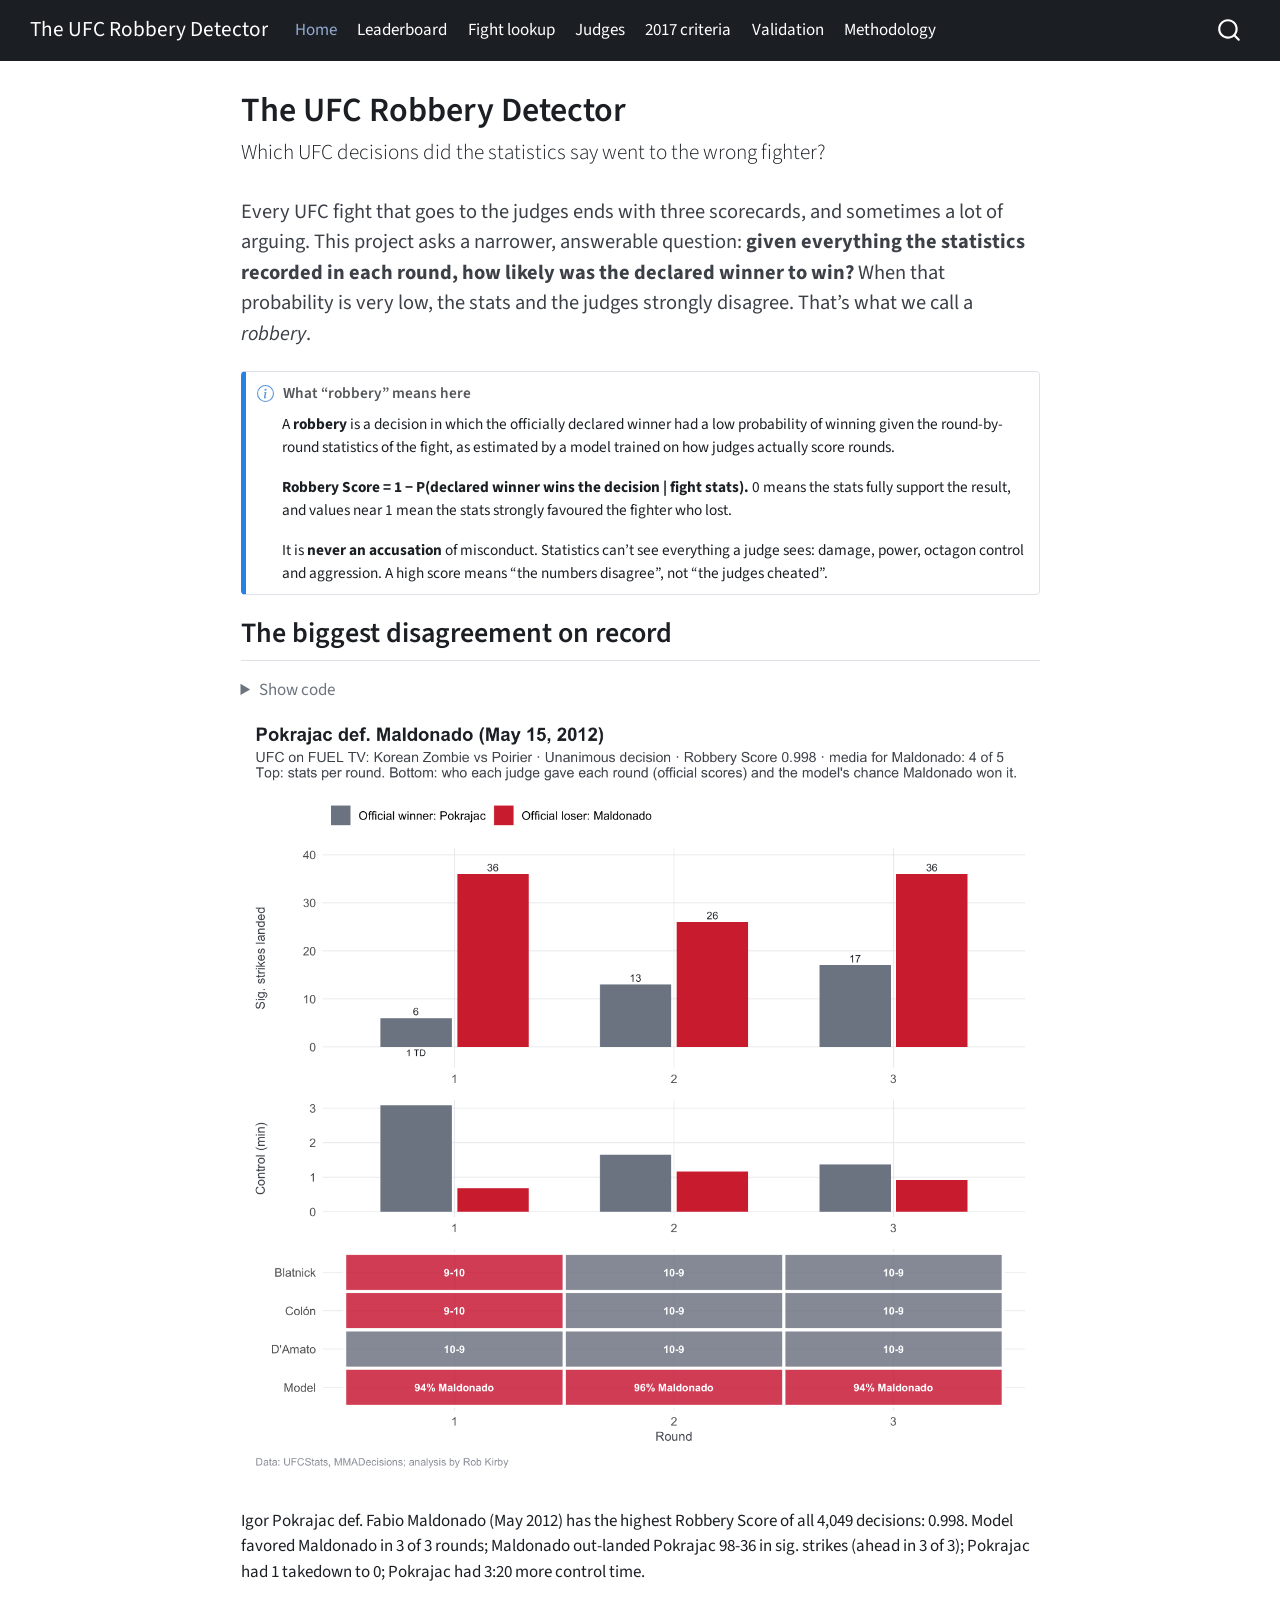
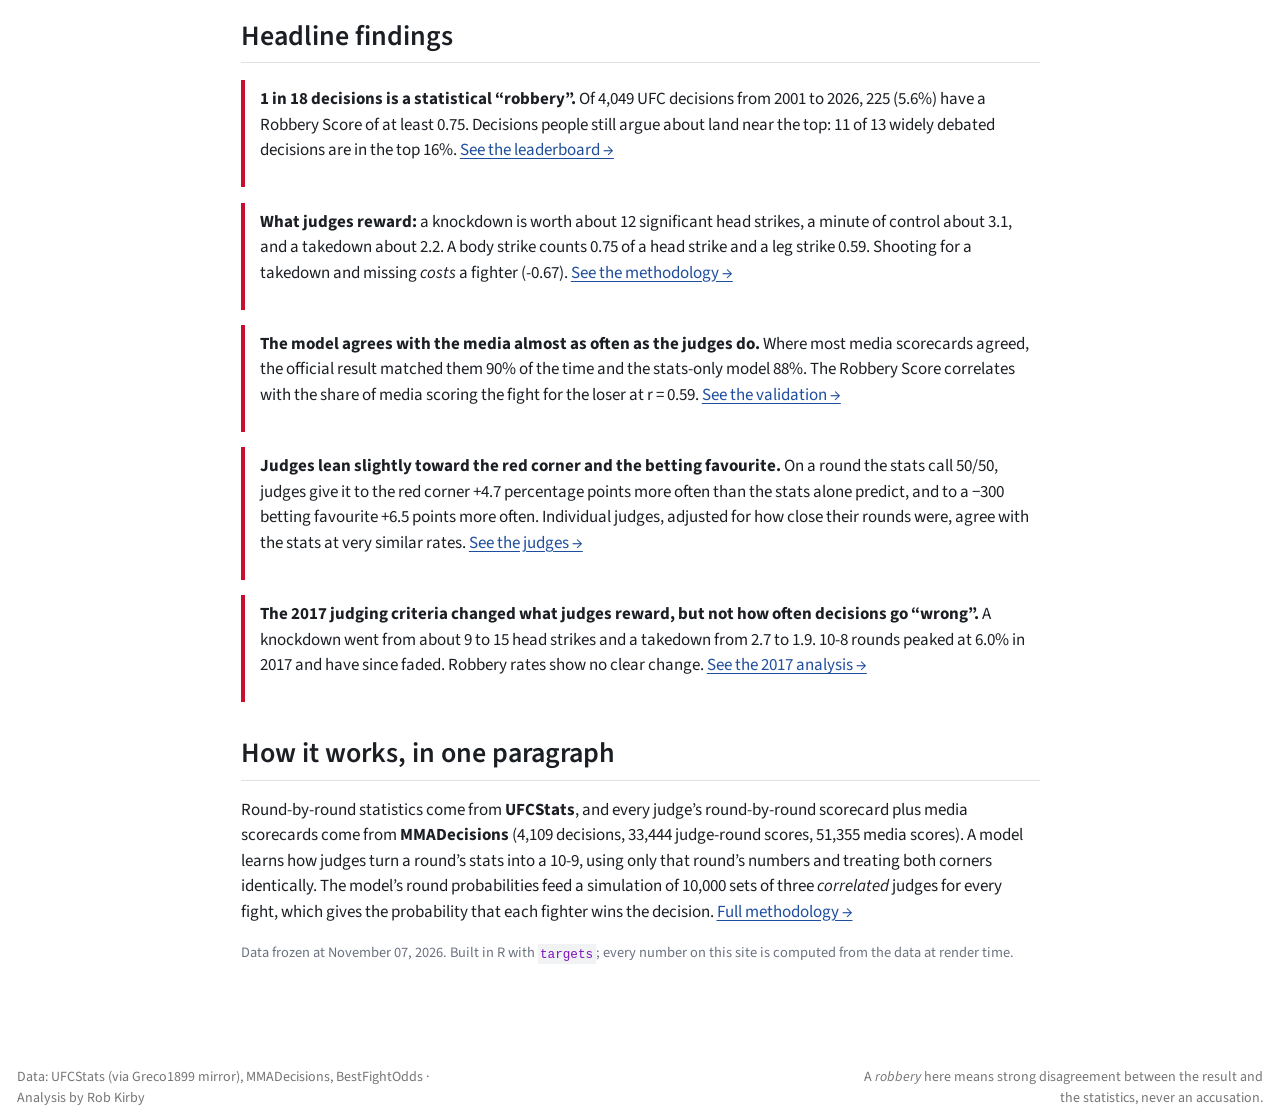
<file: docs/index.html>
<!DOCTYPE html>
<html xmlns="http://www.w3.org/1999/xhtml" lang="en" xml:lang="en"><head>

<meta charset="utf-8">
<meta name="generator" content="quarto-1.11.9">

<meta name="viewport" content="width=device-width, initial-scale=1.0, user-scalable=yes">


<title>The UFC Robbery Detector</title>
<style>
/* Default styles provided by pandoc.
** See https://pandoc.org/MANUAL.html#variables-for-html for config info.
*/
span.smallcaps{font-variant: small-caps;}
div.columns{display: flex; gap: 1.5em;}
div.column{flex: auto;}
@media screen {
div.columns{gap: min(4vw, 1.5em);}
div.column{overflow-x: auto;}
}
div.hanging-indent{margin-left: 1.5em; text-indent: -1.5em;}
ul.task-list{list-style: none;}
ul.task-list li input[type="checkbox"] {
  width: 0.8em;
  margin: 0 0.8em 0.2em -1em; /* quarto-specific, see https://github.com/quarto-dev/quarto-cli/issues/4556 */ 
  vertical-align: middle;
}
/* CSS for syntax highlighting */
html { -webkit-text-size-adjust: 100%; }
pre > code.sourceCode { white-space: pre; position: relative; }
pre > code.sourceCode > span { display: inline-block; line-height: 1.25; }
pre > code.sourceCode > span:empty { height: 1.2em; }
.sourceCode { overflow: visible; }
code.sourceCode > span { color: inherit; text-decoration: inherit; }
div.sourceCode { margin: 1em 0; }
pre.sourceCode { margin: 0; }
@media screen {
div.sourceCode { overflow: auto; }
}
@media print {
pre > code.sourceCode { white-space: pre-wrap; }
pre > code.sourceCode > span { text-indent: -5em; padding-left: 5em; }
}
pre.numberSource code
  { counter-reset: source-line 0; }
pre.numberSource code > span
  { position: relative; left: -4em; counter-increment: source-line; }
pre.numberSource code > span > a:first-child::before
  { content: counter(source-line);
    position: relative; left: -1em; text-align: right; vertical-align: baseline;
    border: none; display: inline-block;
    -webkit-touch-callout: none; -webkit-user-select: none;
    -khtml-user-select: none; -moz-user-select: none;
    -ms-user-select: none; user-select: none;
    padding: 0 4px; width: 4em;
  }
pre.numberSource { margin-left: 3em;  padding-left: 4px; }
div.sourceCode
  {   }
@media screen {
pre > code.sourceCode > span > a:first-child::before { text-decoration: underline; }
}
</style>


<script src="site_libs/quarto-nav/quarto-nav.js"></script>
<script src="site_libs/quarto-nav/headroom.min.js"></script>
<script src="site_libs/clipboard/clipboard.min.js"></script>
<script src="site_libs/quarto-search/autocomplete.umd.js"></script>
<script src="site_libs/quarto-search/fuse.min.js"></script>
<script src="site_libs/quarto-search/quarto-search.js"></script>
<meta name="quarto:offset" content="./">
<script src="site_libs/quarto-html/quarto.js" type="module"></script>
<script src="site_libs/quarto-html/tabsets/tabsets.js" type="module"></script>
<script src="site_libs/quarto-html/scrollable-regions/scrollable-regions.js" type="module"></script>
<script src="site_libs/quarto-html/popper.min.js"></script>
<script src="site_libs/quarto-html/tippy.umd.min.js"></script>
<script src="site_libs/quarto-html/anchor.min.js"></script>
<link href="site_libs/quarto-html/tippy.css" rel="stylesheet">
<link href="site_libs/quarto-html/quarto-syntax-highlighting-63b5708e65d6cd79cd7618c58d0c21e7.css" rel="stylesheet" id="quarto-text-highlighting-styles">
<script src="site_libs/bootstrap/bootstrap.min.js"></script>
<link href="site_libs/bootstrap/bootstrap-icons.css" rel="stylesheet">
<link href="site_libs/bootstrap/bootstrap-2d38182e6be079f75345b3a35d7b2d36.min.css" rel="stylesheet" append-hash="true" id="quarto-bootstrap" data-mode="light">
<script id="quarto-search-options" type="application/json">{
  "location": "navbar",
  "copy-button": false,
  "collapse-after": 3,
  "panel-placement": "end",
  "type": "overlay",
  "limit": 50,
  "keyboard-shortcut": [
    "f",
    "/",
    "s"
  ],
  "show-item-context": false,
  "language": {
    "search-no-results-text": "No results",
    "search-matching-documents-text": "matching documents",
    "search-copy-link-title": "Copy link to search",
    "search-hide-matches-text": "Hide additional matches",
    "search-more-match-text": "more match in this document",
    "search-more-matches-text": "more matches in this document",
    "search-clear-button-title": "Clear",
    "search-text-placeholder": "",
    "search-detached-cancel-button-title": "Cancel",
    "search-submit-button-title": "Submit",
    "search-label": "Search"
  }
}</script>
<style>html{ scroll-behavior: smooth; }</style>


</head>

<body class="nav-fixed fullcontent quarto-light"><a id="quarto-skip-link" class="visually-hidden-focusable" href="#quarto-document-content">Skip to main content</a>

<div id="quarto-search-results"></div>
  <header id="quarto-header" class="headroom fixed-top">
    <nav class="navbar navbar-expand-lg " data-bs-theme="dark" aria-label="Site">
      <div class="navbar-container container-fluid">
      <div class="navbar-brand-container mx-auto">
    <a class="navbar-brand" href="./index.html">
    <span class="navbar-title">The UFC Robbery Detector</span>
    </a>
  </div>
          <button class="navbar-toggler" type="button" data-bs-toggle="collapse" data-bs-target="#navbarCollapse" aria-controls="navbarCollapse" aria-expanded="false" aria-label="Toggle navigation" onclick="if (window.quartoToggleHeadroom) { window.quartoToggleHeadroom(); }">
  <span class="navbar-toggler-icon"></span>
</button>
          <div class="collapse navbar-collapse" id="navbarCollapse">
            <ul class="navbar-nav navbar-nav-scroll me-auto">
  <li class="nav-item">
    <a class="nav-link active" href="./index.html" aria-current="page"> 
<span class="menu-text">Home</span></a>
  </li>  
  <li class="nav-item">
    <a class="nav-link" href="./leaderboard.html"> 
<span class="menu-text">Leaderboard</span></a>
  </li>  
  <li class="nav-item">
    <a class="nav-link" href="./fight-lookup.html"> 
<span class="menu-text">Fight lookup</span></a>
  </li>  
  <li class="nav-item">
    <a class="nav-link" href="./judges.html"> 
<span class="menu-text">Judges</span></a>
  </li>  
  <li class="nav-item">
    <a class="nav-link" href="./criteria-2017.html"> 
<span class="menu-text">2017 criteria</span></a>
  </li>  
  <li class="nav-item">
    <a class="nav-link" href="./validation.html"> 
<span class="menu-text">Validation</span></a>
  </li>  
  <li class="nav-item">
    <a class="nav-link" href="./methodology.html"> 
<span class="menu-text">Methodology</span></a>
  </li>  
</ul>
          </div> <!-- /navcollapse -->
            <div class="quarto-navbar-tools">
</div>
            <div id="quarto-search" class="" title="Search"></div>
      </div> <!-- /container-fluid -->
    </nav>
</header>
<!-- content -->
<div id="quarto-content" class="quarto-container page-columns page-rows-contents page-layout-article page-navbar">
<!-- sidebar -->
<!-- margin-sidebar -->
    
<!-- main -->
<main class="content" id="quarto-document-content" tabindex="-1">

<header id="title-block-header" class="quarto-title-block default">
<div class="quarto-title">
<h1 class="title">The UFC Robbery Detector</h1>
<p class="subtitle lead">Which UFC decisions did the statistics say went to the wrong fighter?</p>
</div>



<div class="quarto-title-meta">

    
  
    
  </div>
  


</header>


<div class="lede">
<p>Every UFC fight that goes to the judges ends with three scorecards, and sometimes a lot of arguing. This project asks a narrower, answerable question: <strong>given everything the statistics recorded in each round, how likely was the declared winner to win?</strong> When that probability is very low, the stats and the judges strongly disagree. That’s what we call a <em>robbery</em>.</p>
</div>
<div class="callout callout-style-simple callout-note callout-titled">
<div class="callout-header d-flex align-content-center">
<div class="callout-icon-container">
<i class="callout-icon"></i>
</div>
<div class="callout-title-container flex-fill">
<span class="screen-reader-only">Note</span>What “robbery” means here
</div>
</div>
<div class="callout-body-container callout-body">
<p>A <strong>robbery</strong> is a decision in which the officially declared winner had a low probability of winning given the round-by-round statistics of the fight, as estimated by a model trained on how judges actually score rounds.</p>
<p><strong>Robbery Score = 1 − P(declared winner wins the decision | fight stats).</strong> 0 means the stats fully support the result, and values near 1 mean the stats strongly favoured the fighter who lost.</p>
<p>It is <strong>never an accusation</strong> of misconduct. Statistics can’t see everything a judge sees: damage, power, octagon control and aggression. A high score means “the numbers disagree”, not “the judges cheated”.</p>
</div>
</div>
<section id="the-biggest-disagreement-on-record" class="level2">
<h2 class="anchored" data-anchor-id="the-biggest-disagreement-on-record">The biggest disagreement on record</h2>
<div class="cell" data-layout-align="center">
<details class="code-fold">
<summary>Show code</summary>
<div class="code-copy-outer-scaffold"><div class="sourceCode cell-code" id="cb1"><pre class="sourceCode r code-with-copy"><code class="sourceCode r"><span id="cb1-1"><a href="#cb1-1" aria-hidden="true" tabindex="-1"></a><span class="fu">plot_fight_breakdown</span>(t1, <span class="fu">filter</span>(rounds, fight_url <span class="sc">==</span> t1<span class="sc">$</span>fight_url), <span class="fu">filter</span>(judges, fight_url <span class="sc">==</span> t1<span class="sc">$</span>fight_url))</span></code></pre></div><button title="Copy to Clipboard" class="code-copy-button"><i class="bi"></i></button></div>
</details>
<div class="cell-output-display">
<div class="quarto-figure quarto-figure-center">
<figure class="figure">
<p><img src="index_files/figure-html/signature-1.png" class="img-fluid quarto-figure quarto-figure-center figure-img" style="width:100.0%" alt="Round-by-round breakdown of the decision with the highest Robbery Score"></p>
</figure>
</div>
</div>
</div>
<p>Igor Pokrajac def. Fabio Maldonado (May 2012) has the highest Robbery Score of all 4,049 decisions: 0.998. Model favored Maldonado in 3 of 3 rounds; Maldonado out-landed Pokrajac 98-36 in sig. strikes (ahead in 3 of 3); Pokrajac had 1 takedown to 0; Pokrajac had 3:20 more control time.</p>
</section>
<section id="headline-findings" class="level2">
<h2 class="anchored" data-anchor-id="headline-findings">Headline findings</h2>
<div class="finding">
<p><strong>1 in 18 decisions is a statistical “robbery”.</strong> Of 4,049 UFC decisions from 2001 to 2026, 225 (5.6%) have a Robbery Score of at least 0.75. Decisions people still argue about land near the top: 11 of 13 widely debated decisions are in the top 16%. <a href="./leaderboard.html">See the leaderboard →</a></p>
</div>
<div class="finding">
<p><strong>What judges reward:</strong> a knockdown is worth about 12 significant head strikes, a minute of control about 3.1, and a takedown about 2.2. A body strike counts 0.75 of a head strike and a leg strike 0.59. Shooting for a takedown and missing <em>costs</em> a fighter (-0.67). <a href="./methodology.html#what-judges-reward">See the methodology →</a></p>
</div>
<div class="finding">
<p><strong>The model agrees with the media almost as often as the judges do.</strong> Where most media scorecards agreed, the official result matched them 90% of the time and the stats-only model 88%. The Robbery Score correlates with the share of media scoring the fight for the loser at r = 0.59. <a href="./validation.html">See the validation →</a></p>
</div>
<div class="finding">
<p><strong>Judges lean slightly toward the red corner and the betting favourite.</strong> On a round the stats call 50/50, judges give it to the red corner +4.7 percentage points more often than the stats alone predict, and to a −300 betting favourite +6.5 points more often. Individual judges, adjusted for how close their rounds were, agree with the stats at very similar rates. <a href="./judges.html">See the judges →</a></p>
</div>
<div class="finding">
<p><strong>The 2017 judging criteria changed what judges reward, but not how often decisions go “wrong”.</strong> A knockdown went from about 9 to 15 head strikes and a takedown from 2.7 to 1.9. 10-8 rounds peaked at 6.0% in 2017 and have since faded. Robbery rates show no clear change. <a href="./criteria-2017.html">See the 2017 analysis →</a></p>
</div>
</section>
<section id="how-it-works-in-one-paragraph" class="level2">
<h2 class="anchored" data-anchor-id="how-it-works-in-one-paragraph">How it works, in one paragraph</h2>
<p>Round-by-round statistics come from <strong>UFCStats</strong>, and every judge’s round-by-round scorecard plus media scorecards come from <strong>MMADecisions</strong> (4,109 decisions, 33,444 judge-round scores, 51,355 media scores). A model learns how judges turn a round’s stats into a 10-9, using only that round’s numbers and treating both corners identically. The model’s round probabilities feed a simulation of 10,000 sets of three <em>correlated</em> judges for every fight, which gives the probability that each fighter wins the decision. <a href="./methodology.html">Full methodology →</a></p>
<div class="small-note">
<p>Data frozen at November 07, 2026. Built in R with <code>targets</code>; every number on this site is computed from the data at render time.</p>
</div>


</section>

</main> <!-- /main -->
<script id="quarto-html-after-body" type="application/javascript">
  window.document.addEventListener("DOMContentLoaded", function (event) {
    const icon = "";
    const anchorJS = new window.AnchorJS();
    anchorJS.options = {
      placement: 'right',
      icon: icon
    };
    anchorJS.add('.anchored');
    const isCodeAnnotation = (el) => {
      for (const clz of el.classList) {
        if (clz.startsWith('code-annotation-')) {                     
          return true;
        }
      }
      return false;
    }
    const onCopySuccess = function(e) {
      // button target
      const button = e.trigger;
      // don't keep focus
      button.blur();
      // flash "checked"
      button.classList.add('code-copy-button-checked');
      var currentTitle = button.getAttribute("title");
      button.setAttribute("title", "Copied!");
      let tooltip;
      if (window.bootstrap) {
        button.setAttribute("data-bs-toggle", "tooltip");
        button.setAttribute("data-bs-placement", "left");
        button.setAttribute("data-bs-title", "Copied!");
        tooltip = new bootstrap.Tooltip(button, 
          { trigger: "manual", 
            customClass: "code-copy-button-tooltip",
            offset: [0, -8]});
        tooltip.show();    
      }
      setTimeout(function() {
        if (tooltip) {
          tooltip.hide();
          button.removeAttribute("data-bs-title");
          button.removeAttribute("data-bs-toggle");
          button.removeAttribute("data-bs-placement");
        }
        button.setAttribute("title", currentTitle);
        button.classList.remove('code-copy-button-checked');
      }, 1000);
      // clear code selection
      e.clearSelection();
    }
    const getTextToCopy = function(trigger) {
      const outerScaffold = trigger.parentElement.cloneNode(true);
      const codeEl = outerScaffold.querySelector('code');
      for (const childEl of codeEl.children) {
        if (isCodeAnnotation(childEl)) {
          childEl.remove();
        }
      }
      return codeEl.innerText;
    }
    const clipboard = new window.ClipboardJS('.code-copy-button:not([data-in-quarto-modal])', {
      text: getTextToCopy
    });
    clipboard.on('success', onCopySuccess);
    if (window.document.getElementById('quarto-embedded-source-code-modal')) {
      const clipboardModal = new window.ClipboardJS('.code-copy-button[data-in-quarto-modal]', {
        text: getTextToCopy,
        container: window.document.getElementById('quarto-embedded-source-code-modal')
      });
      clipboardModal.on('success', onCopySuccess);
    }
      var localhostRegex = new RegExp(/^(?:http|https):\/\/localhost\:?[0-9]*\//);
      var mailtoRegex = new RegExp(/^mailto:/);
        var filterRegex = new RegExp('/' + window.location.host + '/');
      const newWindowLabel = "(opens in a new tab)";
      const newWindowNoteId = "quarto-ext-newwindow-label";
      // Links reference one hidden label through aria-describedby, so the
      // announcement never changes their accessible name.
      var describeNewWindow = (link) => {
        if (!window.document.getElementById(newWindowNoteId)) {
          var newWindowNote = window.document.createElement("span");
          newWindowNote.id = newWindowNoteId;
          newWindowNote.hidden = true;
          newWindowNote.textContent = newWindowLabel;
          window.document.body.appendChild(newWindowNote);
        }
        var describedBy = (link.getAttribute("aria-describedby") || "").split(/\s+/).filter(Boolean);
        if (!describedBy.includes(newWindowNoteId)) {
          describedBy.push(newWindowNoteId);
          link.setAttribute("aria-describedby", describedBy.join(" "));
        }
      }
      var isInternal = (href) => {
          return filterRegex.test(href) || localhostRegex.test(href) || mailtoRegex.test(href);
      }
      // Inspect non-navigation links and adorn them if external
      window.quartoDecorateExternalLinks = function (root) {
     var links = (root || window.document).querySelectorAll('a[href]:not(.nav-link):not(.navbar-brand):not(.toc-action):not(.sidebar-link):not(.sidebar-item-toggle):not(.pagination-link):not(.no-external):not([aria-hidden]):not(.dropdown-item):not(.quarto-navigation-tool):not(.about-link)');
      for (var i=0; i<links.length; i++) {
        const link = links[i];
        if (!isInternal(link.href)) {
          // undo the damage that might have been done by quarto-nav.js in the case of
          // links that we want to consider external
          if (link.dataset.originalHref !== undefined) {
            link.href = link.dataset.originalHref;
          }
            // target, if specified
            link.setAttribute("target", "_blank");
            if (link.getAttribute("rel") === null) {
              link.setAttribute("rel", "noopener");
            }
            describeNewWindow(link);
          if (!link.classList.contains('no-external-icon')) {
          }
        }
      }
      };
      window.quartoDecorateExternalLinks(window.document);
    // Esc closes the popup (WCAG 1.4.13) and focus leaving both trigger and
    // popup closes it (WCAG 2.4.11); tippy handles neither for interactive popups.
    const hideOnEscAndFocusOut = {
      name: 'hideOnEscAndFocusOut',
      defaultValue: true,
      fn(instance) {
        const dismiss = () => {
          // A show scheduled by the trigger delay would otherwise reopen it
          instance.clearDelayTimeouts();
          instance.hide();
        };
        const onKeyDown = (event) => {
          if (event.key !== 'Escape') {
            return;
          }
          // Keep Esc from also reaching page handlers (e.g. reveal.js overview),
          // except an open reveal.js slide menu, which Esc should close too.
          // The menu handles keys only when its keyboard option is on.
          const menuHandlesEsc = window.Reveal?.getPlugin?.('menu')?.isOpen() &&
            window.Reveal.getConfig().menu?.keyboard !== false;
          if (!menuHandlesEsc) {
            event.stopPropagation();
          }
          if (instance.popper.contains(window.document.activeElement)) {
            // Disabled while refocusing so the focus trigger does not reopen it
            instance.disable();
            instance.reference.focus();
            instance.enable();
          }
          dismiss();
        };
        const onFocusOut = (event) => {
          const target = event.relatedTarget;
          if (target && !instance.reference.contains(target) &&
              !instance.popper.contains(target)) {
            dismiss();
          }
        };
        // On the trigger too: a click trigger (code-annotations: select) has no
        // blur handling. Attached for the instance's lifetime so leaving the
        // trigger also cancels a show still pending on the trigger delay.
        instance.reference.addEventListener('focusout', onFocusOut);
        return {
          onShow() {
            window.document.addEventListener('keydown', onKeyDown, true);
            instance.popper.addEventListener('focusout', onFocusOut);
          },
          onHide() {
            window.document.removeEventListener('keydown', onKeyDown, true);
            instance.popper.removeEventListener('focusout', onFocusOut);
          },
          onDestroy() {
            instance.reference.removeEventListener('focusout', onFocusOut);
          },
        };
      },
    };
    function tippyHover(el, contentFn, onTriggerFn, onUntriggerFn) {
      const config = {
        allowHTML: true,
        maxWidth: 500,
        delay: 100,
        arrow: false,
        appendTo: function(el) {
            return el.parentElement;
        },
        interactive: true,
        interactiveBorder: 10,
        theme: 'quarto',
        placement: 'bottom-start',
        plugins: [hideOnEscAndFocusOut],
      };
      if (contentFn) {
        config.content = contentFn;
      }
      if (onTriggerFn) {
        config.onTrigger = onTriggerFn;
      }
      if (onUntriggerFn) {
        config.onUntrigger = onUntriggerFn;
      }
      window.tippy(el, config); 
    }
    const noterefs = window.document.querySelectorAll('a[role="doc-noteref"]');
    for (var i=0; i<noterefs.length; i++) {
      const ref = noterefs[i];
      tippyHover(ref, function() {
        // use id or data attribute instead here
        let href = ref.getAttribute('data-footnote-href') || ref.getAttribute('href');
        try { href = new URL(href).hash; } catch {}
        const id = href.replace(/^#\/?/, "");
        const note = window.document.getElementById(id);
        if (note) {
          return note.innerHTML;
        } else {
          return "";
        }
      });
    }
    const xrefs = window.document.querySelectorAll('a.quarto-xref');
    const processXRef = (id, note) => {
      // Strip column container classes
      const stripColumnClz = (el) => {
        el.classList.remove("page-full", "page-columns");
        if (el.children) {
          for (const child of el.children) {
            stripColumnClz(child);
          }
        }
      }
      stripColumnClz(note)
      if (id === null || id.startsWith('sec-')) {
        // Special case sections, only their first couple elements
        const container = document.createElement("div");
        if (note.children && note.children.length > 2) {
          container.appendChild(note.children[0].cloneNode(true));
          for (let i = 1; i < note.children.length; i++) {
            const child = note.children[i];
            if (child.tagName === "P" && child.innerText === "") {
              continue;
            } else {
              container.appendChild(child.cloneNode(true));
              break;
            }
          }
          if (window.Quarto?.typesetMath) {
            window.Quarto.typesetMath(container);
          }
          return container.innerHTML
        } else {
          if (window.Quarto?.typesetMath) {
            window.Quarto.typesetMath(note);
          }
          return note.innerHTML;
        }
      } else {
        // Remove any anchor links if they are present
        const anchorLink = note.querySelector('a.anchorjs-link');
        if (anchorLink) {
          anchorLink.remove();
        }
        if (window.Quarto?.typesetMath) {
          window.Quarto.typesetMath(note);
        }
        if (note.classList.contains("callout")) {
          return note.outerHTML;
        } else {
          return note.innerHTML;
        }
      }
    }
    for (var i=0; i<xrefs.length; i++) {
      const xref = xrefs[i];
      tippyHover(xref, undefined, function(instance) {
        instance.disable();
        let url = xref.getAttribute('href');
        let hash = undefined; 
        if (url.startsWith('#')) {
          hash = url;
        } else {
          try { hash = new URL(url).hash; } catch {}
        }
        if (hash) {
          const id = hash.replace(/^#\/?/, "");
          const note = window.document.getElementById(id);
          if (note !== null) {
            try {
              const html = processXRef(id, note.cloneNode(true));
              instance.setContent(html);
            } finally {
              instance.enable();
              instance.show();
            }
          } else {
            // See if we can fetch this
            fetch(url.split('#')[0])
            .then(res => res.text())
            .then(html => {
              const parser = new DOMParser();
              const htmlDoc = parser.parseFromString(html, "text/html");
              const note = htmlDoc.getElementById(id);
              if (note !== null) {
                const html = processXRef(id, note);
                instance.setContent(html);
              } 
            }).finally(() => {
              instance.enable();
              instance.show();
            });
          }
        } else {
          // See if we can fetch a full url (with no hash to target)
          // This is a special case and we should probably do some content thinning / targeting
          fetch(url)
          .then(res => res.text())
          .then(html => {
            const parser = new DOMParser();
            const htmlDoc = parser.parseFromString(html, "text/html");
            const note = htmlDoc.querySelector('main.content');
            if (note !== null) {
              // This should only happen for chapter cross references
              // (since there is no id in the URL)
              // remove the first header
              if (note.children.length > 0 && note.children[0].tagName === "HEADER") {
                note.children[0].remove();
              }
              const html = processXRef(null, note);
              instance.setContent(html);
            } 
          }).finally(() => {
            instance.enable();
            instance.show();
          });
        }
      }, function(instance) {
      });
    }
        let selectedAnnoteEl;
        const selectorForAnnotation = ( cell, annotation) => {
          let cellAttr = 'data-code-cell="' + cell + '"';
          let lineAttr = 'data-code-annotation="' +  annotation + '"';
          const selector = 'span[' + cellAttr + '][' + lineAttr + ']';
          return selector;
        }
        const selectCodeLines = (annoteEl) => {
          const doc = window.document;
          const targetCell = annoteEl.getAttribute("data-target-cell");
          const targetAnnotation = annoteEl.getAttribute("data-target-annotation");
          const annoteSpan = window.document.querySelector(selectorForAnnotation(targetCell, targetAnnotation));
          const lines = annoteSpan.getAttribute("data-code-lines").split(",");
          const lineIds = lines.map((line) => {
            return targetCell + "-" + line;
          })
          // Each band is positioned against its own containing block, which is
          // not the offsetParent of the lines, so place it from client rects.
          const placeBand = (band, firstEl, lastEl, codeBlock) => {
            const container = band.offsetParent;
            if (container === null) {
              return;
            }
            const containerRect = container.getBoundingClientRect();
            // Reveal.js scales slides with a transform, so convert client
            // pixels back to the CSS pixels of the container.
            const scale = containerRect.height / container.offsetHeight || 1;
            const firstRect = firstEl.getBoundingClientRect();
            const lastRect = lastEl.getBoundingClientRect();
            const top = (firstRect.top - containerRect.top) / scale - container.clientTop + container.scrollTop;
            const height = (lastRect.bottom - firstRect.top) / scale;
            band.style.top = top - 2 + "px";
            band.style.height = height + 4 + "px";
            if (codeBlock) {
              // Without the copy button wrapper, the containing block is wider
              // than the code block, so span the code block explicitly.
              const blockRect = codeBlock.getBoundingClientRect();
              band.style.left = (blockRect.left - containerRect.left) / scale - container.clientLeft + container.scrollLeft + "px";
              band.style.width = blockRect.width / scale + "px";
            }
          };
          if (lineIds.length > 0) {
            const el = window.document.getElementById(lineIds[0]);
            const lastEl = window.document.getElementById(lineIds[lineIds.length - 1]);
            const parent = el.parentElement.parentElement;
            // cook up a div (if necessary) and position it
            let div = window.document.getElementById("code-annotation-line-highlight");
            if (div === null) {
              div = window.document.createElement("div");
              div.setAttribute("id", "code-annotation-line-highlight");
              div.style.position = 'absolute';
              parent.appendChild(div);
            }
            placeBand(div, el, lastEl, parent.closest("div.sourceCode") || parent);
            let gutterDiv = window.document.getElementById("code-annotation-line-highlight-gutter");
            if (gutterDiv === null) {
              gutterDiv = window.document.createElement("div");
              gutterDiv.setAttribute("id", "code-annotation-line-highlight-gutter");
              gutterDiv.style.position = 'absolute';
              const codeCell = window.document.getElementById(targetCell);
              const gutter = codeCell.querySelector('.code-annotation-gutter');
              gutter.appendChild(gutterDiv);
            }
            placeBand(gutterDiv, el, lastEl);
            selectedAnnoteEl = annoteEl;
          }
        };
        const unselectCodeLines = () => {
          const elementsIds = ["code-annotation-line-highlight", "code-annotation-line-highlight-gutter"];
          elementsIds.forEach((elId) => {
            const div = window.document.getElementById(elId);
            if (div) {
              div.remove();
            }
          });
          selectedAnnoteEl = undefined;
        };
          // Handle positioning of the toggle
      window.addEventListener(
        "resize",
        throttle(() => {
          elRect = undefined;
          if (selectedAnnoteEl) {
            selectCodeLines(selectedAnnoteEl);
          }
        }, 10)
      );
      function throttle(fn, ms) {
      let throttle = false;
      let timer;
        return (...args) => {
          if(!throttle) { // first call gets through
              fn.apply(this, args);
              throttle = true;
          } else { // all the others get throttled
              if(timer) clearTimeout(timer); // cancel #2
              timer = setTimeout(() => {
                fn.apply(this, args);
                timer = throttle = false;
              }, ms);
          }
        };
      }
        // Attach click handler to the DT
        const annoteDls = window.document.querySelectorAll('dt[data-target-cell]');
        for (const annoteDlNode of annoteDls) {
          annoteDlNode.addEventListener('click', (event) => {
            const clickedEl = event.target;
            if (clickedEl !== selectedAnnoteEl) {
              unselectCodeLines();
              const activeEl = window.document.querySelector('dt[data-target-cell].code-annotation-active');
              if (activeEl) {
                activeEl.classList.remove('code-annotation-active');
              }
              selectCodeLines(clickedEl);
              clickedEl.classList.add('code-annotation-active');
            } else {
              // Unselect the line
              unselectCodeLines();
              clickedEl.classList.remove('code-annotation-active');
            }
          });
        }
    const findCites = (el) => {
      const parentEl = el.parentElement;
      if (parentEl) {
        const cites = parentEl.dataset.cites;
        if (cites) {
          return {
            el,
            cites: cites.split(' ')
          };
        } else {
          return findCites(el.parentElement)
        }
      } else {
        return undefined;
      }
    };
    var bibliorefs = window.document.querySelectorAll('a[role="doc-biblioref"]');
    for (var i=0; i<bibliorefs.length; i++) {
      const ref = bibliorefs[i];
      const citeInfo = findCites(ref);
      if (citeInfo) {
        tippyHover(citeInfo.el, function() {
          var popup = window.document.createElement('div');
          citeInfo.cites.forEach(function(cite) {
            var citeDiv = window.document.createElement('div');
            citeDiv.classList.add('hanging-indent');
            citeDiv.classList.add('csl-entry');
            var biblioDiv = window.document.getElementById('ref-' + cite);
            if (biblioDiv) {
              citeDiv.innerHTML = biblioDiv.innerHTML;
            }
            popup.appendChild(citeDiv);
          });
          return popup.innerHTML;
        });
      }
    }
  });
  </script>
  <script type="application/javascript">
  window.quartoScrollableRegionsLabels = {"code":"Scrollable code","output":"Scrollable output"};
  </script>
</div> <!-- /content -->
<footer class="footer">
  <div class="nav-footer">
    <div class="nav-footer-left">
<p>Data: UFCStats (via Greco1899 mirror), MMADecisions, BestFightOdds · Analysis by Rob Kirby</p>
</div>   
    <div class="nav-footer-center">
      &nbsp;
    </div>
    <div class="nav-footer-right">
<p>A <em>robbery</em> here means strong disagreement between the result and the statistics, never an accusation.</p>
</div>
  </div>
</footer>




<script src="site_libs/quarto-html/zenscroll-min.js"></script>
</body></html>
</file>
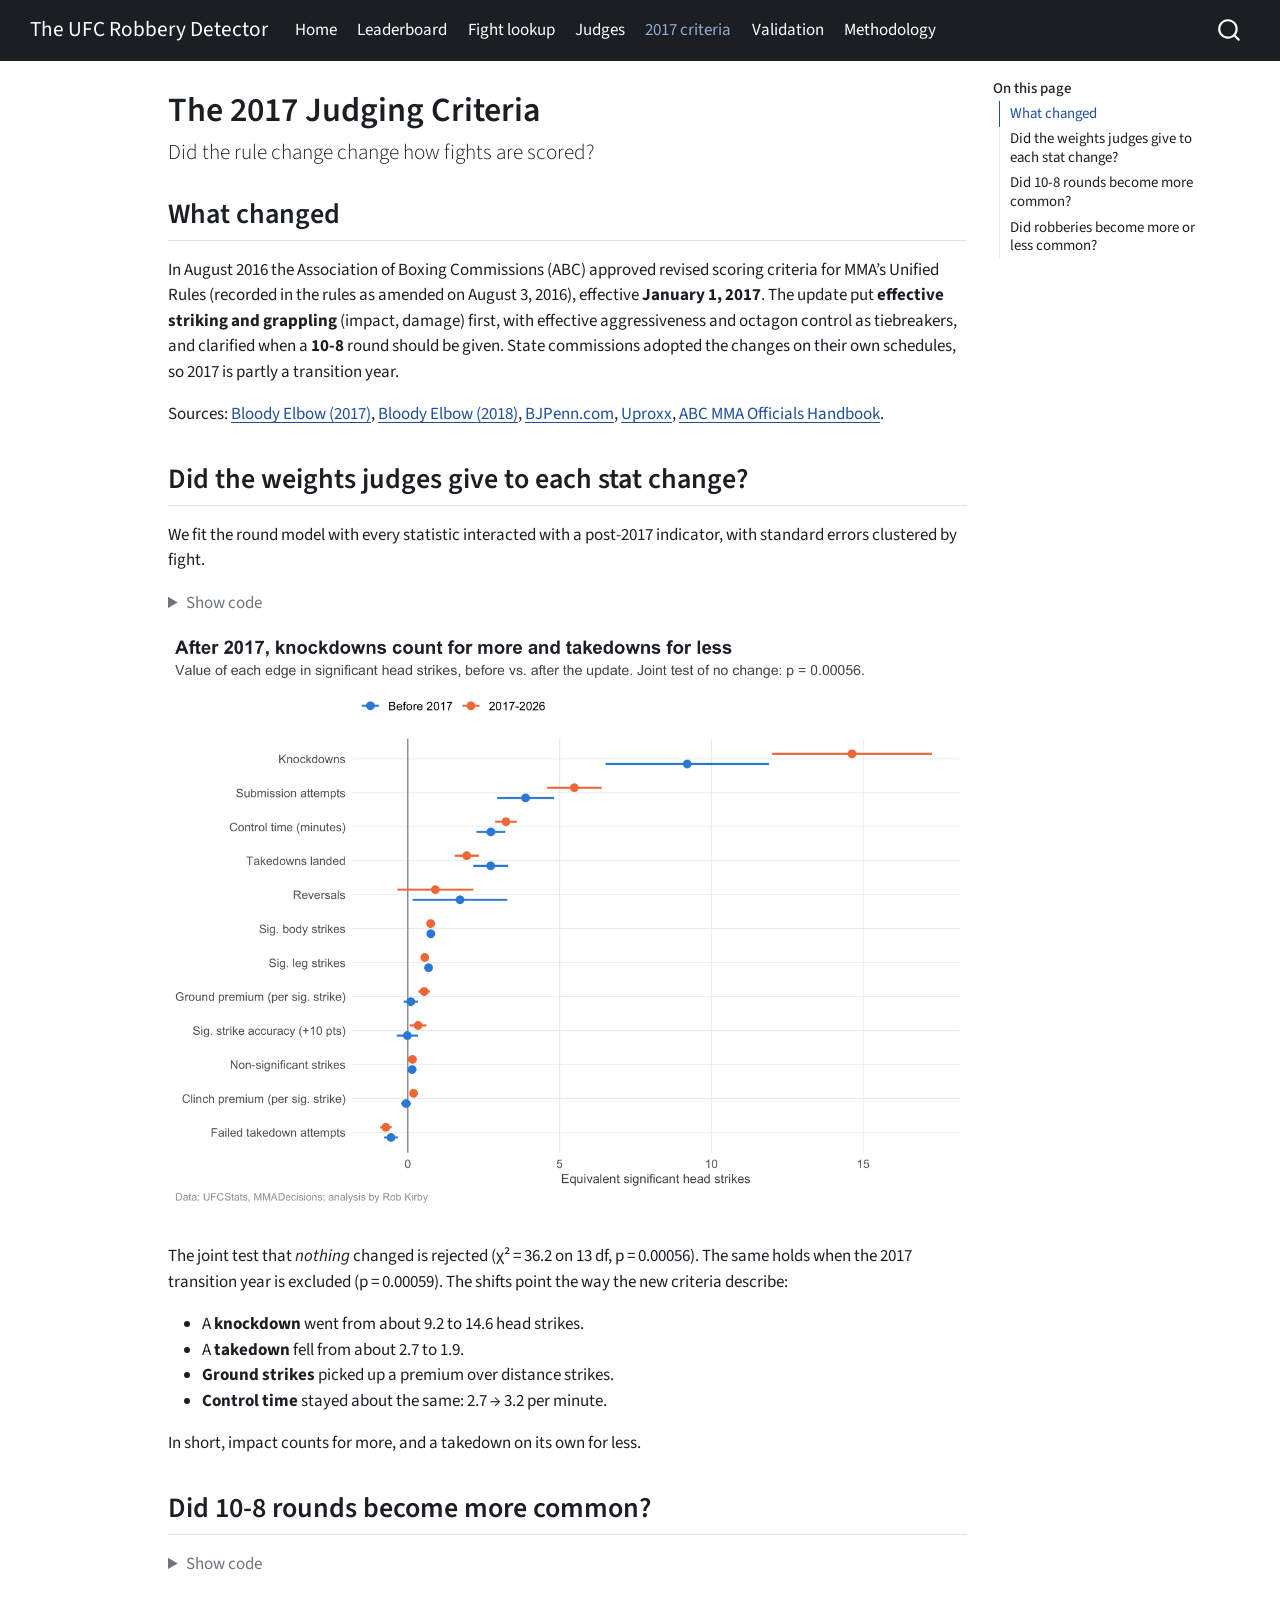
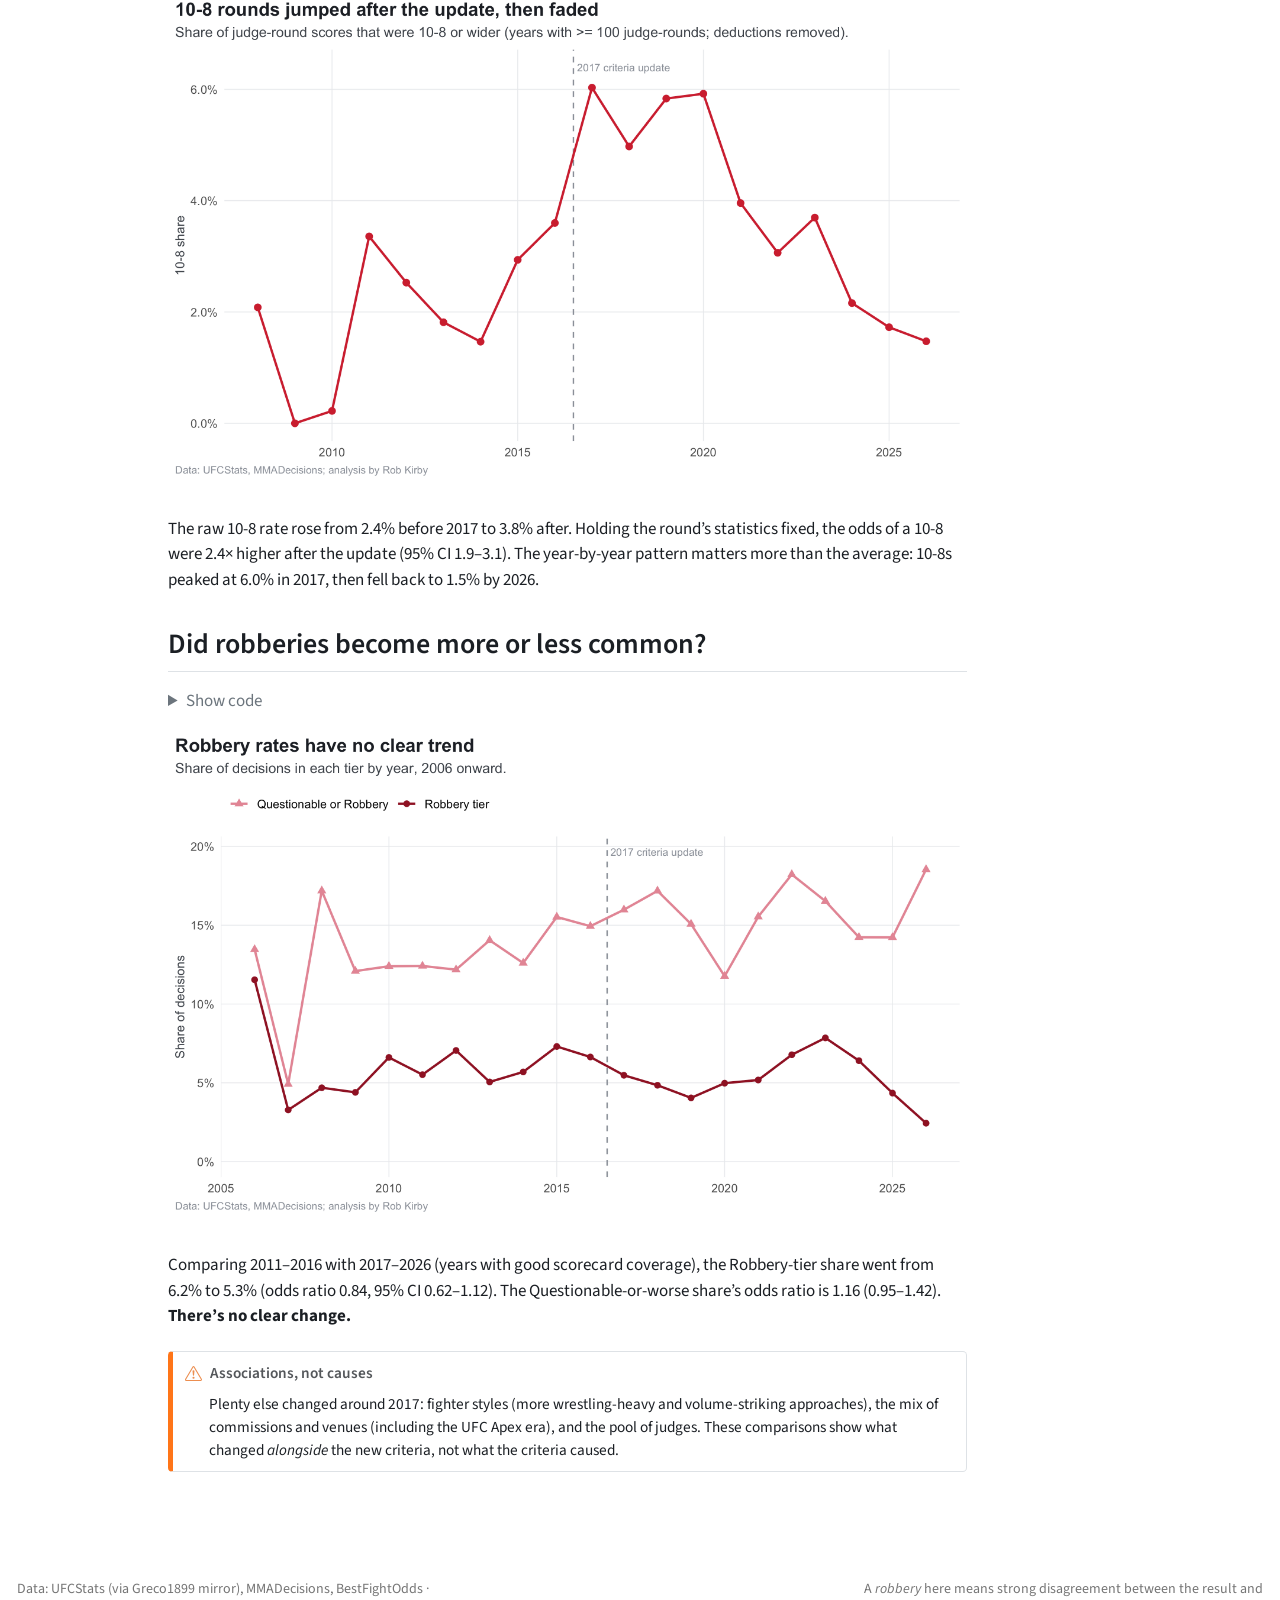
<file: docs/criteria-2017.html>
<!DOCTYPE html>
<html xmlns="http://www.w3.org/1999/xhtml" lang="en" xml:lang="en"><head>

<meta charset="utf-8">
<meta name="generator" content="quarto-1.11.9">

<meta name="viewport" content="width=device-width, initial-scale=1.0, user-scalable=yes">


<title>The 2017 Judging Criteria – The UFC Robbery Detector</title>
<style>
/* Default styles provided by pandoc.
** See https://pandoc.org/MANUAL.html#variables-for-html for config info.
*/
span.smallcaps{font-variant: small-caps;}
div.columns{display: flex; gap: 1.5em;}
div.column{flex: auto;}
@media screen {
div.columns{gap: min(4vw, 1.5em);}
div.column{overflow-x: auto;}
}
div.hanging-indent{margin-left: 1.5em; text-indent: -1.5em;}
ul.task-list{list-style: none;}
ul.task-list li input[type="checkbox"] {
  width: 0.8em;
  margin: 0 0.8em 0.2em -1em; /* quarto-specific, see https://github.com/quarto-dev/quarto-cli/issues/4556 */ 
  vertical-align: middle;
}
/* CSS for syntax highlighting */
html { -webkit-text-size-adjust: 100%; }
pre > code.sourceCode { white-space: pre; position: relative; }
pre > code.sourceCode > span { display: inline-block; line-height: 1.25; }
pre > code.sourceCode > span:empty { height: 1.2em; }
.sourceCode { overflow: visible; }
code.sourceCode > span { color: inherit; text-decoration: inherit; }
div.sourceCode { margin: 1em 0; }
pre.sourceCode { margin: 0; }
@media screen {
div.sourceCode { overflow: auto; }
}
@media print {
pre > code.sourceCode { white-space: pre-wrap; }
pre > code.sourceCode > span { text-indent: -5em; padding-left: 5em; }
}
pre.numberSource code
  { counter-reset: source-line 0; }
pre.numberSource code > span
  { position: relative; left: -4em; counter-increment: source-line; }
pre.numberSource code > span > a:first-child::before
  { content: counter(source-line);
    position: relative; left: -1em; text-align: right; vertical-align: baseline;
    border: none; display: inline-block;
    -webkit-touch-callout: none; -webkit-user-select: none;
    -khtml-user-select: none; -moz-user-select: none;
    -ms-user-select: none; user-select: none;
    padding: 0 4px; width: 4em;
  }
pre.numberSource { margin-left: 3em;  padding-left: 4px; }
div.sourceCode
  {   }
@media screen {
pre > code.sourceCode > span > a:first-child::before { text-decoration: underline; }
}
</style>


<script src="site_libs/quarto-nav/quarto-nav.js"></script>
<script src="site_libs/quarto-nav/headroom.min.js"></script>
<script src="site_libs/clipboard/clipboard.min.js"></script>
<script src="site_libs/quarto-search/autocomplete.umd.js"></script>
<script src="site_libs/quarto-search/fuse.min.js"></script>
<script src="site_libs/quarto-search/quarto-search.js"></script>
<meta name="quarto:offset" content="./">
<script src="site_libs/quarto-html/quarto.js" type="module"></script>
<script src="site_libs/quarto-html/tabsets/tabsets.js" type="module"></script>
<script src="site_libs/quarto-html/scrollable-regions/scrollable-regions.js" type="module"></script>
<script src="site_libs/quarto-html/popper.min.js"></script>
<script src="site_libs/quarto-html/tippy.umd.min.js"></script>
<script src="site_libs/quarto-html/anchor.min.js"></script>
<link href="site_libs/quarto-html/tippy.css" rel="stylesheet">
<link href="site_libs/quarto-html/quarto-syntax-highlighting-63b5708e65d6cd79cd7618c58d0c21e7.css" rel="stylesheet" id="quarto-text-highlighting-styles">
<script src="site_libs/bootstrap/bootstrap.min.js"></script>
<link href="site_libs/bootstrap/bootstrap-icons.css" rel="stylesheet">
<link href="site_libs/bootstrap/bootstrap-2d38182e6be079f75345b3a35d7b2d36.min.css" rel="stylesheet" append-hash="true" id="quarto-bootstrap" data-mode="light">
<script id="quarto-search-options" type="application/json">{
  "location": "navbar",
  "copy-button": false,
  "collapse-after": 3,
  "panel-placement": "end",
  "type": "overlay",
  "limit": 50,
  "keyboard-shortcut": [
    "f",
    "/",
    "s"
  ],
  "show-item-context": false,
  "language": {
    "search-no-results-text": "No results",
    "search-matching-documents-text": "matching documents",
    "search-copy-link-title": "Copy link to search",
    "search-hide-matches-text": "Hide additional matches",
    "search-more-match-text": "more match in this document",
    "search-more-matches-text": "more matches in this document",
    "search-clear-button-title": "Clear",
    "search-text-placeholder": "",
    "search-detached-cancel-button-title": "Cancel",
    "search-submit-button-title": "Submit",
    "search-label": "Search"
  }
}</script>
<style>html{ scroll-behavior: smooth; }</style>


</head>

<body class="nav-fixed quarto-light"><a id="quarto-skip-link" class="visually-hidden-focusable" href="#quarto-document-content">Skip to main content</a>

<div id="quarto-search-results"></div>
  <header id="quarto-header" class="headroom fixed-top">
    <nav class="navbar navbar-expand-lg " data-bs-theme="dark" aria-label="Site">
      <div class="navbar-container container-fluid">
      <div class="navbar-brand-container mx-auto">
    <a class="navbar-brand" href="./index.html">
    <span class="navbar-title">The UFC Robbery Detector</span>
    </a>
  </div>
          <button class="navbar-toggler" type="button" data-bs-toggle="collapse" data-bs-target="#navbarCollapse" aria-controls="navbarCollapse" aria-expanded="false" aria-label="Toggle navigation" onclick="if (window.quartoToggleHeadroom) { window.quartoToggleHeadroom(); }">
  <span class="navbar-toggler-icon"></span>
</button>
          <div class="collapse navbar-collapse" id="navbarCollapse">
            <ul class="navbar-nav navbar-nav-scroll me-auto">
  <li class="nav-item">
    <a class="nav-link" href="./index.html"> 
<span class="menu-text">Home</span></a>
  </li>  
  <li class="nav-item">
    <a class="nav-link" href="./leaderboard.html"> 
<span class="menu-text">Leaderboard</span></a>
  </li>  
  <li class="nav-item">
    <a class="nav-link" href="./fight-lookup.html"> 
<span class="menu-text">Fight lookup</span></a>
  </li>  
  <li class="nav-item">
    <a class="nav-link" href="./judges.html"> 
<span class="menu-text">Judges</span></a>
  </li>  
  <li class="nav-item">
    <a class="nav-link active" href="./criteria-2017.html" aria-current="page"> 
<span class="menu-text">2017 criteria</span></a>
  </li>  
  <li class="nav-item">
    <a class="nav-link" href="./validation.html"> 
<span class="menu-text">Validation</span></a>
  </li>  
  <li class="nav-item">
    <a class="nav-link" href="./methodology.html"> 
<span class="menu-text">Methodology</span></a>
  </li>  
</ul>
          </div> <!-- /navcollapse -->
            <div class="quarto-navbar-tools">
</div>
            <div id="quarto-search" class="" title="Search"></div>
      </div> <!-- /container-fluid -->
    </nav>
</header>
<!-- content -->
<div id="quarto-content" class="quarto-container page-columns page-rows-contents page-layout-article page-navbar">
<!-- sidebar -->
<!-- margin-sidebar -->
    <div id="quarto-margin-sidebar" class="sidebar margin-sidebar">
        <nav id="TOC" role="doc-toc" aria-labelledby="toc-title" class="toc-active">
    <h2 id="toc-title">On this page</h2>
   
  <ul class="collapse">
  <li><a href="#what-changed" id="toc-what-changed" class="nav-link active" data-scroll-target="#what-changed">What changed</a></li>
  <li><a href="#did-the-weights-judges-give-to-each-stat-change" id="toc-did-the-weights-judges-give-to-each-stat-change" class="nav-link" data-scroll-target="#did-the-weights-judges-give-to-each-stat-change">Did the weights judges give to each stat change?</a></li>
  <li><a href="#did-10-8-rounds-become-more-common" id="toc-did-10-8-rounds-become-more-common" class="nav-link" data-scroll-target="#did-10-8-rounds-become-more-common">Did 10-8 rounds become more common?</a></li>
  <li><a href="#did-robberies-become-more-or-less-common" id="toc-did-robberies-become-more-or-less-common" class="nav-link" data-scroll-target="#did-robberies-become-more-or-less-common">Did robberies become more or less common?</a></li>
  </ul>
</nav>
    </div>
<!-- main -->
<main class="content" id="quarto-document-content" tabindex="-1">

<header id="title-block-header" class="quarto-title-block default">
<div class="quarto-title">
<h1 class="title">The 2017 Judging Criteria</h1>
<p class="subtitle lead">Did the rule change change how fights are scored?</p>
</div>



<div class="quarto-title-meta">

    
  
    
  </div>
  


</header>


<section id="what-changed" class="level2">
<h2 class="anchored" data-anchor-id="what-changed">What changed</h2>
<p>In August 2016 the Association of Boxing Commissions (ABC) approved revised scoring criteria for MMA’s Unified Rules (recorded in the rules as amended on August 3, 2016), effective <strong>January 1, 2017</strong>. The update put <strong>effective striking and grappling</strong> (impact, damage) first, with effective aggressiveness and octagon control as tiebreakers, and clarified when a <strong>10-8</strong> round should be given. State commissions adopted the changes on their own schedules, so 2017 is partly a transition year.</p>
<p>Sources: <a href="https://bloodyelbow.com/2017/01/02/2017-unified-rules-10-8-judging-criteria-explained-hinds-bell-mma-interview">Bloody Elbow (2017)</a>, <a href="https://bloodyelbow.com/2018/02/01/be-analytics-crunching-numbers-2017-10-8-judging-scoring-criteria-ufc-mma-editorial">Bloody Elbow (2018)</a>, <a href="https://bjpenn.com/mma-news/mma-judging-criteria/new-mma-judging-criteria-finalized-implemented-2017">BJPenn.com</a>, <a href="https://uproxx.com/?p=1706043">Uproxx</a>, <a href="https://abcboxing.com/wp-content/uploads/2025/02/ABC-MMA-Officials-Handbook.pdf">ABC MMA Officials Handbook</a>.</p>
</section>
<section id="did-the-weights-judges-give-to-each-stat-change" class="level2">
<h2 class="anchored" data-anchor-id="did-the-weights-judges-give-to-each-stat-change">Did the weights judges give to each stat change?</h2>
<p>We fit the round model with every statistic interacted with a post-2017 indicator, with standard errors clustered by fight.</p>
<div class="cell" data-layout-align="center">
<details class="code-fold">
<summary>Show code</summary>
<div class="code-copy-outer-scaffold"><div class="sourceCode cell-code" id="cb1"><pre class="sourceCode r code-with-copy"><code class="sourceCode r"><span id="cb1-1"><a href="#cb1-1" aria-hidden="true" tabindex="-1"></a><span class="fu">plot_criteria_weights</span>(cr, labs_map, <span class="fu">fx</span>(<span class="st">"criteria_wald_p"</span>))</span></code></pre></div><button title="Copy to Clipboard" class="code-copy-button"><i class="bi"></i></button></div>
</details>
<div class="cell-output-display">
<div class="quarto-figure quarto-figure-center">
<figure class="figure">
<p><img src="criteria-2017_files/figure-html/weights-1.png" class="img-fluid quarto-figure quarto-figure-center figure-img" style="width:100.0%"></p>
</figure>
</div>
</div>
</div>
<p>The joint test that <em>nothing</em> changed is rejected (χ² = 36.2 on 13 df, p = 0.00056). The same holds when the 2017 transition year is excluded (p = 0.00059). The shifts point the way the new criteria describe:</p>
<ul>
<li>A <strong>knockdown</strong> went from about 9.2 to 14.6 head strikes.</li>
<li>A <strong>takedown</strong> fell from about 2.7 to 1.9.</li>
<li><strong>Ground strikes</strong> picked up a premium over distance strikes.</li>
<li><strong>Control time</strong> stayed about the same: 2.7 → 3.2 per minute.</li>
</ul>
<p>In short, impact counts for more, and a takedown on its own for less.</p>
</section>
<section id="did-10-8-rounds-become-more-common" class="level2">
<h2 class="anchored" data-anchor-id="did-10-8-rounds-become-more-common">Did 10-8 rounds become more common?</h2>
<div class="cell" data-layout-align="center">
<details class="code-fold">
<summary>Show code</summary>
<div class="code-copy-outer-scaffold"><div class="sourceCode cell-code" id="cb2"><pre class="sourceCode r code-with-copy"><code class="sourceCode r"><span id="cb2-1"><a href="#cb2-1" aria-hidden="true" tabindex="-1"></a><span class="fu">plot_ten_eight</span>(te)</span></code></pre></div><button title="Copy to Clipboard" class="code-copy-button"><i class="bi"></i></button></div>
</details>
<div class="cell-output-display">
<div class="quarto-figure quarto-figure-center">
<figure class="figure">
<p><img src="criteria-2017_files/figure-html/ten-eight-1.png" class="img-fluid quarto-figure quarto-figure-center figure-img" style="width:100.0%"></p>
</figure>
</div>
</div>
</div>
<p>The raw 10-8 rate rose from 2.4% before 2017 to 3.8% after. Holding the round’s statistics fixed, the odds of a 10-8 were 2.4× higher after the update (95% CI 1.9–3.1). The year-by-year pattern matters more than the average: 10-8s peaked at 6.0% in 2017, then fell back to 1.5% by 2026.</p>
</section>
<section id="did-robberies-become-more-or-less-common" class="level2">
<h2 class="anchored" data-anchor-id="did-robberies-become-more-or-less-common">Did robberies become more or less common?</h2>
<div class="cell" data-layout-align="center">
<details class="code-fold">
<summary>Show code</summary>
<div class="code-copy-outer-scaffold"><div class="sourceCode cell-code" id="cb3"><pre class="sourceCode r code-with-copy"><code class="sourceCode r"><span id="cb3-1"><a href="#cb3-1" aria-hidden="true" tabindex="-1"></a><span class="fu">plot_robbery_by_year</span>(rby)</span></code></pre></div><button title="Copy to Clipboard" class="code-copy-button"><i class="bi"></i></button></div>
</details>
<div class="cell-output-display">
<div class="quarto-figure quarto-figure-center">
<figure class="figure">
<p><img src="criteria-2017_files/figure-html/robbery-trend-1.png" class="img-fluid quarto-figure quarto-figure-center figure-img" style="width:100.0%"></p>
</figure>
</div>
</div>
</div>
<p>Comparing 2011–2016 with 2017–2026 (years with good scorecard coverage), the Robbery-tier share went from 6.2% to 5.3% (odds ratio 0.84, 95% CI 0.62–1.12). The Questionable-or-worse share’s odds ratio is 1.16 (0.95–1.42). <strong>There’s no clear change.</strong></p>
<div class="callout callout-style-simple callout-warning callout-titled">
<div class="callout-header d-flex align-content-center">
<div class="callout-icon-container">
<i class="callout-icon"></i>
</div>
<div class="callout-title-container flex-fill">
<span class="screen-reader-only">Warning</span>Associations, not causes
</div>
</div>
<div class="callout-body-container callout-body">
<p>Plenty else changed around 2017: fighter styles (more wrestling-heavy and volume-striking approaches), the mix of commissions and venues (including the UFC Apex era), and the pool of judges. These comparisons show what changed <em>alongside</em> the new criteria, not what the criteria caused.</p>
</div>
</div>


</section>

</main> <!-- /main -->
<script id="quarto-html-after-body" type="application/javascript">
  window.document.addEventListener("DOMContentLoaded", function (event) {
    const icon = "";
    const anchorJS = new window.AnchorJS();
    anchorJS.options = {
      placement: 'right',
      icon: icon
    };
    anchorJS.add('.anchored');
    const isCodeAnnotation = (el) => {
      for (const clz of el.classList) {
        if (clz.startsWith('code-annotation-')) {                     
          return true;
        }
      }
      return false;
    }
    const onCopySuccess = function(e) {
      // button target
      const button = e.trigger;
      // don't keep focus
      button.blur();
      // flash "checked"
      button.classList.add('code-copy-button-checked');
      var currentTitle = button.getAttribute("title");
      button.setAttribute("title", "Copied!");
      let tooltip;
      if (window.bootstrap) {
        button.setAttribute("data-bs-toggle", "tooltip");
        button.setAttribute("data-bs-placement", "left");
        button.setAttribute("data-bs-title", "Copied!");
        tooltip = new bootstrap.Tooltip(button, 
          { trigger: "manual", 
            customClass: "code-copy-button-tooltip",
            offset: [0, -8]});
        tooltip.show();    
      }
      setTimeout(function() {
        if (tooltip) {
          tooltip.hide();
          button.removeAttribute("data-bs-title");
          button.removeAttribute("data-bs-toggle");
          button.removeAttribute("data-bs-placement");
        }
        button.setAttribute("title", currentTitle);
        button.classList.remove('code-copy-button-checked');
      }, 1000);
      // clear code selection
      e.clearSelection();
    }
    const getTextToCopy = function(trigger) {
      const outerScaffold = trigger.parentElement.cloneNode(true);
      const codeEl = outerScaffold.querySelector('code');
      for (const childEl of codeEl.children) {
        if (isCodeAnnotation(childEl)) {
          childEl.remove();
        }
      }
      return codeEl.innerText;
    }
    const clipboard = new window.ClipboardJS('.code-copy-button:not([data-in-quarto-modal])', {
      text: getTextToCopy
    });
    clipboard.on('success', onCopySuccess);
    if (window.document.getElementById('quarto-embedded-source-code-modal')) {
      const clipboardModal = new window.ClipboardJS('.code-copy-button[data-in-quarto-modal]', {
        text: getTextToCopy,
        container: window.document.getElementById('quarto-embedded-source-code-modal')
      });
      clipboardModal.on('success', onCopySuccess);
    }
      var localhostRegex = new RegExp(/^(?:http|https):\/\/localhost\:?[0-9]*\//);
      var mailtoRegex = new RegExp(/^mailto:/);
        var filterRegex = new RegExp('/' + window.location.host + '/');
      const newWindowLabel = "(opens in a new tab)";
      const newWindowNoteId = "quarto-ext-newwindow-label";
      // Links reference one hidden label through aria-describedby, so the
      // announcement never changes their accessible name.
      var describeNewWindow = (link) => {
        if (!window.document.getElementById(newWindowNoteId)) {
          var newWindowNote = window.document.createElement("span");
          newWindowNote.id = newWindowNoteId;
          newWindowNote.hidden = true;
          newWindowNote.textContent = newWindowLabel;
          window.document.body.appendChild(newWindowNote);
        }
        var describedBy = (link.getAttribute("aria-describedby") || "").split(/\s+/).filter(Boolean);
        if (!describedBy.includes(newWindowNoteId)) {
          describedBy.push(newWindowNoteId);
          link.setAttribute("aria-describedby", describedBy.join(" "));
        }
      }
      var isInternal = (href) => {
          return filterRegex.test(href) || localhostRegex.test(href) || mailtoRegex.test(href);
      }
      // Inspect non-navigation links and adorn them if external
      window.quartoDecorateExternalLinks = function (root) {
     var links = (root || window.document).querySelectorAll('a[href]:not(.nav-link):not(.navbar-brand):not(.toc-action):not(.sidebar-link):not(.sidebar-item-toggle):not(.pagination-link):not(.no-external):not([aria-hidden]):not(.dropdown-item):not(.quarto-navigation-tool):not(.about-link)');
      for (var i=0; i<links.length; i++) {
        const link = links[i];
        if (!isInternal(link.href)) {
          // undo the damage that might have been done by quarto-nav.js in the case of
          // links that we want to consider external
          if (link.dataset.originalHref !== undefined) {
            link.href = link.dataset.originalHref;
          }
            // target, if specified
            link.setAttribute("target", "_blank");
            if (link.getAttribute("rel") === null) {
              link.setAttribute("rel", "noopener");
            }
            describeNewWindow(link);
          if (!link.classList.contains('no-external-icon')) {
          }
        }
      }
      };
      window.quartoDecorateExternalLinks(window.document);
    // Esc closes the popup (WCAG 1.4.13) and focus leaving both trigger and
    // popup closes it (WCAG 2.4.11); tippy handles neither for interactive popups.
    const hideOnEscAndFocusOut = {
      name: 'hideOnEscAndFocusOut',
      defaultValue: true,
      fn(instance) {
        const dismiss = () => {
          // A show scheduled by the trigger delay would otherwise reopen it
          instance.clearDelayTimeouts();
          instance.hide();
        };
        const onKeyDown = (event) => {
          if (event.key !== 'Escape') {
            return;
          }
          // Keep Esc from also reaching page handlers (e.g. reveal.js overview),
          // except an open reveal.js slide menu, which Esc should close too.
          // The menu handles keys only when its keyboard option is on.
          const menuHandlesEsc = window.Reveal?.getPlugin?.('menu')?.isOpen() &&
            window.Reveal.getConfig().menu?.keyboard !== false;
          if (!menuHandlesEsc) {
            event.stopPropagation();
          }
          if (instance.popper.contains(window.document.activeElement)) {
            // Disabled while refocusing so the focus trigger does not reopen it
            instance.disable();
            instance.reference.focus();
            instance.enable();
          }
          dismiss();
        };
        const onFocusOut = (event) => {
          const target = event.relatedTarget;
          if (target && !instance.reference.contains(target) &&
              !instance.popper.contains(target)) {
            dismiss();
          }
        };
        // On the trigger too: a click trigger (code-annotations: select) has no
        // blur handling. Attached for the instance's lifetime so leaving the
        // trigger also cancels a show still pending on the trigger delay.
        instance.reference.addEventListener('focusout', onFocusOut);
        return {
          onShow() {
            window.document.addEventListener('keydown', onKeyDown, true);
            instance.popper.addEventListener('focusout', onFocusOut);
          },
          onHide() {
            window.document.removeEventListener('keydown', onKeyDown, true);
            instance.popper.removeEventListener('focusout', onFocusOut);
          },
          onDestroy() {
            instance.reference.removeEventListener('focusout', onFocusOut);
          },
        };
      },
    };
    function tippyHover(el, contentFn, onTriggerFn, onUntriggerFn) {
      const config = {
        allowHTML: true,
        maxWidth: 500,
        delay: 100,
        arrow: false,
        appendTo: function(el) {
            return el.parentElement;
        },
        interactive: true,
        interactiveBorder: 10,
        theme: 'quarto',
        placement: 'bottom-start',
        plugins: [hideOnEscAndFocusOut],
      };
      if (contentFn) {
        config.content = contentFn;
      }
      if (onTriggerFn) {
        config.onTrigger = onTriggerFn;
      }
      if (onUntriggerFn) {
        config.onUntrigger = onUntriggerFn;
      }
      window.tippy(el, config); 
    }
    const noterefs = window.document.querySelectorAll('a[role="doc-noteref"]');
    for (var i=0; i<noterefs.length; i++) {
      const ref = noterefs[i];
      tippyHover(ref, function() {
        // use id or data attribute instead here
        let href = ref.getAttribute('data-footnote-href') || ref.getAttribute('href');
        try { href = new URL(href).hash; } catch {}
        const id = href.replace(/^#\/?/, "");
        const note = window.document.getElementById(id);
        if (note) {
          return note.innerHTML;
        } else {
          return "";
        }
      });
    }
    const xrefs = window.document.querySelectorAll('a.quarto-xref');
    const processXRef = (id, note) => {
      // Strip column container classes
      const stripColumnClz = (el) => {
        el.classList.remove("page-full", "page-columns");
        if (el.children) {
          for (const child of el.children) {
            stripColumnClz(child);
          }
        }
      }
      stripColumnClz(note)
      if (id === null || id.startsWith('sec-')) {
        // Special case sections, only their first couple elements
        const container = document.createElement("div");
        if (note.children && note.children.length > 2) {
          container.appendChild(note.children[0].cloneNode(true));
          for (let i = 1; i < note.children.length; i++) {
            const child = note.children[i];
            if (child.tagName === "P" && child.innerText === "") {
              continue;
            } else {
              container.appendChild(child.cloneNode(true));
              break;
            }
          }
          if (window.Quarto?.typesetMath) {
            window.Quarto.typesetMath(container);
          }
          return container.innerHTML
        } else {
          if (window.Quarto?.typesetMath) {
            window.Quarto.typesetMath(note);
          }
          return note.innerHTML;
        }
      } else {
        // Remove any anchor links if they are present
        const anchorLink = note.querySelector('a.anchorjs-link');
        if (anchorLink) {
          anchorLink.remove();
        }
        if (window.Quarto?.typesetMath) {
          window.Quarto.typesetMath(note);
        }
        if (note.classList.contains("callout")) {
          return note.outerHTML;
        } else {
          return note.innerHTML;
        }
      }
    }
    for (var i=0; i<xrefs.length; i++) {
      const xref = xrefs[i];
      tippyHover(xref, undefined, function(instance) {
        instance.disable();
        let url = xref.getAttribute('href');
        let hash = undefined; 
        if (url.startsWith('#')) {
          hash = url;
        } else {
          try { hash = new URL(url).hash; } catch {}
        }
        if (hash) {
          const id = hash.replace(/^#\/?/, "");
          const note = window.document.getElementById(id);
          if (note !== null) {
            try {
              const html = processXRef(id, note.cloneNode(true));
              instance.setContent(html);
            } finally {
              instance.enable();
              instance.show();
            }
          } else {
            // See if we can fetch this
            fetch(url.split('#')[0])
            .then(res => res.text())
            .then(html => {
              const parser = new DOMParser();
              const htmlDoc = parser.parseFromString(html, "text/html");
              const note = htmlDoc.getElementById(id);
              if (note !== null) {
                const html = processXRef(id, note);
                instance.setContent(html);
              } 
            }).finally(() => {
              instance.enable();
              instance.show();
            });
          }
        } else {
          // See if we can fetch a full url (with no hash to target)
          // This is a special case and we should probably do some content thinning / targeting
          fetch(url)
          .then(res => res.text())
          .then(html => {
            const parser = new DOMParser();
            const htmlDoc = parser.parseFromString(html, "text/html");
            const note = htmlDoc.querySelector('main.content');
            if (note !== null) {
              // This should only happen for chapter cross references
              // (since there is no id in the URL)
              // remove the first header
              if (note.children.length > 0 && note.children[0].tagName === "HEADER") {
                note.children[0].remove();
              }
              const html = processXRef(null, note);
              instance.setContent(html);
            } 
          }).finally(() => {
            instance.enable();
            instance.show();
          });
        }
      }, function(instance) {
      });
    }
        let selectedAnnoteEl;
        const selectorForAnnotation = ( cell, annotation) => {
          let cellAttr = 'data-code-cell="' + cell + '"';
          let lineAttr = 'data-code-annotation="' +  annotation + '"';
          const selector = 'span[' + cellAttr + '][' + lineAttr + ']';
          return selector;
        }
        const selectCodeLines = (annoteEl) => {
          const doc = window.document;
          const targetCell = annoteEl.getAttribute("data-target-cell");
          const targetAnnotation = annoteEl.getAttribute("data-target-annotation");
          const annoteSpan = window.document.querySelector(selectorForAnnotation(targetCell, targetAnnotation));
          const lines = annoteSpan.getAttribute("data-code-lines").split(",");
          const lineIds = lines.map((line) => {
            return targetCell + "-" + line;
          })
          // Each band is positioned against its own containing block, which is
          // not the offsetParent of the lines, so place it from client rects.
          const placeBand = (band, firstEl, lastEl, codeBlock) => {
            const container = band.offsetParent;
            if (container === null) {
              return;
            }
            const containerRect = container.getBoundingClientRect();
            // Reveal.js scales slides with a transform, so convert client
            // pixels back to the CSS pixels of the container.
            const scale = containerRect.height / container.offsetHeight || 1;
            const firstRect = firstEl.getBoundingClientRect();
            const lastRect = lastEl.getBoundingClientRect();
            const top = (firstRect.top - containerRect.top) / scale - container.clientTop + container.scrollTop;
            const height = (lastRect.bottom - firstRect.top) / scale;
            band.style.top = top - 2 + "px";
            band.style.height = height + 4 + "px";
            if (codeBlock) {
              // Without the copy button wrapper, the containing block is wider
              // than the code block, so span the code block explicitly.
              const blockRect = codeBlock.getBoundingClientRect();
              band.style.left = (blockRect.left - containerRect.left) / scale - container.clientLeft + container.scrollLeft + "px";
              band.style.width = blockRect.width / scale + "px";
            }
          };
          if (lineIds.length > 0) {
            const el = window.document.getElementById(lineIds[0]);
            const lastEl = window.document.getElementById(lineIds[lineIds.length - 1]);
            const parent = el.parentElement.parentElement;
            // cook up a div (if necessary) and position it
            let div = window.document.getElementById("code-annotation-line-highlight");
            if (div === null) {
              div = window.document.createElement("div");
              div.setAttribute("id", "code-annotation-line-highlight");
              div.style.position = 'absolute';
              parent.appendChild(div);
            }
            placeBand(div, el, lastEl, parent.closest("div.sourceCode") || parent);
            let gutterDiv = window.document.getElementById("code-annotation-line-highlight-gutter");
            if (gutterDiv === null) {
              gutterDiv = window.document.createElement("div");
              gutterDiv.setAttribute("id", "code-annotation-line-highlight-gutter");
              gutterDiv.style.position = 'absolute';
              const codeCell = window.document.getElementById(targetCell);
              const gutter = codeCell.querySelector('.code-annotation-gutter');
              gutter.appendChild(gutterDiv);
            }
            placeBand(gutterDiv, el, lastEl);
            selectedAnnoteEl = annoteEl;
          }
        };
        const unselectCodeLines = () => {
          const elementsIds = ["code-annotation-line-highlight", "code-annotation-line-highlight-gutter"];
          elementsIds.forEach((elId) => {
            const div = window.document.getElementById(elId);
            if (div) {
              div.remove();
            }
          });
          selectedAnnoteEl = undefined;
        };
          // Handle positioning of the toggle
      window.addEventListener(
        "resize",
        throttle(() => {
          elRect = undefined;
          if (selectedAnnoteEl) {
            selectCodeLines(selectedAnnoteEl);
          }
        }, 10)
      );
      function throttle(fn, ms) {
      let throttle = false;
      let timer;
        return (...args) => {
          if(!throttle) { // first call gets through
              fn.apply(this, args);
              throttle = true;
          } else { // all the others get throttled
              if(timer) clearTimeout(timer); // cancel #2
              timer = setTimeout(() => {
                fn.apply(this, args);
                timer = throttle = false;
              }, ms);
          }
        };
      }
        // Attach click handler to the DT
        const annoteDls = window.document.querySelectorAll('dt[data-target-cell]');
        for (const annoteDlNode of annoteDls) {
          annoteDlNode.addEventListener('click', (event) => {
            const clickedEl = event.target;
            if (clickedEl !== selectedAnnoteEl) {
              unselectCodeLines();
              const activeEl = window.document.querySelector('dt[data-target-cell].code-annotation-active');
              if (activeEl) {
                activeEl.classList.remove('code-annotation-active');
              }
              selectCodeLines(clickedEl);
              clickedEl.classList.add('code-annotation-active');
            } else {
              // Unselect the line
              unselectCodeLines();
              clickedEl.classList.remove('code-annotation-active');
            }
          });
        }
    const findCites = (el) => {
      const parentEl = el.parentElement;
      if (parentEl) {
        const cites = parentEl.dataset.cites;
        if (cites) {
          return {
            el,
            cites: cites.split(' ')
          };
        } else {
          return findCites(el.parentElement)
        }
      } else {
        return undefined;
      }
    };
    var bibliorefs = window.document.querySelectorAll('a[role="doc-biblioref"]');
    for (var i=0; i<bibliorefs.length; i++) {
      const ref = bibliorefs[i];
      const citeInfo = findCites(ref);
      if (citeInfo) {
        tippyHover(citeInfo.el, function() {
          var popup = window.document.createElement('div');
          citeInfo.cites.forEach(function(cite) {
            var citeDiv = window.document.createElement('div');
            citeDiv.classList.add('hanging-indent');
            citeDiv.classList.add('csl-entry');
            var biblioDiv = window.document.getElementById('ref-' + cite);
            if (biblioDiv) {
              citeDiv.innerHTML = biblioDiv.innerHTML;
            }
            popup.appendChild(citeDiv);
          });
          return popup.innerHTML;
        });
      }
    }
  });
  </script>
  <script type="application/javascript">
  window.quartoScrollableRegionsLabels = {"code":"Scrollable code","output":"Scrollable output"};
  </script>
</div> <!-- /content -->
<footer class="footer">
  <div class="nav-footer">
    <div class="nav-footer-left">
<p>Data: UFCStats (via Greco1899 mirror), MMADecisions, BestFightOdds · Analysis by Rob Kirby</p>
</div>   
    <div class="nav-footer-center">
      &nbsp;
    </div>
    <div class="nav-footer-right">
<p>A <em>robbery</em> here means strong disagreement between the result and the statistics, never an accusation.</p>
</div>
  </div>
</footer>




<script src="site_libs/quarto-html/zenscroll-min.js"></script>
</body></html>
</file>
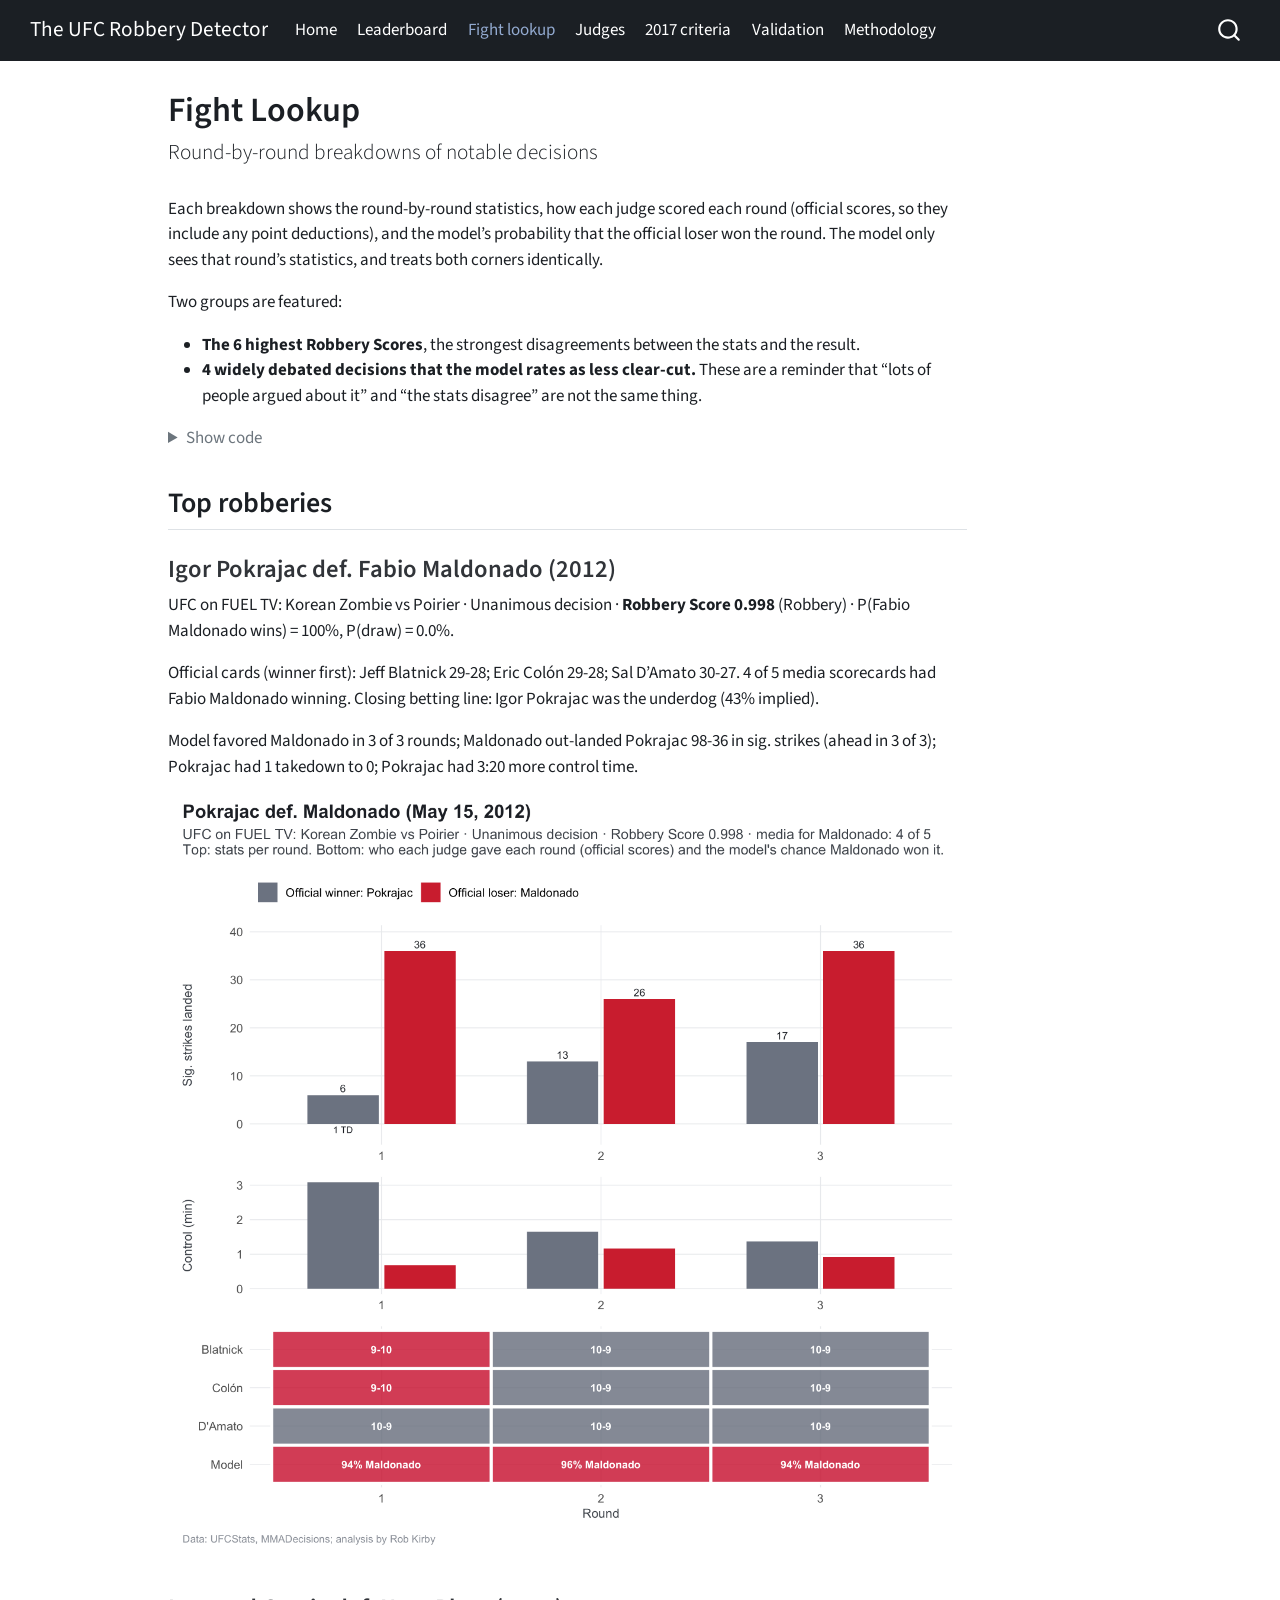
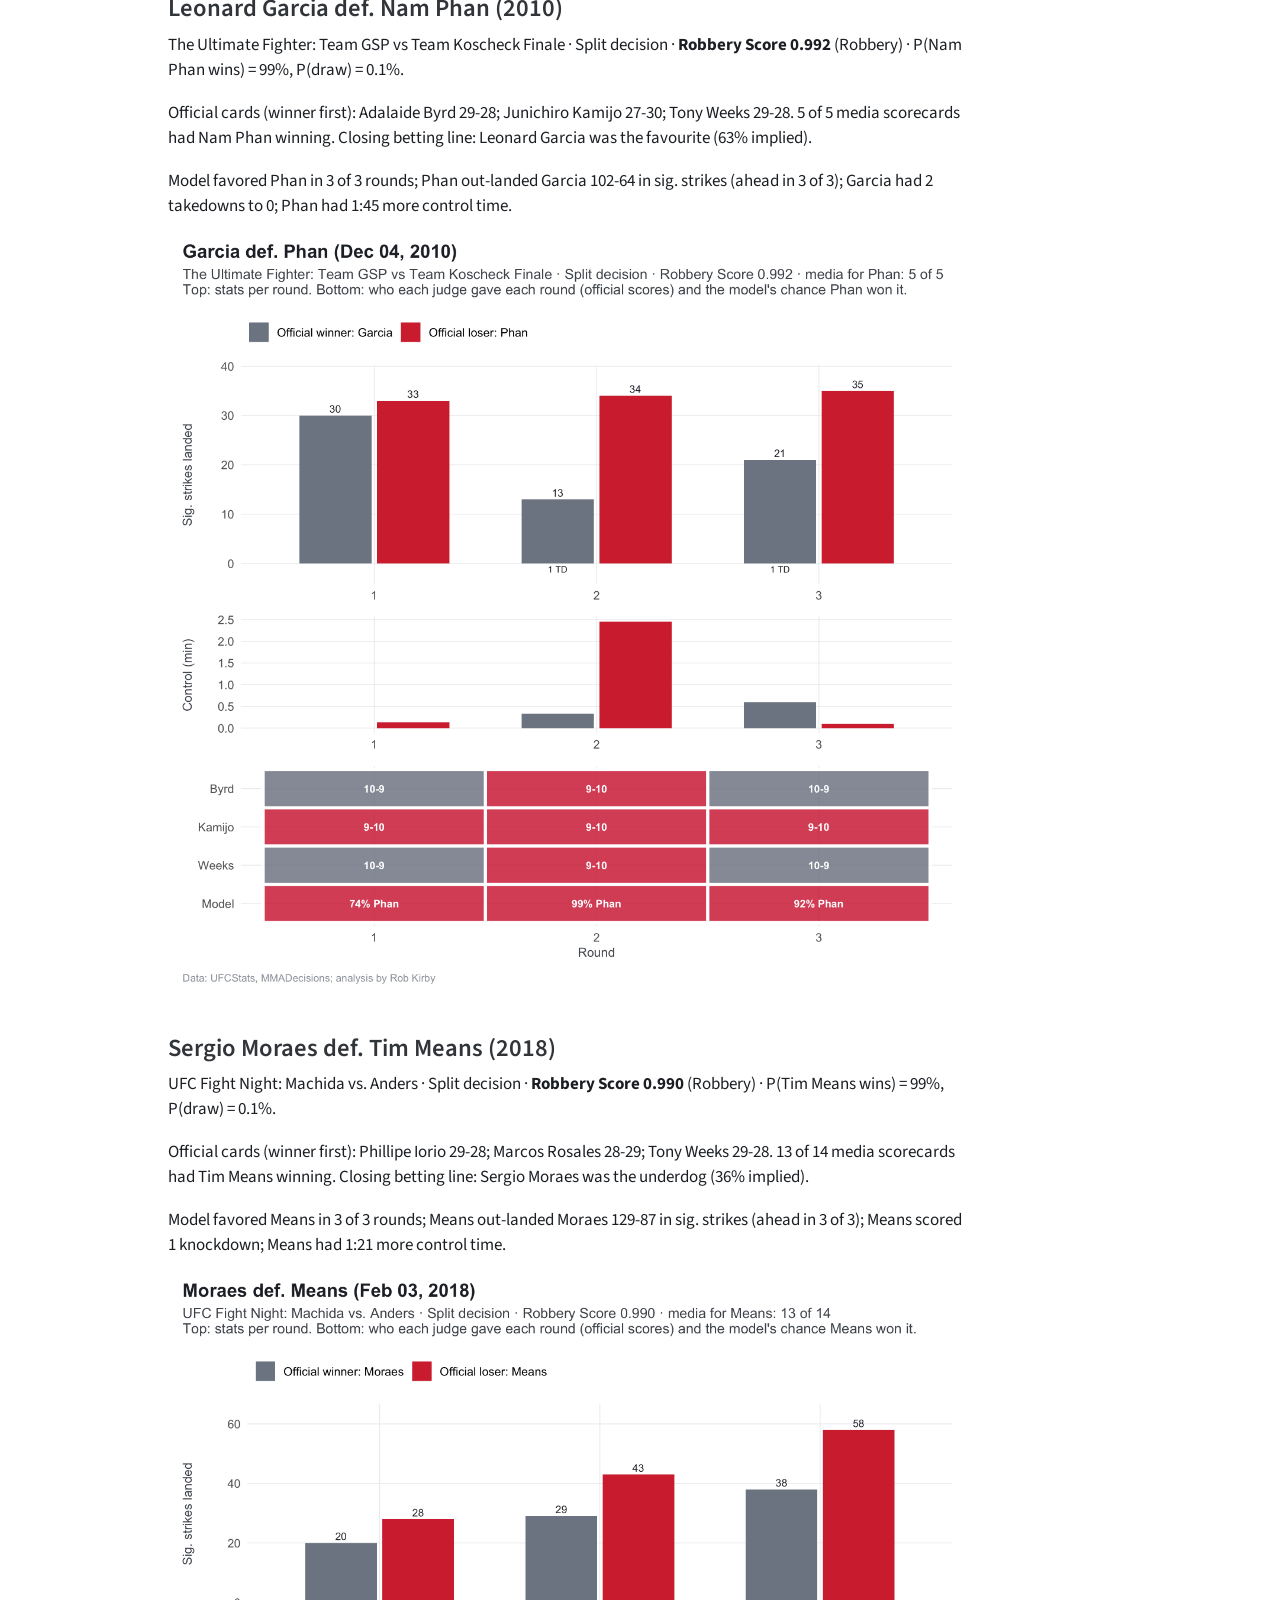
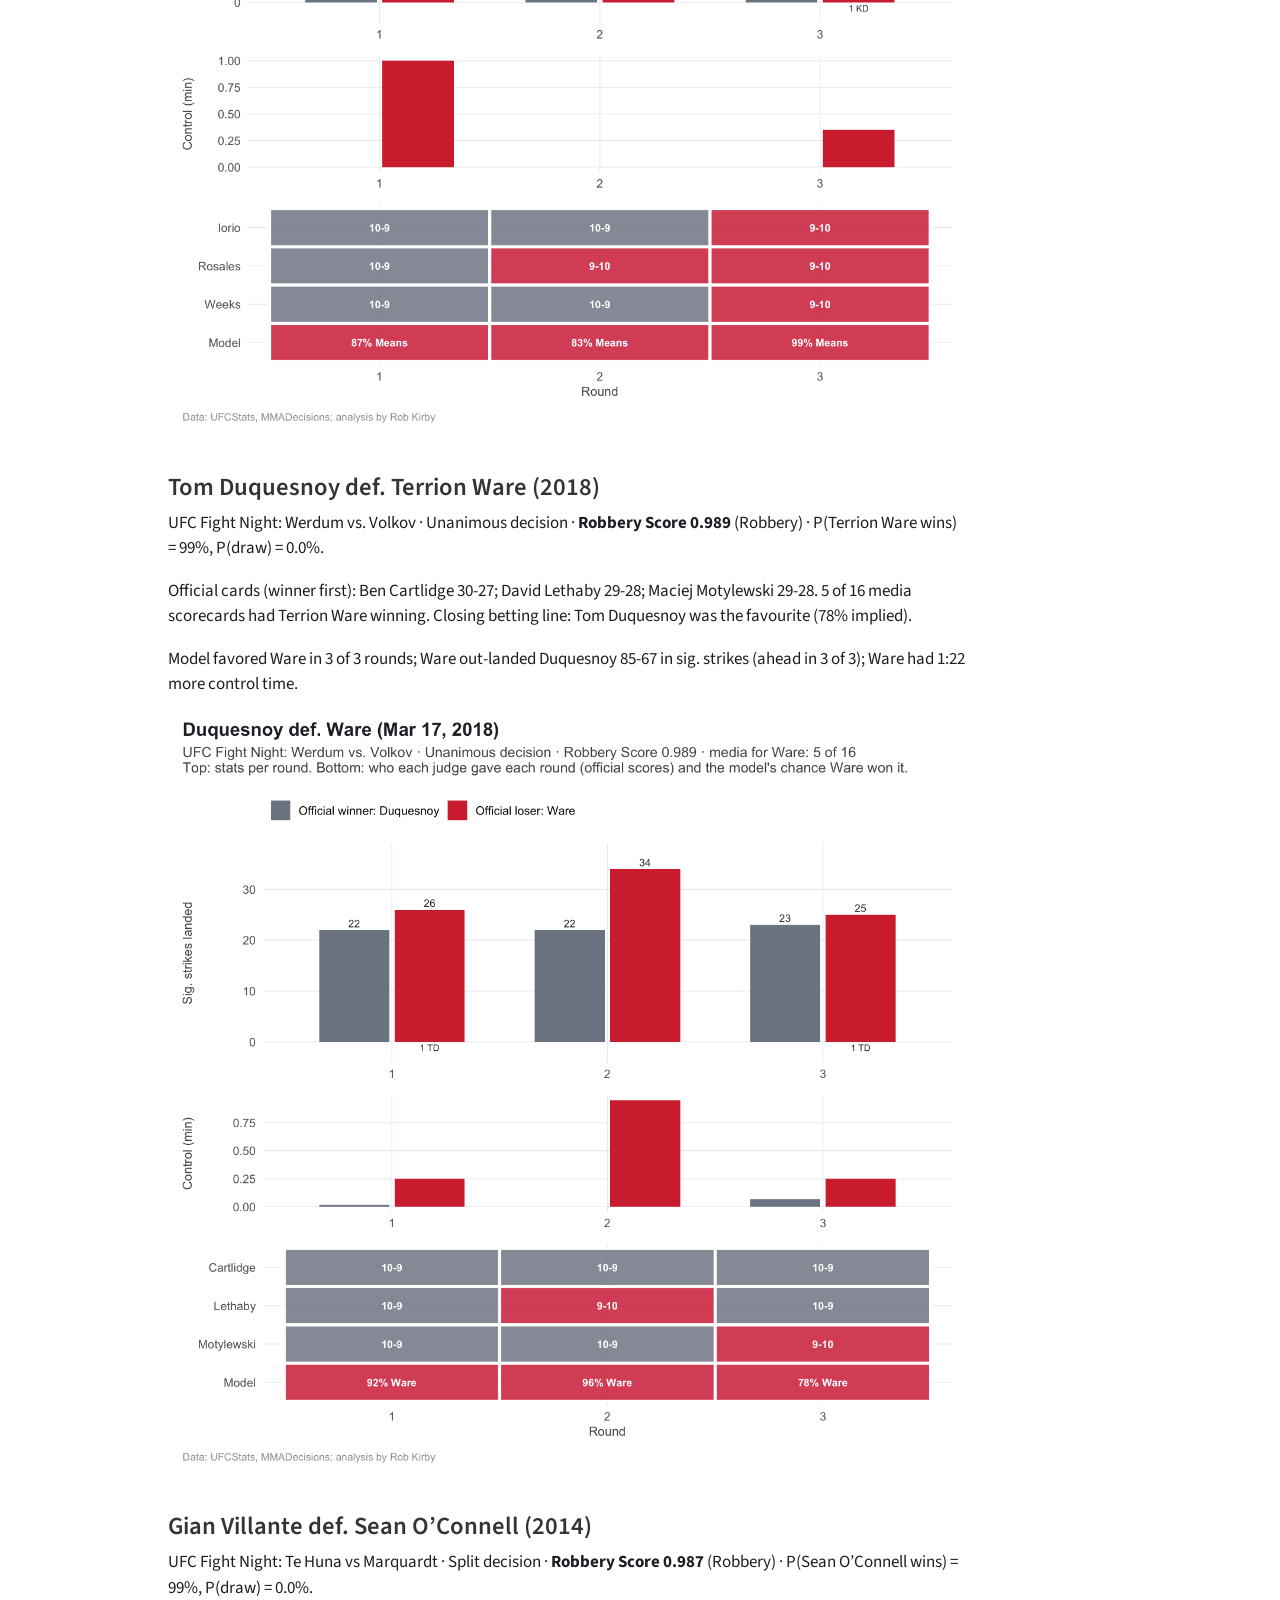
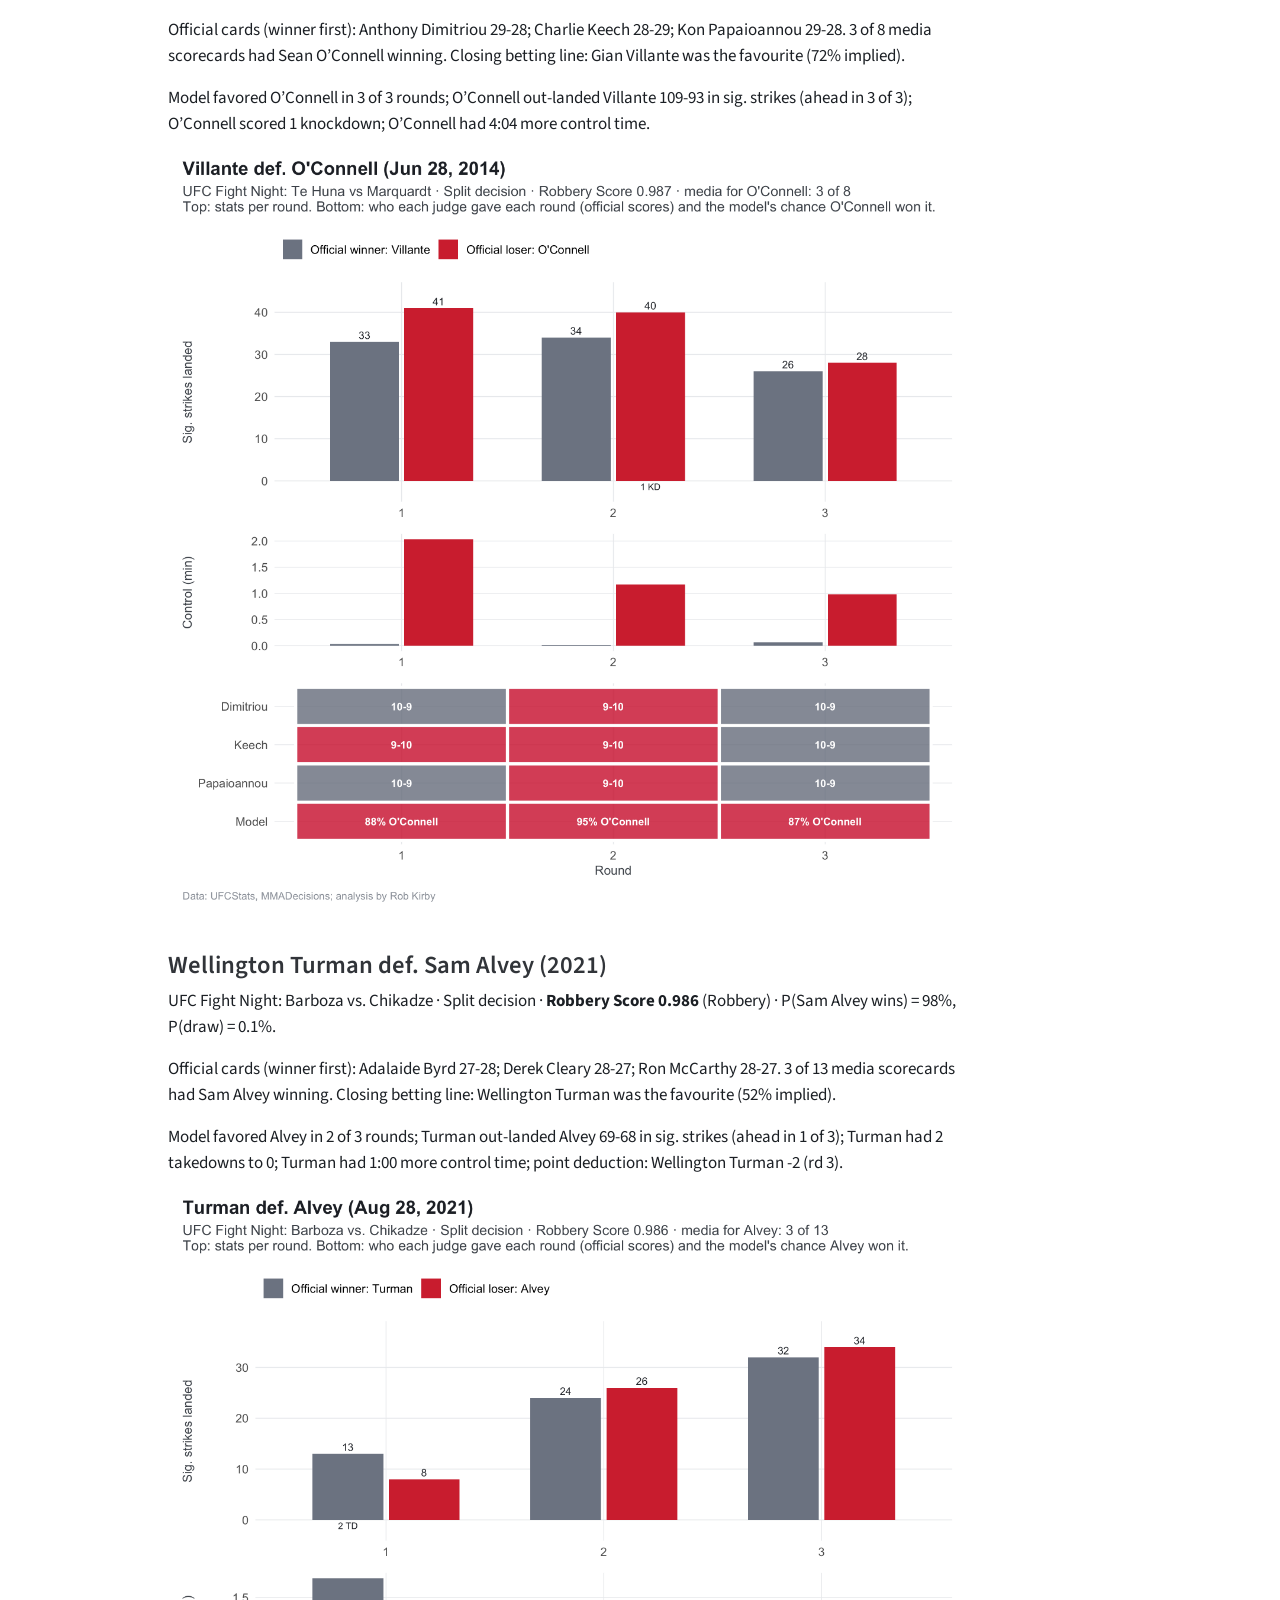
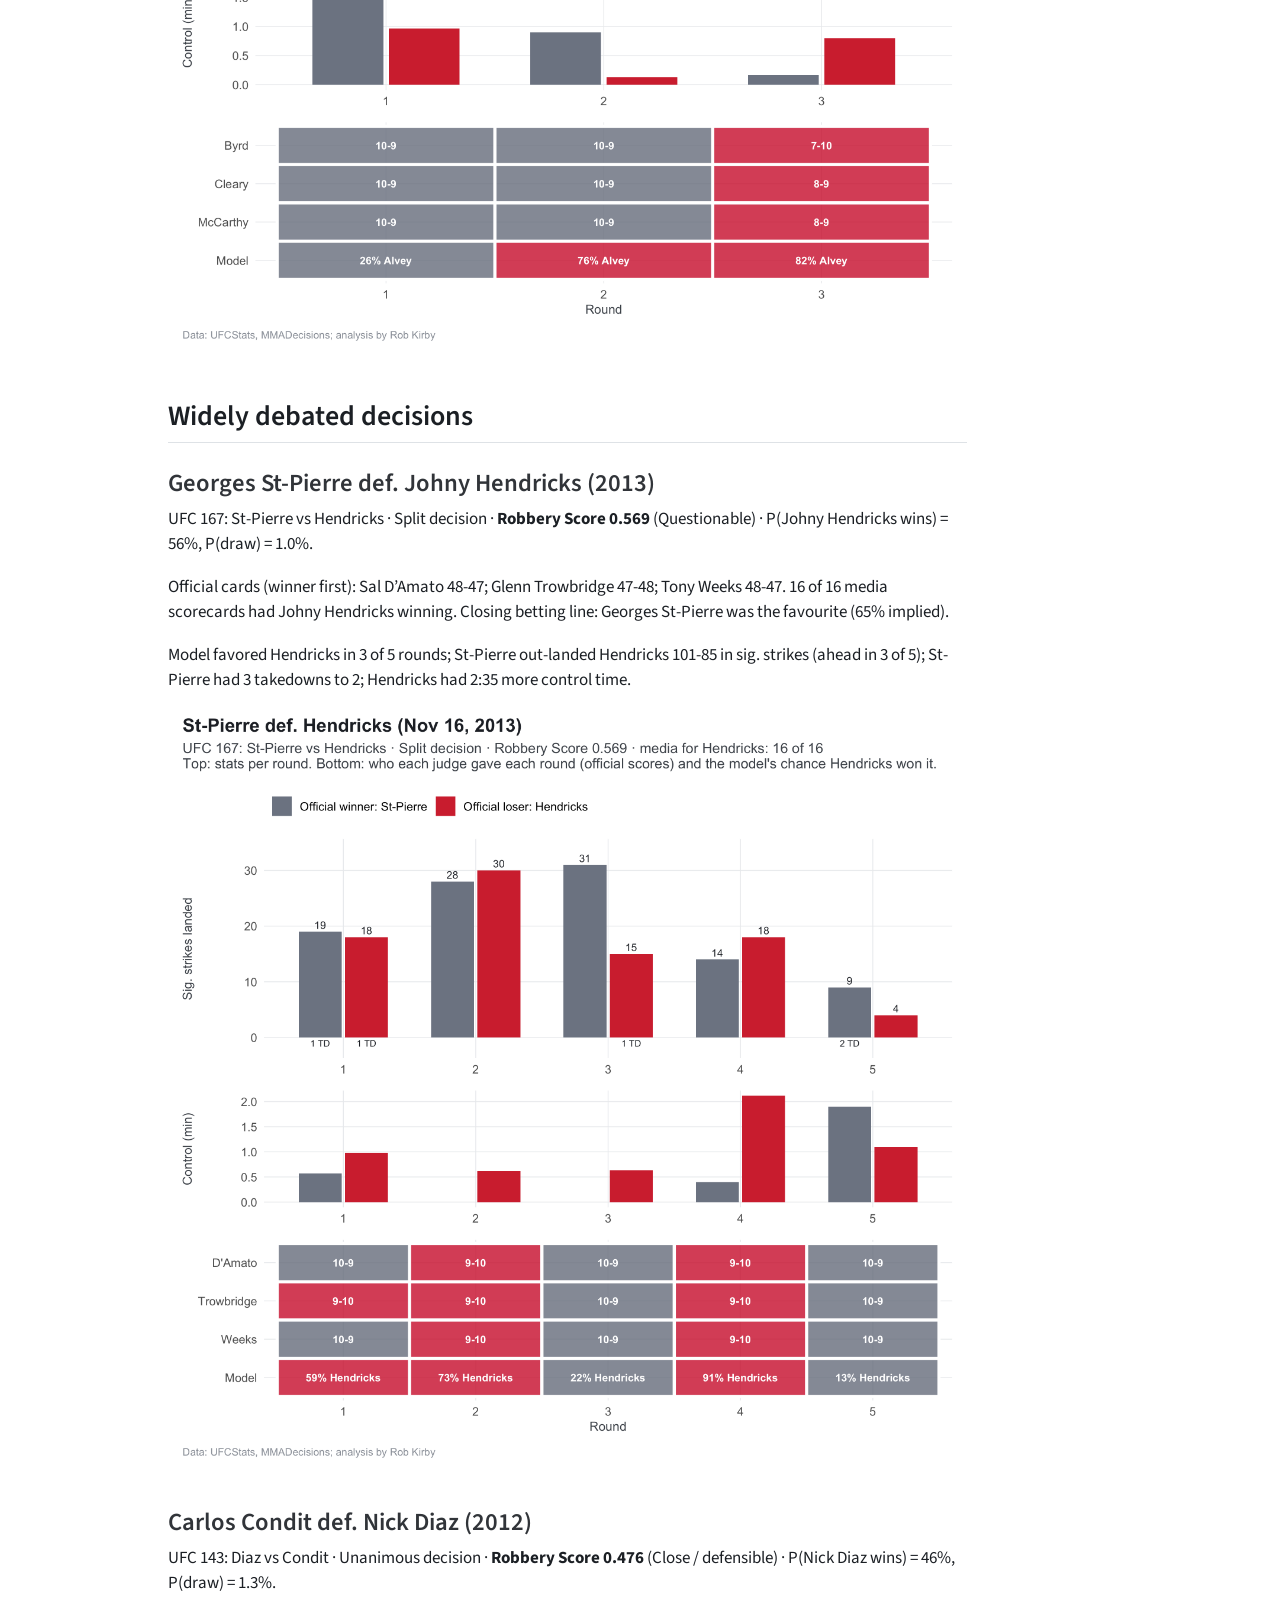
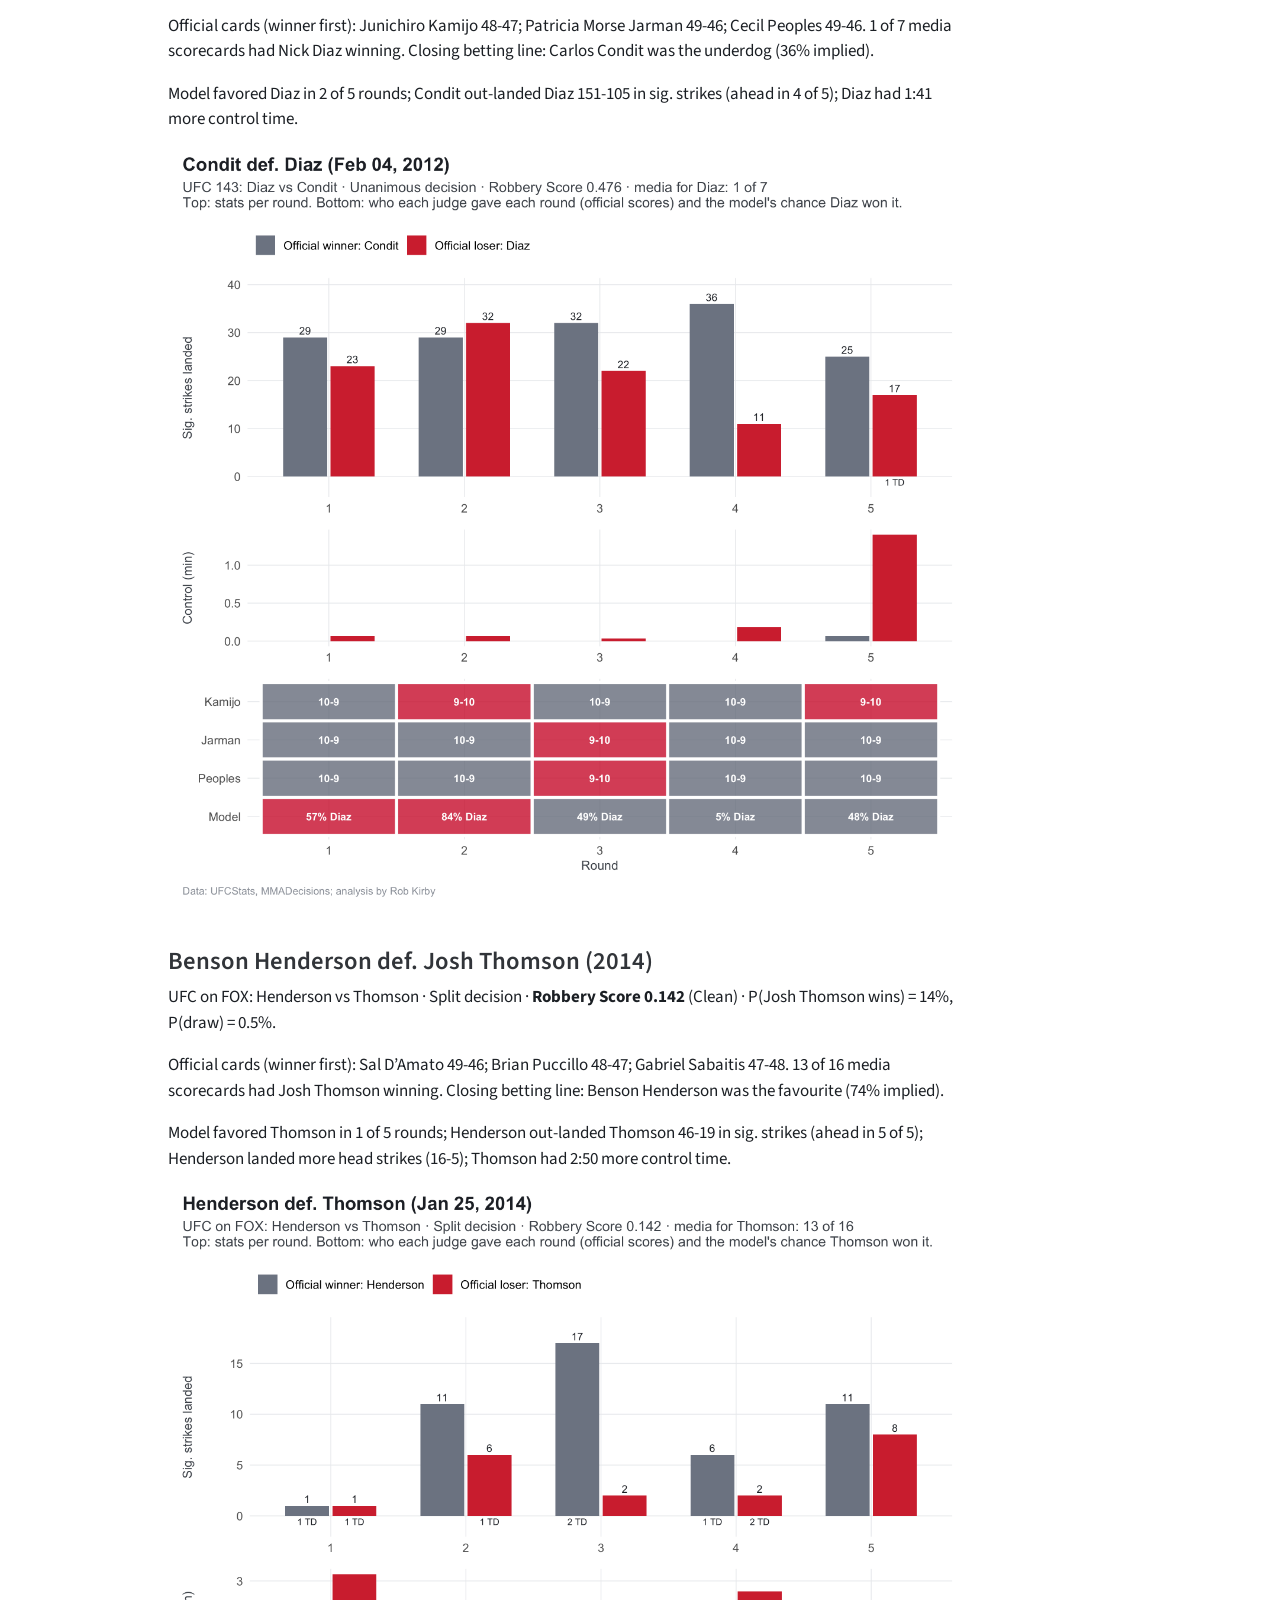
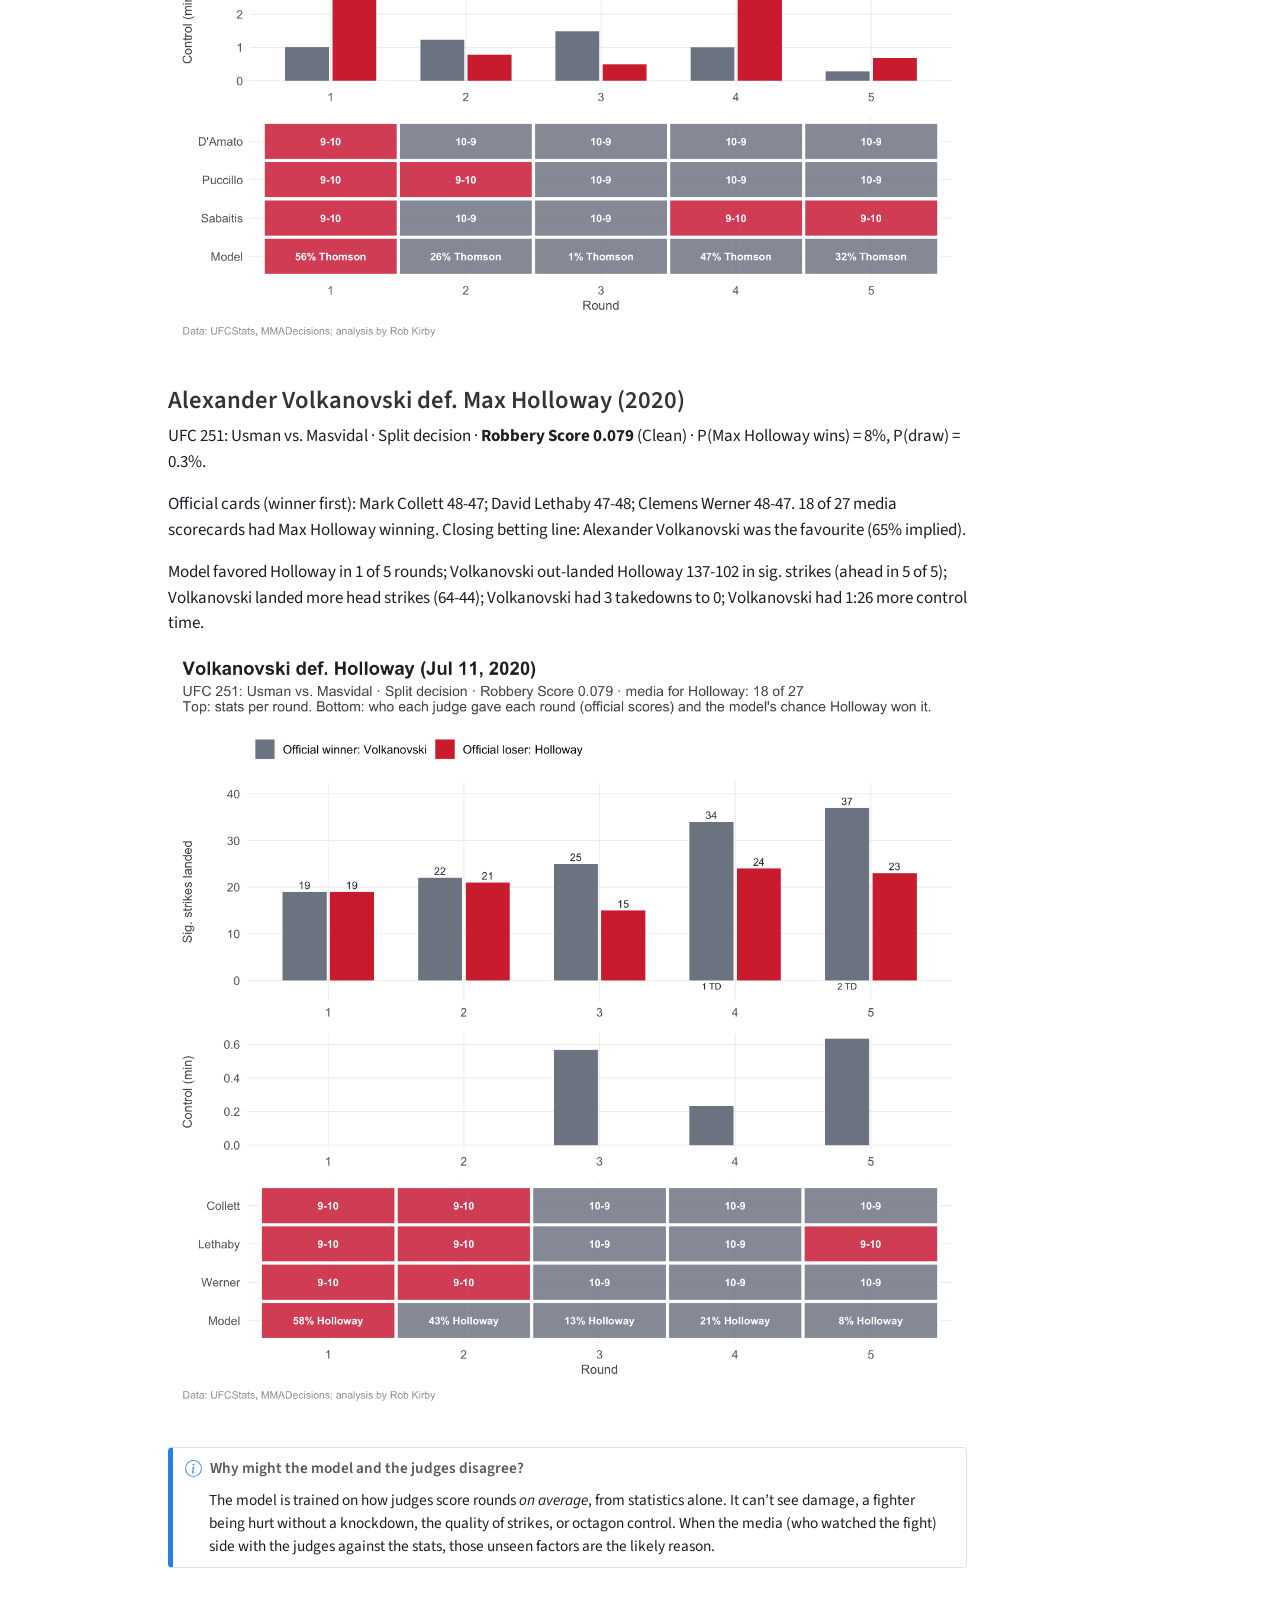
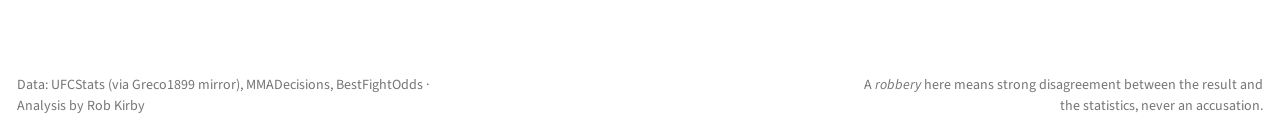
<file: docs/fight-lookup.html>
<!DOCTYPE html>
<html xmlns="http://www.w3.org/1999/xhtml" lang="en" xml:lang="en"><head>

<meta charset="utf-8">
<meta name="generator" content="quarto-1.11.9">

<meta name="viewport" content="width=device-width, initial-scale=1.0, user-scalable=yes">


<title>Fight Lookup – The UFC Robbery Detector</title>
<style>
/* Default styles provided by pandoc.
** See https://pandoc.org/MANUAL.html#variables-for-html for config info.
*/
span.smallcaps{font-variant: small-caps;}
div.columns{display: flex; gap: 1.5em;}
div.column{flex: auto;}
@media screen {
div.columns{gap: min(4vw, 1.5em);}
div.column{overflow-x: auto;}
}
div.hanging-indent{margin-left: 1.5em; text-indent: -1.5em;}
ul.task-list{list-style: none;}
ul.task-list li input[type="checkbox"] {
  width: 0.8em;
  margin: 0 0.8em 0.2em -1em; /* quarto-specific, see https://github.com/quarto-dev/quarto-cli/issues/4556 */ 
  vertical-align: middle;
}
/* CSS for syntax highlighting */
html { -webkit-text-size-adjust: 100%; }
pre > code.sourceCode { white-space: pre; position: relative; }
pre > code.sourceCode > span { display: inline-block; line-height: 1.25; }
pre > code.sourceCode > span:empty { height: 1.2em; }
.sourceCode { overflow: visible; }
code.sourceCode > span { color: inherit; text-decoration: inherit; }
div.sourceCode { margin: 1em 0; }
pre.sourceCode { margin: 0; }
@media screen {
div.sourceCode { overflow: auto; }
}
@media print {
pre > code.sourceCode { white-space: pre-wrap; }
pre > code.sourceCode > span { text-indent: -5em; padding-left: 5em; }
}
pre.numberSource code
  { counter-reset: source-line 0; }
pre.numberSource code > span
  { position: relative; left: -4em; counter-increment: source-line; }
pre.numberSource code > span > a:first-child::before
  { content: counter(source-line);
    position: relative; left: -1em; text-align: right; vertical-align: baseline;
    border: none; display: inline-block;
    -webkit-touch-callout: none; -webkit-user-select: none;
    -khtml-user-select: none; -moz-user-select: none;
    -ms-user-select: none; user-select: none;
    padding: 0 4px; width: 4em;
  }
pre.numberSource { margin-left: 3em;  padding-left: 4px; }
div.sourceCode
  {   }
@media screen {
pre > code.sourceCode > span > a:first-child::before { text-decoration: underline; }
}
</style>


<script src="site_libs/quarto-nav/quarto-nav.js"></script>
<script src="site_libs/quarto-nav/headroom.min.js"></script>
<script src="site_libs/clipboard/clipboard.min.js"></script>
<script src="site_libs/quarto-search/autocomplete.umd.js"></script>
<script src="site_libs/quarto-search/fuse.min.js"></script>
<script src="site_libs/quarto-search/quarto-search.js"></script>
<meta name="quarto:offset" content="./">
<script src="site_libs/quarto-html/quarto.js" type="module"></script>
<script src="site_libs/quarto-html/tabsets/tabsets.js" type="module"></script>
<script src="site_libs/quarto-html/scrollable-regions/scrollable-regions.js" type="module"></script>
<script src="site_libs/quarto-html/popper.min.js"></script>
<script src="site_libs/quarto-html/tippy.umd.min.js"></script>
<script src="site_libs/quarto-html/anchor.min.js"></script>
<link href="site_libs/quarto-html/tippy.css" rel="stylesheet">
<link href="site_libs/quarto-html/quarto-syntax-highlighting-63b5708e65d6cd79cd7618c58d0c21e7.css" rel="stylesheet" id="quarto-text-highlighting-styles">
<script src="site_libs/bootstrap/bootstrap.min.js"></script>
<link href="site_libs/bootstrap/bootstrap-icons.css" rel="stylesheet">
<link href="site_libs/bootstrap/bootstrap-2d38182e6be079f75345b3a35d7b2d36.min.css" rel="stylesheet" append-hash="true" id="quarto-bootstrap" data-mode="light">
<script id="quarto-search-options" type="application/json">{
  "location": "navbar",
  "copy-button": false,
  "collapse-after": 3,
  "panel-placement": "end",
  "type": "overlay",
  "limit": 50,
  "keyboard-shortcut": [
    "f",
    "/",
    "s"
  ],
  "show-item-context": false,
  "language": {
    "search-no-results-text": "No results",
    "search-matching-documents-text": "matching documents",
    "search-copy-link-title": "Copy link to search",
    "search-hide-matches-text": "Hide additional matches",
    "search-more-match-text": "more match in this document",
    "search-more-matches-text": "more matches in this document",
    "search-clear-button-title": "Clear",
    "search-text-placeholder": "",
    "search-detached-cancel-button-title": "Cancel",
    "search-submit-button-title": "Submit",
    "search-label": "Search"
  }
}</script>
<style>html{ scroll-behavior: smooth; }</style>


</head>

<body class="nav-fixed quarto-light"><a id="quarto-skip-link" class="visually-hidden-focusable" href="#quarto-document-content">Skip to main content</a>

<div id="quarto-search-results"></div>
  <header id="quarto-header" class="headroom fixed-top">
    <nav class="navbar navbar-expand-lg " data-bs-theme="dark" aria-label="Site">
      <div class="navbar-container container-fluid">
      <div class="navbar-brand-container mx-auto">
    <a class="navbar-brand" href="./index.html">
    <span class="navbar-title">The UFC Robbery Detector</span>
    </a>
  </div>
          <button class="navbar-toggler" type="button" data-bs-toggle="collapse" data-bs-target="#navbarCollapse" aria-controls="navbarCollapse" aria-expanded="false" aria-label="Toggle navigation" onclick="if (window.quartoToggleHeadroom) { window.quartoToggleHeadroom(); }">
  <span class="navbar-toggler-icon"></span>
</button>
          <div class="collapse navbar-collapse" id="navbarCollapse">
            <ul class="navbar-nav navbar-nav-scroll me-auto">
  <li class="nav-item">
    <a class="nav-link" href="./index.html"> 
<span class="menu-text">Home</span></a>
  </li>  
  <li class="nav-item">
    <a class="nav-link" href="./leaderboard.html"> 
<span class="menu-text">Leaderboard</span></a>
  </li>  
  <li class="nav-item">
    <a class="nav-link active" href="./fight-lookup.html" aria-current="page"> 
<span class="menu-text">Fight lookup</span></a>
  </li>  
  <li class="nav-item">
    <a class="nav-link" href="./judges.html"> 
<span class="menu-text">Judges</span></a>
  </li>  
  <li class="nav-item">
    <a class="nav-link" href="./criteria-2017.html"> 
<span class="menu-text">2017 criteria</span></a>
  </li>  
  <li class="nav-item">
    <a class="nav-link" href="./validation.html"> 
<span class="menu-text">Validation</span></a>
  </li>  
  <li class="nav-item">
    <a class="nav-link" href="./methodology.html"> 
<span class="menu-text">Methodology</span></a>
  </li>  
</ul>
          </div> <!-- /navcollapse -->
            <div class="quarto-navbar-tools">
</div>
            <div id="quarto-search" class="" title="Search"></div>
      </div> <!-- /container-fluid -->
    </nav>
</header>
<!-- content -->
<div id="quarto-content" class="quarto-container page-columns page-rows-contents page-layout-article page-navbar">
<!-- sidebar -->
<!-- margin-sidebar -->
    <div id="quarto-margin-sidebar" class="sidebar margin-sidebar zindex-bottom">
        
    </div>
<!-- main -->
<main class="content" id="quarto-document-content" tabindex="-1">

<header id="title-block-header" class="quarto-title-block default">
<div class="quarto-title">
<h1 class="title">Fight Lookup</h1>
<p class="subtitle lead">Round-by-round breakdowns of notable decisions</p>
</div>



<div class="quarto-title-meta">

    
  
    
  </div>
  


</header>


<p>Each breakdown shows the round-by-round statistics, how each judge scored each round (official scores, so they include any point deductions), and the model’s probability that the official loser won the round. The model only sees that round’s statistics, and treats both corners identically.</p>
<p>Two groups are featured:</p>
<ul>
<li><strong>The 6 highest Robbery Scores</strong>, the strongest disagreements between the stats and the result.</li>
<li><strong>4 widely debated decisions that the model rates as less clear-cut.</strong> These are a reminder that “lots of people argued about it” and “the stats disagree” are not the same thing.</li>
</ul>
<div class="cell" data-layout-align="center">
<details class="code-fold">
<summary>Show code</summary>
<div class="code-copy-outer-scaffold"><div class="sourceCode cell-code" id="cb1"><pre class="sourceCode r code-with-copy"><code class="sourceCode r"><span id="cb1-1"><a href="#cb1-1" aria-hidden="true" tabindex="-1"></a><span class="cf">for</span> (grp <span class="cf">in</span> <span class="fu">levels</span>(fights<span class="sc">$</span>group)) {</span>
<span id="cb1-2"><a href="#cb1-2" aria-hidden="true" tabindex="-1"></a>  <span class="fu">cat</span>(<span class="st">"</span><span class="sc">\n\n</span><span class="st">## "</span>, <span class="cf">if</span> (grp <span class="sc">==</span> <span class="st">"Top robbery"</span>) <span class="st">"Top robberies"</span> <span class="cf">else</span> <span class="st">"Widely debated decisions"</span>, <span class="st">"</span><span class="sc">\n\n</span><span class="st">"</span>, <span class="at">sep =</span> <span class="st">""</span>)</span>
<span id="cb1-3"><a href="#cb1-3" aria-hidden="true" tabindex="-1"></a>  <span class="cf">for</span> (i <span class="cf">in</span> <span class="fu">which</span>(fights<span class="sc">$</span>group <span class="sc">==</span> grp)) {</span>
<span id="cb1-4"><a href="#cb1-4" aria-hidden="true" tabindex="-1"></a>    x <span class="ot">&lt;-</span> fights[i, ]</span>
<span id="cb1-5"><a href="#cb1-5" aria-hidden="true" tabindex="-1"></a>    <span class="fu">cat</span>(<span class="st">"</span><span class="sc">\n\n</span><span class="st">### "</span>, <span class="fu">fight_label</span>(x<span class="sc">$</span>winner_name, x<span class="sc">$</span>loser_name), <span class="st">" ("</span>, <span class="fu">format</span>(x<span class="sc">$</span>date, <span class="st">"%Y"</span>), <span class="st">")</span><span class="sc">\n\n</span><span class="st">"</span>, <span class="at">sep =</span> <span class="st">""</span>)</span>
<span id="cb1-6"><a href="#cb1-6" aria-hidden="true" tabindex="-1"></a>    media <span class="ot">&lt;-</span> <span class="cf">if</span> (<span class="fu">coalesce</span>(x<span class="sc">$</span>media_scored, <span class="dv">0</span>) <span class="sc">&gt;</span> <span class="dv">0</span>)</span>
<span id="cb1-7"><a href="#cb1-7" aria-hidden="true" tabindex="-1"></a>      <span class="fu">sprintf</span>(<span class="st">"%d of %d media scorecards had %s winning."</span>, x<span class="sc">$</span>media_for_loser, x<span class="sc">$</span>media_scored, x<span class="sc">$</span>loser_name) <span class="cf">else</span></span>
<span id="cb1-8"><a href="#cb1-8" aria-hidden="true" tabindex="-1"></a>      <span class="st">"No media scorecards are recorded."</span></span>
<span id="cb1-9"><a href="#cb1-9" aria-hidden="true" tabindex="-1"></a>    odds <span class="ot">&lt;-</span> <span class="cf">if</span> (<span class="sc">!</span><span class="fu">is.na</span>(x<span class="sc">$</span>mkt_p_winner)) <span class="fu">sprintf</span>(<span class="st">" Closing betting line: %s was %s (%s implied)."</span>,</span>
<span id="cb1-10"><a href="#cb1-10" aria-hidden="true" tabindex="-1"></a>                                                x<span class="sc">$</span>winner_name, <span class="cf">if</span> (x<span class="sc">$</span>mkt_p_winner <span class="sc">&gt;=</span> <span class="fl">0.5</span>) <span class="st">"the favourite"</span> <span class="cf">else</span> <span class="st">"the underdog"</span>,</span>
<span id="cb1-11"><a href="#cb1-11" aria-hidden="true" tabindex="-1"></a>                                                <span class="fu">pct</span>(x<span class="sc">$</span>mkt_p_winner)) <span class="cf">else</span> <span class="st">""</span></span>
<span id="cb1-12"><a href="#cb1-12" aria-hidden="true" tabindex="-1"></a>    <span class="fu">cat</span>(<span class="fu">sprintf</span>(<span class="st">"%s · %s decision · **Robbery Score %.3f** (%s) · P(%s wins) = %s, P(draw) = %s.</span><span class="sc">\n\n</span><span class="st">"</span>,</span>
<span id="cb1-13"><a href="#cb1-13" aria-hidden="true" tabindex="-1"></a>                x<span class="sc">$</span>event, x<span class="sc">$</span>decision_type, x<span class="sc">$</span>robbery_score, x<span class="sc">$</span>tier, x<span class="sc">$</span>loser_name, <span class="fu">pct</span>(x<span class="sc">$</span>p_loser), <span class="fu">pct</span>(x<span class="sc">$</span>p_draw, <span class="fl">0.1</span>)))</span>
<span id="cb1-14"><a href="#cb1-14" aria-hidden="true" tabindex="-1"></a>    <span class="fu">cat</span>(<span class="fu">sprintf</span>(<span class="st">"Official cards (winner first): %s. %s%s</span><span class="sc">\n\n</span><span class="st">"</span>, x<span class="sc">$</span>cards_winner_first, media, odds))</span>
<span id="cb1-15"><a href="#cb1-15" aria-hidden="true" tabindex="-1"></a>    <span class="fu">cat</span>(x<span class="sc">$</span>why, <span class="st">"</span><span class="sc">\n\n</span><span class="st">"</span>)</span>
<span id="cb1-16"><a href="#cb1-16" aria-hidden="true" tabindex="-1"></a>    <span class="fu">print</span>(<span class="fu">plot_fight_breakdown</span>(x, <span class="fu">filter</span>(rounds, fight_url <span class="sc">==</span> x<span class="sc">$</span>fight_url), <span class="fu">filter</span>(judges, fight_url <span class="sc">==</span> x<span class="sc">$</span>fight_url)))</span>
<span id="cb1-17"><a href="#cb1-17" aria-hidden="true" tabindex="-1"></a>    <span class="fu">cat</span>(<span class="st">"</span><span class="sc">\n\n</span><span class="st">"</span>)</span>
<span id="cb1-18"><a href="#cb1-18" aria-hidden="true" tabindex="-1"></a>  }</span>
<span id="cb1-19"><a href="#cb1-19" aria-hidden="true" tabindex="-1"></a>}</span></code></pre></div><button title="Copy to Clipboard" class="code-copy-button"><i class="bi"></i></button></div>
</details>
<section id="top-robberies" class="level2">
<h2 class="anchored" data-anchor-id="top-robberies">Top robberies</h2>
<section id="igor-pokrajac-def.-fabio-maldonado-2012" class="level3">
<h3 class="anchored" data-anchor-id="igor-pokrajac-def.-fabio-maldonado-2012">Igor Pokrajac def. Fabio Maldonado (2012)</h3>
<p>UFC on FUEL TV: Korean Zombie vs Poirier · Unanimous decision · <strong>Robbery Score 0.998</strong> (Robbery) · P(Fabio Maldonado wins) = 100%, P(draw) = 0.0%.</p>
<p>Official cards (winner first): Jeff Blatnick 29-28; Eric Colón 29-28; Sal D’Amato 30-27. 4 of 5 media scorecards had Fabio Maldonado winning. Closing betting line: Igor Pokrajac was the underdog (43% implied).</p>
<p>Model favored Maldonado in 3 of 3 rounds; Maldonado out-landed Pokrajac 98-36 in sig. strikes (ahead in 3 of 3); Pokrajac had 1 takedown to 0; Pokrajac had 3:20 more control time.</p>
<div class="quarto-figure quarto-figure-center">
<figure class="figure">
<p><img src="fight-lookup_files/figure-html/fights-1.png" class="img-fluid quarto-figure quarto-figure-center figure-img" style="width:100.0%"></p>
</figure>
</div>
</section>
<section id="leonard-garcia-def.-nam-phan-2010" class="level3">
<h3 class="anchored" data-anchor-id="leonard-garcia-def.-nam-phan-2010">Leonard Garcia def. Nam Phan (2010)</h3>
<p>The Ultimate Fighter: Team GSP vs Team Koscheck Finale · Split decision · <strong>Robbery Score 0.992</strong> (Robbery) · P(Nam Phan wins) = 99%, P(draw) = 0.1%.</p>
<p>Official cards (winner first): Adalaide Byrd 29-28; Junichiro Kamijo 27-30; Tony Weeks 29-28. 5 of 5 media scorecards had Nam Phan winning. Closing betting line: Leonard Garcia was the favourite (63% implied).</p>
<p>Model favored Phan in 3 of 3 rounds; Phan out-landed Garcia 102-64 in sig. strikes (ahead in 3 of 3); Garcia had 2 takedowns to 0; Phan had 1:45 more control time.</p>
<div class="quarto-figure quarto-figure-center">
<figure class="figure">
<p><img src="fight-lookup_files/figure-html/fights-2.png" class="img-fluid quarto-figure quarto-figure-center figure-img" style="width:100.0%"></p>
</figure>
</div>
</section>
<section id="sergio-moraes-def.-tim-means-2018" class="level3">
<h3 class="anchored" data-anchor-id="sergio-moraes-def.-tim-means-2018">Sergio Moraes def. Tim Means (2018)</h3>
<p>UFC Fight Night: Machida vs.&nbsp;Anders · Split decision · <strong>Robbery Score 0.990</strong> (Robbery) · P(Tim Means wins) = 99%, P(draw) = 0.1%.</p>
<p>Official cards (winner first): Phillipe Iorio 29-28; Marcos Rosales 28-29; Tony Weeks 29-28. 13 of 14 media scorecards had Tim Means winning. Closing betting line: Sergio Moraes was the underdog (36% implied).</p>
<p>Model favored Means in 3 of 3 rounds; Means out-landed Moraes 129-87 in sig. strikes (ahead in 3 of 3); Means scored 1 knockdown; Means had 1:21 more control time.</p>
<div class="quarto-figure quarto-figure-center">
<figure class="figure">
<p><img src="fight-lookup_files/figure-html/fights-3.png" class="img-fluid quarto-figure quarto-figure-center figure-img" style="width:100.0%"></p>
</figure>
</div>
</section>
<section id="tom-duquesnoy-def.-terrion-ware-2018" class="level3">
<h3 class="anchored" data-anchor-id="tom-duquesnoy-def.-terrion-ware-2018">Tom Duquesnoy def. Terrion Ware (2018)</h3>
<p>UFC Fight Night: Werdum vs.&nbsp;Volkov · Unanimous decision · <strong>Robbery Score 0.989</strong> (Robbery) · P(Terrion Ware wins) = 99%, P(draw) = 0.0%.</p>
<p>Official cards (winner first): Ben Cartlidge 30-27; David Lethaby 29-28; Maciej Motylewski 29-28. 5 of 16 media scorecards had Terrion Ware winning. Closing betting line: Tom Duquesnoy was the favourite (78% implied).</p>
<p>Model favored Ware in 3 of 3 rounds; Ware out-landed Duquesnoy 85-67 in sig. strikes (ahead in 3 of 3); Ware had 1:22 more control time.</p>
<div class="quarto-figure quarto-figure-center">
<figure class="figure">
<p><img src="fight-lookup_files/figure-html/fights-4.png" class="img-fluid quarto-figure quarto-figure-center figure-img" style="width:100.0%"></p>
</figure>
</div>
</section>
<section id="gian-villante-def.-sean-oconnell-2014" class="level3">
<h3 class="anchored" data-anchor-id="gian-villante-def.-sean-oconnell-2014">Gian Villante def. Sean O’Connell (2014)</h3>
<p>UFC Fight Night: Te Huna vs Marquardt · Split decision · <strong>Robbery Score 0.987</strong> (Robbery) · P(Sean O’Connell wins) = 99%, P(draw) = 0.0%.</p>
<p>Official cards (winner first): Anthony Dimitriou 29-28; Charlie Keech 28-29; Kon Papaioannou 29-28. 3 of 8 media scorecards had Sean O’Connell winning. Closing betting line: Gian Villante was the favourite (72% implied).</p>
<p>Model favored O’Connell in 3 of 3 rounds; O’Connell out-landed Villante 109-93 in sig. strikes (ahead in 3 of 3); O’Connell scored 1 knockdown; O’Connell had 4:04 more control time.</p>
<div class="quarto-figure quarto-figure-center">
<figure class="figure">
<p><img src="fight-lookup_files/figure-html/fights-5.png" class="img-fluid quarto-figure quarto-figure-center figure-img" style="width:100.0%"></p>
</figure>
</div>
</section>
<section id="wellington-turman-def.-sam-alvey-2021" class="level3">
<h3 class="anchored" data-anchor-id="wellington-turman-def.-sam-alvey-2021">Wellington Turman def. Sam Alvey (2021)</h3>
<p>UFC Fight Night: Barboza vs.&nbsp;Chikadze · Split decision · <strong>Robbery Score 0.986</strong> (Robbery) · P(Sam Alvey wins) = 98%, P(draw) = 0.1%.</p>
<p>Official cards (winner first): Adalaide Byrd 27-28; Derek Cleary 28-27; Ron McCarthy 28-27. 3 of 13 media scorecards had Sam Alvey winning. Closing betting line: Wellington Turman was the favourite (52% implied).</p>
<p>Model favored Alvey in 2 of 3 rounds; Turman out-landed Alvey 69-68 in sig. strikes (ahead in 1 of 3); Turman had 2 takedowns to 0; Turman had 1:00 more control time; point deduction: Wellington Turman -2 (rd 3).</p>
<div class="quarto-figure quarto-figure-center">
<figure class="figure">
<p><img src="fight-lookup_files/figure-html/fights-6.png" class="img-fluid quarto-figure quarto-figure-center figure-img" style="width:100.0%"></p>
</figure>
</div>
</section>
</section>
<section id="widely-debated-decisions" class="level2">
<h2 class="anchored" data-anchor-id="widely-debated-decisions">Widely debated decisions</h2>
<section id="georges-st-pierre-def.-johny-hendricks-2013" class="level3">
<h3 class="anchored" data-anchor-id="georges-st-pierre-def.-johny-hendricks-2013">Georges St-Pierre def. Johny Hendricks (2013)</h3>
<p>UFC 167: St-Pierre vs Hendricks · Split decision · <strong>Robbery Score 0.569</strong> (Questionable) · P(Johny Hendricks wins) = 56%, P(draw) = 1.0%.</p>
<p>Official cards (winner first): Sal D’Amato 48-47; Glenn Trowbridge 47-48; Tony Weeks 48-47. 16 of 16 media scorecards had Johny Hendricks winning. Closing betting line: Georges St-Pierre was the favourite (65% implied).</p>
<p>Model favored Hendricks in 3 of 5 rounds; St-Pierre out-landed Hendricks 101-85 in sig. strikes (ahead in 3 of 5); St-Pierre had 3 takedowns to 2; Hendricks had 2:35 more control time.</p>
<div class="quarto-figure quarto-figure-center">
<figure class="figure">
<p><img src="fight-lookup_files/figure-html/fights-7.png" class="img-fluid quarto-figure quarto-figure-center figure-img" style="width:100.0%"></p>
</figure>
</div>
</section>
<section id="carlos-condit-def.-nick-diaz-2012" class="level3">
<h3 class="anchored" data-anchor-id="carlos-condit-def.-nick-diaz-2012">Carlos Condit def. Nick Diaz (2012)</h3>
<p>UFC 143: Diaz vs Condit · Unanimous decision · <strong>Robbery Score 0.476</strong> (Close / defensible) · P(Nick Diaz wins) = 46%, P(draw) = 1.3%.</p>
<p>Official cards (winner first): Junichiro Kamijo 48-47; Patricia Morse Jarman 49-46; Cecil Peoples 49-46. 1 of 7 media scorecards had Nick Diaz winning. Closing betting line: Carlos Condit was the underdog (36% implied).</p>
<p>Model favored Diaz in 2 of 5 rounds; Condit out-landed Diaz 151-105 in sig. strikes (ahead in 4 of 5); Diaz had 1:41 more control time.</p>
<div class="quarto-figure quarto-figure-center">
<figure class="figure">
<p><img src="fight-lookup_files/figure-html/fights-8.png" class="img-fluid quarto-figure quarto-figure-center figure-img" style="width:100.0%"></p>
</figure>
</div>
</section>
<section id="benson-henderson-def.-josh-thomson-2014" class="level3">
<h3 class="anchored" data-anchor-id="benson-henderson-def.-josh-thomson-2014">Benson Henderson def. Josh Thomson (2014)</h3>
<p>UFC on FOX: Henderson vs Thomson · Split decision · <strong>Robbery Score 0.142</strong> (Clean) · P(Josh Thomson wins) = 14%, P(draw) = 0.5%.</p>
<p>Official cards (winner first): Sal D’Amato 49-46; Brian Puccillo 48-47; Gabriel Sabaitis 47-48. 13 of 16 media scorecards had Josh Thomson winning. Closing betting line: Benson Henderson was the favourite (74% implied).</p>
<p>Model favored Thomson in 1 of 5 rounds; Henderson out-landed Thomson 46-19 in sig. strikes (ahead in 5 of 5); Henderson landed more head strikes (16-5); Thomson had 2:50 more control time.</p>
<div class="quarto-figure quarto-figure-center">
<figure class="figure">
<p><img src="fight-lookup_files/figure-html/fights-9.png" class="img-fluid quarto-figure quarto-figure-center figure-img" style="width:100.0%"></p>
</figure>
</div>
</section>
<section id="alexander-volkanovski-def.-max-holloway-2020" class="level3">
<h3 class="anchored" data-anchor-id="alexander-volkanovski-def.-max-holloway-2020">Alexander Volkanovski def. Max Holloway (2020)</h3>
<p>UFC 251: Usman vs.&nbsp;Masvidal · Split decision · <strong>Robbery Score 0.079</strong> (Clean) · P(Max Holloway wins) = 8%, P(draw) = 0.3%.</p>
<p>Official cards (winner first): Mark Collett 48-47; David Lethaby 47-48; Clemens Werner 48-47. 18 of 27 media scorecards had Max Holloway winning. Closing betting line: Alexander Volkanovski was the favourite (65% implied).</p>
<p>Model favored Holloway in 1 of 5 rounds; Volkanovski out-landed Holloway 137-102 in sig. strikes (ahead in 5 of 5); Volkanovski landed more head strikes (64-44); Volkanovski had 3 takedowns to 0; Volkanovski had 1:26 more control time.</p>
<div class="quarto-figure quarto-figure-center">
<figure class="figure">
<p><img src="fight-lookup_files/figure-html/fights-10.png" class="img-fluid quarto-figure quarto-figure-center figure-img" style="width:100.0%"></p>
</figure>
</div>
</section>
</section>
</div>
<div class="callout callout-style-simple callout-note callout-titled">
<div class="callout-header d-flex align-content-center">
<div class="callout-icon-container">
<i class="callout-icon"></i>
</div>
<div class="callout-title-container flex-fill">
<span class="screen-reader-only">Note</span>Why might the model and the judges disagree?
</div>
</div>
<div class="callout-body-container callout-body">
<p>The model is trained on how judges score rounds <em>on average</em>, from statistics alone. It can’t see damage, a fighter being hurt without a knockdown, the quality of strikes, or octagon control. When the media (who watched the fight) side with the judges against the stats, those unseen factors are the likely reason.</p>
</div>
</div>



</main> <!-- /main -->
<script id="quarto-html-after-body" type="application/javascript">
  window.document.addEventListener("DOMContentLoaded", function (event) {
    const icon = "";
    const anchorJS = new window.AnchorJS();
    anchorJS.options = {
      placement: 'right',
      icon: icon
    };
    anchorJS.add('.anchored');
    const isCodeAnnotation = (el) => {
      for (const clz of el.classList) {
        if (clz.startsWith('code-annotation-')) {                     
          return true;
        }
      }
      return false;
    }
    const onCopySuccess = function(e) {
      // button target
      const button = e.trigger;
      // don't keep focus
      button.blur();
      // flash "checked"
      button.classList.add('code-copy-button-checked');
      var currentTitle = button.getAttribute("title");
      button.setAttribute("title", "Copied!");
      let tooltip;
      if (window.bootstrap) {
        button.setAttribute("data-bs-toggle", "tooltip");
        button.setAttribute("data-bs-placement", "left");
        button.setAttribute("data-bs-title", "Copied!");
        tooltip = new bootstrap.Tooltip(button, 
          { trigger: "manual", 
            customClass: "code-copy-button-tooltip",
            offset: [0, -8]});
        tooltip.show();    
      }
      setTimeout(function() {
        if (tooltip) {
          tooltip.hide();
          button.removeAttribute("data-bs-title");
          button.removeAttribute("data-bs-toggle");
          button.removeAttribute("data-bs-placement");
        }
        button.setAttribute("title", currentTitle);
        button.classList.remove('code-copy-button-checked');
      }, 1000);
      // clear code selection
      e.clearSelection();
    }
    const getTextToCopy = function(trigger) {
      const outerScaffold = trigger.parentElement.cloneNode(true);
      const codeEl = outerScaffold.querySelector('code');
      for (const childEl of codeEl.children) {
        if (isCodeAnnotation(childEl)) {
          childEl.remove();
        }
      }
      return codeEl.innerText;
    }
    const clipboard = new window.ClipboardJS('.code-copy-button:not([data-in-quarto-modal])', {
      text: getTextToCopy
    });
    clipboard.on('success', onCopySuccess);
    if (window.document.getElementById('quarto-embedded-source-code-modal')) {
      const clipboardModal = new window.ClipboardJS('.code-copy-button[data-in-quarto-modal]', {
        text: getTextToCopy,
        container: window.document.getElementById('quarto-embedded-source-code-modal')
      });
      clipboardModal.on('success', onCopySuccess);
    }
      var localhostRegex = new RegExp(/^(?:http|https):\/\/localhost\:?[0-9]*\//);
      var mailtoRegex = new RegExp(/^mailto:/);
        var filterRegex = new RegExp('/' + window.location.host + '/');
      const newWindowLabel = "(opens in a new tab)";
      const newWindowNoteId = "quarto-ext-newwindow-label";
      // Links reference one hidden label through aria-describedby, so the
      // announcement never changes their accessible name.
      var describeNewWindow = (link) => {
        if (!window.document.getElementById(newWindowNoteId)) {
          var newWindowNote = window.document.createElement("span");
          newWindowNote.id = newWindowNoteId;
          newWindowNote.hidden = true;
          newWindowNote.textContent = newWindowLabel;
          window.document.body.appendChild(newWindowNote);
        }
        var describedBy = (link.getAttribute("aria-describedby") || "").split(/\s+/).filter(Boolean);
        if (!describedBy.includes(newWindowNoteId)) {
          describedBy.push(newWindowNoteId);
          link.setAttribute("aria-describedby", describedBy.join(" "));
        }
      }
      var isInternal = (href) => {
          return filterRegex.test(href) || localhostRegex.test(href) || mailtoRegex.test(href);
      }
      // Inspect non-navigation links and adorn them if external
      window.quartoDecorateExternalLinks = function (root) {
     var links = (root || window.document).querySelectorAll('a[href]:not(.nav-link):not(.navbar-brand):not(.toc-action):not(.sidebar-link):not(.sidebar-item-toggle):not(.pagination-link):not(.no-external):not([aria-hidden]):not(.dropdown-item):not(.quarto-navigation-tool):not(.about-link)');
      for (var i=0; i<links.length; i++) {
        const link = links[i];
        if (!isInternal(link.href)) {
          // undo the damage that might have been done by quarto-nav.js in the case of
          // links that we want to consider external
          if (link.dataset.originalHref !== undefined) {
            link.href = link.dataset.originalHref;
          }
            // target, if specified
            link.setAttribute("target", "_blank");
            if (link.getAttribute("rel") === null) {
              link.setAttribute("rel", "noopener");
            }
            describeNewWindow(link);
          if (!link.classList.contains('no-external-icon')) {
          }
        }
      }
      };
      window.quartoDecorateExternalLinks(window.document);
    // Esc closes the popup (WCAG 1.4.13) and focus leaving both trigger and
    // popup closes it (WCAG 2.4.11); tippy handles neither for interactive popups.
    const hideOnEscAndFocusOut = {
      name: 'hideOnEscAndFocusOut',
      defaultValue: true,
      fn(instance) {
        const dismiss = () => {
          // A show scheduled by the trigger delay would otherwise reopen it
          instance.clearDelayTimeouts();
          instance.hide();
        };
        const onKeyDown = (event) => {
          if (event.key !== 'Escape') {
            return;
          }
          // Keep Esc from also reaching page handlers (e.g. reveal.js overview),
          // except an open reveal.js slide menu, which Esc should close too.
          // The menu handles keys only when its keyboard option is on.
          const menuHandlesEsc = window.Reveal?.getPlugin?.('menu')?.isOpen() &&
            window.Reveal.getConfig().menu?.keyboard !== false;
          if (!menuHandlesEsc) {
            event.stopPropagation();
          }
          if (instance.popper.contains(window.document.activeElement)) {
            // Disabled while refocusing so the focus trigger does not reopen it
            instance.disable();
            instance.reference.focus();
            instance.enable();
          }
          dismiss();
        };
        const onFocusOut = (event) => {
          const target = event.relatedTarget;
          if (target && !instance.reference.contains(target) &&
              !instance.popper.contains(target)) {
            dismiss();
          }
        };
        // On the trigger too: a click trigger (code-annotations: select) has no
        // blur handling. Attached for the instance's lifetime so leaving the
        // trigger also cancels a show still pending on the trigger delay.
        instance.reference.addEventListener('focusout', onFocusOut);
        return {
          onShow() {
            window.document.addEventListener('keydown', onKeyDown, true);
            instance.popper.addEventListener('focusout', onFocusOut);
          },
          onHide() {
            window.document.removeEventListener('keydown', onKeyDown, true);
            instance.popper.removeEventListener('focusout', onFocusOut);
          },
          onDestroy() {
            instance.reference.removeEventListener('focusout', onFocusOut);
          },
        };
      },
    };
    function tippyHover(el, contentFn, onTriggerFn, onUntriggerFn) {
      const config = {
        allowHTML: true,
        maxWidth: 500,
        delay: 100,
        arrow: false,
        appendTo: function(el) {
            return el.parentElement;
        },
        interactive: true,
        interactiveBorder: 10,
        theme: 'quarto',
        placement: 'bottom-start',
        plugins: [hideOnEscAndFocusOut],
      };
      if (contentFn) {
        config.content = contentFn;
      }
      if (onTriggerFn) {
        config.onTrigger = onTriggerFn;
      }
      if (onUntriggerFn) {
        config.onUntrigger = onUntriggerFn;
      }
      window.tippy(el, config); 
    }
    const noterefs = window.document.querySelectorAll('a[role="doc-noteref"]');
    for (var i=0; i<noterefs.length; i++) {
      const ref = noterefs[i];
      tippyHover(ref, function() {
        // use id or data attribute instead here
        let href = ref.getAttribute('data-footnote-href') || ref.getAttribute('href');
        try { href = new URL(href).hash; } catch {}
        const id = href.replace(/^#\/?/, "");
        const note = window.document.getElementById(id);
        if (note) {
          return note.innerHTML;
        } else {
          return "";
        }
      });
    }
    const xrefs = window.document.querySelectorAll('a.quarto-xref');
    const processXRef = (id, note) => {
      // Strip column container classes
      const stripColumnClz = (el) => {
        el.classList.remove("page-full", "page-columns");
        if (el.children) {
          for (const child of el.children) {
            stripColumnClz(child);
          }
        }
      }
      stripColumnClz(note)
      if (id === null || id.startsWith('sec-')) {
        // Special case sections, only their first couple elements
        const container = document.createElement("div");
        if (note.children && note.children.length > 2) {
          container.appendChild(note.children[0].cloneNode(true));
          for (let i = 1; i < note.children.length; i++) {
            const child = note.children[i];
            if (child.tagName === "P" && child.innerText === "") {
              continue;
            } else {
              container.appendChild(child.cloneNode(true));
              break;
            }
          }
          if (window.Quarto?.typesetMath) {
            window.Quarto.typesetMath(container);
          }
          return container.innerHTML
        } else {
          if (window.Quarto?.typesetMath) {
            window.Quarto.typesetMath(note);
          }
          return note.innerHTML;
        }
      } else {
        // Remove any anchor links if they are present
        const anchorLink = note.querySelector('a.anchorjs-link');
        if (anchorLink) {
          anchorLink.remove();
        }
        if (window.Quarto?.typesetMath) {
          window.Quarto.typesetMath(note);
        }
        if (note.classList.contains("callout")) {
          return note.outerHTML;
        } else {
          return note.innerHTML;
        }
      }
    }
    for (var i=0; i<xrefs.length; i++) {
      const xref = xrefs[i];
      tippyHover(xref, undefined, function(instance) {
        instance.disable();
        let url = xref.getAttribute('href');
        let hash = undefined; 
        if (url.startsWith('#')) {
          hash = url;
        } else {
          try { hash = new URL(url).hash; } catch {}
        }
        if (hash) {
          const id = hash.replace(/^#\/?/, "");
          const note = window.document.getElementById(id);
          if (note !== null) {
            try {
              const html = processXRef(id, note.cloneNode(true));
              instance.setContent(html);
            } finally {
              instance.enable();
              instance.show();
            }
          } else {
            // See if we can fetch this
            fetch(url.split('#')[0])
            .then(res => res.text())
            .then(html => {
              const parser = new DOMParser();
              const htmlDoc = parser.parseFromString(html, "text/html");
              const note = htmlDoc.getElementById(id);
              if (note !== null) {
                const html = processXRef(id, note);
                instance.setContent(html);
              } 
            }).finally(() => {
              instance.enable();
              instance.show();
            });
          }
        } else {
          // See if we can fetch a full url (with no hash to target)
          // This is a special case and we should probably do some content thinning / targeting
          fetch(url)
          .then(res => res.text())
          .then(html => {
            const parser = new DOMParser();
            const htmlDoc = parser.parseFromString(html, "text/html");
            const note = htmlDoc.querySelector('main.content');
            if (note !== null) {
              // This should only happen for chapter cross references
              // (since there is no id in the URL)
              // remove the first header
              if (note.children.length > 0 && note.children[0].tagName === "HEADER") {
                note.children[0].remove();
              }
              const html = processXRef(null, note);
              instance.setContent(html);
            } 
          }).finally(() => {
            instance.enable();
            instance.show();
          });
        }
      }, function(instance) {
      });
    }
        let selectedAnnoteEl;
        const selectorForAnnotation = ( cell, annotation) => {
          let cellAttr = 'data-code-cell="' + cell + '"';
          let lineAttr = 'data-code-annotation="' +  annotation + '"';
          const selector = 'span[' + cellAttr + '][' + lineAttr + ']';
          return selector;
        }
        const selectCodeLines = (annoteEl) => {
          const doc = window.document;
          const targetCell = annoteEl.getAttribute("data-target-cell");
          const targetAnnotation = annoteEl.getAttribute("data-target-annotation");
          const annoteSpan = window.document.querySelector(selectorForAnnotation(targetCell, targetAnnotation));
          const lines = annoteSpan.getAttribute("data-code-lines").split(",");
          const lineIds = lines.map((line) => {
            return targetCell + "-" + line;
          })
          // Each band is positioned against its own containing block, which is
          // not the offsetParent of the lines, so place it from client rects.
          const placeBand = (band, firstEl, lastEl, codeBlock) => {
            const container = band.offsetParent;
            if (container === null) {
              return;
            }
            const containerRect = container.getBoundingClientRect();
            // Reveal.js scales slides with a transform, so convert client
            // pixels back to the CSS pixels of the container.
            const scale = containerRect.height / container.offsetHeight || 1;
            const firstRect = firstEl.getBoundingClientRect();
            const lastRect = lastEl.getBoundingClientRect();
            const top = (firstRect.top - containerRect.top) / scale - container.clientTop + container.scrollTop;
            const height = (lastRect.bottom - firstRect.top) / scale;
            band.style.top = top - 2 + "px";
            band.style.height = height + 4 + "px";
            if (codeBlock) {
              // Without the copy button wrapper, the containing block is wider
              // than the code block, so span the code block explicitly.
              const blockRect = codeBlock.getBoundingClientRect();
              band.style.left = (blockRect.left - containerRect.left) / scale - container.clientLeft + container.scrollLeft + "px";
              band.style.width = blockRect.width / scale + "px";
            }
          };
          if (lineIds.length > 0) {
            const el = window.document.getElementById(lineIds[0]);
            const lastEl = window.document.getElementById(lineIds[lineIds.length - 1]);
            const parent = el.parentElement.parentElement;
            // cook up a div (if necessary) and position it
            let div = window.document.getElementById("code-annotation-line-highlight");
            if (div === null) {
              div = window.document.createElement("div");
              div.setAttribute("id", "code-annotation-line-highlight");
              div.style.position = 'absolute';
              parent.appendChild(div);
            }
            placeBand(div, el, lastEl, parent.closest("div.sourceCode") || parent);
            let gutterDiv = window.document.getElementById("code-annotation-line-highlight-gutter");
            if (gutterDiv === null) {
              gutterDiv = window.document.createElement("div");
              gutterDiv.setAttribute("id", "code-annotation-line-highlight-gutter");
              gutterDiv.style.position = 'absolute';
              const codeCell = window.document.getElementById(targetCell);
              const gutter = codeCell.querySelector('.code-annotation-gutter');
              gutter.appendChild(gutterDiv);
            }
            placeBand(gutterDiv, el, lastEl);
            selectedAnnoteEl = annoteEl;
          }
        };
        const unselectCodeLines = () => {
          const elementsIds = ["code-annotation-line-highlight", "code-annotation-line-highlight-gutter"];
          elementsIds.forEach((elId) => {
            const div = window.document.getElementById(elId);
            if (div) {
              div.remove();
            }
          });
          selectedAnnoteEl = undefined;
        };
          // Handle positioning of the toggle
      window.addEventListener(
        "resize",
        throttle(() => {
          elRect = undefined;
          if (selectedAnnoteEl) {
            selectCodeLines(selectedAnnoteEl);
          }
        }, 10)
      );
      function throttle(fn, ms) {
      let throttle = false;
      let timer;
        return (...args) => {
          if(!throttle) { // first call gets through
              fn.apply(this, args);
              throttle = true;
          } else { // all the others get throttled
              if(timer) clearTimeout(timer); // cancel #2
              timer = setTimeout(() => {
                fn.apply(this, args);
                timer = throttle = false;
              }, ms);
          }
        };
      }
        // Attach click handler to the DT
        const annoteDls = window.document.querySelectorAll('dt[data-target-cell]');
        for (const annoteDlNode of annoteDls) {
          annoteDlNode.addEventListener('click', (event) => {
            const clickedEl = event.target;
            if (clickedEl !== selectedAnnoteEl) {
              unselectCodeLines();
              const activeEl = window.document.querySelector('dt[data-target-cell].code-annotation-active');
              if (activeEl) {
                activeEl.classList.remove('code-annotation-active');
              }
              selectCodeLines(clickedEl);
              clickedEl.classList.add('code-annotation-active');
            } else {
              // Unselect the line
              unselectCodeLines();
              clickedEl.classList.remove('code-annotation-active');
            }
          });
        }
    const findCites = (el) => {
      const parentEl = el.parentElement;
      if (parentEl) {
        const cites = parentEl.dataset.cites;
        if (cites) {
          return {
            el,
            cites: cites.split(' ')
          };
        } else {
          return findCites(el.parentElement)
        }
      } else {
        return undefined;
      }
    };
    var bibliorefs = window.document.querySelectorAll('a[role="doc-biblioref"]');
    for (var i=0; i<bibliorefs.length; i++) {
      const ref = bibliorefs[i];
      const citeInfo = findCites(ref);
      if (citeInfo) {
        tippyHover(citeInfo.el, function() {
          var popup = window.document.createElement('div');
          citeInfo.cites.forEach(function(cite) {
            var citeDiv = window.document.createElement('div');
            citeDiv.classList.add('hanging-indent');
            citeDiv.classList.add('csl-entry');
            var biblioDiv = window.document.getElementById('ref-' + cite);
            if (biblioDiv) {
              citeDiv.innerHTML = biblioDiv.innerHTML;
            }
            popup.appendChild(citeDiv);
          });
          return popup.innerHTML;
        });
      }
    }
  });
  </script>
  <script type="application/javascript">
  window.quartoScrollableRegionsLabels = {"code":"Scrollable code","output":"Scrollable output"};
  </script>
</div> <!-- /content -->
<footer class="footer">
  <div class="nav-footer">
    <div class="nav-footer-left">
<p>Data: UFCStats (via Greco1899 mirror), MMADecisions, BestFightOdds · Analysis by Rob Kirby</p>
</div>   
    <div class="nav-footer-center">
      &nbsp;
    </div>
    <div class="nav-footer-right">
<p>A <em>robbery</em> here means strong disagreement between the result and the statistics, never an accusation.</p>
</div>
  </div>
</footer>




<script src="site_libs/quarto-html/zenscroll-min.js"></script>
</body></html>
</file>
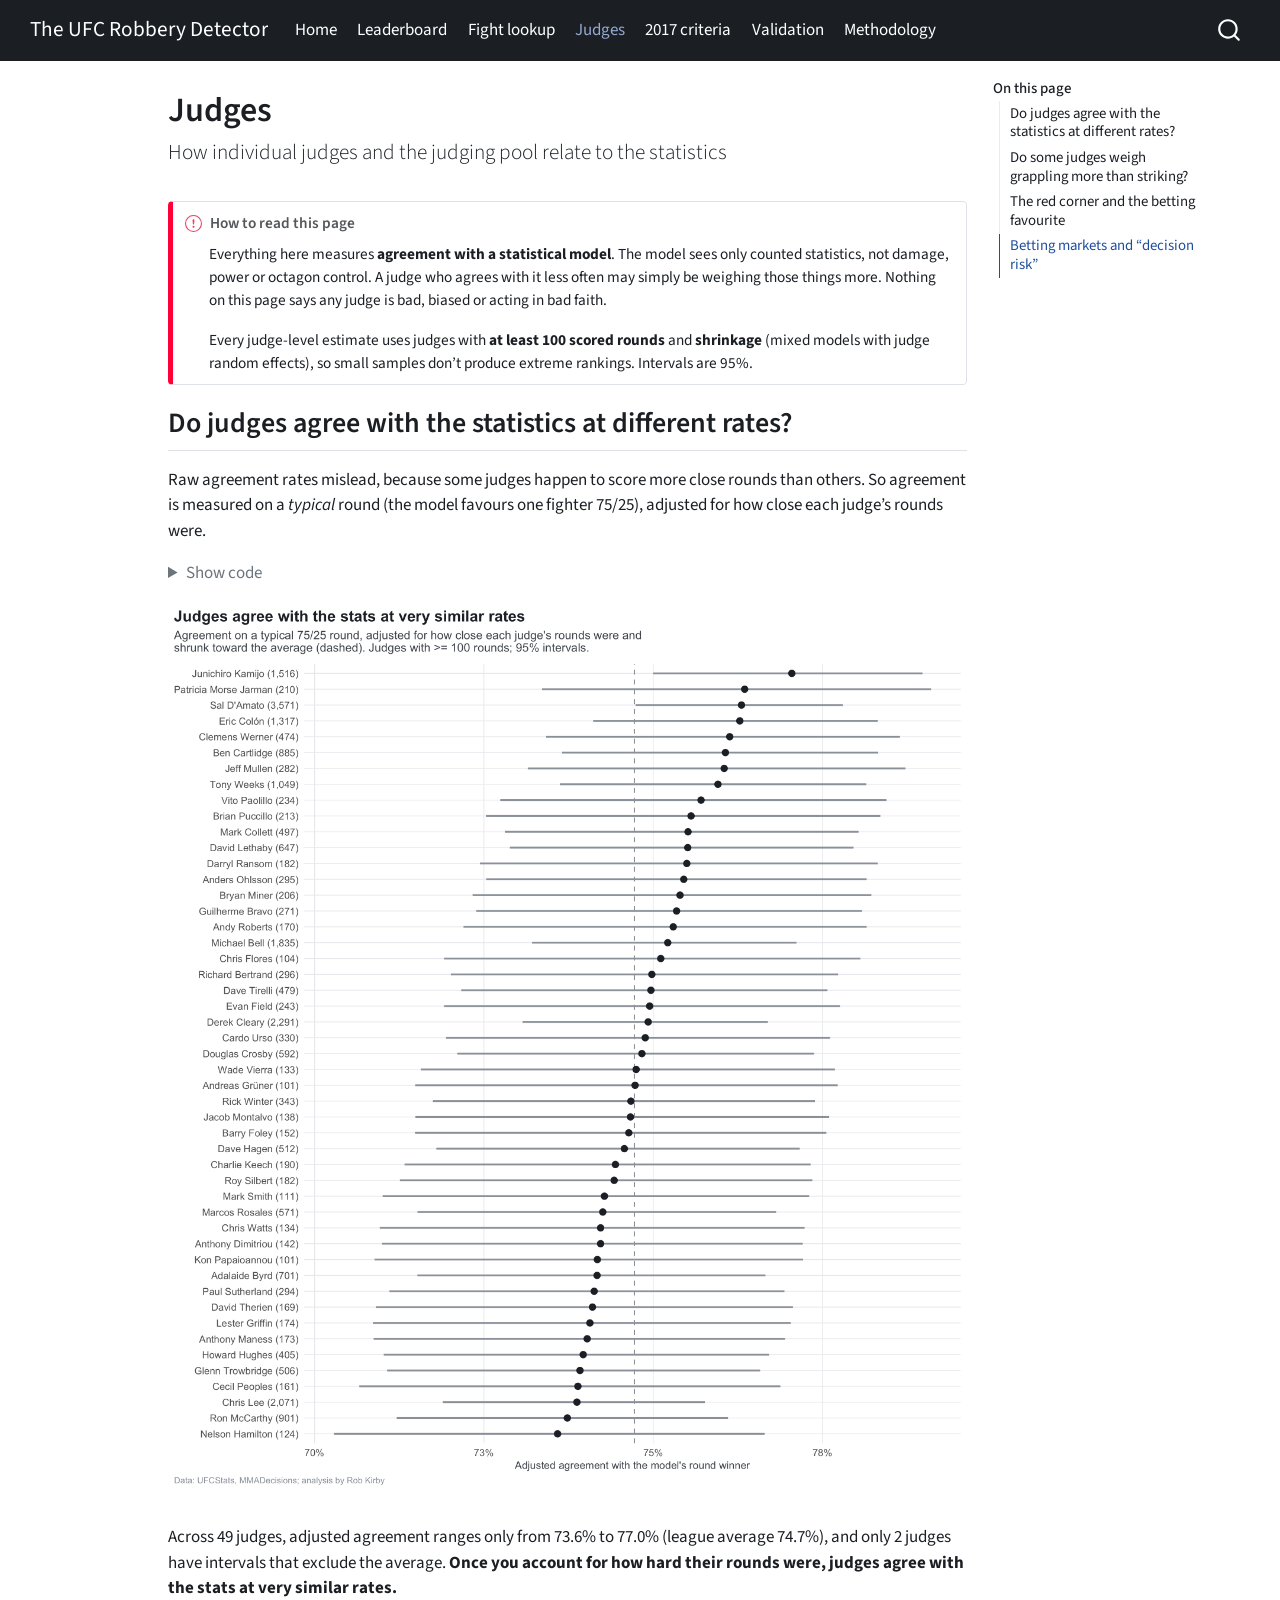
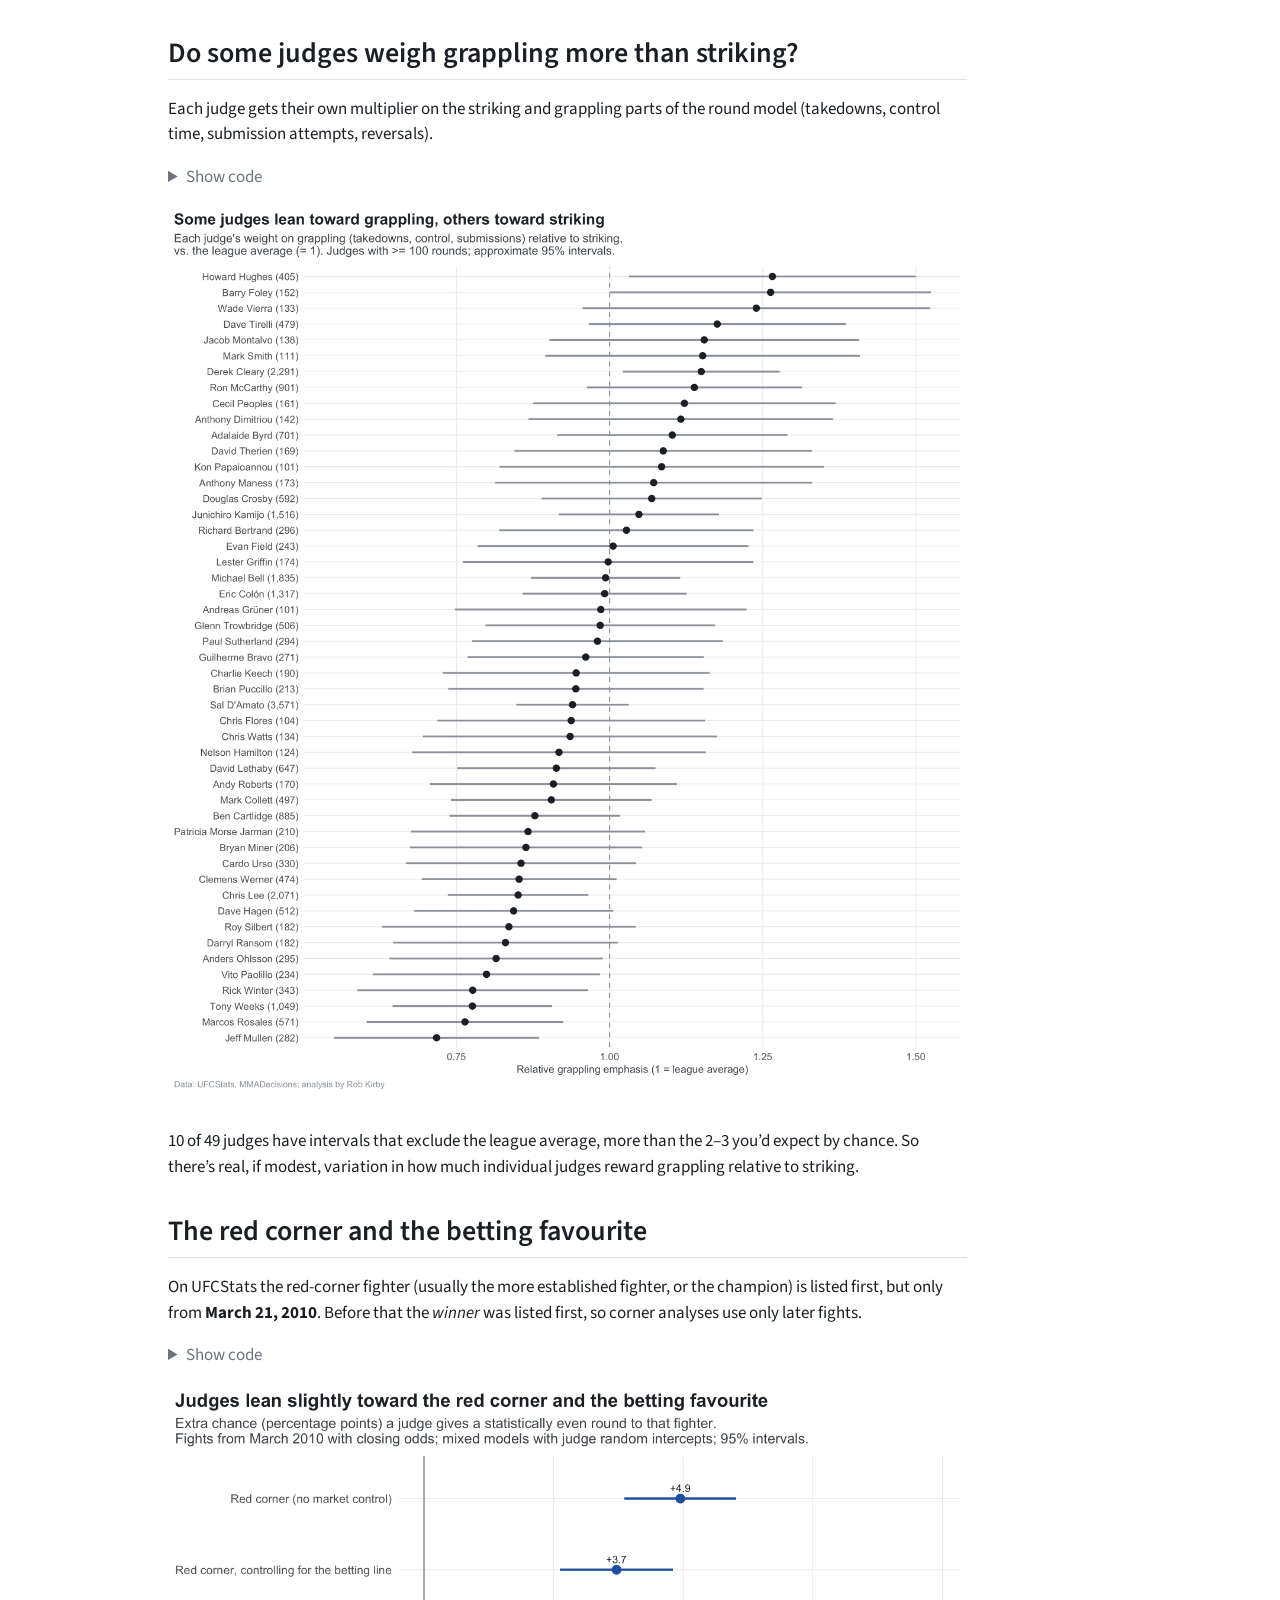
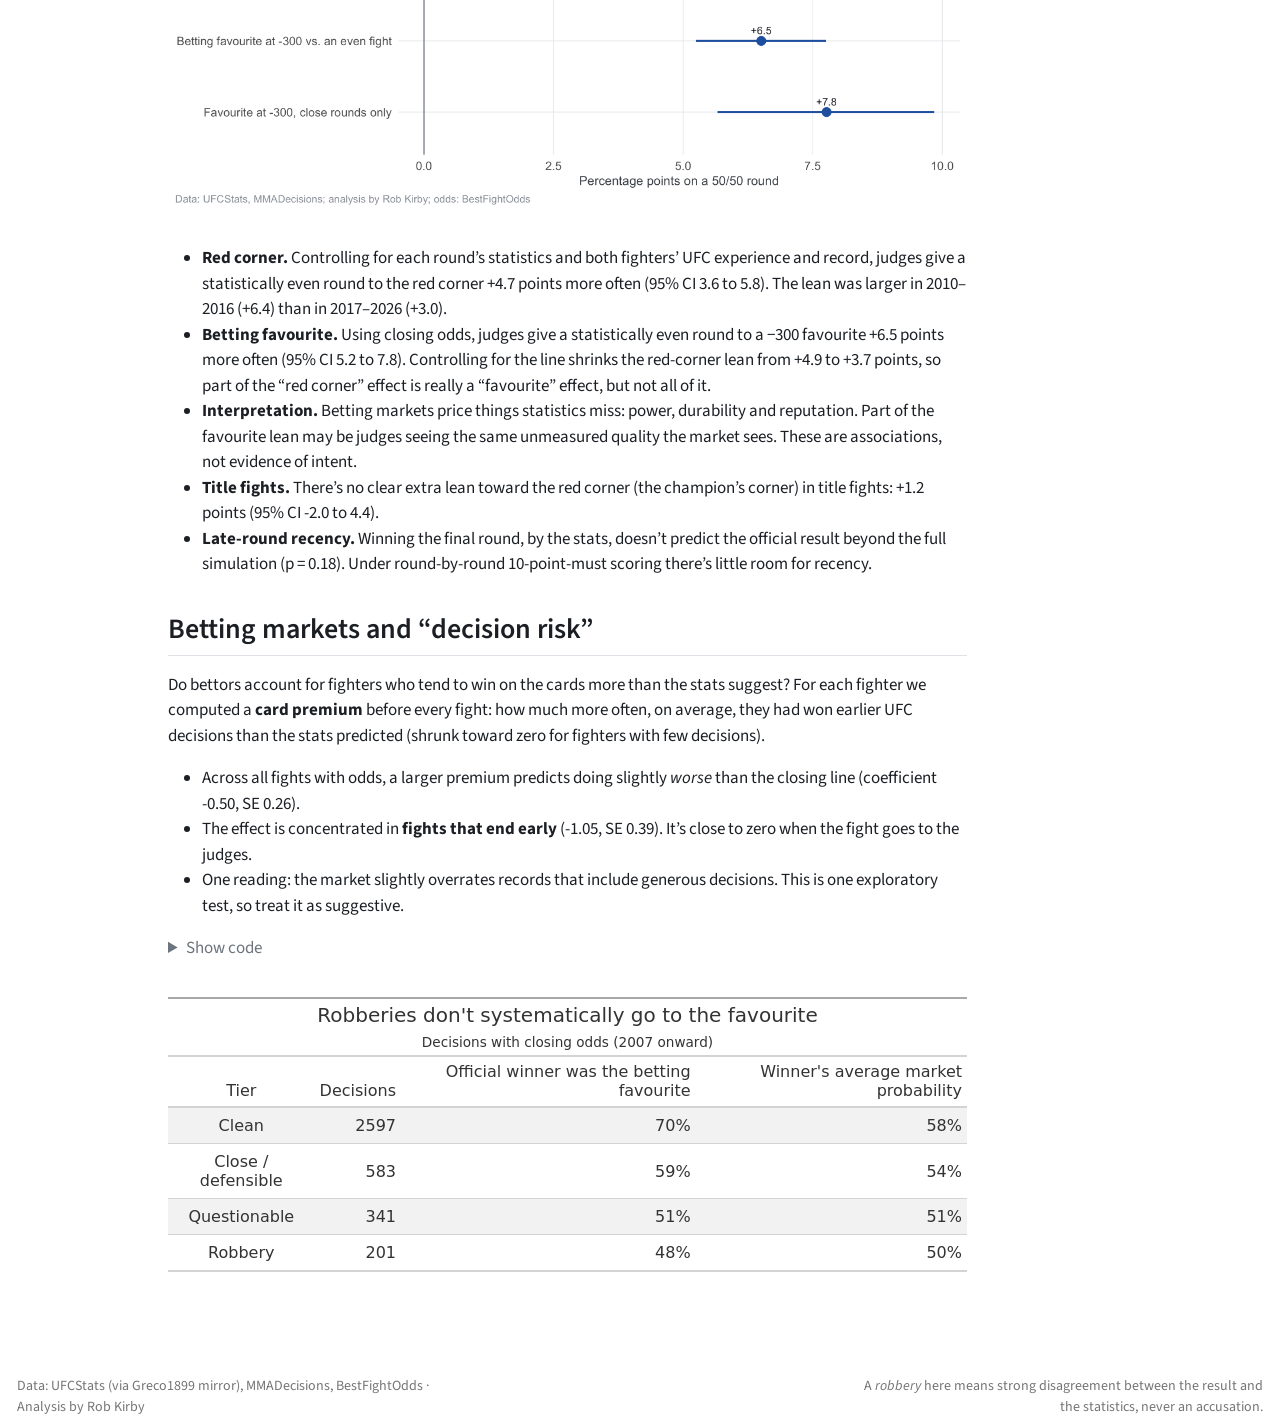
<file: docs/judges.html>
<!DOCTYPE html>
<html xmlns="http://www.w3.org/1999/xhtml" lang="en" xml:lang="en"><head>

<meta charset="utf-8">
<meta name="generator" content="quarto-1.11.9">

<meta name="viewport" content="width=device-width, initial-scale=1.0, user-scalable=yes">


<title>Judges – The UFC Robbery Detector</title>
<style>
/* Default styles provided by pandoc.
** See https://pandoc.org/MANUAL.html#variables-for-html for config info.
*/
span.smallcaps{font-variant: small-caps;}
div.columns{display: flex; gap: 1.5em;}
div.column{flex: auto;}
@media screen {
div.columns{gap: min(4vw, 1.5em);}
div.column{overflow-x: auto;}
}
div.hanging-indent{margin-left: 1.5em; text-indent: -1.5em;}
ul.task-list{list-style: none;}
ul.task-list li input[type="checkbox"] {
  width: 0.8em;
  margin: 0 0.8em 0.2em -1em; /* quarto-specific, see https://github.com/quarto-dev/quarto-cli/issues/4556 */ 
  vertical-align: middle;
}
/* CSS for syntax highlighting */
html { -webkit-text-size-adjust: 100%; }
pre > code.sourceCode { white-space: pre; position: relative; }
pre > code.sourceCode > span { display: inline-block; line-height: 1.25; }
pre > code.sourceCode > span:empty { height: 1.2em; }
.sourceCode { overflow: visible; }
code.sourceCode > span { color: inherit; text-decoration: inherit; }
div.sourceCode { margin: 1em 0; }
pre.sourceCode { margin: 0; }
@media screen {
div.sourceCode { overflow: auto; }
}
@media print {
pre > code.sourceCode { white-space: pre-wrap; }
pre > code.sourceCode > span { text-indent: -5em; padding-left: 5em; }
}
pre.numberSource code
  { counter-reset: source-line 0; }
pre.numberSource code > span
  { position: relative; left: -4em; counter-increment: source-line; }
pre.numberSource code > span > a:first-child::before
  { content: counter(source-line);
    position: relative; left: -1em; text-align: right; vertical-align: baseline;
    border: none; display: inline-block;
    -webkit-touch-callout: none; -webkit-user-select: none;
    -khtml-user-select: none; -moz-user-select: none;
    -ms-user-select: none; user-select: none;
    padding: 0 4px; width: 4em;
  }
pre.numberSource { margin-left: 3em;  padding-left: 4px; }
div.sourceCode
  {   }
@media screen {
pre > code.sourceCode > span > a:first-child::before { text-decoration: underline; }
}
</style>


<script src="site_libs/quarto-nav/quarto-nav.js"></script>
<script src="site_libs/quarto-nav/headroom.min.js"></script>
<script src="site_libs/clipboard/clipboard.min.js"></script>
<script src="site_libs/quarto-search/autocomplete.umd.js"></script>
<script src="site_libs/quarto-search/fuse.min.js"></script>
<script src="site_libs/quarto-search/quarto-search.js"></script>
<meta name="quarto:offset" content="./">
<script src="site_libs/quarto-html/quarto.js" type="module"></script>
<script src="site_libs/quarto-html/tabsets/tabsets.js" type="module"></script>
<script src="site_libs/quarto-html/scrollable-regions/scrollable-regions.js" type="module"></script>
<script src="site_libs/quarto-html/popper.min.js"></script>
<script src="site_libs/quarto-html/tippy.umd.min.js"></script>
<script src="site_libs/quarto-html/anchor.min.js"></script>
<link href="site_libs/quarto-html/tippy.css" rel="stylesheet">
<link href="site_libs/quarto-html/quarto-syntax-highlighting-63b5708e65d6cd79cd7618c58d0c21e7.css" rel="stylesheet" id="quarto-text-highlighting-styles">
<script src="site_libs/bootstrap/bootstrap.min.js"></script>
<link href="site_libs/bootstrap/bootstrap-icons.css" rel="stylesheet">
<link href="site_libs/bootstrap/bootstrap-2d38182e6be079f75345b3a35d7b2d36.min.css" rel="stylesheet" append-hash="true" id="quarto-bootstrap" data-mode="light">
<script id="quarto-search-options" type="application/json">{
  "location": "navbar",
  "copy-button": false,
  "collapse-after": 3,
  "panel-placement": "end",
  "type": "overlay",
  "limit": 50,
  "keyboard-shortcut": [
    "f",
    "/",
    "s"
  ],
  "show-item-context": false,
  "language": {
    "search-no-results-text": "No results",
    "search-matching-documents-text": "matching documents",
    "search-copy-link-title": "Copy link to search",
    "search-hide-matches-text": "Hide additional matches",
    "search-more-match-text": "more match in this document",
    "search-more-matches-text": "more matches in this document",
    "search-clear-button-title": "Clear",
    "search-text-placeholder": "",
    "search-detached-cancel-button-title": "Cancel",
    "search-submit-button-title": "Submit",
    "search-label": "Search"
  }
}</script>
<style>html{ scroll-behavior: smooth; }</style>


</head>

<body class="nav-fixed quarto-light"><a id="quarto-skip-link" class="visually-hidden-focusable" href="#quarto-document-content">Skip to main content</a>

<div id="quarto-search-results"></div>
  <header id="quarto-header" class="headroom fixed-top">
    <nav class="navbar navbar-expand-lg " data-bs-theme="dark" aria-label="Site">
      <div class="navbar-container container-fluid">
      <div class="navbar-brand-container mx-auto">
    <a class="navbar-brand" href="./index.html">
    <span class="navbar-title">The UFC Robbery Detector</span>
    </a>
  </div>
          <button class="navbar-toggler" type="button" data-bs-toggle="collapse" data-bs-target="#navbarCollapse" aria-controls="navbarCollapse" aria-expanded="false" aria-label="Toggle navigation" onclick="if (window.quartoToggleHeadroom) { window.quartoToggleHeadroom(); }">
  <span class="navbar-toggler-icon"></span>
</button>
          <div class="collapse navbar-collapse" id="navbarCollapse">
            <ul class="navbar-nav navbar-nav-scroll me-auto">
  <li class="nav-item">
    <a class="nav-link" href="./index.html"> 
<span class="menu-text">Home</span></a>
  </li>  
  <li class="nav-item">
    <a class="nav-link" href="./leaderboard.html"> 
<span class="menu-text">Leaderboard</span></a>
  </li>  
  <li class="nav-item">
    <a class="nav-link" href="./fight-lookup.html"> 
<span class="menu-text">Fight lookup</span></a>
  </li>  
  <li class="nav-item">
    <a class="nav-link active" href="./judges.html" aria-current="page"> 
<span class="menu-text">Judges</span></a>
  </li>  
  <li class="nav-item">
    <a class="nav-link" href="./criteria-2017.html"> 
<span class="menu-text">2017 criteria</span></a>
  </li>  
  <li class="nav-item">
    <a class="nav-link" href="./validation.html"> 
<span class="menu-text">Validation</span></a>
  </li>  
  <li class="nav-item">
    <a class="nav-link" href="./methodology.html"> 
<span class="menu-text">Methodology</span></a>
  </li>  
</ul>
          </div> <!-- /navcollapse -->
            <div class="quarto-navbar-tools">
</div>
            <div id="quarto-search" class="" title="Search"></div>
      </div> <!-- /container-fluid -->
    </nav>
</header>
<!-- content -->
<div id="quarto-content" class="quarto-container page-columns page-rows-contents page-layout-article page-navbar">
<!-- sidebar -->
<!-- margin-sidebar -->
    <div id="quarto-margin-sidebar" class="sidebar margin-sidebar">
        <nav id="TOC" role="doc-toc" aria-labelledby="toc-title" class="toc-active">
    <h2 id="toc-title">On this page</h2>
   
  <ul class="collapse">
  <li><a href="#do-judges-agree-with-the-statistics-at-different-rates" id="toc-do-judges-agree-with-the-statistics-at-different-rates" class="nav-link active" data-scroll-target="#do-judges-agree-with-the-statistics-at-different-rates">Do judges agree with the statistics at different rates?</a></li>
  <li><a href="#do-some-judges-weigh-grappling-more-than-striking" id="toc-do-some-judges-weigh-grappling-more-than-striking" class="nav-link" data-scroll-target="#do-some-judges-weigh-grappling-more-than-striking">Do some judges weigh grappling more than striking?</a></li>
  <li><a href="#the-red-corner-and-the-betting-favourite" id="toc-the-red-corner-and-the-betting-favourite" class="nav-link" data-scroll-target="#the-red-corner-and-the-betting-favourite">The red corner and the betting favourite</a></li>
  <li><a href="#betting-markets-and-decision-risk" id="toc-betting-markets-and-decision-risk" class="nav-link" data-scroll-target="#betting-markets-and-decision-risk">Betting markets and “decision risk”</a></li>
  </ul>
</nav>
    </div>
<!-- main -->
<main class="content" id="quarto-document-content" tabindex="-1">

<header id="title-block-header" class="quarto-title-block default">
<div class="quarto-title">
<h1 class="title">Judges</h1>
<p class="subtitle lead">How individual judges and the judging pool relate to the statistics</p>
</div>



<div class="quarto-title-meta">

    
  
    
  </div>
  


</header>


<div class="callout callout-style-simple callout-important callout-titled">
<div class="callout-header d-flex align-content-center">
<div class="callout-icon-container">
<i class="callout-icon"></i>
</div>
<div class="callout-title-container flex-fill">
<span class="screen-reader-only">Important</span>How to read this page
</div>
</div>
<div class="callout-body-container callout-body">
<p>Everything here measures <strong>agreement with a statistical model</strong>. The model sees only counted statistics, not damage, power or octagon control. A judge who agrees with it less often may simply be weighing those things more. Nothing on this page says any judge is bad, biased or acting in bad faith.</p>
<p>Every judge-level estimate uses judges with <strong>at least 100 scored rounds</strong> and <strong>shrinkage</strong> (mixed models with judge random effects), so small samples don’t produce extreme rankings. Intervals are 95%.</p>
</div>
</div>
<section id="do-judges-agree-with-the-statistics-at-different-rates" class="level2">
<h2 class="anchored" data-anchor-id="do-judges-agree-with-the-statistics-at-different-rates">Do judges agree with the statistics at different rates?</h2>
<p>Raw agreement rates mislead, because some judges happen to score more close rounds than others. So agreement is measured on a <em>typical</em> round (the model favours one fighter 75/25), adjusted for how close each judge’s rounds were.</p>
<div class="cell" data-layout-align="center">
<details class="code-fold">
<summary>Show code</summary>
<div class="code-copy-outer-scaffold"><div class="sourceCode cell-code" id="cb1"><pre class="sourceCode r code-with-copy"><code class="sourceCode r"><span id="cb1-1"><a href="#cb1-1" aria-hidden="true" tabindex="-1"></a><span class="fu">plot_judge_agreement</span>(ja)</span></code></pre></div><button title="Copy to Clipboard" class="code-copy-button"><i class="bi"></i></button></div>
</details>
<div class="cell-output-display">
<div class="quarto-figure quarto-figure-center">
<figure class="figure">
<p><img src="judges_files/figure-html/agreement-1.png" class="img-fluid quarto-figure quarto-figure-center figure-img" style="width:100.0%"></p>
</figure>
</div>
</div>
</div>
<p>Across 49 judges, adjusted agreement ranges only from 73.6% to 77.0% (league average 74.7%), and only 2 judges have intervals that exclude the average. <strong>Once you account for how hard their rounds were, judges agree with the stats at very similar rates.</strong></p>
</section>
<section id="do-some-judges-weigh-grappling-more-than-striking" class="level2">
<h2 class="anchored" data-anchor-id="do-some-judges-weigh-grappling-more-than-striking">Do some judges weigh grappling more than striking?</h2>
<p>Each judge gets their own multiplier on the striking and grappling parts of the round model (takedowns, control time, submission attempts, reversals).</p>
<div class="cell" data-layout-align="center">
<details class="code-fold">
<summary>Show code</summary>
<div class="code-copy-outer-scaffold"><div class="sourceCode cell-code" id="cb2"><pre class="sourceCode r code-with-copy"><code class="sourceCode r"><span id="cb2-1"><a href="#cb2-1" aria-hidden="true" tabindex="-1"></a><span class="fu">plot_grappling</span>(jt)</span></code></pre></div><button title="Copy to Clipboard" class="code-copy-button"><i class="bi"></i></button></div>
</details>
<div class="cell-output-display">
<div class="quarto-figure quarto-figure-center">
<figure class="figure">
<p><img src="judges_files/figure-html/grappling-1.png" class="img-fluid quarto-figure quarto-figure-center figure-img" style="width:100.0%"></p>
</figure>
</div>
</div>
</div>
<p>10 of 49 judges have intervals that exclude the league average, more than the 2–3 you’d expect by chance. So there’s real, if modest, variation in how much individual judges reward grappling relative to striking.</p>
</section>
<section id="the-red-corner-and-the-betting-favourite" class="level2">
<h2 class="anchored" data-anchor-id="the-red-corner-and-the-betting-favourite">The red corner and the betting favourite</h2>
<p>On UFCStats the red-corner fighter (usually the more established fighter, or the champion) is listed first, but only from <strong>March 21, 2010</strong>. Before that the <em>winner</em> was listed first, so corner analyses use only later fights.</p>
<div class="cell" data-layout-align="center">
<details class="code-fold">
<summary>Show code</summary>
<div class="code-copy-outer-scaffold"><div class="sourceCode cell-code" id="cb3"><pre class="sourceCode r code-with-copy"><code class="sourceCode r"><span id="cb3-1"><a href="#cb3-1" aria-hidden="true" tabindex="-1"></a><span class="fu">plot_corner_favourite</span>(fav)</span></code></pre></div><button title="Copy to Clipboard" class="code-copy-button"><i class="bi"></i></button></div>
</details>
<div class="cell-output-display">
<div class="quarto-figure quarto-figure-center">
<figure class="figure">
<p><img src="judges_files/figure-html/corner-1.png" class="img-fluid quarto-figure quarto-figure-center figure-img" style="width:100.0%"></p>
</figure>
</div>
</div>
</div>
<ul>
<li><strong>Red corner.</strong> Controlling for each round’s statistics and both fighters’ UFC experience and record, judges give a statistically even round to the red corner +4.7 points more often (95% CI 3.6 to 5.8). The lean was larger in 2010–2016 (+6.4) than in 2017–2026 (+3.0).</li>
<li><strong>Betting favourite.</strong> Using closing odds, judges give a statistically even round to a −300 favourite +6.5 points more often (95% CI 5.2 to 7.8). Controlling for the line shrinks the red-corner lean from +4.9 to +3.7 points, so part of the “red corner” effect is really a “favourite” effect, but not all of it.</li>
<li><strong>Interpretation.</strong> Betting markets price things statistics miss: power, durability and reputation. Part of the favourite lean may be judges seeing the same unmeasured quality the market sees. These are associations, not evidence of intent.</li>
<li><strong>Title fights.</strong> There’s no clear extra lean toward the red corner (the champion’s corner) in title fights: +1.2 points (95% CI -2.0 to 4.4).</li>
<li><strong>Late-round recency.</strong> Winning the final round, by the stats, doesn’t predict the official result beyond the full simulation (p = 0.18). Under round-by-round 10-point-must scoring there’s little room for recency.</li>
</ul>
</section>
<section id="betting-markets-and-decision-risk" class="level2">
<h2 class="anchored" data-anchor-id="betting-markets-and-decision-risk">Betting markets and “decision risk”</h2>
<p>Do bettors account for fighters who tend to win on the cards more than the stats suggest? For each fighter we computed a <strong>card premium</strong> before every fight: how much more often, on average, they had won earlier UFC decisions than the stats predicted (shrunk toward zero for fighters with few decisions).</p>
<ul>
<li>Across all fights with odds, a larger premium predicts doing slightly <em>worse</em> than the closing line (coefficient -0.50, SE 0.26).</li>
<li>The effect is concentrated in <strong>fights that end early</strong> (-1.05, SE 0.39). It’s close to zero when the fight goes to the judges.</li>
<li>One reading: the market slightly overrates records that include generous decisions. This is one exploratory test, so treat it as suggestive.</li>
</ul>
<div class="cell" data-layout-align="center">
<details class="code-fold">
<summary>Show code</summary>
<div class="code-copy-outer-scaffold"><div class="sourceCode cell-code" id="cb4"><pre class="sourceCode r code-with-copy"><code class="sourceCode r"><span id="cb4-1"><a href="#cb4-1" aria-hidden="true" tabindex="-1"></a>rm <span class="sc">|&gt;</span> <span class="fu">mutate</span>(<span class="at">tier =</span> <span class="fu">factor</span>(tier, <span class="fu">names</span>(tier_cols))) <span class="sc">|&gt;</span> <span class="fu">arrange</span>(tier) <span class="sc">|&gt;</span></span>
<span id="cb4-2"><a href="#cb4-2" aria-hidden="true" tabindex="-1"></a>  <span class="fu">transmute</span>(<span class="at">Tier =</span> tier, <span class="at">Decisions =</span> n, <span class="st">`</span><span class="at">Official winner was the betting favourite</span><span class="st">`</span> <span class="ot">=</span> winner_was_favourite,</span>
<span id="cb4-3"><a href="#cb4-3" aria-hidden="true" tabindex="-1"></a>            <span class="st">`</span><span class="at">Winner's average market probability</span><span class="st">`</span> <span class="ot">=</span> mean_winner_mkt) <span class="sc">|&gt;</span></span>
<span id="cb4-4"><a href="#cb4-4" aria-hidden="true" tabindex="-1"></a>  <span class="fu">gt</span>() <span class="sc">|&gt;</span> <span class="fu">fmt_percent</span>(<span class="fu">c</span>(<span class="dv">3</span>, <span class="dv">4</span>), <span class="at">decimals =</span> <span class="dv">0</span>) <span class="sc">|&gt;</span></span>
<span id="cb4-5"><a href="#cb4-5" aria-hidden="true" tabindex="-1"></a>  <span class="fu">tab_header</span>(<span class="at">title =</span> <span class="st">"Robberies don't systematically go to the favourite"</span>,</span>
<span id="cb4-6"><a href="#cb4-6" aria-hidden="true" tabindex="-1"></a>             <span class="at">subtitle =</span> <span class="st">"Decisions with closing odds (2007 onward)"</span>)</span></code></pre></div><button title="Copy to Clipboard" class="code-copy-button"><i class="bi"></i></button></div>
</details>
<div class="cell-output-display">
<div id="zpmihmgixx" style="padding-left:0px;padding-right:0px;padding-top:10px;padding-bottom:10px;overflow-x:auto;overflow-y:auto;width:auto;height:auto;">
<style>#zpmihmgixx table {
  font-family: system-ui, 'Segoe UI', Roboto, Helvetica, Arial, sans-serif, 'Apple Color Emoji', 'Segoe UI Emoji', 'Segoe UI Symbol', 'Noto Color Emoji';
  -webkit-font-smoothing: antialiased;
  -moz-osx-font-smoothing: grayscale;
}

#zpmihmgixx thead, #zpmihmgixx tbody, #zpmihmgixx tfoot, #zpmihmgixx tr, #zpmihmgixx td, #zpmihmgixx th {
  border-style: none;
}

#zpmihmgixx p {
  margin: 0;
  padding: 0;
}

#zpmihmgixx .gt_table {
  display: table;
  border-collapse: collapse;
  line-height: normal;
  margin-left: auto;
  margin-right: auto;
  color: #333333;
  font-size: 16px;
  font-weight: normal;
  font-style: normal;
  background-color: #FFFFFF;
  width: auto;
  border-top-style: solid;
  border-top-width: 2px;
  border-top-color: #A8A8A8;
  border-right-style: none;
  border-right-width: 2px;
  border-right-color: #D3D3D3;
  border-bottom-style: solid;
  border-bottom-width: 2px;
  border-bottom-color: #A8A8A8;
  border-left-style: none;
  border-left-width: 2px;
  border-left-color: #D3D3D3;
}

#zpmihmgixx .gt_caption {
  padding-top: 4px;
  padding-bottom: 4px;
}

#zpmihmgixx .gt_title {
  color: #333333;
  font-size: 125%;
  font-weight: initial;
  padding-top: 4px;
  padding-bottom: 4px;
  padding-left: 5px;
  padding-right: 5px;
  border-bottom-color: #FFFFFF;
  border-bottom-width: 0;
}

#zpmihmgixx .gt_subtitle {
  color: #333333;
  font-size: 85%;
  font-weight: initial;
  padding-top: 3px;
  padding-bottom: 5px;
  padding-left: 5px;
  padding-right: 5px;
  border-top-color: #FFFFFF;
  border-top-width: 0;
}

#zpmihmgixx .gt_heading {
  background-color: #FFFFFF;
  text-align: center;
  border-bottom-color: #FFFFFF;
  border-left-style: none;
  border-left-width: 1px;
  border-left-color: #D3D3D3;
  border-right-style: none;
  border-right-width: 1px;
  border-right-color: #D3D3D3;
}

#zpmihmgixx .gt_bottom_border {
  border-bottom-style: solid;
  border-bottom-width: 2px;
  border-bottom-color: #D3D3D3;
}

#zpmihmgixx .gt_col_headings {
  border-top-style: solid;
  border-top-width: 2px;
  border-top-color: #D3D3D3;
  border-bottom-style: solid;
  border-bottom-width: 2px;
  border-bottom-color: #D3D3D3;
  border-left-style: none;
  border-left-width: 1px;
  border-left-color: #D3D3D3;
  border-right-style: none;
  border-right-width: 1px;
  border-right-color: #D3D3D3;
}

#zpmihmgixx .gt_col_heading {
  color: #333333;
  background-color: #FFFFFF;
  font-size: 100%;
  font-weight: normal;
  text-transform: inherit;
  border-left-style: none;
  border-left-width: 1px;
  border-left-color: #D3D3D3;
  border-right-style: none;
  border-right-width: 1px;
  border-right-color: #D3D3D3;
  vertical-align: bottom;
  padding-top: 5px;
  padding-bottom: 6px;
  padding-left: 5px;
  padding-right: 5px;
  overflow-x: hidden;
}

#zpmihmgixx .gt_column_spanner_outer {
  color: #333333;
  background-color: #FFFFFF;
  font-size: 100%;
  font-weight: normal;
  text-transform: inherit;
  padding-top: 0;
  padding-bottom: 0;
  padding-left: 4px;
  padding-right: 4px;
}

#zpmihmgixx .gt_column_spanner_outer:first-child {
  padding-left: 0;
}

#zpmihmgixx .gt_column_spanner_outer:last-child {
  padding-right: 0;
}

#zpmihmgixx .gt_column_spanner {
  border-bottom-style: solid;
  border-bottom-width: 2px;
  border-bottom-color: #D3D3D3;
  vertical-align: bottom;
  padding-top: 5px;
  padding-bottom: 5px;
  overflow-x: hidden;
  display: inline-block;
  width: 100%;
}

#zpmihmgixx .gt_spanner_row {
  border-bottom-style: hidden;
}

#zpmihmgixx .gt_group_heading {
  padding-top: 8px;
  padding-bottom: 8px;
  padding-left: 5px;
  padding-right: 5px;
  color: #333333;
  background-color: #FFFFFF;
  font-size: 100%;
  font-weight: initial;
  text-transform: inherit;
  border-top-style: solid;
  border-top-width: 2px;
  border-top-color: #D3D3D3;
  border-bottom-style: solid;
  border-bottom-width: 2px;
  border-bottom-color: #D3D3D3;
  border-left-style: none;
  border-left-width: 1px;
  border-left-color: #D3D3D3;
  border-right-style: none;
  border-right-width: 1px;
  border-right-color: #D3D3D3;
  vertical-align: middle;
  text-align: left;
}

#zpmihmgixx .gt_empty_group_heading {
  padding: 0.5px;
  color: #333333;
  background-color: #FFFFFF;
  font-size: 100%;
  font-weight: initial;
  border-top-style: solid;
  border-top-width: 2px;
  border-top-color: #D3D3D3;
  border-bottom-style: solid;
  border-bottom-width: 2px;
  border-bottom-color: #D3D3D3;
  vertical-align: middle;
}

#zpmihmgixx .gt_from_md > :first-child {
  margin-top: 0;
}

#zpmihmgixx .gt_from_md > :last-child {
  margin-bottom: 0;
}

#zpmihmgixx .gt_row {
  padding-top: 8px;
  padding-bottom: 8px;
  padding-left: 5px;
  padding-right: 5px;
  margin: 10px;
  border-top-style: solid;
  border-top-width: 1px;
  border-top-color: #D3D3D3;
  border-left-style: none;
  border-left-width: 1px;
  border-left-color: #D3D3D3;
  border-right-style: none;
  border-right-width: 1px;
  border-right-color: #D3D3D3;
  vertical-align: middle;
  overflow-x: hidden;
}

#zpmihmgixx .gt_stub {
  color: #333333;
  background-color: #FFFFFF;
  font-size: 100%;
  font-weight: initial;
  text-transform: inherit;
  border-right-style: solid;
  border-right-width: 2px;
  border-right-color: #D3D3D3;
  padding-left: 5px;
  padding-right: 5px;
}

#zpmihmgixx .gt_stub_row_group {
  color: #333333;
  background-color: #FFFFFF;
  font-size: 100%;
  font-weight: initial;
  text-transform: inherit;
  border-right-style: solid;
  border-right-width: 2px;
  border-right-color: #D3D3D3;
  padding-left: 5px;
  padding-right: 5px;
  vertical-align: top;
}

#zpmihmgixx .gt_row_group_first td {
  border-top-width: 2px;
}

#zpmihmgixx .gt_row_group_first th {
  border-top-width: 2px;
}

#zpmihmgixx .gt_summary_row {
  color: #333333;
  background-color: #FFFFFF;
  text-transform: inherit;
  padding-top: 8px;
  padding-bottom: 8px;
  padding-left: 5px;
  padding-right: 5px;
}

#zpmihmgixx .gt_first_summary_row {
  border-top-style: solid;
  border-top-color: #D3D3D3;
}

#zpmihmgixx .gt_first_summary_row.thick {
  border-top-width: 2px;
}

#zpmihmgixx .gt_last_summary_row {
  padding-top: 8px;
  padding-bottom: 8px;
  padding-left: 5px;
  padding-right: 5px;
  border-bottom-style: solid;
  border-bottom-width: 2px;
  border-bottom-color: #D3D3D3;
}

#zpmihmgixx .gt_grand_summary_row {
  color: #333333;
  background-color: #FFFFFF;
  text-transform: inherit;
  padding-top: 8px;
  padding-bottom: 8px;
  padding-left: 5px;
  padding-right: 5px;
}

#zpmihmgixx .gt_first_grand_summary_row {
  padding-top: 8px;
  padding-bottom: 8px;
  padding-left: 5px;
  padding-right: 5px;
  border-top-style: double;
  border-top-width: 6px;
  border-top-color: #D3D3D3;
}

#zpmihmgixx .gt_last_grand_summary_row_top {
  padding-top: 8px;
  padding-bottom: 8px;
  padding-left: 5px;
  padding-right: 5px;
  border-bottom-style: double;
  border-bottom-width: 6px;
  border-bottom-color: #D3D3D3;
}

#zpmihmgixx .gt_striped {
  background-color: rgba(128, 128, 128, 0.05);
}

#zpmihmgixx .gt_table_body {
  border-top-style: solid;
  border-top-width: 2px;
  border-top-color: #D3D3D3;
  border-bottom-style: solid;
  border-bottom-width: 2px;
  border-bottom-color: #D3D3D3;
}

#zpmihmgixx .gt_footnotes {
  color: #333333;
  background-color: #FFFFFF;
  border-bottom-style: none;
  border-bottom-width: 2px;
  border-bottom-color: #D3D3D3;
  border-left-style: none;
  border-left-width: 2px;
  border-left-color: #D3D3D3;
  border-right-style: none;
  border-right-width: 2px;
  border-right-color: #D3D3D3;
}

#zpmihmgixx .gt_footnote {
  margin: 0px;
  font-size: 90%;
  padding-top: 4px;
  padding-bottom: 4px;
  padding-left: 5px;
  padding-right: 5px;
}

#zpmihmgixx .gt_sourcenotes {
  color: #333333;
  background-color: #FFFFFF;
  border-bottom-style: none;
  border-bottom-width: 2px;
  border-bottom-color: #D3D3D3;
  border-left-style: none;
  border-left-width: 2px;
  border-left-color: #D3D3D3;
  border-right-style: none;
  border-right-width: 2px;
  border-right-color: #D3D3D3;
}

#zpmihmgixx .gt_sourcenote {
  font-size: 90%;
  padding-top: 4px;
  padding-bottom: 4px;
  padding-left: 5px;
  padding-right: 5px;
}

#zpmihmgixx .gt_left {
  text-align: left;
}

#zpmihmgixx .gt_center {
  text-align: center;
}

#zpmihmgixx .gt_right {
  text-align: right;
  font-variant-numeric: tabular-nums;
}

#zpmihmgixx .gt_font_normal {
  font-weight: normal;
}

#zpmihmgixx .gt_font_bold {
  font-weight: bold;
}

#zpmihmgixx .gt_font_italic {
  font-style: italic;
}

#zpmihmgixx .gt_super {
  font-size: 65%;
}

#zpmihmgixx .gt_footnote_marks {
  font-size: 75%;
  vertical-align: 0.4em;
  position: initial;
}

#zpmihmgixx .gt_asterisk {
  font-size: 100%;
  vertical-align: 0;
}

#zpmihmgixx .gt_indent_1 {
  text-indent: 5px;
}

#zpmihmgixx .gt_indent_2 {
  text-indent: 10px;
}

#zpmihmgixx .gt_indent_3 {
  text-indent: 15px;
}

#zpmihmgixx .gt_indent_4 {
  text-indent: 20px;
}

#zpmihmgixx .gt_indent_5 {
  text-indent: 25px;
}

#zpmihmgixx .katex-display {
  display: inline-flex !important;
  margin-bottom: 0.75em !important;
}

#zpmihmgixx div.Reactable > div.rt-table > div.rt-thead > div.rt-tr.rt-tr-group-header > div.rt-th-group:after {
  height: 0px !important;
}
</style>

<table class="gt_table caption-top table table-sm table-striped small" data-quarto-bootstrap="false">
<thead>
<tr class="gt_heading header">
<td colspan="4" class="gt_heading gt_title gt_font_normal">Robberies don't systematically go to the favourite</td>
</tr>
<tr class="gt_heading even">
<td colspan="4" class="gt_heading gt_subtitle gt_font_normal gt_bottom_border">Decisions with closing odds (2007 onward)</td>
</tr>
<tr class="gt_col_headings header">
<th id="Tier" class="gt_col_heading gt_columns_bottom_border gt_center" data-quarto-table-cell-role="th" scope="col">Tier</th>
<th id="Decisions" class="gt_col_heading gt_columns_bottom_border gt_right" data-quarto-table-cell-role="th" scope="col">Decisions</th>
<th id="Official-winner-was-the-betting-favourite" class="gt_col_heading gt_columns_bottom_border gt_right" data-quarto-table-cell-role="th" scope="col">Official winner was the betting favourite</th>
<th id="Winner's-average-market-probability" class="gt_col_heading gt_columns_bottom_border gt_right" data-quarto-table-cell-role="th" scope="col">Winner's average market probability</th>
</tr>
</thead>
<tbody class="gt_table_body">
<tr class="odd">
<td class="gt_row gt_center" headers="Tier">Clean</td>
<td class="gt_row gt_right" headers="Decisions">2597</td>
<td class="gt_row gt_right" headers="Official-winner-was-the-betting-favourite">70%</td>
<td class="gt_row gt_right" headers="Winner's-average-market-probability">58%</td>
</tr>
<tr class="even">
<td class="gt_row gt_center" headers="Tier">Close / defensible</td>
<td class="gt_row gt_right" headers="Decisions">583</td>
<td class="gt_row gt_right" headers="Official-winner-was-the-betting-favourite">59%</td>
<td class="gt_row gt_right" headers="Winner's-average-market-probability">54%</td>
</tr>
<tr class="odd">
<td class="gt_row gt_center" headers="Tier">Questionable</td>
<td class="gt_row gt_right" headers="Decisions">341</td>
<td class="gt_row gt_right" headers="Official-winner-was-the-betting-favourite">51%</td>
<td class="gt_row gt_right" headers="Winner's-average-market-probability">51%</td>
</tr>
<tr class="even">
<td class="gt_row gt_center" headers="Tier">Robbery</td>
<td class="gt_row gt_right" headers="Decisions">201</td>
<td class="gt_row gt_right" headers="Official-winner-was-the-betting-favourite">48%</td>
<td class="gt_row gt_right" headers="Winner's-average-market-probability">50%</td>
</tr>
</tbody>
</table>

</div>
</div>
</div>


</section>

</main> <!-- /main -->
<script id="quarto-html-after-body" type="application/javascript">
  window.document.addEventListener("DOMContentLoaded", function (event) {
    const icon = "";
    const anchorJS = new window.AnchorJS();
    anchorJS.options = {
      placement: 'right',
      icon: icon
    };
    anchorJS.add('.anchored');
    const isCodeAnnotation = (el) => {
      for (const clz of el.classList) {
        if (clz.startsWith('code-annotation-')) {                     
          return true;
        }
      }
      return false;
    }
    const onCopySuccess = function(e) {
      // button target
      const button = e.trigger;
      // don't keep focus
      button.blur();
      // flash "checked"
      button.classList.add('code-copy-button-checked');
      var currentTitle = button.getAttribute("title");
      button.setAttribute("title", "Copied!");
      let tooltip;
      if (window.bootstrap) {
        button.setAttribute("data-bs-toggle", "tooltip");
        button.setAttribute("data-bs-placement", "left");
        button.setAttribute("data-bs-title", "Copied!");
        tooltip = new bootstrap.Tooltip(button, 
          { trigger: "manual", 
            customClass: "code-copy-button-tooltip",
            offset: [0, -8]});
        tooltip.show();    
      }
      setTimeout(function() {
        if (tooltip) {
          tooltip.hide();
          button.removeAttribute("data-bs-title");
          button.removeAttribute("data-bs-toggle");
          button.removeAttribute("data-bs-placement");
        }
        button.setAttribute("title", currentTitle);
        button.classList.remove('code-copy-button-checked');
      }, 1000);
      // clear code selection
      e.clearSelection();
    }
    const getTextToCopy = function(trigger) {
      const outerScaffold = trigger.parentElement.cloneNode(true);
      const codeEl = outerScaffold.querySelector('code');
      for (const childEl of codeEl.children) {
        if (isCodeAnnotation(childEl)) {
          childEl.remove();
        }
      }
      return codeEl.innerText;
    }
    const clipboard = new window.ClipboardJS('.code-copy-button:not([data-in-quarto-modal])', {
      text: getTextToCopy
    });
    clipboard.on('success', onCopySuccess);
    if (window.document.getElementById('quarto-embedded-source-code-modal')) {
      const clipboardModal = new window.ClipboardJS('.code-copy-button[data-in-quarto-modal]', {
        text: getTextToCopy,
        container: window.document.getElementById('quarto-embedded-source-code-modal')
      });
      clipboardModal.on('success', onCopySuccess);
    }
      var localhostRegex = new RegExp(/^(?:http|https):\/\/localhost\:?[0-9]*\//);
      var mailtoRegex = new RegExp(/^mailto:/);
        var filterRegex = new RegExp('/' + window.location.host + '/');
      const newWindowLabel = "(opens in a new tab)";
      const newWindowNoteId = "quarto-ext-newwindow-label";
      // Links reference one hidden label through aria-describedby, so the
      // announcement never changes their accessible name.
      var describeNewWindow = (link) => {
        if (!window.document.getElementById(newWindowNoteId)) {
          var newWindowNote = window.document.createElement("span");
          newWindowNote.id = newWindowNoteId;
          newWindowNote.hidden = true;
          newWindowNote.textContent = newWindowLabel;
          window.document.body.appendChild(newWindowNote);
        }
        var describedBy = (link.getAttribute("aria-describedby") || "").split(/\s+/).filter(Boolean);
        if (!describedBy.includes(newWindowNoteId)) {
          describedBy.push(newWindowNoteId);
          link.setAttribute("aria-describedby", describedBy.join(" "));
        }
      }
      var isInternal = (href) => {
          return filterRegex.test(href) || localhostRegex.test(href) || mailtoRegex.test(href);
      }
      // Inspect non-navigation links and adorn them if external
      window.quartoDecorateExternalLinks = function (root) {
     var links = (root || window.document).querySelectorAll('a[href]:not(.nav-link):not(.navbar-brand):not(.toc-action):not(.sidebar-link):not(.sidebar-item-toggle):not(.pagination-link):not(.no-external):not([aria-hidden]):not(.dropdown-item):not(.quarto-navigation-tool):not(.about-link)');
      for (var i=0; i<links.length; i++) {
        const link = links[i];
        if (!isInternal(link.href)) {
          // undo the damage that might have been done by quarto-nav.js in the case of
          // links that we want to consider external
          if (link.dataset.originalHref !== undefined) {
            link.href = link.dataset.originalHref;
          }
            // target, if specified
            link.setAttribute("target", "_blank");
            if (link.getAttribute("rel") === null) {
              link.setAttribute("rel", "noopener");
            }
            describeNewWindow(link);
          if (!link.classList.contains('no-external-icon')) {
          }
        }
      }
      };
      window.quartoDecorateExternalLinks(window.document);
    // Esc closes the popup (WCAG 1.4.13) and focus leaving both trigger and
    // popup closes it (WCAG 2.4.11); tippy handles neither for interactive popups.
    const hideOnEscAndFocusOut = {
      name: 'hideOnEscAndFocusOut',
      defaultValue: true,
      fn(instance) {
        const dismiss = () => {
          // A show scheduled by the trigger delay would otherwise reopen it
          instance.clearDelayTimeouts();
          instance.hide();
        };
        const onKeyDown = (event) => {
          if (event.key !== 'Escape') {
            return;
          }
          // Keep Esc from also reaching page handlers (e.g. reveal.js overview),
          // except an open reveal.js slide menu, which Esc should close too.
          // The menu handles keys only when its keyboard option is on.
          const menuHandlesEsc = window.Reveal?.getPlugin?.('menu')?.isOpen() &&
            window.Reveal.getConfig().menu?.keyboard !== false;
          if (!menuHandlesEsc) {
            event.stopPropagation();
          }
          if (instance.popper.contains(window.document.activeElement)) {
            // Disabled while refocusing so the focus trigger does not reopen it
            instance.disable();
            instance.reference.focus();
            instance.enable();
          }
          dismiss();
        };
        const onFocusOut = (event) => {
          const target = event.relatedTarget;
          if (target && !instance.reference.contains(target) &&
              !instance.popper.contains(target)) {
            dismiss();
          }
        };
        // On the trigger too: a click trigger (code-annotations: select) has no
        // blur handling. Attached for the instance's lifetime so leaving the
        // trigger also cancels a show still pending on the trigger delay.
        instance.reference.addEventListener('focusout', onFocusOut);
        return {
          onShow() {
            window.document.addEventListener('keydown', onKeyDown, true);
            instance.popper.addEventListener('focusout', onFocusOut);
          },
          onHide() {
            window.document.removeEventListener('keydown', onKeyDown, true);
            instance.popper.removeEventListener('focusout', onFocusOut);
          },
          onDestroy() {
            instance.reference.removeEventListener('focusout', onFocusOut);
          },
        };
      },
    };
    function tippyHover(el, contentFn, onTriggerFn, onUntriggerFn) {
      const config = {
        allowHTML: true,
        maxWidth: 500,
        delay: 100,
        arrow: false,
        appendTo: function(el) {
            return el.parentElement;
        },
        interactive: true,
        interactiveBorder: 10,
        theme: 'quarto',
        placement: 'bottom-start',
        plugins: [hideOnEscAndFocusOut],
      };
      if (contentFn) {
        config.content = contentFn;
      }
      if (onTriggerFn) {
        config.onTrigger = onTriggerFn;
      }
      if (onUntriggerFn) {
        config.onUntrigger = onUntriggerFn;
      }
      window.tippy(el, config); 
    }
    const noterefs = window.document.querySelectorAll('a[role="doc-noteref"]');
    for (var i=0; i<noterefs.length; i++) {
      const ref = noterefs[i];
      tippyHover(ref, function() {
        // use id or data attribute instead here
        let href = ref.getAttribute('data-footnote-href') || ref.getAttribute('href');
        try { href = new URL(href).hash; } catch {}
        const id = href.replace(/^#\/?/, "");
        const note = window.document.getElementById(id);
        if (note) {
          return note.innerHTML;
        } else {
          return "";
        }
      });
    }
    const xrefs = window.document.querySelectorAll('a.quarto-xref');
    const processXRef = (id, note) => {
      // Strip column container classes
      const stripColumnClz = (el) => {
        el.classList.remove("page-full", "page-columns");
        if (el.children) {
          for (const child of el.children) {
            stripColumnClz(child);
          }
        }
      }
      stripColumnClz(note)
      if (id === null || id.startsWith('sec-')) {
        // Special case sections, only their first couple elements
        const container = document.createElement("div");
        if (note.children && note.children.length > 2) {
          container.appendChild(note.children[0].cloneNode(true));
          for (let i = 1; i < note.children.length; i++) {
            const child = note.children[i];
            if (child.tagName === "P" && child.innerText === "") {
              continue;
            } else {
              container.appendChild(child.cloneNode(true));
              break;
            }
          }
          if (window.Quarto?.typesetMath) {
            window.Quarto.typesetMath(container);
          }
          return container.innerHTML
        } else {
          if (window.Quarto?.typesetMath) {
            window.Quarto.typesetMath(note);
          }
          return note.innerHTML;
        }
      } else {
        // Remove any anchor links if they are present
        const anchorLink = note.querySelector('a.anchorjs-link');
        if (anchorLink) {
          anchorLink.remove();
        }
        if (window.Quarto?.typesetMath) {
          window.Quarto.typesetMath(note);
        }
        if (note.classList.contains("callout")) {
          return note.outerHTML;
        } else {
          return note.innerHTML;
        }
      }
    }
    for (var i=0; i<xrefs.length; i++) {
      const xref = xrefs[i];
      tippyHover(xref, undefined, function(instance) {
        instance.disable();
        let url = xref.getAttribute('href');
        let hash = undefined; 
        if (url.startsWith('#')) {
          hash = url;
        } else {
          try { hash = new URL(url).hash; } catch {}
        }
        if (hash) {
          const id = hash.replace(/^#\/?/, "");
          const note = window.document.getElementById(id);
          if (note !== null) {
            try {
              const html = processXRef(id, note.cloneNode(true));
              instance.setContent(html);
            } finally {
              instance.enable();
              instance.show();
            }
          } else {
            // See if we can fetch this
            fetch(url.split('#')[0])
            .then(res => res.text())
            .then(html => {
              const parser = new DOMParser();
              const htmlDoc = parser.parseFromString(html, "text/html");
              const note = htmlDoc.getElementById(id);
              if (note !== null) {
                const html = processXRef(id, note);
                instance.setContent(html);
              } 
            }).finally(() => {
              instance.enable();
              instance.show();
            });
          }
        } else {
          // See if we can fetch a full url (with no hash to target)
          // This is a special case and we should probably do some content thinning / targeting
          fetch(url)
          .then(res => res.text())
          .then(html => {
            const parser = new DOMParser();
            const htmlDoc = parser.parseFromString(html, "text/html");
            const note = htmlDoc.querySelector('main.content');
            if (note !== null) {
              // This should only happen for chapter cross references
              // (since there is no id in the URL)
              // remove the first header
              if (note.children.length > 0 && note.children[0].tagName === "HEADER") {
                note.children[0].remove();
              }
              const html = processXRef(null, note);
              instance.setContent(html);
            } 
          }).finally(() => {
            instance.enable();
            instance.show();
          });
        }
      }, function(instance) {
      });
    }
        let selectedAnnoteEl;
        const selectorForAnnotation = ( cell, annotation) => {
          let cellAttr = 'data-code-cell="' + cell + '"';
          let lineAttr = 'data-code-annotation="' +  annotation + '"';
          const selector = 'span[' + cellAttr + '][' + lineAttr + ']';
          return selector;
        }
        const selectCodeLines = (annoteEl) => {
          const doc = window.document;
          const targetCell = annoteEl.getAttribute("data-target-cell");
          const targetAnnotation = annoteEl.getAttribute("data-target-annotation");
          const annoteSpan = window.document.querySelector(selectorForAnnotation(targetCell, targetAnnotation));
          const lines = annoteSpan.getAttribute("data-code-lines").split(",");
          const lineIds = lines.map((line) => {
            return targetCell + "-" + line;
          })
          // Each band is positioned against its own containing block, which is
          // not the offsetParent of the lines, so place it from client rects.
          const placeBand = (band, firstEl, lastEl, codeBlock) => {
            const container = band.offsetParent;
            if (container === null) {
              return;
            }
            const containerRect = container.getBoundingClientRect();
            // Reveal.js scales slides with a transform, so convert client
            // pixels back to the CSS pixels of the container.
            const scale = containerRect.height / container.offsetHeight || 1;
            const firstRect = firstEl.getBoundingClientRect();
            const lastRect = lastEl.getBoundingClientRect();
            const top = (firstRect.top - containerRect.top) / scale - container.clientTop + container.scrollTop;
            const height = (lastRect.bottom - firstRect.top) / scale;
            band.style.top = top - 2 + "px";
            band.style.height = height + 4 + "px";
            if (codeBlock) {
              // Without the copy button wrapper, the containing block is wider
              // than the code block, so span the code block explicitly.
              const blockRect = codeBlock.getBoundingClientRect();
              band.style.left = (blockRect.left - containerRect.left) / scale - container.clientLeft + container.scrollLeft + "px";
              band.style.width = blockRect.width / scale + "px";
            }
          };
          if (lineIds.length > 0) {
            const el = window.document.getElementById(lineIds[0]);
            const lastEl = window.document.getElementById(lineIds[lineIds.length - 1]);
            const parent = el.parentElement.parentElement;
            // cook up a div (if necessary) and position it
            let div = window.document.getElementById("code-annotation-line-highlight");
            if (div === null) {
              div = window.document.createElement("div");
              div.setAttribute("id", "code-annotation-line-highlight");
              div.style.position = 'absolute';
              parent.appendChild(div);
            }
            placeBand(div, el, lastEl, parent.closest("div.sourceCode") || parent);
            let gutterDiv = window.document.getElementById("code-annotation-line-highlight-gutter");
            if (gutterDiv === null) {
              gutterDiv = window.document.createElement("div");
              gutterDiv.setAttribute("id", "code-annotation-line-highlight-gutter");
              gutterDiv.style.position = 'absolute';
              const codeCell = window.document.getElementById(targetCell);
              const gutter = codeCell.querySelector('.code-annotation-gutter');
              gutter.appendChild(gutterDiv);
            }
            placeBand(gutterDiv, el, lastEl);
            selectedAnnoteEl = annoteEl;
          }
        };
        const unselectCodeLines = () => {
          const elementsIds = ["code-annotation-line-highlight", "code-annotation-line-highlight-gutter"];
          elementsIds.forEach((elId) => {
            const div = window.document.getElementById(elId);
            if (div) {
              div.remove();
            }
          });
          selectedAnnoteEl = undefined;
        };
          // Handle positioning of the toggle
      window.addEventListener(
        "resize",
        throttle(() => {
          elRect = undefined;
          if (selectedAnnoteEl) {
            selectCodeLines(selectedAnnoteEl);
          }
        }, 10)
      );
      function throttle(fn, ms) {
      let throttle = false;
      let timer;
        return (...args) => {
          if(!throttle) { // first call gets through
              fn.apply(this, args);
              throttle = true;
          } else { // all the others get throttled
              if(timer) clearTimeout(timer); // cancel #2
              timer = setTimeout(() => {
                fn.apply(this, args);
                timer = throttle = false;
              }, ms);
          }
        };
      }
        // Attach click handler to the DT
        const annoteDls = window.document.querySelectorAll('dt[data-target-cell]');
        for (const annoteDlNode of annoteDls) {
          annoteDlNode.addEventListener('click', (event) => {
            const clickedEl = event.target;
            if (clickedEl !== selectedAnnoteEl) {
              unselectCodeLines();
              const activeEl = window.document.querySelector('dt[data-target-cell].code-annotation-active');
              if (activeEl) {
                activeEl.classList.remove('code-annotation-active');
              }
              selectCodeLines(clickedEl);
              clickedEl.classList.add('code-annotation-active');
            } else {
              // Unselect the line
              unselectCodeLines();
              clickedEl.classList.remove('code-annotation-active');
            }
          });
        }
    const findCites = (el) => {
      const parentEl = el.parentElement;
      if (parentEl) {
        const cites = parentEl.dataset.cites;
        if (cites) {
          return {
            el,
            cites: cites.split(' ')
          };
        } else {
          return findCites(el.parentElement)
        }
      } else {
        return undefined;
      }
    };
    var bibliorefs = window.document.querySelectorAll('a[role="doc-biblioref"]');
    for (var i=0; i<bibliorefs.length; i++) {
      const ref = bibliorefs[i];
      const citeInfo = findCites(ref);
      if (citeInfo) {
        tippyHover(citeInfo.el, function() {
          var popup = window.document.createElement('div');
          citeInfo.cites.forEach(function(cite) {
            var citeDiv = window.document.createElement('div');
            citeDiv.classList.add('hanging-indent');
            citeDiv.classList.add('csl-entry');
            var biblioDiv = window.document.getElementById('ref-' + cite);
            if (biblioDiv) {
              citeDiv.innerHTML = biblioDiv.innerHTML;
            }
            popup.appendChild(citeDiv);
          });
          return popup.innerHTML;
        });
      }
    }
  });
  </script>
  <script type="application/javascript">
  window.quartoScrollableRegionsLabels = {"code":"Scrollable code","output":"Scrollable output"};
  </script>
</div> <!-- /content -->
<footer class="footer">
  <div class="nav-footer">
    <div class="nav-footer-left">
<p>Data: UFCStats (via Greco1899 mirror), MMADecisions, BestFightOdds · Analysis by Rob Kirby</p>
</div>   
    <div class="nav-footer-center">
      &nbsp;
    </div>
    <div class="nav-footer-right">
<p>A <em>robbery</em> here means strong disagreement between the result and the statistics, never an accusation.</p>
</div>
  </div>
</footer>




<script src="site_libs/quarto-html/zenscroll-min.js"></script>
</body></html>
</file>
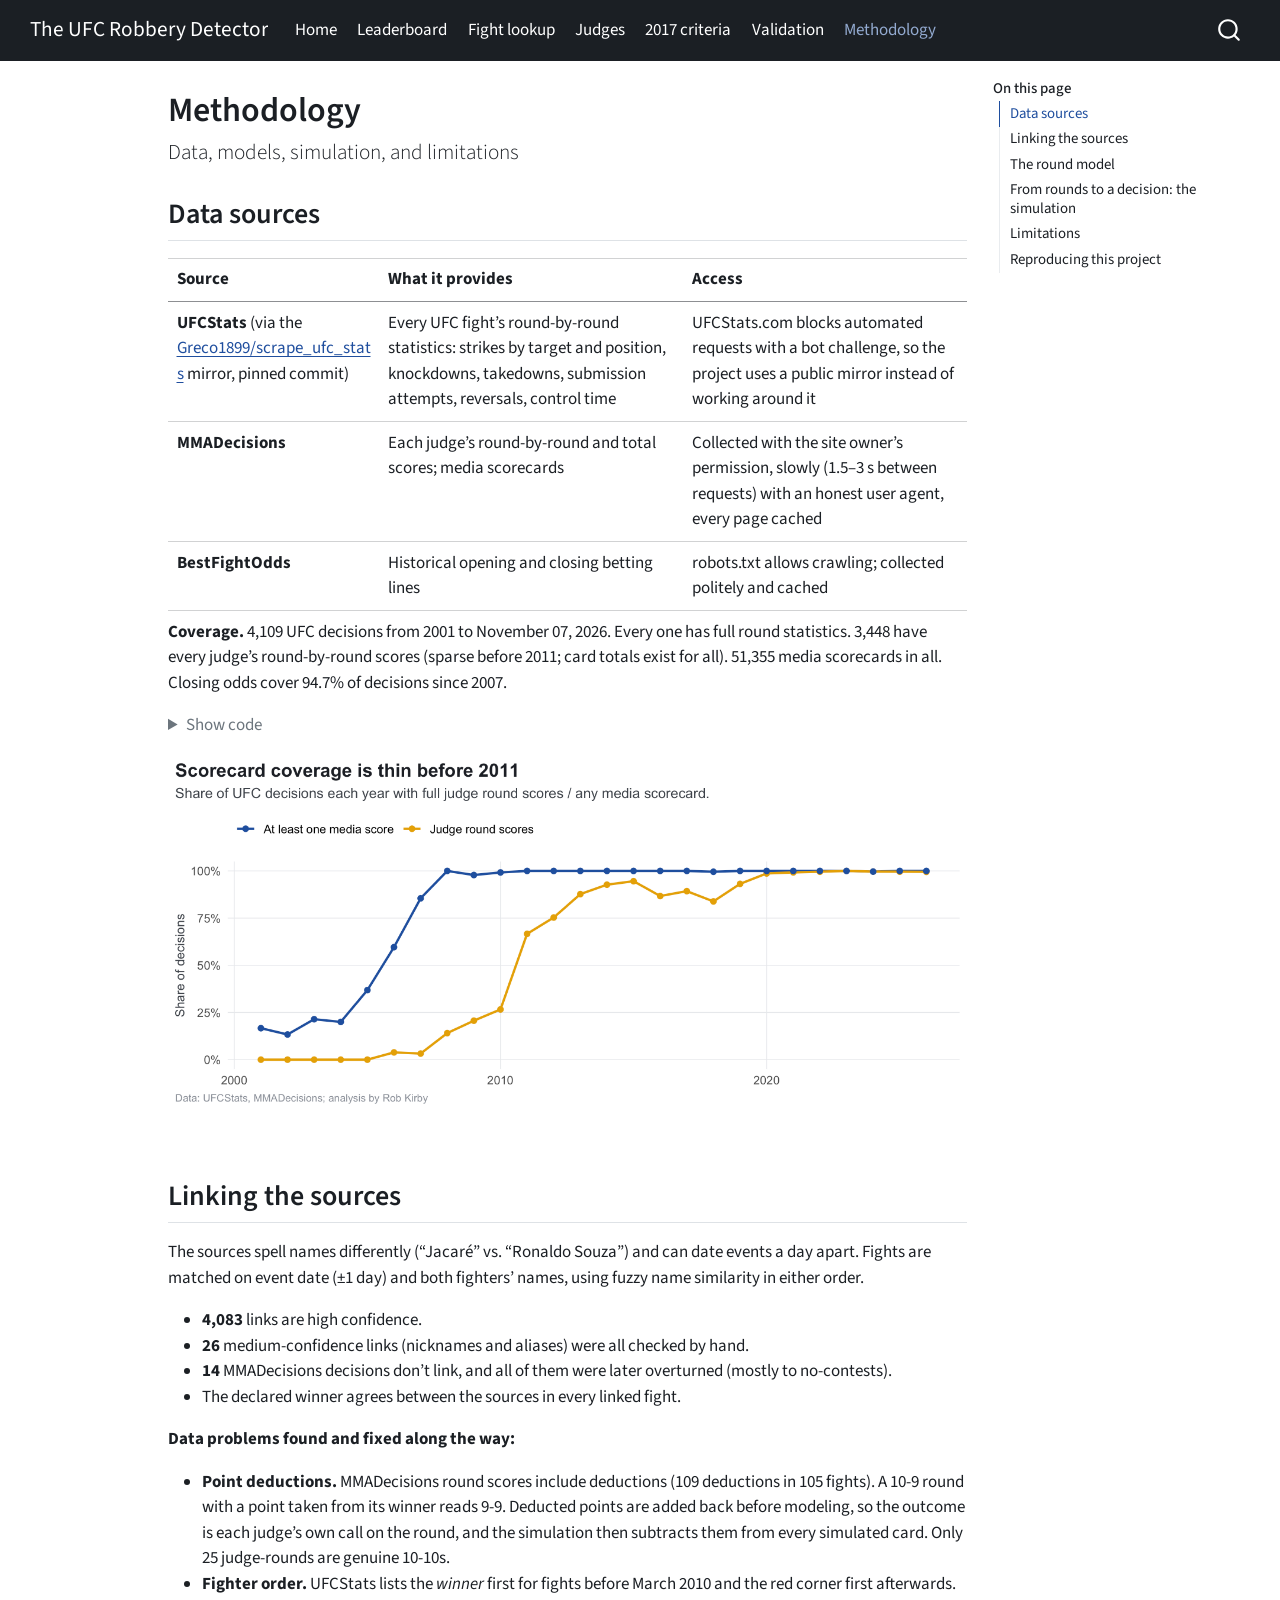
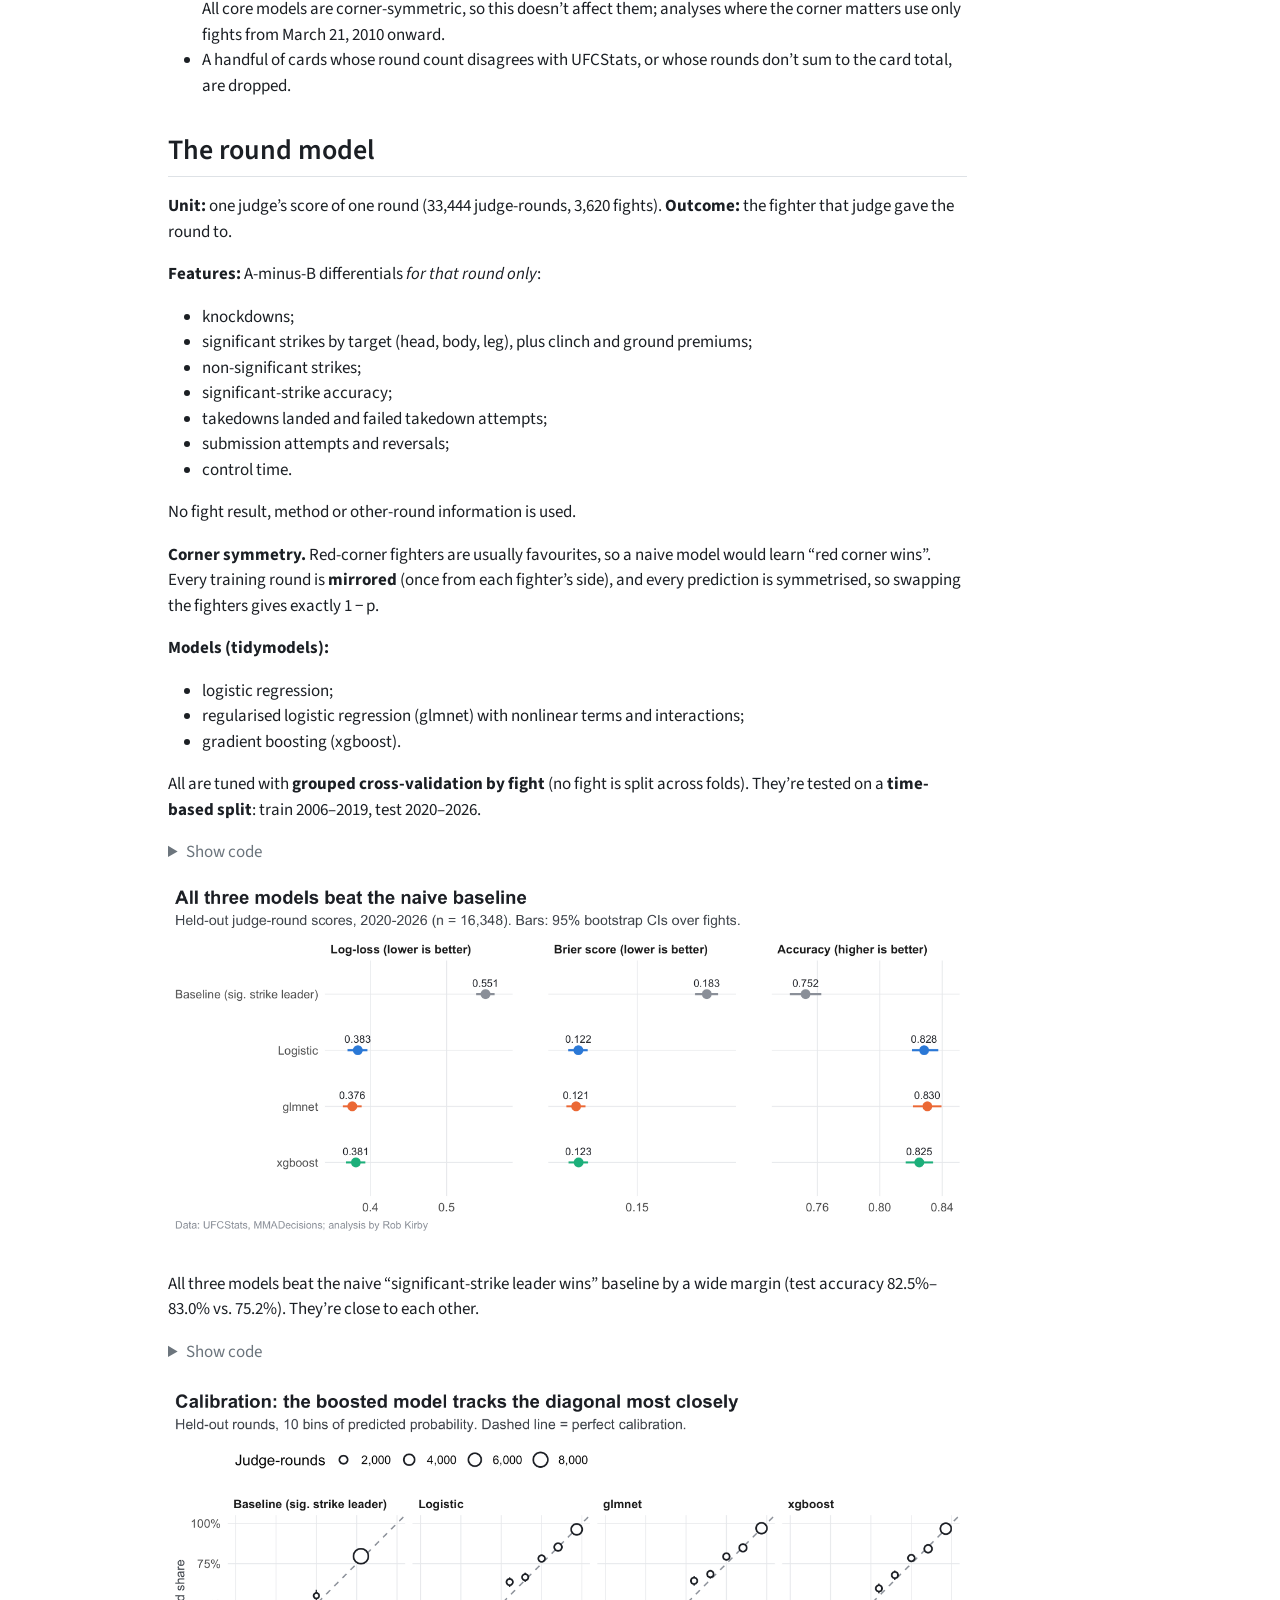
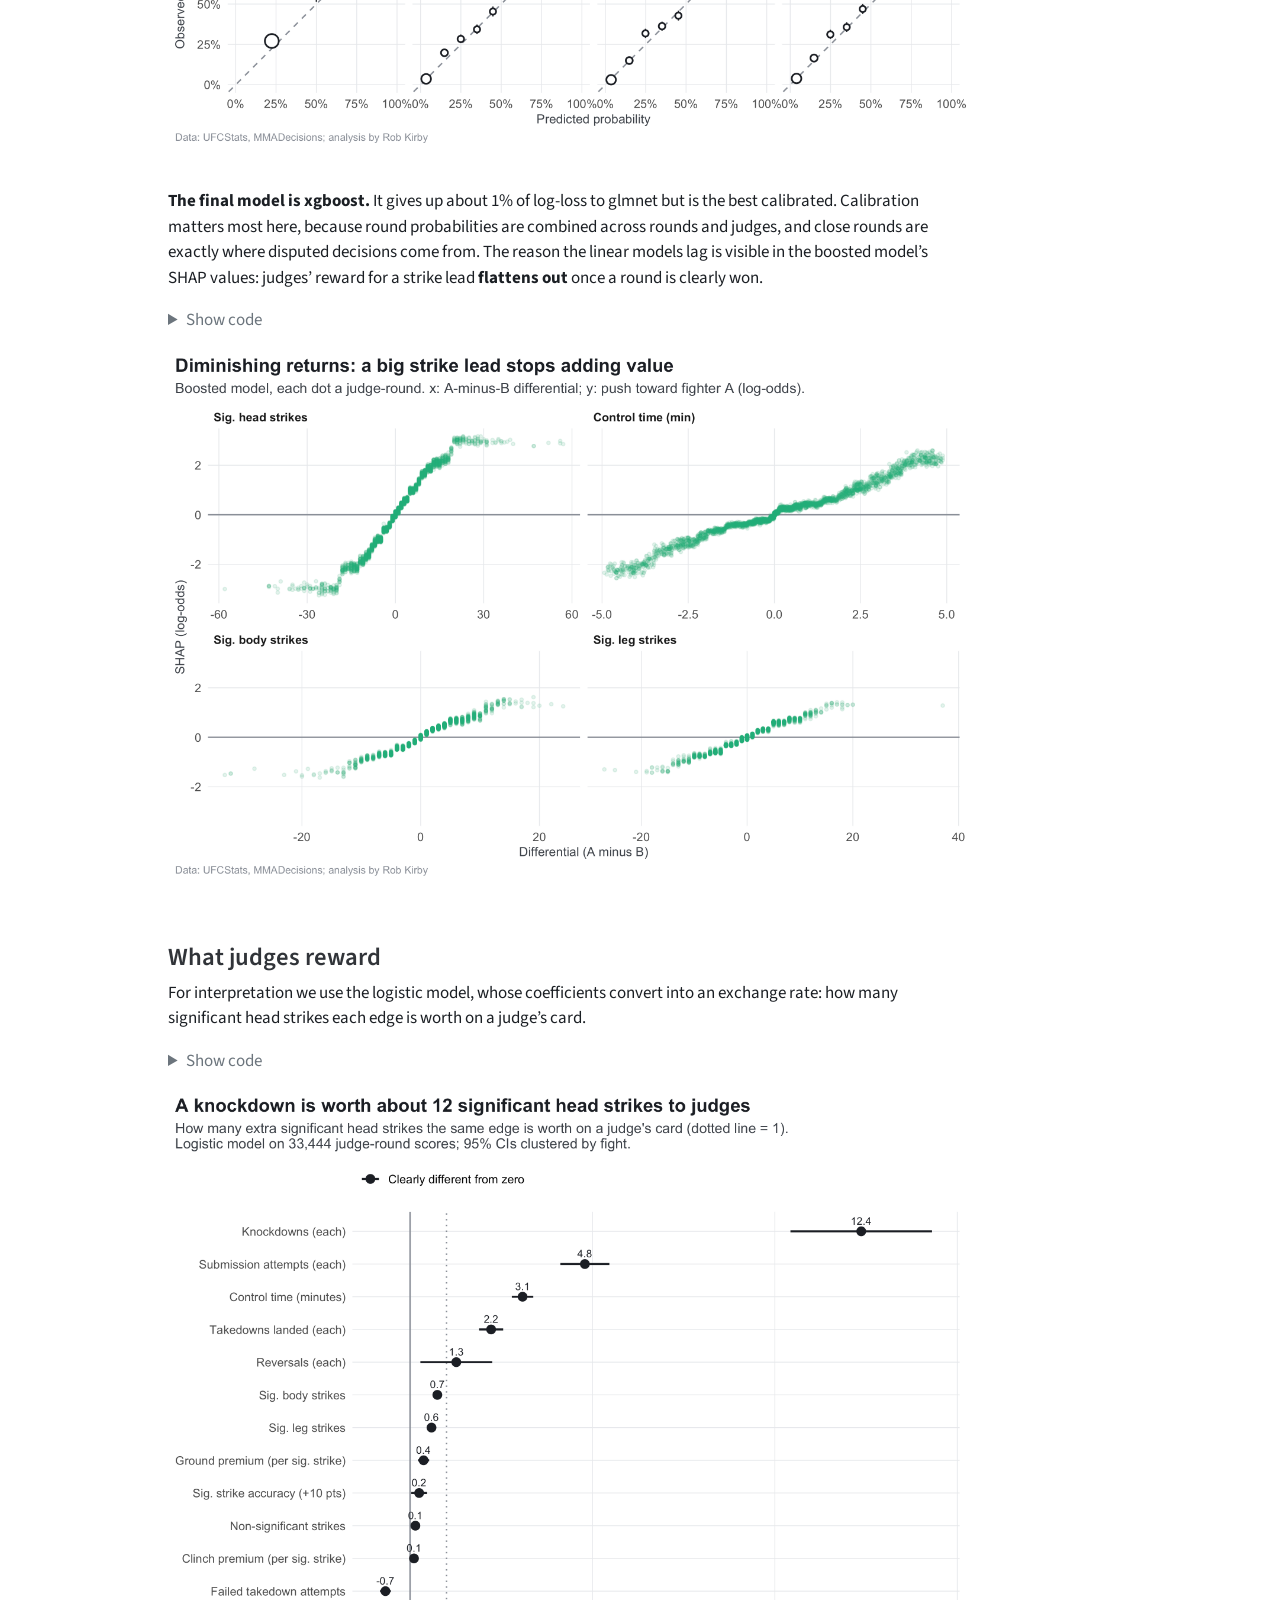
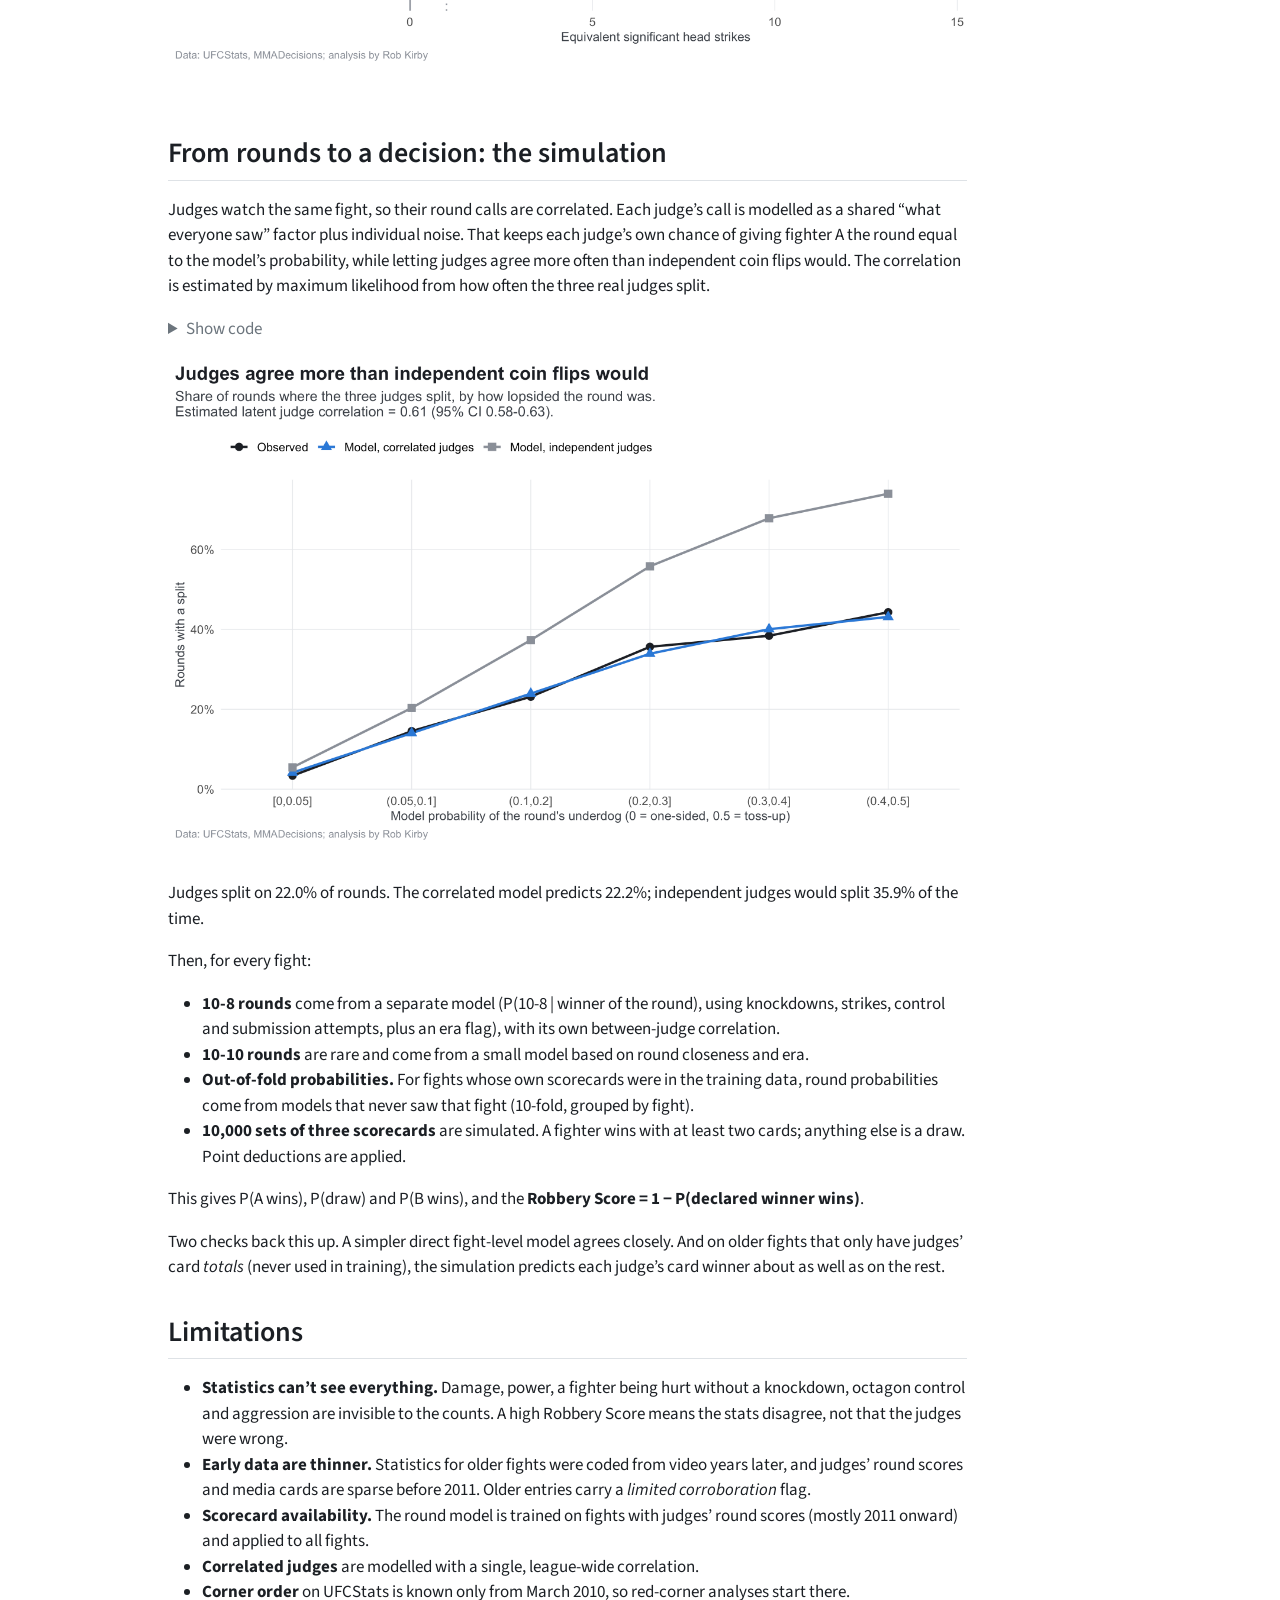
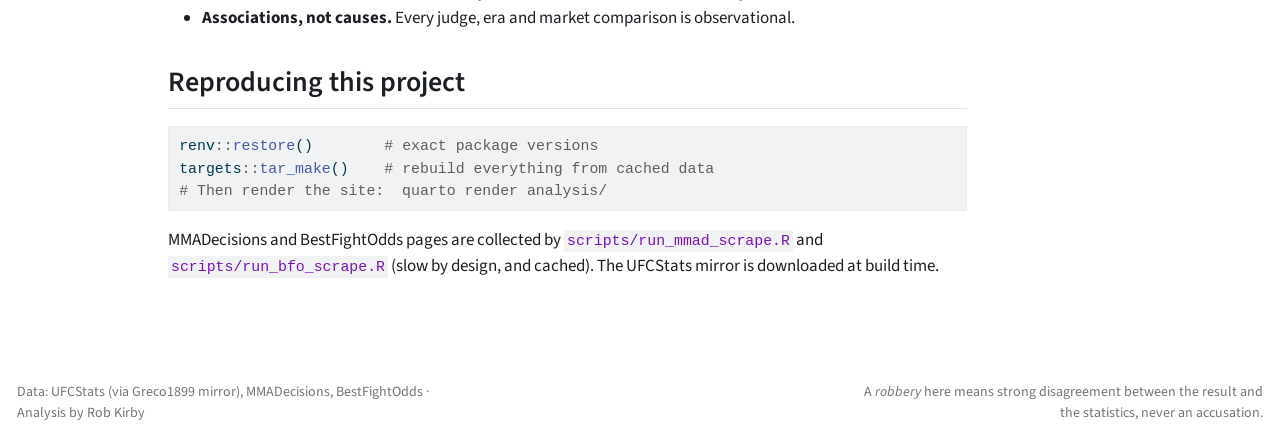
<file: docs/methodology.html>
<!DOCTYPE html>
<html xmlns="http://www.w3.org/1999/xhtml" lang="en" xml:lang="en"><head>

<meta charset="utf-8">
<meta name="generator" content="quarto-1.11.9">

<meta name="viewport" content="width=device-width, initial-scale=1.0, user-scalable=yes">


<title>Methodology – The UFC Robbery Detector</title>
<style>
/* Default styles provided by pandoc.
** See https://pandoc.org/MANUAL.html#variables-for-html for config info.
*/
span.smallcaps{font-variant: small-caps;}
div.columns{display: flex; gap: 1.5em;}
div.column{flex: auto;}
@media screen {
div.columns{gap: min(4vw, 1.5em);}
div.column{overflow-x: auto;}
}
div.hanging-indent{margin-left: 1.5em; text-indent: -1.5em;}
ul.task-list{list-style: none;}
ul.task-list li input[type="checkbox"] {
  width: 0.8em;
  margin: 0 0.8em 0.2em -1em; /* quarto-specific, see https://github.com/quarto-dev/quarto-cli/issues/4556 */ 
  vertical-align: middle;
}
/* CSS for syntax highlighting */
html { -webkit-text-size-adjust: 100%; }
pre > code.sourceCode { white-space: pre; position: relative; }
pre > code.sourceCode > span { display: inline-block; line-height: 1.25; }
pre > code.sourceCode > span:empty { height: 1.2em; }
.sourceCode { overflow: visible; }
code.sourceCode > span { color: inherit; text-decoration: inherit; }
div.sourceCode { margin: 1em 0; }
pre.sourceCode { margin: 0; }
@media screen {
div.sourceCode { overflow: auto; }
}
@media print {
pre > code.sourceCode { white-space: pre-wrap; }
pre > code.sourceCode > span { text-indent: -5em; padding-left: 5em; }
}
pre.numberSource code
  { counter-reset: source-line 0; }
pre.numberSource code > span
  { position: relative; left: -4em; counter-increment: source-line; }
pre.numberSource code > span > a:first-child::before
  { content: counter(source-line);
    position: relative; left: -1em; text-align: right; vertical-align: baseline;
    border: none; display: inline-block;
    -webkit-touch-callout: none; -webkit-user-select: none;
    -khtml-user-select: none; -moz-user-select: none;
    -ms-user-select: none; user-select: none;
    padding: 0 4px; width: 4em;
  }
pre.numberSource { margin-left: 3em;  padding-left: 4px; }
div.sourceCode
  {   }
@media screen {
pre > code.sourceCode > span > a:first-child::before { text-decoration: underline; }
}
</style>


<script src="site_libs/quarto-nav/quarto-nav.js"></script>
<script src="site_libs/quarto-nav/headroom.min.js"></script>
<script src="site_libs/clipboard/clipboard.min.js"></script>
<script src="site_libs/quarto-search/autocomplete.umd.js"></script>
<script src="site_libs/quarto-search/fuse.min.js"></script>
<script src="site_libs/quarto-search/quarto-search.js"></script>
<meta name="quarto:offset" content="./">
<script src="site_libs/quarto-html/quarto.js" type="module"></script>
<script src="site_libs/quarto-html/tabsets/tabsets.js" type="module"></script>
<script src="site_libs/quarto-html/scrollable-regions/scrollable-regions.js" type="module"></script>
<script src="site_libs/quarto-html/popper.min.js"></script>
<script src="site_libs/quarto-html/tippy.umd.min.js"></script>
<script src="site_libs/quarto-html/anchor.min.js"></script>
<link href="site_libs/quarto-html/tippy.css" rel="stylesheet">
<link href="site_libs/quarto-html/quarto-syntax-highlighting-63b5708e65d6cd79cd7618c58d0c21e7.css" rel="stylesheet" id="quarto-text-highlighting-styles">
<script src="site_libs/bootstrap/bootstrap.min.js"></script>
<link href="site_libs/bootstrap/bootstrap-icons.css" rel="stylesheet">
<link href="site_libs/bootstrap/bootstrap-2d38182e6be079f75345b3a35d7b2d36.min.css" rel="stylesheet" append-hash="true" id="quarto-bootstrap" data-mode="light">
<script id="quarto-search-options" type="application/json">{
  "location": "navbar",
  "copy-button": false,
  "collapse-after": 3,
  "panel-placement": "end",
  "type": "overlay",
  "limit": 50,
  "keyboard-shortcut": [
    "f",
    "/",
    "s"
  ],
  "show-item-context": false,
  "language": {
    "search-no-results-text": "No results",
    "search-matching-documents-text": "matching documents",
    "search-copy-link-title": "Copy link to search",
    "search-hide-matches-text": "Hide additional matches",
    "search-more-match-text": "more match in this document",
    "search-more-matches-text": "more matches in this document",
    "search-clear-button-title": "Clear",
    "search-text-placeholder": "",
    "search-detached-cancel-button-title": "Cancel",
    "search-submit-button-title": "Submit",
    "search-label": "Search"
  }
}</script>
<style>html{ scroll-behavior: smooth; }</style>


</head>

<body class="nav-fixed quarto-light"><a id="quarto-skip-link" class="visually-hidden-focusable" href="#quarto-document-content">Skip to main content</a>

<div id="quarto-search-results"></div>
  <header id="quarto-header" class="headroom fixed-top">
    <nav class="navbar navbar-expand-lg " data-bs-theme="dark" aria-label="Site">
      <div class="navbar-container container-fluid">
      <div class="navbar-brand-container mx-auto">
    <a class="navbar-brand" href="./index.html">
    <span class="navbar-title">The UFC Robbery Detector</span>
    </a>
  </div>
          <button class="navbar-toggler" type="button" data-bs-toggle="collapse" data-bs-target="#navbarCollapse" aria-controls="navbarCollapse" aria-expanded="false" aria-label="Toggle navigation" onclick="if (window.quartoToggleHeadroom) { window.quartoToggleHeadroom(); }">
  <span class="navbar-toggler-icon"></span>
</button>
          <div class="collapse navbar-collapse" id="navbarCollapse">
            <ul class="navbar-nav navbar-nav-scroll me-auto">
  <li class="nav-item">
    <a class="nav-link" href="./index.html"> 
<span class="menu-text">Home</span></a>
  </li>  
  <li class="nav-item">
    <a class="nav-link" href="./leaderboard.html"> 
<span class="menu-text">Leaderboard</span></a>
  </li>  
  <li class="nav-item">
    <a class="nav-link" href="./fight-lookup.html"> 
<span class="menu-text">Fight lookup</span></a>
  </li>  
  <li class="nav-item">
    <a class="nav-link" href="./judges.html"> 
<span class="menu-text">Judges</span></a>
  </li>  
  <li class="nav-item">
    <a class="nav-link" href="./criteria-2017.html"> 
<span class="menu-text">2017 criteria</span></a>
  </li>  
  <li class="nav-item">
    <a class="nav-link" href="./validation.html"> 
<span class="menu-text">Validation</span></a>
  </li>  
  <li class="nav-item">
    <a class="nav-link active" href="./methodology.html" aria-current="page"> 
<span class="menu-text">Methodology</span></a>
  </li>  
</ul>
          </div> <!-- /navcollapse -->
            <div class="quarto-navbar-tools">
</div>
            <div id="quarto-search" class="" title="Search"></div>
      </div> <!-- /container-fluid -->
    </nav>
</header>
<!-- content -->
<div id="quarto-content" class="quarto-container page-columns page-rows-contents page-layout-article page-navbar">
<!-- sidebar -->
<!-- margin-sidebar -->
    <div id="quarto-margin-sidebar" class="sidebar margin-sidebar">
        <nav id="TOC" role="doc-toc" aria-labelledby="toc-title" class="toc-active">
    <h2 id="toc-title">On this page</h2>
   
  <ul class="collapse">
  <li><a href="#data-sources" id="toc-data-sources" class="nav-link active" data-scroll-target="#data-sources">Data sources</a></li>
  <li><a href="#linking-the-sources" id="toc-linking-the-sources" class="nav-link" data-scroll-target="#linking-the-sources">Linking the sources</a></li>
  <li><a href="#the-round-model" id="toc-the-round-model" class="nav-link" data-scroll-target="#the-round-model">The round model</a></li>
  <li><a href="#from-rounds-to-a-decision-the-simulation" id="toc-from-rounds-to-a-decision-the-simulation" class="nav-link" data-scroll-target="#from-rounds-to-a-decision-the-simulation">From rounds to a decision: the simulation</a></li>
  <li><a href="#limitations" id="toc-limitations" class="nav-link" data-scroll-target="#limitations">Limitations</a></li>
  <li><a href="#reproducing-this-project" id="toc-reproducing-this-project" class="nav-link" data-scroll-target="#reproducing-this-project">Reproducing this project</a></li>
  </ul>
</nav>
    </div>
<!-- main -->
<main class="content" id="quarto-document-content" tabindex="-1">

<header id="title-block-header" class="quarto-title-block default">
<div class="quarto-title">
<h1 class="title">Methodology</h1>
<p class="subtitle lead">Data, models, simulation, and limitations</p>
</div>



<div class="quarto-title-meta">

    
  
    
  </div>
  


</header>


<section id="data-sources" class="level2">
<h2 class="anchored" data-anchor-id="data-sources">Data sources</h2>
<table class="caption-top table">
<thead>
<tr class="header">
<th>Source</th>
<th>What it provides</th>
<th>Access</th>
</tr>
</thead>
<tbody>
<tr class="odd">
<td><strong>UFCStats</strong> (via the <a href="https://github.com/Greco1899/scrape_ufc_stats">Greco1899/scrape_ufc_stats</a> mirror, pinned commit)</td>
<td>Every UFC fight’s round-by-round statistics: strikes by target and position, knockdowns, takedowns, submission attempts, reversals, control time</td>
<td>UFCStats.com blocks automated requests with a bot challenge, so the project uses a public mirror instead of working around it</td>
</tr>
<tr class="even">
<td><strong>MMADecisions</strong></td>
<td>Each judge’s round-by-round and total scores; media scorecards</td>
<td>Collected with the site owner’s permission, slowly (1.5–3 s between requests) with an honest user agent, every page cached</td>
</tr>
<tr class="odd">
<td><strong>BestFightOdds</strong></td>
<td>Historical opening and closing betting lines</td>
<td>robots.txt allows crawling; collected politely and cached</td>
</tr>
</tbody>
</table>
<p><strong>Coverage.</strong> 4,109 UFC decisions from 2001 to November 07, 2026. Every one has full round statistics. 3,448 have every judge’s round-by-round scores (sparse before 2011; card totals exist for all). 51,355 media scorecards in all. Closing odds cover 94.7% of decisions since 2007.</p>
<div class="cell" data-layout-align="center">
<details class="code-fold">
<summary>Show code</summary>
<div class="code-copy-outer-scaffold"><div class="sourceCode cell-code" id="cb1"><pre class="sourceCode r code-with-copy"><code class="sourceCode r"><span id="cb1-1"><a href="#cb1-1" aria-hidden="true" tabindex="-1"></a>cov <span class="sc">|&gt;</span> <span class="fu">select</span>(year, <span class="st">`</span><span class="at">Judge round scores</span><span class="st">`</span> <span class="ot">=</span> round_scores, <span class="st">`</span><span class="at">At least one media score</span><span class="st">`</span> <span class="ot">=</span> media_any) <span class="sc">|&gt;</span></span>
<span id="cb1-2"><a href="#cb1-2" aria-hidden="true" tabindex="-1"></a>  <span class="fu">pivot_longer</span>(<span class="sc">-</span>year) <span class="sc">|&gt;</span></span>
<span id="cb1-3"><a href="#cb1-3" aria-hidden="true" tabindex="-1"></a>  <span class="fu">ggplot</span>(<span class="fu">aes</span>(year, value, <span class="at">colour =</span> name)) <span class="sc">+</span> <span class="fu">geom_line</span>(<span class="at">linewidth =</span> <span class="fl">0.9</span>) <span class="sc">+</span> <span class="fu">geom_point</span>(<span class="at">size =</span> <span class="fl">1.8</span>) <span class="sc">+</span></span>
<span id="cb1-4"><a href="#cb1-4" aria-hidden="true" tabindex="-1"></a>  <span class="fu">scale_colour_manual</span>(<span class="at">values =</span> <span class="fu">c</span>(<span class="st">"#1F4E9E"</span>, <span class="st">"#E3A008"</span>), <span class="at">name =</span> <span class="cn">NULL</span>) <span class="sc">+</span></span>
<span id="cb1-5"><a href="#cb1-5" aria-hidden="true" tabindex="-1"></a>  <span class="fu">scale_y_continuous</span>(<span class="at">labels =</span> scales<span class="sc">::</span>percent) <span class="sc">+</span></span>
<span id="cb1-6"><a href="#cb1-6" aria-hidden="true" tabindex="-1"></a>  <span class="fu">labs</span>(<span class="at">title =</span> <span class="st">"Scorecard coverage is thin before 2011"</span>,</span>
<span id="cb1-7"><a href="#cb1-7" aria-hidden="true" tabindex="-1"></a>       <span class="at">subtitle =</span> <span class="st">"Share of UFC decisions each year with full judge round scores / any media scorecard."</span>,</span>
<span id="cb1-8"><a href="#cb1-8" aria-hidden="true" tabindex="-1"></a>       <span class="at">x =</span> <span class="cn">NULL</span>, <span class="at">y =</span> <span class="st">"Share of decisions"</span>, <span class="at">caption =</span> SOURCE_CAPTION) <span class="sc">+</span></span>
<span id="cb1-9"><a href="#cb1-9" aria-hidden="true" tabindex="-1"></a>  <span class="fu">theme_robbery</span>()</span></code></pre></div><button title="Copy to Clipboard" class="code-copy-button"><i class="bi"></i></button></div>
</details>
<div class="cell-output-display">
<div class="quarto-figure quarto-figure-center">
<figure class="figure">
<p><img src="methodology_files/figure-html/coverage-1.png" class="img-fluid quarto-figure quarto-figure-center figure-img" style="width:100.0%"></p>
</figure>
</div>
</div>
</div>
</section>
<section id="linking-the-sources" class="level2">
<h2 class="anchored" data-anchor-id="linking-the-sources">Linking the sources</h2>
<p>The sources spell names differently (“Jacaré” vs.&nbsp;“Ronaldo Souza”) and can date events a day apart. Fights are matched on event date (±1 day) and both fighters’ names, using fuzzy name similarity in either order.</p>
<ul>
<li><strong>4,083</strong> links are high confidence.</li>
<li><strong>26</strong> medium-confidence links (nicknames and aliases) were all checked by hand.</li>
<li><strong>14</strong> MMADecisions decisions don’t link, and all of them were later overturned (mostly to no-contests).</li>
<li>The declared winner agrees between the sources in every linked fight.</li>
</ul>
<p><strong>Data problems found and fixed along the way:</strong></p>
<ul>
<li><strong>Point deductions.</strong> MMADecisions round scores include deductions (109 deductions in 105 fights). A 10-9 round with a point taken from its winner reads 9-9. Deducted points are added back before modeling, so the outcome is each judge’s own call on the round, and the simulation then subtracts them from every simulated card. Only 25 judge-rounds are genuine 10-10s.</li>
<li><strong>Fighter order.</strong> UFCStats lists the <em>winner</em> first for fights before March 2010 and the red corner first afterwards. All core models are corner-symmetric, so this doesn’t affect them; analyses where the corner matters use only fights from March 21, 2010 onward.</li>
<li>A handful of cards whose round count disagrees with UFCStats, or whose rounds don’t sum to the card total, are dropped.</li>
</ul>
</section>
<section id="the-round-model" class="level2">
<h2 class="anchored" data-anchor-id="the-round-model">The round model</h2>
<p><strong>Unit:</strong> one judge’s score of one round (33,444 judge-rounds, 3,620 fights). <strong>Outcome:</strong> the fighter that judge gave the round to.</p>
<p><strong>Features:</strong> A-minus-B differentials <em>for that round only</em>:</p>
<ul>
<li>knockdowns;</li>
<li>significant strikes by target (head, body, leg), plus clinch and ground premiums;</li>
<li>non-significant strikes;</li>
<li>significant-strike accuracy;</li>
<li>takedowns landed and failed takedown attempts;</li>
<li>submission attempts and reversals;</li>
<li>control time.</li>
</ul>
<p>No fight result, method or other-round information is used.</p>
<p><strong>Corner symmetry.</strong> Red-corner fighters are usually favourites, so a naive model would learn “red corner wins”. Every training round is <strong>mirrored</strong> (once from each fighter’s side), and every prediction is symmetrised, so swapping the fighters gives exactly 1 − p.</p>
<p><strong>Models (tidymodels):</strong></p>
<ul>
<li>logistic regression;</li>
<li>regularised logistic regression (glmnet) with nonlinear terms and interactions;</li>
<li>gradient boosting (xgboost).</li>
</ul>
<p>All are tuned with <strong>grouped cross-validation by fight</strong> (no fight is split across folds). They’re tested on a <strong>time-based split</strong>: train 2006–2019, test 2020–2026.</p>
<div class="cell" data-layout-align="center">
<details class="code-fold">
<summary>Show code</summary>
<div class="code-copy-outer-scaffold"><div class="sourceCode cell-code" id="cb2"><pre class="sourceCode r code-with-copy"><code class="sourceCode r"><span id="cb2-1"><a href="#cb2-1" aria-hidden="true" tabindex="-1"></a><span class="fu">plot_model_comparison</span>(mt)</span></code></pre></div><button title="Copy to Clipboard" class="code-copy-button"><i class="bi"></i></button></div>
</details>
<div class="cell-output-display">
<div class="quarto-figure quarto-figure-center">
<figure class="figure">
<p><img src="methodology_files/figure-html/model-comparison-1.png" class="img-fluid quarto-figure quarto-figure-center figure-img" style="width:100.0%"></p>
</figure>
</div>
</div>
</div>
<p>All three models beat the naive “significant-strike leader wins” baseline by a wide margin (test accuracy 82.5%–83.0% vs.&nbsp;75.2%). They’re close to each other.</p>
<div class="cell" data-layout-align="center">
<details class="code-fold">
<summary>Show code</summary>
<div class="code-copy-outer-scaffold"><div class="sourceCode cell-code" id="cb3"><pre class="sourceCode r code-with-copy"><code class="sourceCode r"><span id="cb3-1"><a href="#cb3-1" aria-hidden="true" tabindex="-1"></a><span class="fu">plot_round_calibration</span>(mcal)</span></code></pre></div><button title="Copy to Clipboard" class="code-copy-button"><i class="bi"></i></button></div>
</details>
<div class="cell-output-display">
<div class="quarto-figure quarto-figure-center">
<figure class="figure">
<p><img src="methodology_files/figure-html/calibration-1.png" class="img-fluid quarto-figure quarto-figure-center figure-img" style="width:100.0%"></p>
</figure>
</div>
</div>
</div>
<p><strong>The final model is xgboost.</strong> It gives up about 1% of log-loss to glmnet but is the best calibrated. Calibration matters most here, because round probabilities are combined across rounds and judges, and close rounds are exactly where disputed decisions come from. The reason the linear models lag is visible in the boosted model’s SHAP values: judges’ reward for a strike lead <strong>flattens out</strong> once a round is clearly won.</p>
<div class="cell" data-layout-align="center">
<details class="code-fold">
<summary>Show code</summary>
<div class="code-copy-outer-scaffold"><div class="sourceCode cell-code" id="cb4"><pre class="sourceCode r code-with-copy"><code class="sourceCode r"><span id="cb4-1"><a href="#cb4-1" aria-hidden="true" tabindex="-1"></a><span class="fu">plot_shap_dependence</span>(sd)</span></code></pre></div><button title="Copy to Clipboard" class="code-copy-button"><i class="bi"></i></button></div>
</details>
<div class="cell-output-display">
<div class="quarto-figure quarto-figure-center">
<figure class="figure">
<p><img src="methodology_files/figure-html/shap-1.png" class="img-fluid quarto-figure quarto-figure-center figure-img" style="width:100.0%"></p>
</figure>
</div>
</div>
</div>
<section id="what-judges-reward" class="level3">
<h3 class="anchored" data-anchor-id="what-judges-reward">What judges reward</h3>
<p>For interpretation we use the logistic model, whose coefficients convert into an exchange rate: how many significant head strikes each edge is worth on a judge’s card.</p>
<div class="cell" data-layout-align="center">
<details class="code-fold">
<summary>Show code</summary>
<div class="code-copy-outer-scaffold"><div class="sourceCode cell-code" id="cb5"><pre class="sourceCode r code-with-copy"><code class="sourceCode r"><span id="cb5-1"><a href="#cb5-1" aria-hidden="true" tabindex="-1"></a><span class="fu">plot_what_judges_reward</span>(le)</span></code></pre></div><button title="Copy to Clipboard" class="code-copy-button"><i class="bi"></i></button></div>
</details>
<div class="cell-output-display">
<div class="quarto-figure quarto-figure-center">
<figure class="figure">
<p><img src="methodology_files/figure-html/reward-1.png" class="img-fluid quarto-figure quarto-figure-center figure-img" style="width:100.0%"></p>
</figure>
</div>
</div>
</div>
</section>
</section>
<section id="from-rounds-to-a-decision-the-simulation" class="level2">
<h2 class="anchored" data-anchor-id="from-rounds-to-a-decision-the-simulation">From rounds to a decision: the simulation</h2>
<p>Judges watch the same fight, so their round calls are correlated. Each judge’s call is modelled as a shared “what everyone saw” factor plus individual noise. That keeps each judge’s own chance of giving fighter A the round equal to the model’s probability, while letting judges agree more often than independent coin flips would. The correlation is estimated by maximum likelihood from how often the three real judges split.</p>
<div class="cell" data-layout-align="center">
<details class="code-fold">
<summary>Show code</summary>
<div class="code-copy-outer-scaffold"><div class="sourceCode cell-code" id="cb6"><pre class="sourceCode r code-with-copy"><code class="sourceCode r"><span id="cb6-1"><a href="#cb6-1" aria-hidden="true" tabindex="-1"></a><span class="fu">plot_judge_split</span>(js, <span class="fu">fx</span>(<span class="st">"rho"</span>), <span class="fu">fx</span>(<span class="st">"rho_lo"</span>), <span class="fu">fx</span>(<span class="st">"rho_hi"</span>))</span></code></pre></div><button title="Copy to Clipboard" class="code-copy-button"><i class="bi"></i></button></div>
</details>
<div class="cell-output-display">
<div class="quarto-figure quarto-figure-center">
<figure class="figure">
<p><img src="methodology_files/figure-html/split-1.png" class="img-fluid quarto-figure quarto-figure-center figure-img" style="width:100.0%"></p>
</figure>
</div>
</div>
</div>
<p>Judges split on 22.0% of rounds. The correlated model predicts 22.2%; independent judges would split 35.9% of the time.</p>
<p>Then, for every fight:</p>
<ul>
<li><strong>10-8 rounds</strong> come from a separate model (P(10-8 | winner of the round), using knockdowns, strikes, control and submission attempts, plus an era flag), with its own between-judge correlation.</li>
<li><strong>10-10 rounds</strong> are rare and come from a small model based on round closeness and era.</li>
<li><strong>Out-of-fold probabilities.</strong> For fights whose own scorecards were in the training data, round probabilities come from models that never saw that fight (10-fold, grouped by fight).</li>
<li><strong>10,000 sets of three scorecards</strong> are simulated. A fighter wins with at least two cards; anything else is a draw. Point deductions are applied.</li>
</ul>
<p>This gives P(A wins), P(draw) and P(B wins), and the <strong>Robbery Score = 1 − P(declared winner wins)</strong>.</p>
<p>Two checks back this up. A simpler direct fight-level model agrees closely. And on older fights that only have judges’ card <em>totals</em> (never used in training), the simulation predicts each judge’s card winner about as well as on the rest.</p>
</section>
<section id="limitations" class="level2">
<h2 class="anchored" data-anchor-id="limitations">Limitations</h2>
<ul>
<li><strong>Statistics can’t see everything.</strong> Damage, power, a fighter being hurt without a knockdown, octagon control and aggression are invisible to the counts. A high Robbery Score means the stats disagree, not that the judges were wrong.</li>
<li><strong>Early data are thinner.</strong> Statistics for older fights were coded from video years later, and judges’ round scores and media cards are sparse before 2011. Older entries carry a <em>limited corroboration</em> flag.</li>
<li><strong>Scorecard availability.</strong> The round model is trained on fights with judges’ round scores (mostly 2011 onward) and applied to all fights.</li>
<li><strong>Correlated judges</strong> are modelled with a single, league-wide correlation.</li>
<li><strong>Corner order</strong> on UFCStats is known only from March 2010, so red-corner analyses start there.</li>
<li><strong>Associations, not causes.</strong> Every judge, era and market comparison is observational.</li>
</ul>
</section>
<section id="reproducing-this-project" class="level2">
<h2 class="anchored" data-anchor-id="reproducing-this-project">Reproducing this project</h2>
<div class="code-copy-outer-scaffold"><div class="sourceCode" id="cb7"><pre class="sourceCode r code-with-copy"><code class="sourceCode r"><span id="cb7-1"><a href="#cb7-1" aria-hidden="true" tabindex="-1"></a>renv<span class="sc">::</span><span class="fu">restore</span>()        <span class="co"># exact package versions</span></span>
<span id="cb7-2"><a href="#cb7-2" aria-hidden="true" tabindex="-1"></a>targets<span class="sc">::</span><span class="fu">tar_make</span>()    <span class="co"># rebuild everything from cached data</span></span>
<span id="cb7-3"><a href="#cb7-3" aria-hidden="true" tabindex="-1"></a><span class="co"># Then render the site:  quarto render analysis/</span></span></code></pre></div><button title="Copy to Clipboard" class="code-copy-button"><i class="bi"></i></button></div>
<p>MMADecisions and BestFightOdds pages are collected by <code>scripts/run_mmad_scrape.R</code> and <code>scripts/run_bfo_scrape.R</code> (slow by design, and cached). The UFCStats mirror is downloaded at build time.</p>


</section>

</main> <!-- /main -->
<script id="quarto-html-after-body" type="application/javascript">
  window.document.addEventListener("DOMContentLoaded", function (event) {
    const icon = "";
    const anchorJS = new window.AnchorJS();
    anchorJS.options = {
      placement: 'right',
      icon: icon
    };
    anchorJS.add('.anchored');
    const isCodeAnnotation = (el) => {
      for (const clz of el.classList) {
        if (clz.startsWith('code-annotation-')) {                     
          return true;
        }
      }
      return false;
    }
    const onCopySuccess = function(e) {
      // button target
      const button = e.trigger;
      // don't keep focus
      button.blur();
      // flash "checked"
      button.classList.add('code-copy-button-checked');
      var currentTitle = button.getAttribute("title");
      button.setAttribute("title", "Copied!");
      let tooltip;
      if (window.bootstrap) {
        button.setAttribute("data-bs-toggle", "tooltip");
        button.setAttribute("data-bs-placement", "left");
        button.setAttribute("data-bs-title", "Copied!");
        tooltip = new bootstrap.Tooltip(button, 
          { trigger: "manual", 
            customClass: "code-copy-button-tooltip",
            offset: [0, -8]});
        tooltip.show();    
      }
      setTimeout(function() {
        if (tooltip) {
          tooltip.hide();
          button.removeAttribute("data-bs-title");
          button.removeAttribute("data-bs-toggle");
          button.removeAttribute("data-bs-placement");
        }
        button.setAttribute("title", currentTitle);
        button.classList.remove('code-copy-button-checked');
      }, 1000);
      // clear code selection
      e.clearSelection();
    }
    const getTextToCopy = function(trigger) {
      const outerScaffold = trigger.parentElement.cloneNode(true);
      const codeEl = outerScaffold.querySelector('code');
      for (const childEl of codeEl.children) {
        if (isCodeAnnotation(childEl)) {
          childEl.remove();
        }
      }
      return codeEl.innerText;
    }
    const clipboard = new window.ClipboardJS('.code-copy-button:not([data-in-quarto-modal])', {
      text: getTextToCopy
    });
    clipboard.on('success', onCopySuccess);
    if (window.document.getElementById('quarto-embedded-source-code-modal')) {
      const clipboardModal = new window.ClipboardJS('.code-copy-button[data-in-quarto-modal]', {
        text: getTextToCopy,
        container: window.document.getElementById('quarto-embedded-source-code-modal')
      });
      clipboardModal.on('success', onCopySuccess);
    }
      var localhostRegex = new RegExp(/^(?:http|https):\/\/localhost\:?[0-9]*\//);
      var mailtoRegex = new RegExp(/^mailto:/);
        var filterRegex = new RegExp('/' + window.location.host + '/');
      const newWindowLabel = "(opens in a new tab)";
      const newWindowNoteId = "quarto-ext-newwindow-label";
      // Links reference one hidden label through aria-describedby, so the
      // announcement never changes their accessible name.
      var describeNewWindow = (link) => {
        if (!window.document.getElementById(newWindowNoteId)) {
          var newWindowNote = window.document.createElement("span");
          newWindowNote.id = newWindowNoteId;
          newWindowNote.hidden = true;
          newWindowNote.textContent = newWindowLabel;
          window.document.body.appendChild(newWindowNote);
        }
        var describedBy = (link.getAttribute("aria-describedby") || "").split(/\s+/).filter(Boolean);
        if (!describedBy.includes(newWindowNoteId)) {
          describedBy.push(newWindowNoteId);
          link.setAttribute("aria-describedby", describedBy.join(" "));
        }
      }
      var isInternal = (href) => {
          return filterRegex.test(href) || localhostRegex.test(href) || mailtoRegex.test(href);
      }
      // Inspect non-navigation links and adorn them if external
      window.quartoDecorateExternalLinks = function (root) {
     var links = (root || window.document).querySelectorAll('a[href]:not(.nav-link):not(.navbar-brand):not(.toc-action):not(.sidebar-link):not(.sidebar-item-toggle):not(.pagination-link):not(.no-external):not([aria-hidden]):not(.dropdown-item):not(.quarto-navigation-tool):not(.about-link)');
      for (var i=0; i<links.length; i++) {
        const link = links[i];
        if (!isInternal(link.href)) {
          // undo the damage that might have been done by quarto-nav.js in the case of
          // links that we want to consider external
          if (link.dataset.originalHref !== undefined) {
            link.href = link.dataset.originalHref;
          }
            // target, if specified
            link.setAttribute("target", "_blank");
            if (link.getAttribute("rel") === null) {
              link.setAttribute("rel", "noopener");
            }
            describeNewWindow(link);
          if (!link.classList.contains('no-external-icon')) {
          }
        }
      }
      };
      window.quartoDecorateExternalLinks(window.document);
    // Esc closes the popup (WCAG 1.4.13) and focus leaving both trigger and
    // popup closes it (WCAG 2.4.11); tippy handles neither for interactive popups.
    const hideOnEscAndFocusOut = {
      name: 'hideOnEscAndFocusOut',
      defaultValue: true,
      fn(instance) {
        const dismiss = () => {
          // A show scheduled by the trigger delay would otherwise reopen it
          instance.clearDelayTimeouts();
          instance.hide();
        };
        const onKeyDown = (event) => {
          if (event.key !== 'Escape') {
            return;
          }
          // Keep Esc from also reaching page handlers (e.g. reveal.js overview),
          // except an open reveal.js slide menu, which Esc should close too.
          // The menu handles keys only when its keyboard option is on.
          const menuHandlesEsc = window.Reveal?.getPlugin?.('menu')?.isOpen() &&
            window.Reveal.getConfig().menu?.keyboard !== false;
          if (!menuHandlesEsc) {
            event.stopPropagation();
          }
          if (instance.popper.contains(window.document.activeElement)) {
            // Disabled while refocusing so the focus trigger does not reopen it
            instance.disable();
            instance.reference.focus();
            instance.enable();
          }
          dismiss();
        };
        const onFocusOut = (event) => {
          const target = event.relatedTarget;
          if (target && !instance.reference.contains(target) &&
              !instance.popper.contains(target)) {
            dismiss();
          }
        };
        // On the trigger too: a click trigger (code-annotations: select) has no
        // blur handling. Attached for the instance's lifetime so leaving the
        // trigger also cancels a show still pending on the trigger delay.
        instance.reference.addEventListener('focusout', onFocusOut);
        return {
          onShow() {
            window.document.addEventListener('keydown', onKeyDown, true);
            instance.popper.addEventListener('focusout', onFocusOut);
          },
          onHide() {
            window.document.removeEventListener('keydown', onKeyDown, true);
            instance.popper.removeEventListener('focusout', onFocusOut);
          },
          onDestroy() {
            instance.reference.removeEventListener('focusout', onFocusOut);
          },
        };
      },
    };
    function tippyHover(el, contentFn, onTriggerFn, onUntriggerFn) {
      const config = {
        allowHTML: true,
        maxWidth: 500,
        delay: 100,
        arrow: false,
        appendTo: function(el) {
            return el.parentElement;
        },
        interactive: true,
        interactiveBorder: 10,
        theme: 'quarto',
        placement: 'bottom-start',
        plugins: [hideOnEscAndFocusOut],
      };
      if (contentFn) {
        config.content = contentFn;
      }
      if (onTriggerFn) {
        config.onTrigger = onTriggerFn;
      }
      if (onUntriggerFn) {
        config.onUntrigger = onUntriggerFn;
      }
      window.tippy(el, config); 
    }
    const noterefs = window.document.querySelectorAll('a[role="doc-noteref"]');
    for (var i=0; i<noterefs.length; i++) {
      const ref = noterefs[i];
      tippyHover(ref, function() {
        // use id or data attribute instead here
        let href = ref.getAttribute('data-footnote-href') || ref.getAttribute('href');
        try { href = new URL(href).hash; } catch {}
        const id = href.replace(/^#\/?/, "");
        const note = window.document.getElementById(id);
        if (note) {
          return note.innerHTML;
        } else {
          return "";
        }
      });
    }
    const xrefs = window.document.querySelectorAll('a.quarto-xref');
    const processXRef = (id, note) => {
      // Strip column container classes
      const stripColumnClz = (el) => {
        el.classList.remove("page-full", "page-columns");
        if (el.children) {
          for (const child of el.children) {
            stripColumnClz(child);
          }
        }
      }
      stripColumnClz(note)
      if (id === null || id.startsWith('sec-')) {
        // Special case sections, only their first couple elements
        const container = document.createElement("div");
        if (note.children && note.children.length > 2) {
          container.appendChild(note.children[0].cloneNode(true));
          for (let i = 1; i < note.children.length; i++) {
            const child = note.children[i];
            if (child.tagName === "P" && child.innerText === "") {
              continue;
            } else {
              container.appendChild(child.cloneNode(true));
              break;
            }
          }
          if (window.Quarto?.typesetMath) {
            window.Quarto.typesetMath(container);
          }
          return container.innerHTML
        } else {
          if (window.Quarto?.typesetMath) {
            window.Quarto.typesetMath(note);
          }
          return note.innerHTML;
        }
      } else {
        // Remove any anchor links if they are present
        const anchorLink = note.querySelector('a.anchorjs-link');
        if (anchorLink) {
          anchorLink.remove();
        }
        if (window.Quarto?.typesetMath) {
          window.Quarto.typesetMath(note);
        }
        if (note.classList.contains("callout")) {
          return note.outerHTML;
        } else {
          return note.innerHTML;
        }
      }
    }
    for (var i=0; i<xrefs.length; i++) {
      const xref = xrefs[i];
      tippyHover(xref, undefined, function(instance) {
        instance.disable();
        let url = xref.getAttribute('href');
        let hash = undefined; 
        if (url.startsWith('#')) {
          hash = url;
        } else {
          try { hash = new URL(url).hash; } catch {}
        }
        if (hash) {
          const id = hash.replace(/^#\/?/, "");
          const note = window.document.getElementById(id);
          if (note !== null) {
            try {
              const html = processXRef(id, note.cloneNode(true));
              instance.setContent(html);
            } finally {
              instance.enable();
              instance.show();
            }
          } else {
            // See if we can fetch this
            fetch(url.split('#')[0])
            .then(res => res.text())
            .then(html => {
              const parser = new DOMParser();
              const htmlDoc = parser.parseFromString(html, "text/html");
              const note = htmlDoc.getElementById(id);
              if (note !== null) {
                const html = processXRef(id, note);
                instance.setContent(html);
              } 
            }).finally(() => {
              instance.enable();
              instance.show();
            });
          }
        } else {
          // See if we can fetch a full url (with no hash to target)
          // This is a special case and we should probably do some content thinning / targeting
          fetch(url)
          .then(res => res.text())
          .then(html => {
            const parser = new DOMParser();
            const htmlDoc = parser.parseFromString(html, "text/html");
            const note = htmlDoc.querySelector('main.content');
            if (note !== null) {
              // This should only happen for chapter cross references
              // (since there is no id in the URL)
              // remove the first header
              if (note.children.length > 0 && note.children[0].tagName === "HEADER") {
                note.children[0].remove();
              }
              const html = processXRef(null, note);
              instance.setContent(html);
            } 
          }).finally(() => {
            instance.enable();
            instance.show();
          });
        }
      }, function(instance) {
      });
    }
        let selectedAnnoteEl;
        const selectorForAnnotation = ( cell, annotation) => {
          let cellAttr = 'data-code-cell="' + cell + '"';
          let lineAttr = 'data-code-annotation="' +  annotation + '"';
          const selector = 'span[' + cellAttr + '][' + lineAttr + ']';
          return selector;
        }
        const selectCodeLines = (annoteEl) => {
          const doc = window.document;
          const targetCell = annoteEl.getAttribute("data-target-cell");
          const targetAnnotation = annoteEl.getAttribute("data-target-annotation");
          const annoteSpan = window.document.querySelector(selectorForAnnotation(targetCell, targetAnnotation));
          const lines = annoteSpan.getAttribute("data-code-lines").split(",");
          const lineIds = lines.map((line) => {
            return targetCell + "-" + line;
          })
          // Each band is positioned against its own containing block, which is
          // not the offsetParent of the lines, so place it from client rects.
          const placeBand = (band, firstEl, lastEl, codeBlock) => {
            const container = band.offsetParent;
            if (container === null) {
              return;
            }
            const containerRect = container.getBoundingClientRect();
            // Reveal.js scales slides with a transform, so convert client
            // pixels back to the CSS pixels of the container.
            const scale = containerRect.height / container.offsetHeight || 1;
            const firstRect = firstEl.getBoundingClientRect();
            const lastRect = lastEl.getBoundingClientRect();
            const top = (firstRect.top - containerRect.top) / scale - container.clientTop + container.scrollTop;
            const height = (lastRect.bottom - firstRect.top) / scale;
            band.style.top = top - 2 + "px";
            band.style.height = height + 4 + "px";
            if (codeBlock) {
              // Without the copy button wrapper, the containing block is wider
              // than the code block, so span the code block explicitly.
              const blockRect = codeBlock.getBoundingClientRect();
              band.style.left = (blockRect.left - containerRect.left) / scale - container.clientLeft + container.scrollLeft + "px";
              band.style.width = blockRect.width / scale + "px";
            }
          };
          if (lineIds.length > 0) {
            const el = window.document.getElementById(lineIds[0]);
            const lastEl = window.document.getElementById(lineIds[lineIds.length - 1]);
            const parent = el.parentElement.parentElement;
            // cook up a div (if necessary) and position it
            let div = window.document.getElementById("code-annotation-line-highlight");
            if (div === null) {
              div = window.document.createElement("div");
              div.setAttribute("id", "code-annotation-line-highlight");
              div.style.position = 'absolute';
              parent.appendChild(div);
            }
            placeBand(div, el, lastEl, parent.closest("div.sourceCode") || parent);
            let gutterDiv = window.document.getElementById("code-annotation-line-highlight-gutter");
            if (gutterDiv === null) {
              gutterDiv = window.document.createElement("div");
              gutterDiv.setAttribute("id", "code-annotation-line-highlight-gutter");
              gutterDiv.style.position = 'absolute';
              const codeCell = window.document.getElementById(targetCell);
              const gutter = codeCell.querySelector('.code-annotation-gutter');
              gutter.appendChild(gutterDiv);
            }
            placeBand(gutterDiv, el, lastEl);
            selectedAnnoteEl = annoteEl;
          }
        };
        const unselectCodeLines = () => {
          const elementsIds = ["code-annotation-line-highlight", "code-annotation-line-highlight-gutter"];
          elementsIds.forEach((elId) => {
            const div = window.document.getElementById(elId);
            if (div) {
              div.remove();
            }
          });
          selectedAnnoteEl = undefined;
        };
          // Handle positioning of the toggle
      window.addEventListener(
        "resize",
        throttle(() => {
          elRect = undefined;
          if (selectedAnnoteEl) {
            selectCodeLines(selectedAnnoteEl);
          }
        }, 10)
      );
      function throttle(fn, ms) {
      let throttle = false;
      let timer;
        return (...args) => {
          if(!throttle) { // first call gets through
              fn.apply(this, args);
              throttle = true;
          } else { // all the others get throttled
              if(timer) clearTimeout(timer); // cancel #2
              timer = setTimeout(() => {
                fn.apply(this, args);
                timer = throttle = false;
              }, ms);
          }
        };
      }
        // Attach click handler to the DT
        const annoteDls = window.document.querySelectorAll('dt[data-target-cell]');
        for (const annoteDlNode of annoteDls) {
          annoteDlNode.addEventListener('click', (event) => {
            const clickedEl = event.target;
            if (clickedEl !== selectedAnnoteEl) {
              unselectCodeLines();
              const activeEl = window.document.querySelector('dt[data-target-cell].code-annotation-active');
              if (activeEl) {
                activeEl.classList.remove('code-annotation-active');
              }
              selectCodeLines(clickedEl);
              clickedEl.classList.add('code-annotation-active');
            } else {
              // Unselect the line
              unselectCodeLines();
              clickedEl.classList.remove('code-annotation-active');
            }
          });
        }
    const findCites = (el) => {
      const parentEl = el.parentElement;
      if (parentEl) {
        const cites = parentEl.dataset.cites;
        if (cites) {
          return {
            el,
            cites: cites.split(' ')
          };
        } else {
          return findCites(el.parentElement)
        }
      } else {
        return undefined;
      }
    };
    var bibliorefs = window.document.querySelectorAll('a[role="doc-biblioref"]');
    for (var i=0; i<bibliorefs.length; i++) {
      const ref = bibliorefs[i];
      const citeInfo = findCites(ref);
      if (citeInfo) {
        tippyHover(citeInfo.el, function() {
          var popup = window.document.createElement('div');
          citeInfo.cites.forEach(function(cite) {
            var citeDiv = window.document.createElement('div');
            citeDiv.classList.add('hanging-indent');
            citeDiv.classList.add('csl-entry');
            var biblioDiv = window.document.getElementById('ref-' + cite);
            if (biblioDiv) {
              citeDiv.innerHTML = biblioDiv.innerHTML;
            }
            popup.appendChild(citeDiv);
          });
          return popup.innerHTML;
        });
      }
    }
  });
  </script>
  <script type="application/javascript">
  window.quartoScrollableRegionsLabels = {"code":"Scrollable code","output":"Scrollable output"};
  </script>
</div> <!-- /content -->
<footer class="footer">
  <div class="nav-footer">
    <div class="nav-footer-left">
<p>Data: UFCStats (via Greco1899 mirror), MMADecisions, BestFightOdds · Analysis by Rob Kirby</p>
</div>   
    <div class="nav-footer-center">
      &nbsp;
    </div>
    <div class="nav-footer-right">
<p>A <em>robbery</em> here means strong disagreement between the result and the statistics, never an accusation.</p>
</div>
  </div>
</footer>




<script src="site_libs/quarto-html/zenscroll-min.js"></script>
</body></html>
</file>
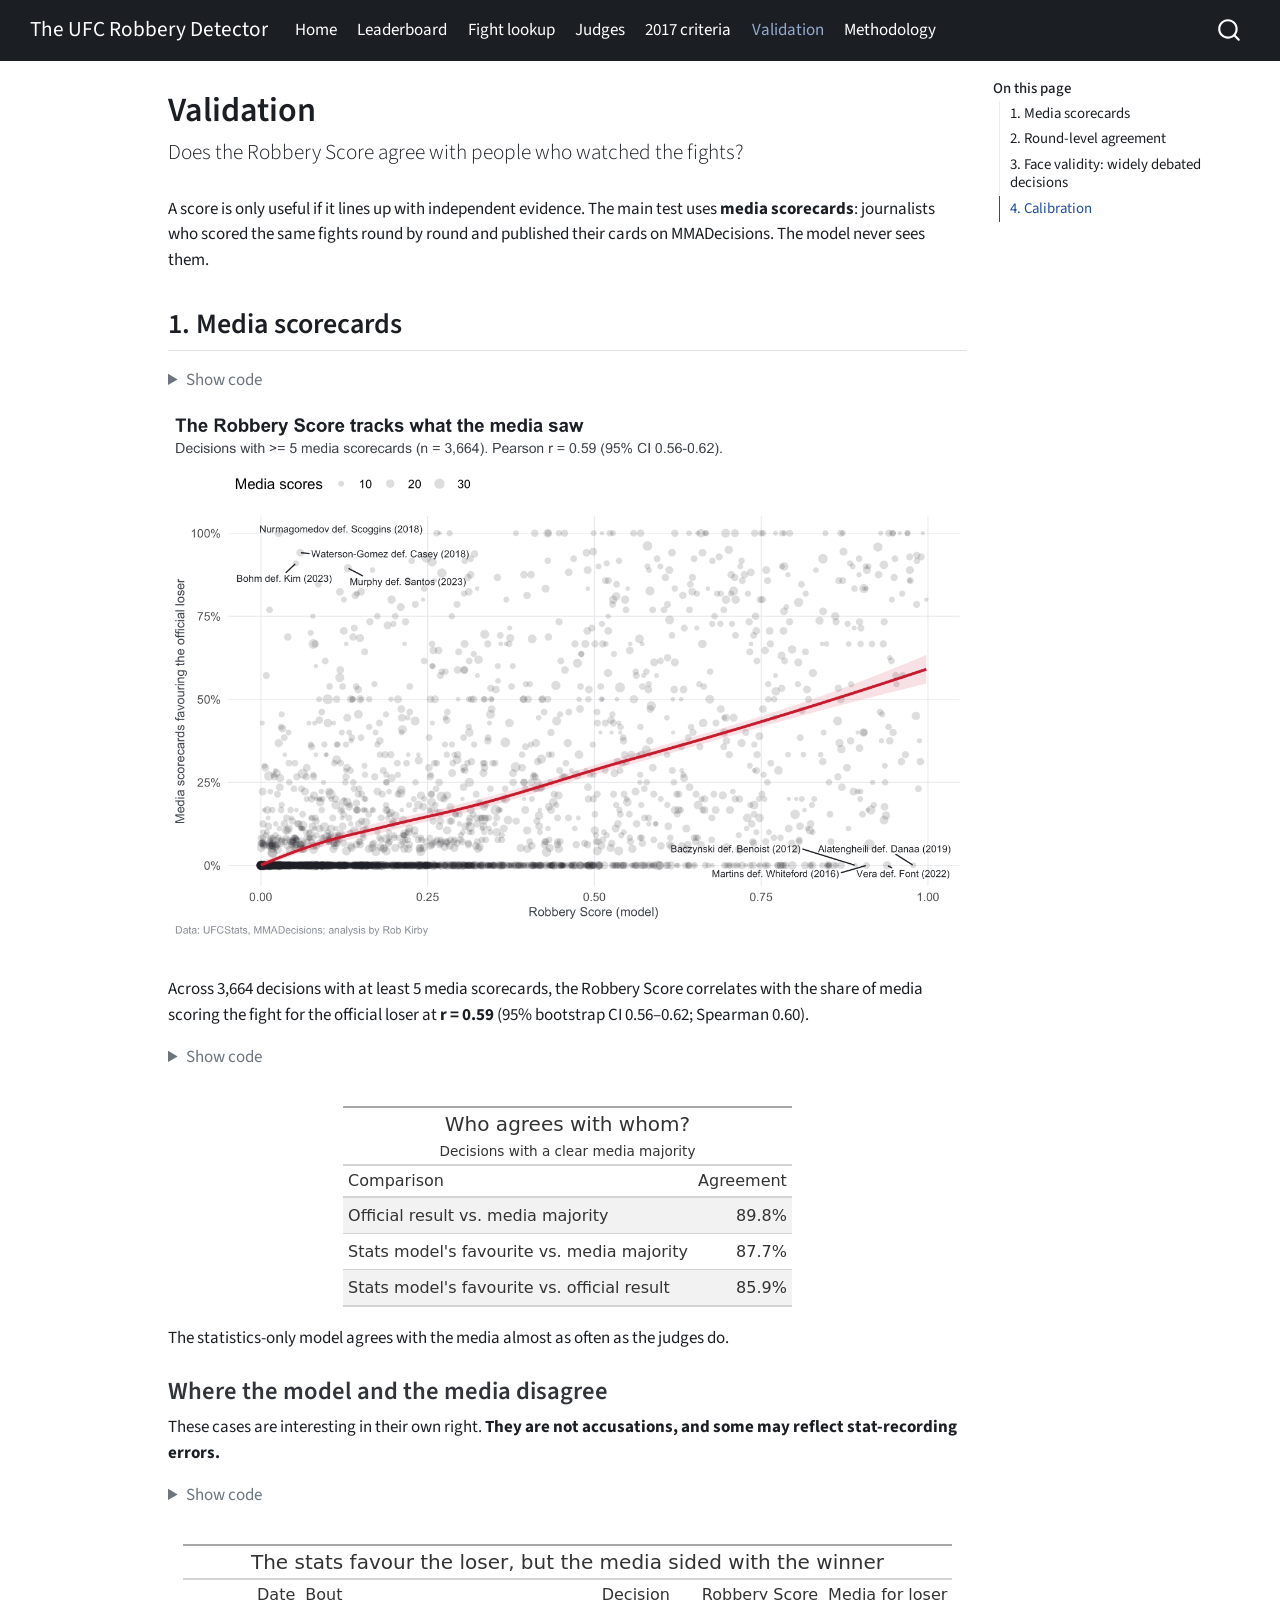
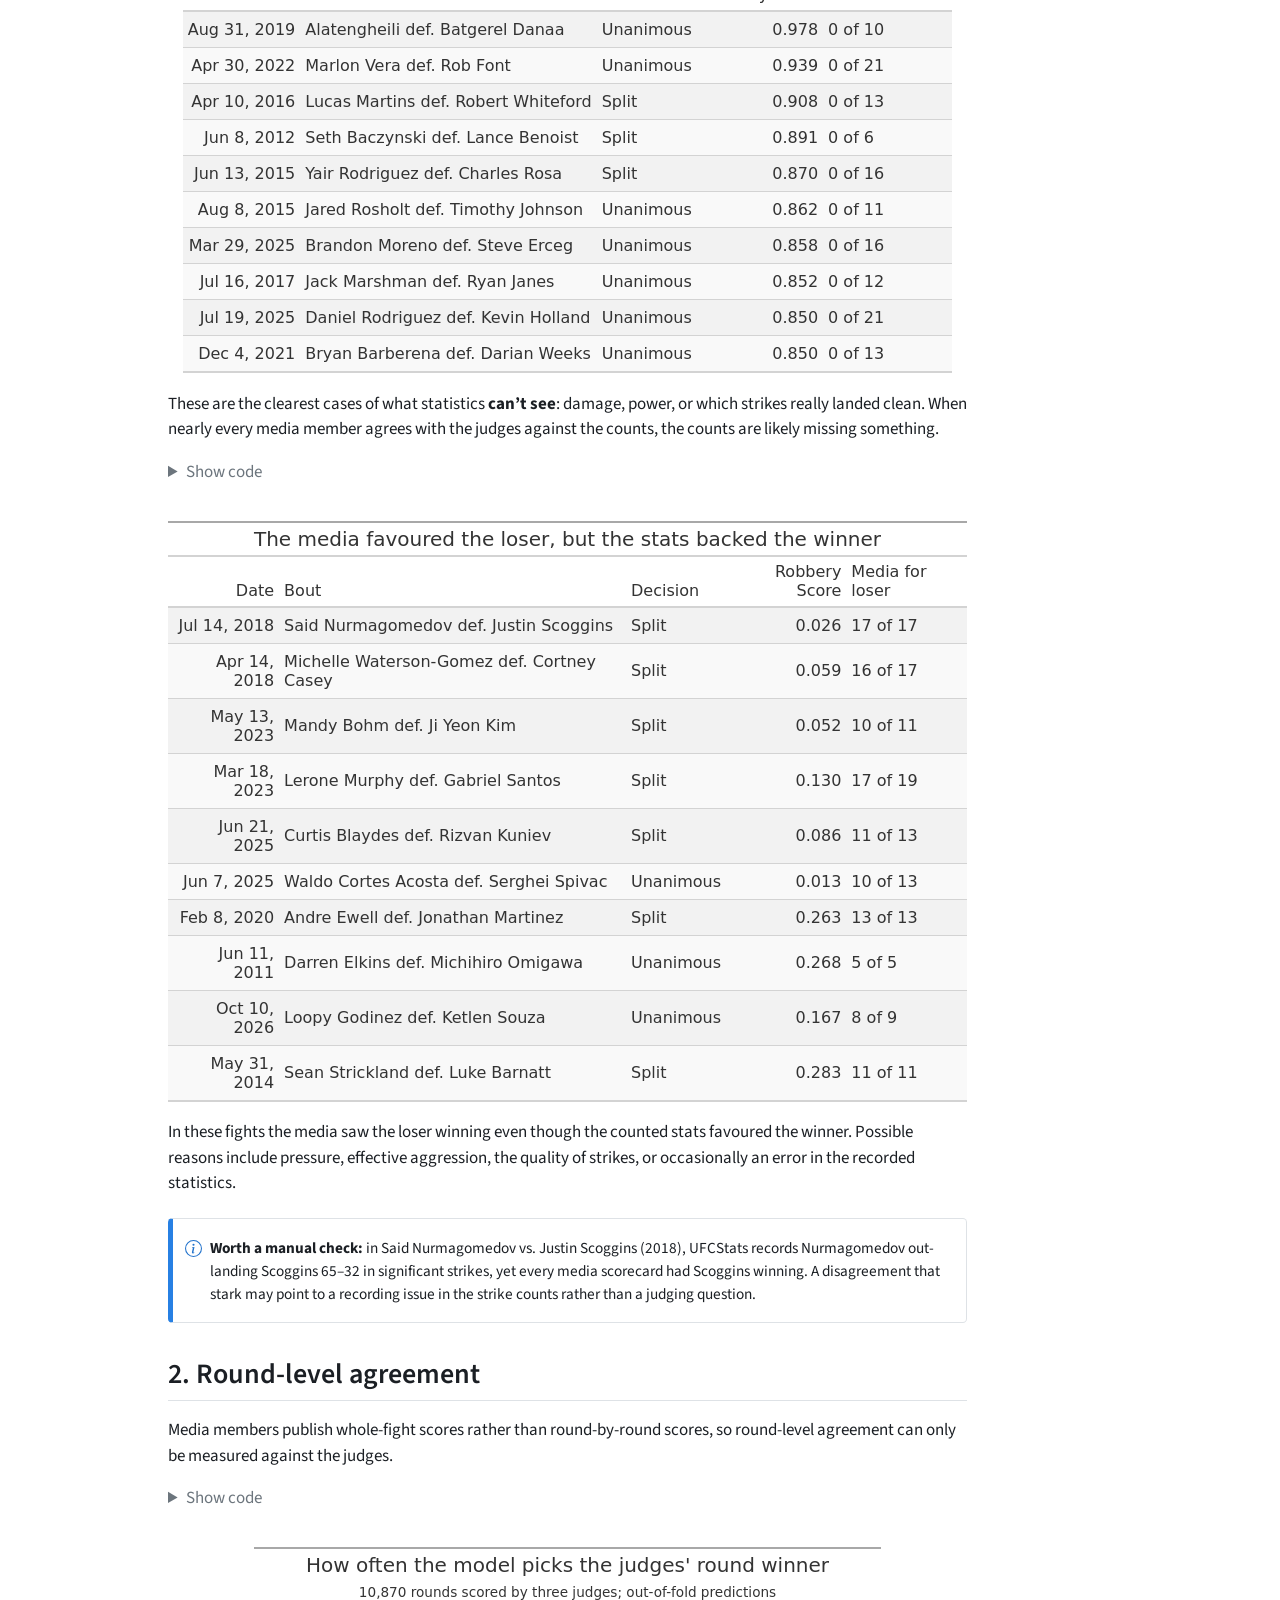
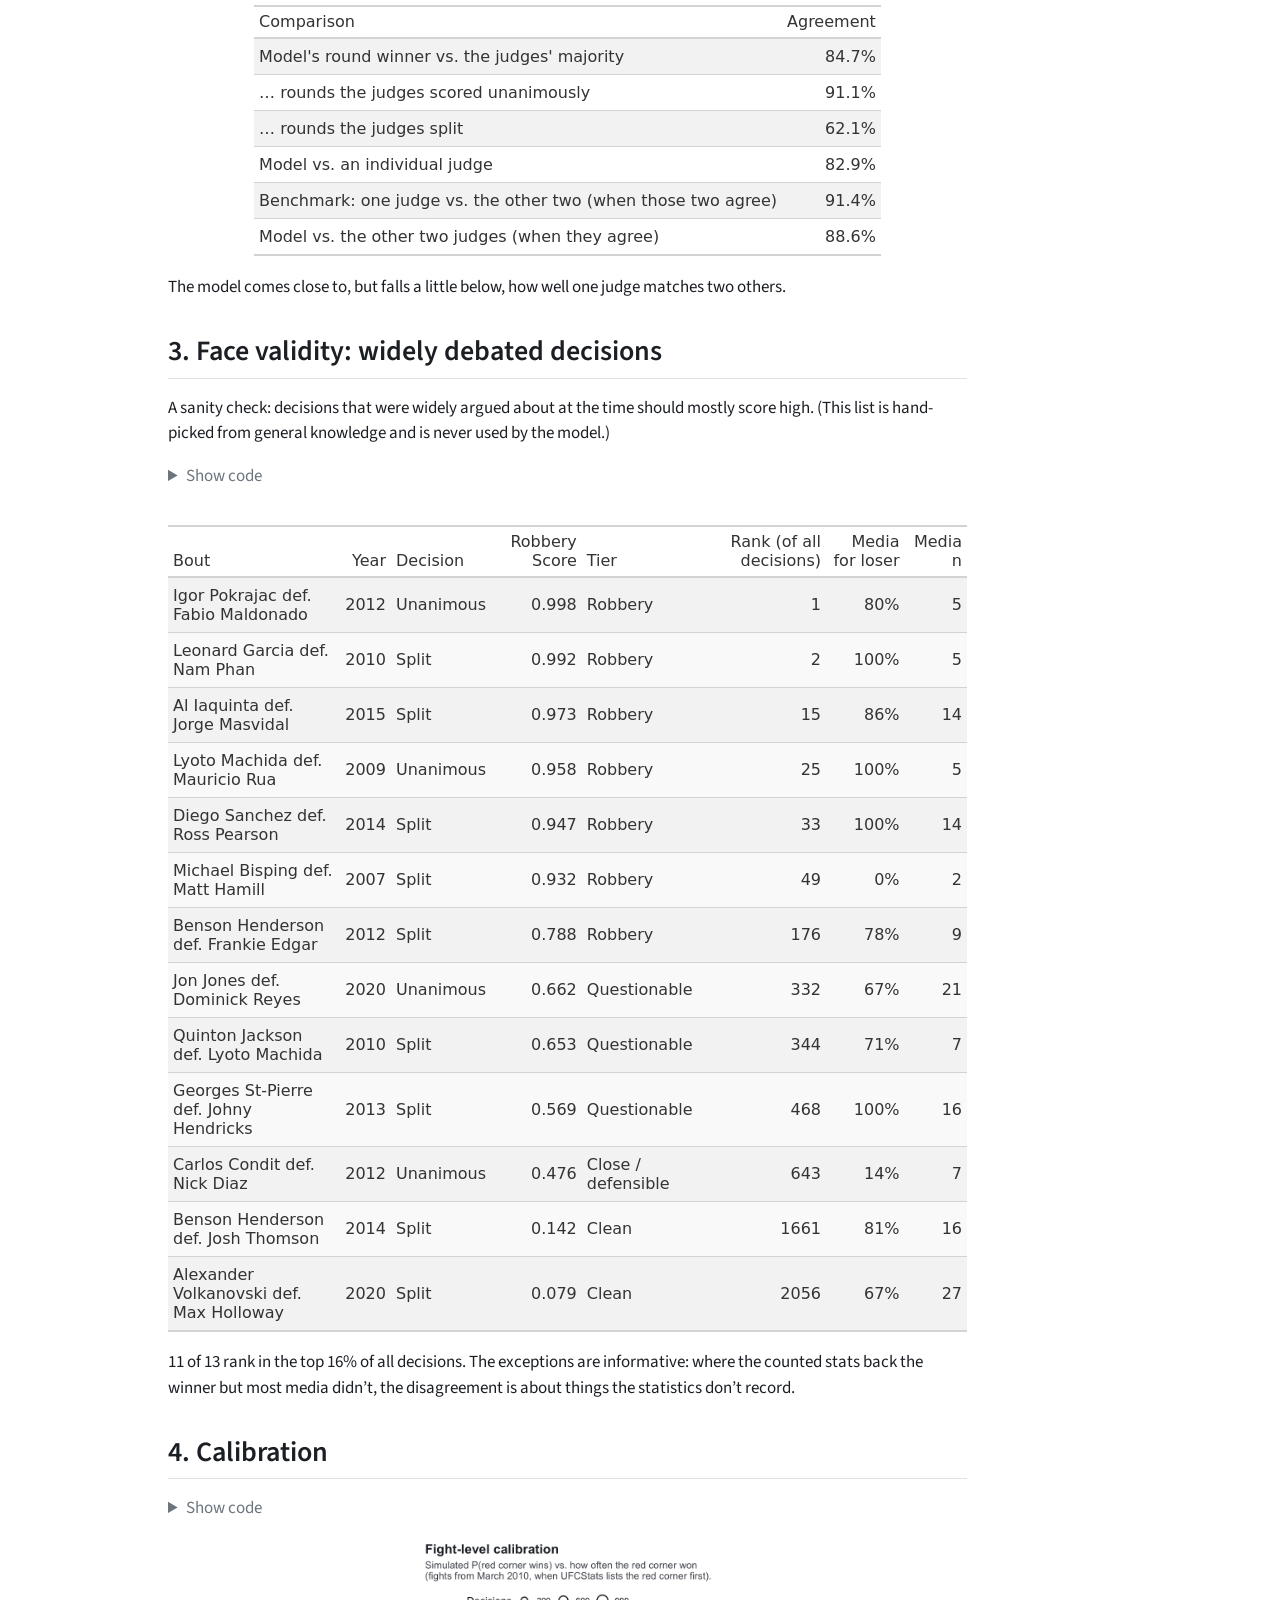
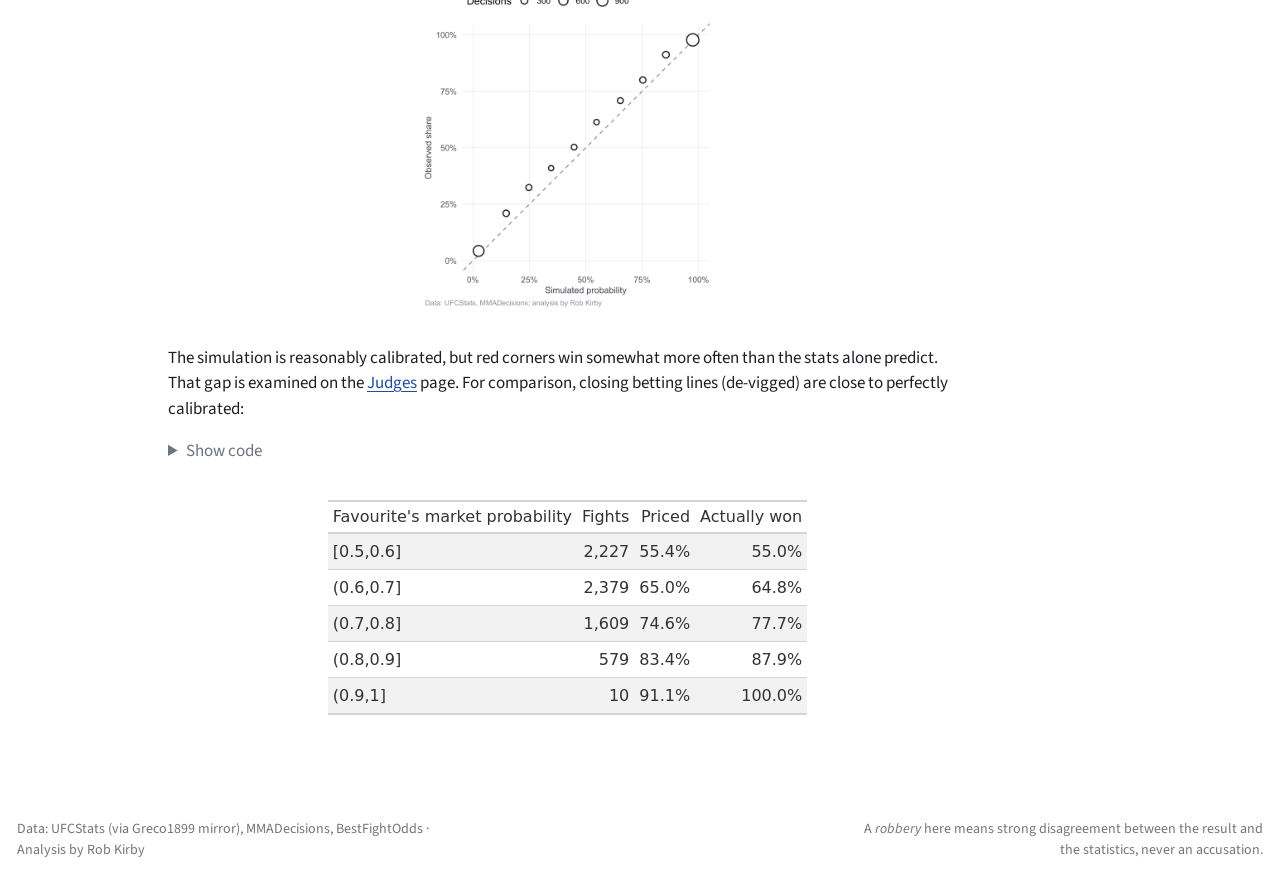
<file: docs/validation.html>
<!DOCTYPE html>
<html xmlns="http://www.w3.org/1999/xhtml" lang="en" xml:lang="en"><head>

<meta charset="utf-8">
<meta name="generator" content="quarto-1.11.9">

<meta name="viewport" content="width=device-width, initial-scale=1.0, user-scalable=yes">


<title>Validation – The UFC Robbery Detector</title>
<style>
/* Default styles provided by pandoc.
** See https://pandoc.org/MANUAL.html#variables-for-html for config info.
*/
span.smallcaps{font-variant: small-caps;}
div.columns{display: flex; gap: 1.5em;}
div.column{flex: auto;}
@media screen {
div.columns{gap: min(4vw, 1.5em);}
div.column{overflow-x: auto;}
}
div.hanging-indent{margin-left: 1.5em; text-indent: -1.5em;}
ul.task-list{list-style: none;}
ul.task-list li input[type="checkbox"] {
  width: 0.8em;
  margin: 0 0.8em 0.2em -1em; /* quarto-specific, see https://github.com/quarto-dev/quarto-cli/issues/4556 */ 
  vertical-align: middle;
}
/* CSS for syntax highlighting */
html { -webkit-text-size-adjust: 100%; }
pre > code.sourceCode { white-space: pre; position: relative; }
pre > code.sourceCode > span { display: inline-block; line-height: 1.25; }
pre > code.sourceCode > span:empty { height: 1.2em; }
.sourceCode { overflow: visible; }
code.sourceCode > span { color: inherit; text-decoration: inherit; }
div.sourceCode { margin: 1em 0; }
pre.sourceCode { margin: 0; }
@media screen {
div.sourceCode { overflow: auto; }
}
@media print {
pre > code.sourceCode { white-space: pre-wrap; }
pre > code.sourceCode > span { text-indent: -5em; padding-left: 5em; }
}
pre.numberSource code
  { counter-reset: source-line 0; }
pre.numberSource code > span
  { position: relative; left: -4em; counter-increment: source-line; }
pre.numberSource code > span > a:first-child::before
  { content: counter(source-line);
    position: relative; left: -1em; text-align: right; vertical-align: baseline;
    border: none; display: inline-block;
    -webkit-touch-callout: none; -webkit-user-select: none;
    -khtml-user-select: none; -moz-user-select: none;
    -ms-user-select: none; user-select: none;
    padding: 0 4px; width: 4em;
  }
pre.numberSource { margin-left: 3em;  padding-left: 4px; }
div.sourceCode
  {   }
@media screen {
pre > code.sourceCode > span > a:first-child::before { text-decoration: underline; }
}
</style>


<script src="site_libs/quarto-nav/quarto-nav.js"></script>
<script src="site_libs/quarto-nav/headroom.min.js"></script>
<script src="site_libs/clipboard/clipboard.min.js"></script>
<script src="site_libs/quarto-search/autocomplete.umd.js"></script>
<script src="site_libs/quarto-search/fuse.min.js"></script>
<script src="site_libs/quarto-search/quarto-search.js"></script>
<meta name="quarto:offset" content="./">
<script src="site_libs/quarto-html/quarto.js" type="module"></script>
<script src="site_libs/quarto-html/tabsets/tabsets.js" type="module"></script>
<script src="site_libs/quarto-html/scrollable-regions/scrollable-regions.js" type="module"></script>
<script src="site_libs/quarto-html/popper.min.js"></script>
<script src="site_libs/quarto-html/tippy.umd.min.js"></script>
<script src="site_libs/quarto-html/anchor.min.js"></script>
<link href="site_libs/quarto-html/tippy.css" rel="stylesheet">
<link href="site_libs/quarto-html/quarto-syntax-highlighting-63b5708e65d6cd79cd7618c58d0c21e7.css" rel="stylesheet" id="quarto-text-highlighting-styles">
<script src="site_libs/bootstrap/bootstrap.min.js"></script>
<link href="site_libs/bootstrap/bootstrap-icons.css" rel="stylesheet">
<link href="site_libs/bootstrap/bootstrap-2d38182e6be079f75345b3a35d7b2d36.min.css" rel="stylesheet" append-hash="true" id="quarto-bootstrap" data-mode="light">
<script id="quarto-search-options" type="application/json">{
  "location": "navbar",
  "copy-button": false,
  "collapse-after": 3,
  "panel-placement": "end",
  "type": "overlay",
  "limit": 50,
  "keyboard-shortcut": [
    "f",
    "/",
    "s"
  ],
  "show-item-context": false,
  "language": {
    "search-no-results-text": "No results",
    "search-matching-documents-text": "matching documents",
    "search-copy-link-title": "Copy link to search",
    "search-hide-matches-text": "Hide additional matches",
    "search-more-match-text": "more match in this document",
    "search-more-matches-text": "more matches in this document",
    "search-clear-button-title": "Clear",
    "search-text-placeholder": "",
    "search-detached-cancel-button-title": "Cancel",
    "search-submit-button-title": "Submit",
    "search-label": "Search"
  }
}</script>
<style>html{ scroll-behavior: smooth; }</style>


</head>

<body class="nav-fixed quarto-light"><a id="quarto-skip-link" class="visually-hidden-focusable" href="#quarto-document-content">Skip to main content</a>

<div id="quarto-search-results"></div>
  <header id="quarto-header" class="headroom fixed-top">
    <nav class="navbar navbar-expand-lg " data-bs-theme="dark" aria-label="Site">
      <div class="navbar-container container-fluid">
      <div class="navbar-brand-container mx-auto">
    <a class="navbar-brand" href="./index.html">
    <span class="navbar-title">The UFC Robbery Detector</span>
    </a>
  </div>
          <button class="navbar-toggler" type="button" data-bs-toggle="collapse" data-bs-target="#navbarCollapse" aria-controls="navbarCollapse" aria-expanded="false" aria-label="Toggle navigation" onclick="if (window.quartoToggleHeadroom) { window.quartoToggleHeadroom(); }">
  <span class="navbar-toggler-icon"></span>
</button>
          <div class="collapse navbar-collapse" id="navbarCollapse">
            <ul class="navbar-nav navbar-nav-scroll me-auto">
  <li class="nav-item">
    <a class="nav-link" href="./index.html"> 
<span class="menu-text">Home</span></a>
  </li>  
  <li class="nav-item">
    <a class="nav-link" href="./leaderboard.html"> 
<span class="menu-text">Leaderboard</span></a>
  </li>  
  <li class="nav-item">
    <a class="nav-link" href="./fight-lookup.html"> 
<span class="menu-text">Fight lookup</span></a>
  </li>  
  <li class="nav-item">
    <a class="nav-link" href="./judges.html"> 
<span class="menu-text">Judges</span></a>
  </li>  
  <li class="nav-item">
    <a class="nav-link" href="./criteria-2017.html"> 
<span class="menu-text">2017 criteria</span></a>
  </li>  
  <li class="nav-item">
    <a class="nav-link active" href="./validation.html" aria-current="page"> 
<span class="menu-text">Validation</span></a>
  </li>  
  <li class="nav-item">
    <a class="nav-link" href="./methodology.html"> 
<span class="menu-text">Methodology</span></a>
  </li>  
</ul>
          </div> <!-- /navcollapse -->
            <div class="quarto-navbar-tools">
</div>
            <div id="quarto-search" class="" title="Search"></div>
      </div> <!-- /container-fluid -->
    </nav>
</header>
<!-- content -->
<div id="quarto-content" class="quarto-container page-columns page-rows-contents page-layout-article page-navbar">
<!-- sidebar -->
<!-- margin-sidebar -->
    <div id="quarto-margin-sidebar" class="sidebar margin-sidebar">
        <nav id="TOC" role="doc-toc" aria-labelledby="toc-title" class="toc-active">
    <h2 id="toc-title">On this page</h2>
   
  <ul class="collapse">
  <li><a href="#media-scorecards" id="toc-media-scorecards" class="nav-link active" data-scroll-target="#media-scorecards">1. Media scorecards</a></li>
  <li><a href="#round-level-agreement" id="toc-round-level-agreement" class="nav-link" data-scroll-target="#round-level-agreement">2. Round-level agreement</a></li>
  <li><a href="#face-validity-widely-debated-decisions" id="toc-face-validity-widely-debated-decisions" class="nav-link" data-scroll-target="#face-validity-widely-debated-decisions">3. Face validity: widely debated decisions</a></li>
  <li><a href="#calibration" id="toc-calibration" class="nav-link" data-scroll-target="#calibration">4. Calibration</a></li>
  </ul>
</nav>
    </div>
<!-- main -->
<main class="content" id="quarto-document-content" tabindex="-1">

<header id="title-block-header" class="quarto-title-block default">
<div class="quarto-title">
<h1 class="title">Validation</h1>
<p class="subtitle lead">Does the Robbery Score agree with people who watched the fights?</p>
</div>



<div class="quarto-title-meta">

    
  
    
  </div>
  


</header>


<p>A score is only useful if it lines up with independent evidence. The main test uses <strong>media scorecards</strong>: journalists who scored the same fights round by round and published their cards on MMADecisions. The model never sees them.</p>
<section id="media-scorecards" class="level2">
<h2 class="anchored" data-anchor-id="media-scorecards">1. Media scorecards</h2>
<div class="cell" data-layout-align="center">
<details class="code-fold">
<summary>Show code</summary>
<div class="code-copy-outer-scaffold"><div class="sourceCode cell-code" id="cb1"><pre class="sourceCode r code-with-copy"><code class="sourceCode r"><span id="cb1-1"><a href="#cb1-1" aria-hidden="true" tabindex="-1"></a><span class="fu">plot_media_scatter</span>(ri, md, <span class="fu">fx</span>(<span class="st">"media_r"</span>), <span class="fu">fx</span>(<span class="st">"media_r_lo"</span>), <span class="fu">fx</span>(<span class="st">"media_r_hi"</span>))</span></code></pre></div><button title="Copy to Clipboard" class="code-copy-button"><i class="bi"></i></button></div>
</details>
<div class="cell-output-display">
<div class="quarto-figure quarto-figure-center">
<figure class="figure">
<p><img src="validation_files/figure-html/media-1.png" class="img-fluid quarto-figure quarto-figure-center figure-img" style="width:100.0%"></p>
</figure>
</div>
</div>
</div>
<p>Across 3,664 decisions with at least 5 media scorecards, the Robbery Score correlates with the share of media scoring the fight for the official loser at <strong>r = 0.59</strong> (95% bootstrap CI 0.56–0.62; Spearman 0.60).</p>
<div class="cell" data-layout-align="center">
<details class="code-fold">
<summary>Show code</summary>
<div class="code-copy-outer-scaffold"><div class="sourceCode cell-code" id="cb2"><pre class="sourceCode r code-with-copy"><code class="sourceCode r"><span id="cb2-1"><a href="#cb2-1" aria-hidden="true" tabindex="-1"></a>tibble<span class="sc">::</span><span class="fu">tibble</span>(</span>
<span id="cb2-2"><a href="#cb2-2" aria-hidden="true" tabindex="-1"></a>  <span class="at">Comparison =</span> <span class="fu">c</span>(<span class="st">"Official result vs. media majority"</span>, <span class="st">"Stats model's favourite vs. media majority"</span>,</span>
<span id="cb2-3"><a href="#cb2-3" aria-hidden="true" tabindex="-1"></a>                 <span class="st">"Stats model's favourite vs. official result"</span>),</span>
<span id="cb2-4"><a href="#cb2-4" aria-hidden="true" tabindex="-1"></a>  <span class="at">Agreement =</span> <span class="fu">c</span>(<span class="fu">fx</span>(<span class="st">"official_agrees_media"</span>), <span class="fu">fx</span>(<span class="st">"model_agrees_media"</span>), <span class="fu">fx</span>(<span class="st">"model_agrees_official"</span>))) <span class="sc">|&gt;</span></span>
<span id="cb2-5"><a href="#cb2-5" aria-hidden="true" tabindex="-1"></a>  <span class="fu">gt</span>() <span class="sc">|&gt;</span> <span class="fu">fmt_percent</span>(Agreement, <span class="at">decimals =</span> <span class="dv">1</span>) <span class="sc">|&gt;</span></span>
<span id="cb2-6"><a href="#cb2-6" aria-hidden="true" tabindex="-1"></a>  <span class="fu">tab_header</span>(<span class="at">title =</span> <span class="st">"Who agrees with whom?"</span>, <span class="at">subtitle =</span> <span class="st">"Decisions with a clear media majority"</span>)</span></code></pre></div><button title="Copy to Clipboard" class="code-copy-button"><i class="bi"></i></button></div>
</details>
<div class="cell-output-display">
<div id="ocebenzxca" style="padding-left:0px;padding-right:0px;padding-top:10px;padding-bottom:10px;overflow-x:auto;overflow-y:auto;width:auto;height:auto;">
<style>#ocebenzxca table {
  font-family: system-ui, 'Segoe UI', Roboto, Helvetica, Arial, sans-serif, 'Apple Color Emoji', 'Segoe UI Emoji', 'Segoe UI Symbol', 'Noto Color Emoji';
  -webkit-font-smoothing: antialiased;
  -moz-osx-font-smoothing: grayscale;
}

#ocebenzxca thead, #ocebenzxca tbody, #ocebenzxca tfoot, #ocebenzxca tr, #ocebenzxca td, #ocebenzxca th {
  border-style: none;
}

#ocebenzxca p {
  margin: 0;
  padding: 0;
}

#ocebenzxca .gt_table {
  display: table;
  border-collapse: collapse;
  line-height: normal;
  margin-left: auto;
  margin-right: auto;
  color: #333333;
  font-size: 16px;
  font-weight: normal;
  font-style: normal;
  background-color: #FFFFFF;
  width: auto;
  border-top-style: solid;
  border-top-width: 2px;
  border-top-color: #A8A8A8;
  border-right-style: none;
  border-right-width: 2px;
  border-right-color: #D3D3D3;
  border-bottom-style: solid;
  border-bottom-width: 2px;
  border-bottom-color: #A8A8A8;
  border-left-style: none;
  border-left-width: 2px;
  border-left-color: #D3D3D3;
}

#ocebenzxca .gt_caption {
  padding-top: 4px;
  padding-bottom: 4px;
}

#ocebenzxca .gt_title {
  color: #333333;
  font-size: 125%;
  font-weight: initial;
  padding-top: 4px;
  padding-bottom: 4px;
  padding-left: 5px;
  padding-right: 5px;
  border-bottom-color: #FFFFFF;
  border-bottom-width: 0;
}

#ocebenzxca .gt_subtitle {
  color: #333333;
  font-size: 85%;
  font-weight: initial;
  padding-top: 3px;
  padding-bottom: 5px;
  padding-left: 5px;
  padding-right: 5px;
  border-top-color: #FFFFFF;
  border-top-width: 0;
}

#ocebenzxca .gt_heading {
  background-color: #FFFFFF;
  text-align: center;
  border-bottom-color: #FFFFFF;
  border-left-style: none;
  border-left-width: 1px;
  border-left-color: #D3D3D3;
  border-right-style: none;
  border-right-width: 1px;
  border-right-color: #D3D3D3;
}

#ocebenzxca .gt_bottom_border {
  border-bottom-style: solid;
  border-bottom-width: 2px;
  border-bottom-color: #D3D3D3;
}

#ocebenzxca .gt_col_headings {
  border-top-style: solid;
  border-top-width: 2px;
  border-top-color: #D3D3D3;
  border-bottom-style: solid;
  border-bottom-width: 2px;
  border-bottom-color: #D3D3D3;
  border-left-style: none;
  border-left-width: 1px;
  border-left-color: #D3D3D3;
  border-right-style: none;
  border-right-width: 1px;
  border-right-color: #D3D3D3;
}

#ocebenzxca .gt_col_heading {
  color: #333333;
  background-color: #FFFFFF;
  font-size: 100%;
  font-weight: normal;
  text-transform: inherit;
  border-left-style: none;
  border-left-width: 1px;
  border-left-color: #D3D3D3;
  border-right-style: none;
  border-right-width: 1px;
  border-right-color: #D3D3D3;
  vertical-align: bottom;
  padding-top: 5px;
  padding-bottom: 6px;
  padding-left: 5px;
  padding-right: 5px;
  overflow-x: hidden;
}

#ocebenzxca .gt_column_spanner_outer {
  color: #333333;
  background-color: #FFFFFF;
  font-size: 100%;
  font-weight: normal;
  text-transform: inherit;
  padding-top: 0;
  padding-bottom: 0;
  padding-left: 4px;
  padding-right: 4px;
}

#ocebenzxca .gt_column_spanner_outer:first-child {
  padding-left: 0;
}

#ocebenzxca .gt_column_spanner_outer:last-child {
  padding-right: 0;
}

#ocebenzxca .gt_column_spanner {
  border-bottom-style: solid;
  border-bottom-width: 2px;
  border-bottom-color: #D3D3D3;
  vertical-align: bottom;
  padding-top: 5px;
  padding-bottom: 5px;
  overflow-x: hidden;
  display: inline-block;
  width: 100%;
}

#ocebenzxca .gt_spanner_row {
  border-bottom-style: hidden;
}

#ocebenzxca .gt_group_heading {
  padding-top: 8px;
  padding-bottom: 8px;
  padding-left: 5px;
  padding-right: 5px;
  color: #333333;
  background-color: #FFFFFF;
  font-size: 100%;
  font-weight: initial;
  text-transform: inherit;
  border-top-style: solid;
  border-top-width: 2px;
  border-top-color: #D3D3D3;
  border-bottom-style: solid;
  border-bottom-width: 2px;
  border-bottom-color: #D3D3D3;
  border-left-style: none;
  border-left-width: 1px;
  border-left-color: #D3D3D3;
  border-right-style: none;
  border-right-width: 1px;
  border-right-color: #D3D3D3;
  vertical-align: middle;
  text-align: left;
}

#ocebenzxca .gt_empty_group_heading {
  padding: 0.5px;
  color: #333333;
  background-color: #FFFFFF;
  font-size: 100%;
  font-weight: initial;
  border-top-style: solid;
  border-top-width: 2px;
  border-top-color: #D3D3D3;
  border-bottom-style: solid;
  border-bottom-width: 2px;
  border-bottom-color: #D3D3D3;
  vertical-align: middle;
}

#ocebenzxca .gt_from_md > :first-child {
  margin-top: 0;
}

#ocebenzxca .gt_from_md > :last-child {
  margin-bottom: 0;
}

#ocebenzxca .gt_row {
  padding-top: 8px;
  padding-bottom: 8px;
  padding-left: 5px;
  padding-right: 5px;
  margin: 10px;
  border-top-style: solid;
  border-top-width: 1px;
  border-top-color: #D3D3D3;
  border-left-style: none;
  border-left-width: 1px;
  border-left-color: #D3D3D3;
  border-right-style: none;
  border-right-width: 1px;
  border-right-color: #D3D3D3;
  vertical-align: middle;
  overflow-x: hidden;
}

#ocebenzxca .gt_stub {
  color: #333333;
  background-color: #FFFFFF;
  font-size: 100%;
  font-weight: initial;
  text-transform: inherit;
  border-right-style: solid;
  border-right-width: 2px;
  border-right-color: #D3D3D3;
  padding-left: 5px;
  padding-right: 5px;
}

#ocebenzxca .gt_stub_row_group {
  color: #333333;
  background-color: #FFFFFF;
  font-size: 100%;
  font-weight: initial;
  text-transform: inherit;
  border-right-style: solid;
  border-right-width: 2px;
  border-right-color: #D3D3D3;
  padding-left: 5px;
  padding-right: 5px;
  vertical-align: top;
}

#ocebenzxca .gt_row_group_first td {
  border-top-width: 2px;
}

#ocebenzxca .gt_row_group_first th {
  border-top-width: 2px;
}

#ocebenzxca .gt_summary_row {
  color: #333333;
  background-color: #FFFFFF;
  text-transform: inherit;
  padding-top: 8px;
  padding-bottom: 8px;
  padding-left: 5px;
  padding-right: 5px;
}

#ocebenzxca .gt_first_summary_row {
  border-top-style: solid;
  border-top-color: #D3D3D3;
}

#ocebenzxca .gt_first_summary_row.thick {
  border-top-width: 2px;
}

#ocebenzxca .gt_last_summary_row {
  padding-top: 8px;
  padding-bottom: 8px;
  padding-left: 5px;
  padding-right: 5px;
  border-bottom-style: solid;
  border-bottom-width: 2px;
  border-bottom-color: #D3D3D3;
}

#ocebenzxca .gt_grand_summary_row {
  color: #333333;
  background-color: #FFFFFF;
  text-transform: inherit;
  padding-top: 8px;
  padding-bottom: 8px;
  padding-left: 5px;
  padding-right: 5px;
}

#ocebenzxca .gt_first_grand_summary_row {
  padding-top: 8px;
  padding-bottom: 8px;
  padding-left: 5px;
  padding-right: 5px;
  border-top-style: double;
  border-top-width: 6px;
  border-top-color: #D3D3D3;
}

#ocebenzxca .gt_last_grand_summary_row_top {
  padding-top: 8px;
  padding-bottom: 8px;
  padding-left: 5px;
  padding-right: 5px;
  border-bottom-style: double;
  border-bottom-width: 6px;
  border-bottom-color: #D3D3D3;
}

#ocebenzxca .gt_striped {
  background-color: rgba(128, 128, 128, 0.05);
}

#ocebenzxca .gt_table_body {
  border-top-style: solid;
  border-top-width: 2px;
  border-top-color: #D3D3D3;
  border-bottom-style: solid;
  border-bottom-width: 2px;
  border-bottom-color: #D3D3D3;
}

#ocebenzxca .gt_footnotes {
  color: #333333;
  background-color: #FFFFFF;
  border-bottom-style: none;
  border-bottom-width: 2px;
  border-bottom-color: #D3D3D3;
  border-left-style: none;
  border-left-width: 2px;
  border-left-color: #D3D3D3;
  border-right-style: none;
  border-right-width: 2px;
  border-right-color: #D3D3D3;
}

#ocebenzxca .gt_footnote {
  margin: 0px;
  font-size: 90%;
  padding-top: 4px;
  padding-bottom: 4px;
  padding-left: 5px;
  padding-right: 5px;
}

#ocebenzxca .gt_sourcenotes {
  color: #333333;
  background-color: #FFFFFF;
  border-bottom-style: none;
  border-bottom-width: 2px;
  border-bottom-color: #D3D3D3;
  border-left-style: none;
  border-left-width: 2px;
  border-left-color: #D3D3D3;
  border-right-style: none;
  border-right-width: 2px;
  border-right-color: #D3D3D3;
}

#ocebenzxca .gt_sourcenote {
  font-size: 90%;
  padding-top: 4px;
  padding-bottom: 4px;
  padding-left: 5px;
  padding-right: 5px;
}

#ocebenzxca .gt_left {
  text-align: left;
}

#ocebenzxca .gt_center {
  text-align: center;
}

#ocebenzxca .gt_right {
  text-align: right;
  font-variant-numeric: tabular-nums;
}

#ocebenzxca .gt_font_normal {
  font-weight: normal;
}

#ocebenzxca .gt_font_bold {
  font-weight: bold;
}

#ocebenzxca .gt_font_italic {
  font-style: italic;
}

#ocebenzxca .gt_super {
  font-size: 65%;
}

#ocebenzxca .gt_footnote_marks {
  font-size: 75%;
  vertical-align: 0.4em;
  position: initial;
}

#ocebenzxca .gt_asterisk {
  font-size: 100%;
  vertical-align: 0;
}

#ocebenzxca .gt_indent_1 {
  text-indent: 5px;
}

#ocebenzxca .gt_indent_2 {
  text-indent: 10px;
}

#ocebenzxca .gt_indent_3 {
  text-indent: 15px;
}

#ocebenzxca .gt_indent_4 {
  text-indent: 20px;
}

#ocebenzxca .gt_indent_5 {
  text-indent: 25px;
}

#ocebenzxca .katex-display {
  display: inline-flex !important;
  margin-bottom: 0.75em !important;
}

#ocebenzxca div.Reactable > div.rt-table > div.rt-thead > div.rt-tr.rt-tr-group-header > div.rt-th-group:after {
  height: 0px !important;
}
</style>

<table class="gt_table caption-top table table-sm table-striped small" data-quarto-bootstrap="false">
<thead>
<tr class="gt_heading header">
<td colspan="2" class="gt_heading gt_title gt_font_normal">Who agrees with whom?</td>
</tr>
<tr class="gt_heading even">
<td colspan="2" class="gt_heading gt_subtitle gt_font_normal gt_bottom_border">Decisions with a clear media majority</td>
</tr>
<tr class="gt_col_headings header">
<th id="Comparison" class="gt_col_heading gt_columns_bottom_border gt_left" data-quarto-table-cell-role="th" scope="col">Comparison</th>
<th id="Agreement" class="gt_col_heading gt_columns_bottom_border gt_right" data-quarto-table-cell-role="th" scope="col">Agreement</th>
</tr>
</thead>
<tbody class="gt_table_body">
<tr class="odd">
<td class="gt_row gt_left" headers="Comparison">Official result vs. media majority</td>
<td class="gt_row gt_right" headers="Agreement">89.8%</td>
</tr>
<tr class="even">
<td class="gt_row gt_left" headers="Comparison">Stats model's favourite vs. media majority</td>
<td class="gt_row gt_right" headers="Agreement">87.7%</td>
</tr>
<tr class="odd">
<td class="gt_row gt_left" headers="Comparison">Stats model's favourite vs. official result</td>
<td class="gt_row gt_right" headers="Agreement">85.9%</td>
</tr>
</tbody>
</table>

</div>
</div>
</div>
<p>The statistics-only model agrees with the media almost as often as the judges do.</p>
<section id="where-the-model-and-the-media-disagree" class="level3">
<h3 class="anchored" data-anchor-id="where-the-model-and-the-media-disagree">Where the model and the media disagree</h3>
<p>These cases are interesting in their own right. <strong>They are not accusations, and some may reflect stat-recording errors.</strong></p>
<div class="cell" data-layout-align="center">
<details class="code-fold">
<summary>Show code</summary>
<div class="code-copy-outer-scaffold"><div class="sourceCode cell-code" id="cb3"><pre class="sourceCode r code-with-copy"><code class="sourceCode r"><span id="cb3-1"><a href="#cb3-1" aria-hidden="true" tabindex="-1"></a>show_md <span class="ot">&lt;-</span> <span class="cf">function</span>(type_, title_) {</span>
<span id="cb3-2"><a href="#cb3-2" aria-hidden="true" tabindex="-1"></a>  md <span class="sc">|&gt;</span> <span class="fu">filter</span>(type <span class="sc">==</span> type_) <span class="sc">|&gt;</span> <span class="fu">head</span>(<span class="dv">10</span>) <span class="sc">|&gt;</span></span>
<span id="cb3-3"><a href="#cb3-3" aria-hidden="true" tabindex="-1"></a>    <span class="fu">transmute</span>(<span class="at">Date =</span> date, <span class="at">Bout =</span> <span class="fu">fight_label</span>(winner_name, loser_name), <span class="at">Decision =</span> decision_type,</span>
<span id="cb3-4"><a href="#cb3-4" aria-hidden="true" tabindex="-1"></a>              <span class="st">`</span><span class="at">Robbery Score</span><span class="st">`</span> <span class="ot">=</span> robbery_score, <span class="st">`</span><span class="at">Media for loser</span><span class="st">`</span> <span class="ot">=</span> <span class="fu">paste0</span>(media_for_loser, <span class="st">" of "</span>, media_scored)) <span class="sc">|&gt;</span></span>
<span id="cb3-5"><a href="#cb3-5" aria-hidden="true" tabindex="-1"></a>    <span class="fu">gt</span>() <span class="sc">|&gt;</span> <span class="fu">fmt_date</span>(Date, <span class="at">date_style =</span> <span class="st">"yMMMd"</span>) <span class="sc">|&gt;</span> <span class="fu">fmt_number</span>(<span class="st">`</span><span class="at">Robbery Score</span><span class="st">`</span>, <span class="at">decimals =</span> <span class="dv">3</span>) <span class="sc">|&gt;</span></span>
<span id="cb3-6"><a href="#cb3-6" aria-hidden="true" tabindex="-1"></a>    <span class="fu">tab_header</span>(<span class="at">title =</span> title_) <span class="sc">|&gt;</span> <span class="fu">opt_row_striping</span>()</span>
<span id="cb3-7"><a href="#cb3-7" aria-hidden="true" tabindex="-1"></a>}</span>
<span id="cb3-8"><a href="#cb3-8" aria-hidden="true" tabindex="-1"></a><span class="fu">show_md</span>(<span class="st">"model_not_media"</span>, <span class="st">"The stats favour the loser, but the media sided with the winner"</span>)</span></code></pre></div><button title="Copy to Clipboard" class="code-copy-button"><i class="bi"></i></button></div>
</details>
<div class="cell-output-display">
<div id="swpnrdewau" style="padding-left:0px;padding-right:0px;padding-top:10px;padding-bottom:10px;overflow-x:auto;overflow-y:auto;width:auto;height:auto;">
<style>#swpnrdewau table {
  font-family: system-ui, 'Segoe UI', Roboto, Helvetica, Arial, sans-serif, 'Apple Color Emoji', 'Segoe UI Emoji', 'Segoe UI Symbol', 'Noto Color Emoji';
  -webkit-font-smoothing: antialiased;
  -moz-osx-font-smoothing: grayscale;
}

#swpnrdewau thead, #swpnrdewau tbody, #swpnrdewau tfoot, #swpnrdewau tr, #swpnrdewau td, #swpnrdewau th {
  border-style: none;
}

#swpnrdewau p {
  margin: 0;
  padding: 0;
}

#swpnrdewau .gt_table {
  display: table;
  border-collapse: collapse;
  line-height: normal;
  margin-left: auto;
  margin-right: auto;
  color: #333333;
  font-size: 16px;
  font-weight: normal;
  font-style: normal;
  background-color: #FFFFFF;
  width: auto;
  border-top-style: solid;
  border-top-width: 2px;
  border-top-color: #A8A8A8;
  border-right-style: none;
  border-right-width: 2px;
  border-right-color: #D3D3D3;
  border-bottom-style: solid;
  border-bottom-width: 2px;
  border-bottom-color: #A8A8A8;
  border-left-style: none;
  border-left-width: 2px;
  border-left-color: #D3D3D3;
}

#swpnrdewau .gt_caption {
  padding-top: 4px;
  padding-bottom: 4px;
}

#swpnrdewau .gt_title {
  color: #333333;
  font-size: 125%;
  font-weight: initial;
  padding-top: 4px;
  padding-bottom: 4px;
  padding-left: 5px;
  padding-right: 5px;
  border-bottom-color: #FFFFFF;
  border-bottom-width: 0;
}

#swpnrdewau .gt_subtitle {
  color: #333333;
  font-size: 85%;
  font-weight: initial;
  padding-top: 3px;
  padding-bottom: 5px;
  padding-left: 5px;
  padding-right: 5px;
  border-top-color: #FFFFFF;
  border-top-width: 0;
}

#swpnrdewau .gt_heading {
  background-color: #FFFFFF;
  text-align: center;
  border-bottom-color: #FFFFFF;
  border-left-style: none;
  border-left-width: 1px;
  border-left-color: #D3D3D3;
  border-right-style: none;
  border-right-width: 1px;
  border-right-color: #D3D3D3;
}

#swpnrdewau .gt_bottom_border {
  border-bottom-style: solid;
  border-bottom-width: 2px;
  border-bottom-color: #D3D3D3;
}

#swpnrdewau .gt_col_headings {
  border-top-style: solid;
  border-top-width: 2px;
  border-top-color: #D3D3D3;
  border-bottom-style: solid;
  border-bottom-width: 2px;
  border-bottom-color: #D3D3D3;
  border-left-style: none;
  border-left-width: 1px;
  border-left-color: #D3D3D3;
  border-right-style: none;
  border-right-width: 1px;
  border-right-color: #D3D3D3;
}

#swpnrdewau .gt_col_heading {
  color: #333333;
  background-color: #FFFFFF;
  font-size: 100%;
  font-weight: normal;
  text-transform: inherit;
  border-left-style: none;
  border-left-width: 1px;
  border-left-color: #D3D3D3;
  border-right-style: none;
  border-right-width: 1px;
  border-right-color: #D3D3D3;
  vertical-align: bottom;
  padding-top: 5px;
  padding-bottom: 6px;
  padding-left: 5px;
  padding-right: 5px;
  overflow-x: hidden;
}

#swpnrdewau .gt_column_spanner_outer {
  color: #333333;
  background-color: #FFFFFF;
  font-size: 100%;
  font-weight: normal;
  text-transform: inherit;
  padding-top: 0;
  padding-bottom: 0;
  padding-left: 4px;
  padding-right: 4px;
}

#swpnrdewau .gt_column_spanner_outer:first-child {
  padding-left: 0;
}

#swpnrdewau .gt_column_spanner_outer:last-child {
  padding-right: 0;
}

#swpnrdewau .gt_column_spanner {
  border-bottom-style: solid;
  border-bottom-width: 2px;
  border-bottom-color: #D3D3D3;
  vertical-align: bottom;
  padding-top: 5px;
  padding-bottom: 5px;
  overflow-x: hidden;
  display: inline-block;
  width: 100%;
}

#swpnrdewau .gt_spanner_row {
  border-bottom-style: hidden;
}

#swpnrdewau .gt_group_heading {
  padding-top: 8px;
  padding-bottom: 8px;
  padding-left: 5px;
  padding-right: 5px;
  color: #333333;
  background-color: #FFFFFF;
  font-size: 100%;
  font-weight: initial;
  text-transform: inherit;
  border-top-style: solid;
  border-top-width: 2px;
  border-top-color: #D3D3D3;
  border-bottom-style: solid;
  border-bottom-width: 2px;
  border-bottom-color: #D3D3D3;
  border-left-style: none;
  border-left-width: 1px;
  border-left-color: #D3D3D3;
  border-right-style: none;
  border-right-width: 1px;
  border-right-color: #D3D3D3;
  vertical-align: middle;
  text-align: left;
}

#swpnrdewau .gt_empty_group_heading {
  padding: 0.5px;
  color: #333333;
  background-color: #FFFFFF;
  font-size: 100%;
  font-weight: initial;
  border-top-style: solid;
  border-top-width: 2px;
  border-top-color: #D3D3D3;
  border-bottom-style: solid;
  border-bottom-width: 2px;
  border-bottom-color: #D3D3D3;
  vertical-align: middle;
}

#swpnrdewau .gt_from_md > :first-child {
  margin-top: 0;
}

#swpnrdewau .gt_from_md > :last-child {
  margin-bottom: 0;
}

#swpnrdewau .gt_row {
  padding-top: 8px;
  padding-bottom: 8px;
  padding-left: 5px;
  padding-right: 5px;
  margin: 10px;
  border-top-style: solid;
  border-top-width: 1px;
  border-top-color: #D3D3D3;
  border-left-style: none;
  border-left-width: 1px;
  border-left-color: #D3D3D3;
  border-right-style: none;
  border-right-width: 1px;
  border-right-color: #D3D3D3;
  vertical-align: middle;
  overflow-x: hidden;
}

#swpnrdewau .gt_stub {
  color: #333333;
  background-color: #FFFFFF;
  font-size: 100%;
  font-weight: initial;
  text-transform: inherit;
  border-right-style: solid;
  border-right-width: 2px;
  border-right-color: #D3D3D3;
  padding-left: 5px;
  padding-right: 5px;
}

#swpnrdewau .gt_stub_row_group {
  color: #333333;
  background-color: #FFFFFF;
  font-size: 100%;
  font-weight: initial;
  text-transform: inherit;
  border-right-style: solid;
  border-right-width: 2px;
  border-right-color: #D3D3D3;
  padding-left: 5px;
  padding-right: 5px;
  vertical-align: top;
}

#swpnrdewau .gt_row_group_first td {
  border-top-width: 2px;
}

#swpnrdewau .gt_row_group_first th {
  border-top-width: 2px;
}

#swpnrdewau .gt_summary_row {
  color: #333333;
  background-color: #FFFFFF;
  text-transform: inherit;
  padding-top: 8px;
  padding-bottom: 8px;
  padding-left: 5px;
  padding-right: 5px;
}

#swpnrdewau .gt_first_summary_row {
  border-top-style: solid;
  border-top-color: #D3D3D3;
}

#swpnrdewau .gt_first_summary_row.thick {
  border-top-width: 2px;
}

#swpnrdewau .gt_last_summary_row {
  padding-top: 8px;
  padding-bottom: 8px;
  padding-left: 5px;
  padding-right: 5px;
  border-bottom-style: solid;
  border-bottom-width: 2px;
  border-bottom-color: #D3D3D3;
}

#swpnrdewau .gt_grand_summary_row {
  color: #333333;
  background-color: #FFFFFF;
  text-transform: inherit;
  padding-top: 8px;
  padding-bottom: 8px;
  padding-left: 5px;
  padding-right: 5px;
}

#swpnrdewau .gt_first_grand_summary_row {
  padding-top: 8px;
  padding-bottom: 8px;
  padding-left: 5px;
  padding-right: 5px;
  border-top-style: double;
  border-top-width: 6px;
  border-top-color: #D3D3D3;
}

#swpnrdewau .gt_last_grand_summary_row_top {
  padding-top: 8px;
  padding-bottom: 8px;
  padding-left: 5px;
  padding-right: 5px;
  border-bottom-style: double;
  border-bottom-width: 6px;
  border-bottom-color: #D3D3D3;
}

#swpnrdewau .gt_striped {
  background-color: rgba(128, 128, 128, 0.05);
}

#swpnrdewau .gt_table_body {
  border-top-style: solid;
  border-top-width: 2px;
  border-top-color: #D3D3D3;
  border-bottom-style: solid;
  border-bottom-width: 2px;
  border-bottom-color: #D3D3D3;
}

#swpnrdewau .gt_footnotes {
  color: #333333;
  background-color: #FFFFFF;
  border-bottom-style: none;
  border-bottom-width: 2px;
  border-bottom-color: #D3D3D3;
  border-left-style: none;
  border-left-width: 2px;
  border-left-color: #D3D3D3;
  border-right-style: none;
  border-right-width: 2px;
  border-right-color: #D3D3D3;
}

#swpnrdewau .gt_footnote {
  margin: 0px;
  font-size: 90%;
  padding-top: 4px;
  padding-bottom: 4px;
  padding-left: 5px;
  padding-right: 5px;
}

#swpnrdewau .gt_sourcenotes {
  color: #333333;
  background-color: #FFFFFF;
  border-bottom-style: none;
  border-bottom-width: 2px;
  border-bottom-color: #D3D3D3;
  border-left-style: none;
  border-left-width: 2px;
  border-left-color: #D3D3D3;
  border-right-style: none;
  border-right-width: 2px;
  border-right-color: #D3D3D3;
}

#swpnrdewau .gt_sourcenote {
  font-size: 90%;
  padding-top: 4px;
  padding-bottom: 4px;
  padding-left: 5px;
  padding-right: 5px;
}

#swpnrdewau .gt_left {
  text-align: left;
}

#swpnrdewau .gt_center {
  text-align: center;
}

#swpnrdewau .gt_right {
  text-align: right;
  font-variant-numeric: tabular-nums;
}

#swpnrdewau .gt_font_normal {
  font-weight: normal;
}

#swpnrdewau .gt_font_bold {
  font-weight: bold;
}

#swpnrdewau .gt_font_italic {
  font-style: italic;
}

#swpnrdewau .gt_super {
  font-size: 65%;
}

#swpnrdewau .gt_footnote_marks {
  font-size: 75%;
  vertical-align: 0.4em;
  position: initial;
}

#swpnrdewau .gt_asterisk {
  font-size: 100%;
  vertical-align: 0;
}

#swpnrdewau .gt_indent_1 {
  text-indent: 5px;
}

#swpnrdewau .gt_indent_2 {
  text-indent: 10px;
}

#swpnrdewau .gt_indent_3 {
  text-indent: 15px;
}

#swpnrdewau .gt_indent_4 {
  text-indent: 20px;
}

#swpnrdewau .gt_indent_5 {
  text-indent: 25px;
}

#swpnrdewau .katex-display {
  display: inline-flex !important;
  margin-bottom: 0.75em !important;
}

#swpnrdewau div.Reactable > div.rt-table > div.rt-thead > div.rt-tr.rt-tr-group-header > div.rt-th-group:after {
  height: 0px !important;
}
</style>

<table class="gt_table caption-top table table-sm table-striped small" data-quarto-bootstrap="false">
<thead>
<tr class="gt_heading header">
<td colspan="5" class="gt_heading gt_title gt_font_normal gt_bottom_border">The stats favour the loser, but the media sided with the winner</td>
</tr>
<tr class="gt_col_headings even">
<th id="Date" class="gt_col_heading gt_columns_bottom_border gt_right" data-quarto-table-cell-role="th" scope="col">Date</th>
<th id="Bout" class="gt_col_heading gt_columns_bottom_border gt_left" data-quarto-table-cell-role="th" scope="col">Bout</th>
<th id="Decision" class="gt_col_heading gt_columns_bottom_border gt_left" data-quarto-table-cell-role="th" scope="col">Decision</th>
<th id="Robbery-Score" class="gt_col_heading gt_columns_bottom_border gt_right" data-quarto-table-cell-role="th" scope="col">Robbery Score</th>
<th id="Media-for-loser" class="gt_col_heading gt_columns_bottom_border gt_left" data-quarto-table-cell-role="th" scope="col">Media for loser</th>
</tr>
</thead>
<tbody class="gt_table_body">
<tr class="odd">
<td class="gt_row gt_right" headers="Date">Aug 31, 2019</td>
<td class="gt_row gt_left" headers="Bout">Alatengheili def. Batgerel Danaa</td>
<td class="gt_row gt_left" headers="Decision">Unanimous</td>
<td class="gt_row gt_right" headers="Robbery-Score">0.978</td>
<td class="gt_row gt_left" headers="Media-for-loser">0 of 10</td>
</tr>
<tr class="even">
<td class="gt_row gt_right gt_striped" headers="Date">Apr 30, 2022</td>
<td class="gt_row gt_left gt_striped" headers="Bout">Marlon Vera def. Rob Font</td>
<td class="gt_row gt_left gt_striped" headers="Decision">Unanimous</td>
<td class="gt_row gt_right gt_striped" headers="Robbery-Score">0.939</td>
<td class="gt_row gt_left gt_striped" headers="Media-for-loser">0 of 21</td>
</tr>
<tr class="odd">
<td class="gt_row gt_right" headers="Date">Apr 10, 2016</td>
<td class="gt_row gt_left" headers="Bout">Lucas Martins def. Robert Whiteford</td>
<td class="gt_row gt_left" headers="Decision">Split</td>
<td class="gt_row gt_right" headers="Robbery-Score">0.908</td>
<td class="gt_row gt_left" headers="Media-for-loser">0 of 13</td>
</tr>
<tr class="even">
<td class="gt_row gt_right gt_striped" headers="Date">Jun 8, 2012</td>
<td class="gt_row gt_left gt_striped" headers="Bout">Seth Baczynski def. Lance Benoist</td>
<td class="gt_row gt_left gt_striped" headers="Decision">Split</td>
<td class="gt_row gt_right gt_striped" headers="Robbery-Score">0.891</td>
<td class="gt_row gt_left gt_striped" headers="Media-for-loser">0 of 6</td>
</tr>
<tr class="odd">
<td class="gt_row gt_right" headers="Date">Jun 13, 2015</td>
<td class="gt_row gt_left" headers="Bout">Yair Rodriguez def. Charles Rosa</td>
<td class="gt_row gt_left" headers="Decision">Split</td>
<td class="gt_row gt_right" headers="Robbery-Score">0.870</td>
<td class="gt_row gt_left" headers="Media-for-loser">0 of 16</td>
</tr>
<tr class="even">
<td class="gt_row gt_right gt_striped" headers="Date">Aug 8, 2015</td>
<td class="gt_row gt_left gt_striped" headers="Bout">Jared Rosholt def. Timothy Johnson</td>
<td class="gt_row gt_left gt_striped" headers="Decision">Unanimous</td>
<td class="gt_row gt_right gt_striped" headers="Robbery-Score">0.862</td>
<td class="gt_row gt_left gt_striped" headers="Media-for-loser">0 of 11</td>
</tr>
<tr class="odd">
<td class="gt_row gt_right" headers="Date">Mar 29, 2025</td>
<td class="gt_row gt_left" headers="Bout">Brandon Moreno def. Steve Erceg</td>
<td class="gt_row gt_left" headers="Decision">Unanimous</td>
<td class="gt_row gt_right" headers="Robbery-Score">0.858</td>
<td class="gt_row gt_left" headers="Media-for-loser">0 of 16</td>
</tr>
<tr class="even">
<td class="gt_row gt_right gt_striped" headers="Date">Jul 16, 2017</td>
<td class="gt_row gt_left gt_striped" headers="Bout">Jack Marshman def. Ryan Janes</td>
<td class="gt_row gt_left gt_striped" headers="Decision">Unanimous</td>
<td class="gt_row gt_right gt_striped" headers="Robbery-Score">0.852</td>
<td class="gt_row gt_left gt_striped" headers="Media-for-loser">0 of 12</td>
</tr>
<tr class="odd">
<td class="gt_row gt_right" headers="Date">Jul 19, 2025</td>
<td class="gt_row gt_left" headers="Bout">Daniel Rodriguez def. Kevin Holland</td>
<td class="gt_row gt_left" headers="Decision">Unanimous</td>
<td class="gt_row gt_right" headers="Robbery-Score">0.850</td>
<td class="gt_row gt_left" headers="Media-for-loser">0 of 21</td>
</tr>
<tr class="even">
<td class="gt_row gt_right gt_striped" headers="Date">Dec 4, 2021</td>
<td class="gt_row gt_left gt_striped" headers="Bout">Bryan Barberena def. Darian Weeks</td>
<td class="gt_row gt_left gt_striped" headers="Decision">Unanimous</td>
<td class="gt_row gt_right gt_striped" headers="Robbery-Score">0.850</td>
<td class="gt_row gt_left gt_striped" headers="Media-for-loser">0 of 13</td>
</tr>
</tbody>
</table>

</div>
</div>
</div>
<p>These are the clearest cases of what statistics <strong>can’t see</strong>: damage, power, or which strikes really landed clean. When nearly every media member agrees with the judges against the counts, the counts are likely missing something.</p>
<div class="cell" data-layout-align="center">
<details class="code-fold">
<summary>Show code</summary>
<div class="code-copy-outer-scaffold"><div class="sourceCode cell-code" id="cb4"><pre class="sourceCode r code-with-copy"><code class="sourceCode r"><span id="cb4-1"><a href="#cb4-1" aria-hidden="true" tabindex="-1"></a><span class="fu">show_md</span>(<span class="st">"media_not_model"</span>, <span class="st">"The media favoured the loser, but the stats backed the winner"</span>)</span></code></pre></div><button title="Copy to Clipboard" class="code-copy-button"><i class="bi"></i></button></div>
</details>
<div class="cell-output-display">
<div id="isuoiyoufo" style="padding-left:0px;padding-right:0px;padding-top:10px;padding-bottom:10px;overflow-x:auto;overflow-y:auto;width:auto;height:auto;">
<style>#isuoiyoufo table {
  font-family: system-ui, 'Segoe UI', Roboto, Helvetica, Arial, sans-serif, 'Apple Color Emoji', 'Segoe UI Emoji', 'Segoe UI Symbol', 'Noto Color Emoji';
  -webkit-font-smoothing: antialiased;
  -moz-osx-font-smoothing: grayscale;
}

#isuoiyoufo thead, #isuoiyoufo tbody, #isuoiyoufo tfoot, #isuoiyoufo tr, #isuoiyoufo td, #isuoiyoufo th {
  border-style: none;
}

#isuoiyoufo p {
  margin: 0;
  padding: 0;
}

#isuoiyoufo .gt_table {
  display: table;
  border-collapse: collapse;
  line-height: normal;
  margin-left: auto;
  margin-right: auto;
  color: #333333;
  font-size: 16px;
  font-weight: normal;
  font-style: normal;
  background-color: #FFFFFF;
  width: auto;
  border-top-style: solid;
  border-top-width: 2px;
  border-top-color: #A8A8A8;
  border-right-style: none;
  border-right-width: 2px;
  border-right-color: #D3D3D3;
  border-bottom-style: solid;
  border-bottom-width: 2px;
  border-bottom-color: #A8A8A8;
  border-left-style: none;
  border-left-width: 2px;
  border-left-color: #D3D3D3;
}

#isuoiyoufo .gt_caption {
  padding-top: 4px;
  padding-bottom: 4px;
}

#isuoiyoufo .gt_title {
  color: #333333;
  font-size: 125%;
  font-weight: initial;
  padding-top: 4px;
  padding-bottom: 4px;
  padding-left: 5px;
  padding-right: 5px;
  border-bottom-color: #FFFFFF;
  border-bottom-width: 0;
}

#isuoiyoufo .gt_subtitle {
  color: #333333;
  font-size: 85%;
  font-weight: initial;
  padding-top: 3px;
  padding-bottom: 5px;
  padding-left: 5px;
  padding-right: 5px;
  border-top-color: #FFFFFF;
  border-top-width: 0;
}

#isuoiyoufo .gt_heading {
  background-color: #FFFFFF;
  text-align: center;
  border-bottom-color: #FFFFFF;
  border-left-style: none;
  border-left-width: 1px;
  border-left-color: #D3D3D3;
  border-right-style: none;
  border-right-width: 1px;
  border-right-color: #D3D3D3;
}

#isuoiyoufo .gt_bottom_border {
  border-bottom-style: solid;
  border-bottom-width: 2px;
  border-bottom-color: #D3D3D3;
}

#isuoiyoufo .gt_col_headings {
  border-top-style: solid;
  border-top-width: 2px;
  border-top-color: #D3D3D3;
  border-bottom-style: solid;
  border-bottom-width: 2px;
  border-bottom-color: #D3D3D3;
  border-left-style: none;
  border-left-width: 1px;
  border-left-color: #D3D3D3;
  border-right-style: none;
  border-right-width: 1px;
  border-right-color: #D3D3D3;
}

#isuoiyoufo .gt_col_heading {
  color: #333333;
  background-color: #FFFFFF;
  font-size: 100%;
  font-weight: normal;
  text-transform: inherit;
  border-left-style: none;
  border-left-width: 1px;
  border-left-color: #D3D3D3;
  border-right-style: none;
  border-right-width: 1px;
  border-right-color: #D3D3D3;
  vertical-align: bottom;
  padding-top: 5px;
  padding-bottom: 6px;
  padding-left: 5px;
  padding-right: 5px;
  overflow-x: hidden;
}

#isuoiyoufo .gt_column_spanner_outer {
  color: #333333;
  background-color: #FFFFFF;
  font-size: 100%;
  font-weight: normal;
  text-transform: inherit;
  padding-top: 0;
  padding-bottom: 0;
  padding-left: 4px;
  padding-right: 4px;
}

#isuoiyoufo .gt_column_spanner_outer:first-child {
  padding-left: 0;
}

#isuoiyoufo .gt_column_spanner_outer:last-child {
  padding-right: 0;
}

#isuoiyoufo .gt_column_spanner {
  border-bottom-style: solid;
  border-bottom-width: 2px;
  border-bottom-color: #D3D3D3;
  vertical-align: bottom;
  padding-top: 5px;
  padding-bottom: 5px;
  overflow-x: hidden;
  display: inline-block;
  width: 100%;
}

#isuoiyoufo .gt_spanner_row {
  border-bottom-style: hidden;
}

#isuoiyoufo .gt_group_heading {
  padding-top: 8px;
  padding-bottom: 8px;
  padding-left: 5px;
  padding-right: 5px;
  color: #333333;
  background-color: #FFFFFF;
  font-size: 100%;
  font-weight: initial;
  text-transform: inherit;
  border-top-style: solid;
  border-top-width: 2px;
  border-top-color: #D3D3D3;
  border-bottom-style: solid;
  border-bottom-width: 2px;
  border-bottom-color: #D3D3D3;
  border-left-style: none;
  border-left-width: 1px;
  border-left-color: #D3D3D3;
  border-right-style: none;
  border-right-width: 1px;
  border-right-color: #D3D3D3;
  vertical-align: middle;
  text-align: left;
}

#isuoiyoufo .gt_empty_group_heading {
  padding: 0.5px;
  color: #333333;
  background-color: #FFFFFF;
  font-size: 100%;
  font-weight: initial;
  border-top-style: solid;
  border-top-width: 2px;
  border-top-color: #D3D3D3;
  border-bottom-style: solid;
  border-bottom-width: 2px;
  border-bottom-color: #D3D3D3;
  vertical-align: middle;
}

#isuoiyoufo .gt_from_md > :first-child {
  margin-top: 0;
}

#isuoiyoufo .gt_from_md > :last-child {
  margin-bottom: 0;
}

#isuoiyoufo .gt_row {
  padding-top: 8px;
  padding-bottom: 8px;
  padding-left: 5px;
  padding-right: 5px;
  margin: 10px;
  border-top-style: solid;
  border-top-width: 1px;
  border-top-color: #D3D3D3;
  border-left-style: none;
  border-left-width: 1px;
  border-left-color: #D3D3D3;
  border-right-style: none;
  border-right-width: 1px;
  border-right-color: #D3D3D3;
  vertical-align: middle;
  overflow-x: hidden;
}

#isuoiyoufo .gt_stub {
  color: #333333;
  background-color: #FFFFFF;
  font-size: 100%;
  font-weight: initial;
  text-transform: inherit;
  border-right-style: solid;
  border-right-width: 2px;
  border-right-color: #D3D3D3;
  padding-left: 5px;
  padding-right: 5px;
}

#isuoiyoufo .gt_stub_row_group {
  color: #333333;
  background-color: #FFFFFF;
  font-size: 100%;
  font-weight: initial;
  text-transform: inherit;
  border-right-style: solid;
  border-right-width: 2px;
  border-right-color: #D3D3D3;
  padding-left: 5px;
  padding-right: 5px;
  vertical-align: top;
}

#isuoiyoufo .gt_row_group_first td {
  border-top-width: 2px;
}

#isuoiyoufo .gt_row_group_first th {
  border-top-width: 2px;
}

#isuoiyoufo .gt_summary_row {
  color: #333333;
  background-color: #FFFFFF;
  text-transform: inherit;
  padding-top: 8px;
  padding-bottom: 8px;
  padding-left: 5px;
  padding-right: 5px;
}

#isuoiyoufo .gt_first_summary_row {
  border-top-style: solid;
  border-top-color: #D3D3D3;
}

#isuoiyoufo .gt_first_summary_row.thick {
  border-top-width: 2px;
}

#isuoiyoufo .gt_last_summary_row {
  padding-top: 8px;
  padding-bottom: 8px;
  padding-left: 5px;
  padding-right: 5px;
  border-bottom-style: solid;
  border-bottom-width: 2px;
  border-bottom-color: #D3D3D3;
}

#isuoiyoufo .gt_grand_summary_row {
  color: #333333;
  background-color: #FFFFFF;
  text-transform: inherit;
  padding-top: 8px;
  padding-bottom: 8px;
  padding-left: 5px;
  padding-right: 5px;
}

#isuoiyoufo .gt_first_grand_summary_row {
  padding-top: 8px;
  padding-bottom: 8px;
  padding-left: 5px;
  padding-right: 5px;
  border-top-style: double;
  border-top-width: 6px;
  border-top-color: #D3D3D3;
}

#isuoiyoufo .gt_last_grand_summary_row_top {
  padding-top: 8px;
  padding-bottom: 8px;
  padding-left: 5px;
  padding-right: 5px;
  border-bottom-style: double;
  border-bottom-width: 6px;
  border-bottom-color: #D3D3D3;
}

#isuoiyoufo .gt_striped {
  background-color: rgba(128, 128, 128, 0.05);
}

#isuoiyoufo .gt_table_body {
  border-top-style: solid;
  border-top-width: 2px;
  border-top-color: #D3D3D3;
  border-bottom-style: solid;
  border-bottom-width: 2px;
  border-bottom-color: #D3D3D3;
}

#isuoiyoufo .gt_footnotes {
  color: #333333;
  background-color: #FFFFFF;
  border-bottom-style: none;
  border-bottom-width: 2px;
  border-bottom-color: #D3D3D3;
  border-left-style: none;
  border-left-width: 2px;
  border-left-color: #D3D3D3;
  border-right-style: none;
  border-right-width: 2px;
  border-right-color: #D3D3D3;
}

#isuoiyoufo .gt_footnote {
  margin: 0px;
  font-size: 90%;
  padding-top: 4px;
  padding-bottom: 4px;
  padding-left: 5px;
  padding-right: 5px;
}

#isuoiyoufo .gt_sourcenotes {
  color: #333333;
  background-color: #FFFFFF;
  border-bottom-style: none;
  border-bottom-width: 2px;
  border-bottom-color: #D3D3D3;
  border-left-style: none;
  border-left-width: 2px;
  border-left-color: #D3D3D3;
  border-right-style: none;
  border-right-width: 2px;
  border-right-color: #D3D3D3;
}

#isuoiyoufo .gt_sourcenote {
  font-size: 90%;
  padding-top: 4px;
  padding-bottom: 4px;
  padding-left: 5px;
  padding-right: 5px;
}

#isuoiyoufo .gt_left {
  text-align: left;
}

#isuoiyoufo .gt_center {
  text-align: center;
}

#isuoiyoufo .gt_right {
  text-align: right;
  font-variant-numeric: tabular-nums;
}

#isuoiyoufo .gt_font_normal {
  font-weight: normal;
}

#isuoiyoufo .gt_font_bold {
  font-weight: bold;
}

#isuoiyoufo .gt_font_italic {
  font-style: italic;
}

#isuoiyoufo .gt_super {
  font-size: 65%;
}

#isuoiyoufo .gt_footnote_marks {
  font-size: 75%;
  vertical-align: 0.4em;
  position: initial;
}

#isuoiyoufo .gt_asterisk {
  font-size: 100%;
  vertical-align: 0;
}

#isuoiyoufo .gt_indent_1 {
  text-indent: 5px;
}

#isuoiyoufo .gt_indent_2 {
  text-indent: 10px;
}

#isuoiyoufo .gt_indent_3 {
  text-indent: 15px;
}

#isuoiyoufo .gt_indent_4 {
  text-indent: 20px;
}

#isuoiyoufo .gt_indent_5 {
  text-indent: 25px;
}

#isuoiyoufo .katex-display {
  display: inline-flex !important;
  margin-bottom: 0.75em !important;
}

#isuoiyoufo div.Reactable > div.rt-table > div.rt-thead > div.rt-tr.rt-tr-group-header > div.rt-th-group:after {
  height: 0px !important;
}
</style>

<table class="gt_table caption-top table table-sm table-striped small" data-quarto-bootstrap="false">
<thead>
<tr class="gt_heading header">
<td colspan="5" class="gt_heading gt_title gt_font_normal gt_bottom_border">The media favoured the loser, but the stats backed the winner</td>
</tr>
<tr class="gt_col_headings even">
<th id="Date" class="gt_col_heading gt_columns_bottom_border gt_right" data-quarto-table-cell-role="th" scope="col">Date</th>
<th id="Bout" class="gt_col_heading gt_columns_bottom_border gt_left" data-quarto-table-cell-role="th" scope="col">Bout</th>
<th id="Decision" class="gt_col_heading gt_columns_bottom_border gt_left" data-quarto-table-cell-role="th" scope="col">Decision</th>
<th id="Robbery-Score" class="gt_col_heading gt_columns_bottom_border gt_right" data-quarto-table-cell-role="th" scope="col">Robbery Score</th>
<th id="Media-for-loser" class="gt_col_heading gt_columns_bottom_border gt_left" data-quarto-table-cell-role="th" scope="col">Media for loser</th>
</tr>
</thead>
<tbody class="gt_table_body">
<tr class="odd">
<td class="gt_row gt_right" headers="Date">Jul 14, 2018</td>
<td class="gt_row gt_left" headers="Bout">Said Nurmagomedov def. Justin Scoggins</td>
<td class="gt_row gt_left" headers="Decision">Split</td>
<td class="gt_row gt_right" headers="Robbery-Score">0.026</td>
<td class="gt_row gt_left" headers="Media-for-loser">17 of 17</td>
</tr>
<tr class="even">
<td class="gt_row gt_right gt_striped" headers="Date">Apr 14, 2018</td>
<td class="gt_row gt_left gt_striped" headers="Bout">Michelle Waterson-Gomez def. Cortney Casey</td>
<td class="gt_row gt_left gt_striped" headers="Decision">Split</td>
<td class="gt_row gt_right gt_striped" headers="Robbery-Score">0.059</td>
<td class="gt_row gt_left gt_striped" headers="Media-for-loser">16 of 17</td>
</tr>
<tr class="odd">
<td class="gt_row gt_right" headers="Date">May 13, 2023</td>
<td class="gt_row gt_left" headers="Bout">Mandy Bohm def. Ji Yeon Kim</td>
<td class="gt_row gt_left" headers="Decision">Split</td>
<td class="gt_row gt_right" headers="Robbery-Score">0.052</td>
<td class="gt_row gt_left" headers="Media-for-loser">10 of 11</td>
</tr>
<tr class="even">
<td class="gt_row gt_right gt_striped" headers="Date">Mar 18, 2023</td>
<td class="gt_row gt_left gt_striped" headers="Bout">Lerone Murphy def. Gabriel Santos</td>
<td class="gt_row gt_left gt_striped" headers="Decision">Split</td>
<td class="gt_row gt_right gt_striped" headers="Robbery-Score">0.130</td>
<td class="gt_row gt_left gt_striped" headers="Media-for-loser">17 of 19</td>
</tr>
<tr class="odd">
<td class="gt_row gt_right" headers="Date">Jun 21, 2025</td>
<td class="gt_row gt_left" headers="Bout">Curtis Blaydes def. Rizvan Kuniev</td>
<td class="gt_row gt_left" headers="Decision">Split</td>
<td class="gt_row gt_right" headers="Robbery-Score">0.086</td>
<td class="gt_row gt_left" headers="Media-for-loser">11 of 13</td>
</tr>
<tr class="even">
<td class="gt_row gt_right gt_striped" headers="Date">Jun 7, 2025</td>
<td class="gt_row gt_left gt_striped" headers="Bout">Waldo Cortes Acosta def. Serghei Spivac</td>
<td class="gt_row gt_left gt_striped" headers="Decision">Unanimous</td>
<td class="gt_row gt_right gt_striped" headers="Robbery-Score">0.013</td>
<td class="gt_row gt_left gt_striped" headers="Media-for-loser">10 of 13</td>
</tr>
<tr class="odd">
<td class="gt_row gt_right" headers="Date">Feb 8, 2020</td>
<td class="gt_row gt_left" headers="Bout">Andre Ewell def. Jonathan Martinez</td>
<td class="gt_row gt_left" headers="Decision">Split</td>
<td class="gt_row gt_right" headers="Robbery-Score">0.263</td>
<td class="gt_row gt_left" headers="Media-for-loser">13 of 13</td>
</tr>
<tr class="even">
<td class="gt_row gt_right gt_striped" headers="Date">Jun 11, 2011</td>
<td class="gt_row gt_left gt_striped" headers="Bout">Darren Elkins def. Michihiro Omigawa</td>
<td class="gt_row gt_left gt_striped" headers="Decision">Unanimous</td>
<td class="gt_row gt_right gt_striped" headers="Robbery-Score">0.268</td>
<td class="gt_row gt_left gt_striped" headers="Media-for-loser">5 of 5</td>
</tr>
<tr class="odd">
<td class="gt_row gt_right" headers="Date">Oct 10, 2026</td>
<td class="gt_row gt_left" headers="Bout">Loopy Godinez def. Ketlen Souza</td>
<td class="gt_row gt_left" headers="Decision">Unanimous</td>
<td class="gt_row gt_right" headers="Robbery-Score">0.167</td>
<td class="gt_row gt_left" headers="Media-for-loser">8 of 9</td>
</tr>
<tr class="even">
<td class="gt_row gt_right gt_striped" headers="Date">May 31, 2014</td>
<td class="gt_row gt_left gt_striped" headers="Bout">Sean Strickland def. Luke Barnatt</td>
<td class="gt_row gt_left gt_striped" headers="Decision">Split</td>
<td class="gt_row gt_right gt_striped" headers="Robbery-Score">0.283</td>
<td class="gt_row gt_left gt_striped" headers="Media-for-loser">11 of 11</td>
</tr>
</tbody>
</table>

</div>
</div>
</div>
<p>In these fights the media saw the loser winning even though the counted stats favoured the winner. Possible reasons include pressure, effective aggression, the quality of strikes, or occasionally an error in the recorded statistics.</p>
<div class="callout callout-style-simple callout-note">
<div class="callout-body d-flex">
<div class="callout-icon-container">
<i class="callout-icon"></i>
</div>
<div class="callout-body-container">
<p><strong>Worth a manual check:</strong> in Said Nurmagomedov vs.&nbsp;Justin Scoggins (2018), UFCStats records Nurmagomedov out-landing Scoggins 65–32 in significant strikes, yet every media scorecard had Scoggins winning. A disagreement that stark may point to a recording issue in the strike counts rather than a judging question.</p>
</div>
</div>
</div>
</section>
</section>
<section id="round-level-agreement" class="level2">
<h2 class="anchored" data-anchor-id="round-level-agreement">2. Round-level agreement</h2>
<p>Media members publish whole-fight scores rather than round-by-round scores, so round-level agreement can only be measured against the judges.</p>
<div class="cell" data-layout-align="center">
<details class="code-fold">
<summary>Show code</summary>
<div class="code-copy-outer-scaffold"><div class="sourceCode cell-code" id="cb5"><pre class="sourceCode r code-with-copy"><code class="sourceCode r"><span id="cb5-1"><a href="#cb5-1" aria-hidden="true" tabindex="-1"></a>tibble<span class="sc">::</span><span class="fu">tibble</span>(</span>
<span id="cb5-2"><a href="#cb5-2" aria-hidden="true" tabindex="-1"></a>  <span class="at">Comparison =</span> <span class="fu">c</span>(<span class="st">"Model's round winner vs. the judges' majority"</span>, <span class="st">"… rounds the judges scored unanimously"</span>,</span>
<span id="cb5-3"><a href="#cb5-3" aria-hidden="true" tabindex="-1"></a>                 <span class="st">"… rounds the judges split"</span>, <span class="st">"Model vs. an individual judge"</span>,</span>
<span id="cb5-4"><a href="#cb5-4" aria-hidden="true" tabindex="-1"></a>                 <span class="st">"Benchmark: one judge vs. the other two (when those two agree)"</span>,</span>
<span id="cb5-5"><a href="#cb5-5" aria-hidden="true" tabindex="-1"></a>                 <span class="st">"Model vs. the other two judges (when they agree)"</span>),</span>
<span id="cb5-6"><a href="#cb5-6" aria-hidden="true" tabindex="-1"></a>  <span class="at">Agreement =</span> <span class="fu">c</span>(<span class="fu">fx</span>(<span class="st">"round_vs_majority"</span>), <span class="fu">fx</span>(<span class="st">"round_vs_majority_unan"</span>), <span class="fu">fx</span>(<span class="st">"round_vs_majority_split"</span>),</span>
<span id="cb5-7"><a href="#cb5-7" aria-hidden="true" tabindex="-1"></a>                <span class="fu">fx</span>(<span class="st">"round_vs_individual"</span>), <span class="fu">fx</span>(<span class="st">"judge_vs_other_two"</span>), <span class="fu">fx</span>(<span class="st">"model_vs_other_two"</span>))) <span class="sc">|&gt;</span></span>
<span id="cb5-8"><a href="#cb5-8" aria-hidden="true" tabindex="-1"></a>  <span class="fu">gt</span>() <span class="sc">|&gt;</span> <span class="fu">fmt_percent</span>(Agreement, <span class="at">decimals =</span> <span class="dv">1</span>) <span class="sc">|&gt;</span></span>
<span id="cb5-9"><a href="#cb5-9" aria-hidden="true" tabindex="-1"></a>  <span class="fu">tab_header</span>(<span class="at">title =</span> <span class="st">"How often the model picks the judges' round winner"</span>,</span>
<span id="cb5-10"><a href="#cb5-10" aria-hidden="true" tabindex="-1"></a>             <span class="at">subtitle =</span> <span class="fu">paste0</span>(<span class="fu">cm</span>(<span class="fu">fx</span>(<span class="st">"round_rounds"</span>)), <span class="st">" rounds scored by three judges; out-of-fold predictions"</span>))</span></code></pre></div><button title="Copy to Clipboard" class="code-copy-button"><i class="bi"></i></button></div>
</details>
<div class="cell-output-display">
<div id="bwpublbzxo" style="padding-left:0px;padding-right:0px;padding-top:10px;padding-bottom:10px;overflow-x:auto;overflow-y:auto;width:auto;height:auto;">
<style>#bwpublbzxo table {
  font-family: system-ui, 'Segoe UI', Roboto, Helvetica, Arial, sans-serif, 'Apple Color Emoji', 'Segoe UI Emoji', 'Segoe UI Symbol', 'Noto Color Emoji';
  -webkit-font-smoothing: antialiased;
  -moz-osx-font-smoothing: grayscale;
}

#bwpublbzxo thead, #bwpublbzxo tbody, #bwpublbzxo tfoot, #bwpublbzxo tr, #bwpublbzxo td, #bwpublbzxo th {
  border-style: none;
}

#bwpublbzxo p {
  margin: 0;
  padding: 0;
}

#bwpublbzxo .gt_table {
  display: table;
  border-collapse: collapse;
  line-height: normal;
  margin-left: auto;
  margin-right: auto;
  color: #333333;
  font-size: 16px;
  font-weight: normal;
  font-style: normal;
  background-color: #FFFFFF;
  width: auto;
  border-top-style: solid;
  border-top-width: 2px;
  border-top-color: #A8A8A8;
  border-right-style: none;
  border-right-width: 2px;
  border-right-color: #D3D3D3;
  border-bottom-style: solid;
  border-bottom-width: 2px;
  border-bottom-color: #A8A8A8;
  border-left-style: none;
  border-left-width: 2px;
  border-left-color: #D3D3D3;
}

#bwpublbzxo .gt_caption {
  padding-top: 4px;
  padding-bottom: 4px;
}

#bwpublbzxo .gt_title {
  color: #333333;
  font-size: 125%;
  font-weight: initial;
  padding-top: 4px;
  padding-bottom: 4px;
  padding-left: 5px;
  padding-right: 5px;
  border-bottom-color: #FFFFFF;
  border-bottom-width: 0;
}

#bwpublbzxo .gt_subtitle {
  color: #333333;
  font-size: 85%;
  font-weight: initial;
  padding-top: 3px;
  padding-bottom: 5px;
  padding-left: 5px;
  padding-right: 5px;
  border-top-color: #FFFFFF;
  border-top-width: 0;
}

#bwpublbzxo .gt_heading {
  background-color: #FFFFFF;
  text-align: center;
  border-bottom-color: #FFFFFF;
  border-left-style: none;
  border-left-width: 1px;
  border-left-color: #D3D3D3;
  border-right-style: none;
  border-right-width: 1px;
  border-right-color: #D3D3D3;
}

#bwpublbzxo .gt_bottom_border {
  border-bottom-style: solid;
  border-bottom-width: 2px;
  border-bottom-color: #D3D3D3;
}

#bwpublbzxo .gt_col_headings {
  border-top-style: solid;
  border-top-width: 2px;
  border-top-color: #D3D3D3;
  border-bottom-style: solid;
  border-bottom-width: 2px;
  border-bottom-color: #D3D3D3;
  border-left-style: none;
  border-left-width: 1px;
  border-left-color: #D3D3D3;
  border-right-style: none;
  border-right-width: 1px;
  border-right-color: #D3D3D3;
}

#bwpublbzxo .gt_col_heading {
  color: #333333;
  background-color: #FFFFFF;
  font-size: 100%;
  font-weight: normal;
  text-transform: inherit;
  border-left-style: none;
  border-left-width: 1px;
  border-left-color: #D3D3D3;
  border-right-style: none;
  border-right-width: 1px;
  border-right-color: #D3D3D3;
  vertical-align: bottom;
  padding-top: 5px;
  padding-bottom: 6px;
  padding-left: 5px;
  padding-right: 5px;
  overflow-x: hidden;
}

#bwpublbzxo .gt_column_spanner_outer {
  color: #333333;
  background-color: #FFFFFF;
  font-size: 100%;
  font-weight: normal;
  text-transform: inherit;
  padding-top: 0;
  padding-bottom: 0;
  padding-left: 4px;
  padding-right: 4px;
}

#bwpublbzxo .gt_column_spanner_outer:first-child {
  padding-left: 0;
}

#bwpublbzxo .gt_column_spanner_outer:last-child {
  padding-right: 0;
}

#bwpublbzxo .gt_column_spanner {
  border-bottom-style: solid;
  border-bottom-width: 2px;
  border-bottom-color: #D3D3D3;
  vertical-align: bottom;
  padding-top: 5px;
  padding-bottom: 5px;
  overflow-x: hidden;
  display: inline-block;
  width: 100%;
}

#bwpublbzxo .gt_spanner_row {
  border-bottom-style: hidden;
}

#bwpublbzxo .gt_group_heading {
  padding-top: 8px;
  padding-bottom: 8px;
  padding-left: 5px;
  padding-right: 5px;
  color: #333333;
  background-color: #FFFFFF;
  font-size: 100%;
  font-weight: initial;
  text-transform: inherit;
  border-top-style: solid;
  border-top-width: 2px;
  border-top-color: #D3D3D3;
  border-bottom-style: solid;
  border-bottom-width: 2px;
  border-bottom-color: #D3D3D3;
  border-left-style: none;
  border-left-width: 1px;
  border-left-color: #D3D3D3;
  border-right-style: none;
  border-right-width: 1px;
  border-right-color: #D3D3D3;
  vertical-align: middle;
  text-align: left;
}

#bwpublbzxo .gt_empty_group_heading {
  padding: 0.5px;
  color: #333333;
  background-color: #FFFFFF;
  font-size: 100%;
  font-weight: initial;
  border-top-style: solid;
  border-top-width: 2px;
  border-top-color: #D3D3D3;
  border-bottom-style: solid;
  border-bottom-width: 2px;
  border-bottom-color: #D3D3D3;
  vertical-align: middle;
}

#bwpublbzxo .gt_from_md > :first-child {
  margin-top: 0;
}

#bwpublbzxo .gt_from_md > :last-child {
  margin-bottom: 0;
}

#bwpublbzxo .gt_row {
  padding-top: 8px;
  padding-bottom: 8px;
  padding-left: 5px;
  padding-right: 5px;
  margin: 10px;
  border-top-style: solid;
  border-top-width: 1px;
  border-top-color: #D3D3D3;
  border-left-style: none;
  border-left-width: 1px;
  border-left-color: #D3D3D3;
  border-right-style: none;
  border-right-width: 1px;
  border-right-color: #D3D3D3;
  vertical-align: middle;
  overflow-x: hidden;
}

#bwpublbzxo .gt_stub {
  color: #333333;
  background-color: #FFFFFF;
  font-size: 100%;
  font-weight: initial;
  text-transform: inherit;
  border-right-style: solid;
  border-right-width: 2px;
  border-right-color: #D3D3D3;
  padding-left: 5px;
  padding-right: 5px;
}

#bwpublbzxo .gt_stub_row_group {
  color: #333333;
  background-color: #FFFFFF;
  font-size: 100%;
  font-weight: initial;
  text-transform: inherit;
  border-right-style: solid;
  border-right-width: 2px;
  border-right-color: #D3D3D3;
  padding-left: 5px;
  padding-right: 5px;
  vertical-align: top;
}

#bwpublbzxo .gt_row_group_first td {
  border-top-width: 2px;
}

#bwpublbzxo .gt_row_group_first th {
  border-top-width: 2px;
}

#bwpublbzxo .gt_summary_row {
  color: #333333;
  background-color: #FFFFFF;
  text-transform: inherit;
  padding-top: 8px;
  padding-bottom: 8px;
  padding-left: 5px;
  padding-right: 5px;
}

#bwpublbzxo .gt_first_summary_row {
  border-top-style: solid;
  border-top-color: #D3D3D3;
}

#bwpublbzxo .gt_first_summary_row.thick {
  border-top-width: 2px;
}

#bwpublbzxo .gt_last_summary_row {
  padding-top: 8px;
  padding-bottom: 8px;
  padding-left: 5px;
  padding-right: 5px;
  border-bottom-style: solid;
  border-bottom-width: 2px;
  border-bottom-color: #D3D3D3;
}

#bwpublbzxo .gt_grand_summary_row {
  color: #333333;
  background-color: #FFFFFF;
  text-transform: inherit;
  padding-top: 8px;
  padding-bottom: 8px;
  padding-left: 5px;
  padding-right: 5px;
}

#bwpublbzxo .gt_first_grand_summary_row {
  padding-top: 8px;
  padding-bottom: 8px;
  padding-left: 5px;
  padding-right: 5px;
  border-top-style: double;
  border-top-width: 6px;
  border-top-color: #D3D3D3;
}

#bwpublbzxo .gt_last_grand_summary_row_top {
  padding-top: 8px;
  padding-bottom: 8px;
  padding-left: 5px;
  padding-right: 5px;
  border-bottom-style: double;
  border-bottom-width: 6px;
  border-bottom-color: #D3D3D3;
}

#bwpublbzxo .gt_striped {
  background-color: rgba(128, 128, 128, 0.05);
}

#bwpublbzxo .gt_table_body {
  border-top-style: solid;
  border-top-width: 2px;
  border-top-color: #D3D3D3;
  border-bottom-style: solid;
  border-bottom-width: 2px;
  border-bottom-color: #D3D3D3;
}

#bwpublbzxo .gt_footnotes {
  color: #333333;
  background-color: #FFFFFF;
  border-bottom-style: none;
  border-bottom-width: 2px;
  border-bottom-color: #D3D3D3;
  border-left-style: none;
  border-left-width: 2px;
  border-left-color: #D3D3D3;
  border-right-style: none;
  border-right-width: 2px;
  border-right-color: #D3D3D3;
}

#bwpublbzxo .gt_footnote {
  margin: 0px;
  font-size: 90%;
  padding-top: 4px;
  padding-bottom: 4px;
  padding-left: 5px;
  padding-right: 5px;
}

#bwpublbzxo .gt_sourcenotes {
  color: #333333;
  background-color: #FFFFFF;
  border-bottom-style: none;
  border-bottom-width: 2px;
  border-bottom-color: #D3D3D3;
  border-left-style: none;
  border-left-width: 2px;
  border-left-color: #D3D3D3;
  border-right-style: none;
  border-right-width: 2px;
  border-right-color: #D3D3D3;
}

#bwpublbzxo .gt_sourcenote {
  font-size: 90%;
  padding-top: 4px;
  padding-bottom: 4px;
  padding-left: 5px;
  padding-right: 5px;
}

#bwpublbzxo .gt_left {
  text-align: left;
}

#bwpublbzxo .gt_center {
  text-align: center;
}

#bwpublbzxo .gt_right {
  text-align: right;
  font-variant-numeric: tabular-nums;
}

#bwpublbzxo .gt_font_normal {
  font-weight: normal;
}

#bwpublbzxo .gt_font_bold {
  font-weight: bold;
}

#bwpublbzxo .gt_font_italic {
  font-style: italic;
}

#bwpublbzxo .gt_super {
  font-size: 65%;
}

#bwpublbzxo .gt_footnote_marks {
  font-size: 75%;
  vertical-align: 0.4em;
  position: initial;
}

#bwpublbzxo .gt_asterisk {
  font-size: 100%;
  vertical-align: 0;
}

#bwpublbzxo .gt_indent_1 {
  text-indent: 5px;
}

#bwpublbzxo .gt_indent_2 {
  text-indent: 10px;
}

#bwpublbzxo .gt_indent_3 {
  text-indent: 15px;
}

#bwpublbzxo .gt_indent_4 {
  text-indent: 20px;
}

#bwpublbzxo .gt_indent_5 {
  text-indent: 25px;
}

#bwpublbzxo .katex-display {
  display: inline-flex !important;
  margin-bottom: 0.75em !important;
}

#bwpublbzxo div.Reactable > div.rt-table > div.rt-thead > div.rt-tr.rt-tr-group-header > div.rt-th-group:after {
  height: 0px !important;
}
</style>

<table class="gt_table caption-top table table-sm table-striped small" data-quarto-bootstrap="false">
<thead>
<tr class="gt_heading header">
<td colspan="2" class="gt_heading gt_title gt_font_normal">How often the model picks the judges' round winner</td>
</tr>
<tr class="gt_heading even">
<td colspan="2" class="gt_heading gt_subtitle gt_font_normal gt_bottom_border">10,870 rounds scored by three judges; out-of-fold predictions</td>
</tr>
<tr class="gt_col_headings header">
<th id="Comparison" class="gt_col_heading gt_columns_bottom_border gt_left" data-quarto-table-cell-role="th" scope="col">Comparison</th>
<th id="Agreement" class="gt_col_heading gt_columns_bottom_border gt_right" data-quarto-table-cell-role="th" scope="col">Agreement</th>
</tr>
</thead>
<tbody class="gt_table_body">
<tr class="odd">
<td class="gt_row gt_left" headers="Comparison">Model's round winner vs. the judges' majority</td>
<td class="gt_row gt_right" headers="Agreement">84.7%</td>
</tr>
<tr class="even">
<td class="gt_row gt_left" headers="Comparison">… rounds the judges scored unanimously</td>
<td class="gt_row gt_right" headers="Agreement">91.1%</td>
</tr>
<tr class="odd">
<td class="gt_row gt_left" headers="Comparison">… rounds the judges split</td>
<td class="gt_row gt_right" headers="Agreement">62.1%</td>
</tr>
<tr class="even">
<td class="gt_row gt_left" headers="Comparison">Model vs. an individual judge</td>
<td class="gt_row gt_right" headers="Agreement">82.9%</td>
</tr>
<tr class="odd">
<td class="gt_row gt_left" headers="Comparison">Benchmark: one judge vs. the other two (when those two agree)</td>
<td class="gt_row gt_right" headers="Agreement">91.4%</td>
</tr>
<tr class="even">
<td class="gt_row gt_left" headers="Comparison">Model vs. the other two judges (when they agree)</td>
<td class="gt_row gt_right" headers="Agreement">88.6%</td>
</tr>
</tbody>
</table>

</div>
</div>
</div>
<p>The model comes close to, but falls a little below, how well one judge matches two others.</p>
</section>
<section id="face-validity-widely-debated-decisions" class="level2">
<h2 class="anchored" data-anchor-id="face-validity-widely-debated-decisions">3. Face validity: widely debated decisions</h2>
<p>A sanity check: decisions that were widely argued about at the time should mostly score high. (This list is hand-picked from general knowledge and is never used by the model.)</p>
<div class="cell" data-layout-align="center">
<details class="code-fold">
<summary>Show code</summary>
<div class="code-copy-outer-scaffold"><div class="sourceCode cell-code" id="cb6"><pre class="sourceCode r code-with-copy"><code class="sourceCode r"><span id="cb6-1"><a href="#cb6-1" aria-hidden="true" tabindex="-1"></a>fv <span class="sc">|&gt;</span> <span class="fu">arrange</span>(<span class="fu">desc</span>(robbery_score)) <span class="sc">|&gt;</span></span>
<span id="cb6-2"><a href="#cb6-2" aria-hidden="true" tabindex="-1"></a>  <span class="fu">transmute</span>(<span class="at">Bout =</span> <span class="fu">fight_label</span>(winner_name, loser_name), <span class="at">Year =</span> <span class="fu">format</span>(date, <span class="st">"%Y"</span>), <span class="at">Decision =</span> decision_type,</span>
<span id="cb6-3"><a href="#cb6-3" aria-hidden="true" tabindex="-1"></a>            <span class="st">`</span><span class="at">Robbery Score</span><span class="st">`</span> <span class="ot">=</span> robbery_score, <span class="at">Tier =</span> tier, <span class="st">`</span><span class="at">Rank (of all decisions)</span><span class="st">`</span> <span class="ot">=</span> rank,</span>
<span id="cb6-4"><a href="#cb6-4" aria-hidden="true" tabindex="-1"></a>            <span class="st">`</span><span class="at">Media for loser</span><span class="st">`</span> <span class="ot">=</span> media_loser_share, <span class="st">`</span><span class="at">Media n</span><span class="st">`</span> <span class="ot">=</span> media_scored) <span class="sc">|&gt;</span></span>
<span id="cb6-5"><a href="#cb6-5" aria-hidden="true" tabindex="-1"></a>  <span class="fu">gt</span>() <span class="sc">|&gt;</span> <span class="fu">fmt_number</span>(<span class="st">`</span><span class="at">Robbery Score</span><span class="st">`</span>, <span class="at">decimals =</span> <span class="dv">3</span>) <span class="sc">|&gt;</span> <span class="fu">fmt_percent</span>(<span class="st">`</span><span class="at">Media for loser</span><span class="st">`</span>, <span class="at">decimals =</span> <span class="dv">0</span>) <span class="sc">|&gt;</span></span>
<span id="cb6-6"><a href="#cb6-6" aria-hidden="true" tabindex="-1"></a>  <span class="fu">opt_row_striping</span>()</span></code></pre></div><button title="Copy to Clipboard" class="code-copy-button"><i class="bi"></i></button></div>
</details>
<div class="cell-output-display">
<div id="cajebopshb" style="padding-left:0px;padding-right:0px;padding-top:10px;padding-bottom:10px;overflow-x:auto;overflow-y:auto;width:auto;height:auto;">
<style>#cajebopshb table {
  font-family: system-ui, 'Segoe UI', Roboto, Helvetica, Arial, sans-serif, 'Apple Color Emoji', 'Segoe UI Emoji', 'Segoe UI Symbol', 'Noto Color Emoji';
  -webkit-font-smoothing: antialiased;
  -moz-osx-font-smoothing: grayscale;
}

#cajebopshb thead, #cajebopshb tbody, #cajebopshb tfoot, #cajebopshb tr, #cajebopshb td, #cajebopshb th {
  border-style: none;
}

#cajebopshb p {
  margin: 0;
  padding: 0;
}

#cajebopshb .gt_table {
  display: table;
  border-collapse: collapse;
  line-height: normal;
  margin-left: auto;
  margin-right: auto;
  color: #333333;
  font-size: 16px;
  font-weight: normal;
  font-style: normal;
  background-color: #FFFFFF;
  width: auto;
  border-top-style: solid;
  border-top-width: 2px;
  border-top-color: #A8A8A8;
  border-right-style: none;
  border-right-width: 2px;
  border-right-color: #D3D3D3;
  border-bottom-style: solid;
  border-bottom-width: 2px;
  border-bottom-color: #A8A8A8;
  border-left-style: none;
  border-left-width: 2px;
  border-left-color: #D3D3D3;
}

#cajebopshb .gt_caption {
  padding-top: 4px;
  padding-bottom: 4px;
}

#cajebopshb .gt_title {
  color: #333333;
  font-size: 125%;
  font-weight: initial;
  padding-top: 4px;
  padding-bottom: 4px;
  padding-left: 5px;
  padding-right: 5px;
  border-bottom-color: #FFFFFF;
  border-bottom-width: 0;
}

#cajebopshb .gt_subtitle {
  color: #333333;
  font-size: 85%;
  font-weight: initial;
  padding-top: 3px;
  padding-bottom: 5px;
  padding-left: 5px;
  padding-right: 5px;
  border-top-color: #FFFFFF;
  border-top-width: 0;
}

#cajebopshb .gt_heading {
  background-color: #FFFFFF;
  text-align: center;
  border-bottom-color: #FFFFFF;
  border-left-style: none;
  border-left-width: 1px;
  border-left-color: #D3D3D3;
  border-right-style: none;
  border-right-width: 1px;
  border-right-color: #D3D3D3;
}

#cajebopshb .gt_bottom_border {
  border-bottom-style: solid;
  border-bottom-width: 2px;
  border-bottom-color: #D3D3D3;
}

#cajebopshb .gt_col_headings {
  border-top-style: solid;
  border-top-width: 2px;
  border-top-color: #D3D3D3;
  border-bottom-style: solid;
  border-bottom-width: 2px;
  border-bottom-color: #D3D3D3;
  border-left-style: none;
  border-left-width: 1px;
  border-left-color: #D3D3D3;
  border-right-style: none;
  border-right-width: 1px;
  border-right-color: #D3D3D3;
}

#cajebopshb .gt_col_heading {
  color: #333333;
  background-color: #FFFFFF;
  font-size: 100%;
  font-weight: normal;
  text-transform: inherit;
  border-left-style: none;
  border-left-width: 1px;
  border-left-color: #D3D3D3;
  border-right-style: none;
  border-right-width: 1px;
  border-right-color: #D3D3D3;
  vertical-align: bottom;
  padding-top: 5px;
  padding-bottom: 6px;
  padding-left: 5px;
  padding-right: 5px;
  overflow-x: hidden;
}

#cajebopshb .gt_column_spanner_outer {
  color: #333333;
  background-color: #FFFFFF;
  font-size: 100%;
  font-weight: normal;
  text-transform: inherit;
  padding-top: 0;
  padding-bottom: 0;
  padding-left: 4px;
  padding-right: 4px;
}

#cajebopshb .gt_column_spanner_outer:first-child {
  padding-left: 0;
}

#cajebopshb .gt_column_spanner_outer:last-child {
  padding-right: 0;
}

#cajebopshb .gt_column_spanner {
  border-bottom-style: solid;
  border-bottom-width: 2px;
  border-bottom-color: #D3D3D3;
  vertical-align: bottom;
  padding-top: 5px;
  padding-bottom: 5px;
  overflow-x: hidden;
  display: inline-block;
  width: 100%;
}

#cajebopshb .gt_spanner_row {
  border-bottom-style: hidden;
}

#cajebopshb .gt_group_heading {
  padding-top: 8px;
  padding-bottom: 8px;
  padding-left: 5px;
  padding-right: 5px;
  color: #333333;
  background-color: #FFFFFF;
  font-size: 100%;
  font-weight: initial;
  text-transform: inherit;
  border-top-style: solid;
  border-top-width: 2px;
  border-top-color: #D3D3D3;
  border-bottom-style: solid;
  border-bottom-width: 2px;
  border-bottom-color: #D3D3D3;
  border-left-style: none;
  border-left-width: 1px;
  border-left-color: #D3D3D3;
  border-right-style: none;
  border-right-width: 1px;
  border-right-color: #D3D3D3;
  vertical-align: middle;
  text-align: left;
}

#cajebopshb .gt_empty_group_heading {
  padding: 0.5px;
  color: #333333;
  background-color: #FFFFFF;
  font-size: 100%;
  font-weight: initial;
  border-top-style: solid;
  border-top-width: 2px;
  border-top-color: #D3D3D3;
  border-bottom-style: solid;
  border-bottom-width: 2px;
  border-bottom-color: #D3D3D3;
  vertical-align: middle;
}

#cajebopshb .gt_from_md > :first-child {
  margin-top: 0;
}

#cajebopshb .gt_from_md > :last-child {
  margin-bottom: 0;
}

#cajebopshb .gt_row {
  padding-top: 8px;
  padding-bottom: 8px;
  padding-left: 5px;
  padding-right: 5px;
  margin: 10px;
  border-top-style: solid;
  border-top-width: 1px;
  border-top-color: #D3D3D3;
  border-left-style: none;
  border-left-width: 1px;
  border-left-color: #D3D3D3;
  border-right-style: none;
  border-right-width: 1px;
  border-right-color: #D3D3D3;
  vertical-align: middle;
  overflow-x: hidden;
}

#cajebopshb .gt_stub {
  color: #333333;
  background-color: #FFFFFF;
  font-size: 100%;
  font-weight: initial;
  text-transform: inherit;
  border-right-style: solid;
  border-right-width: 2px;
  border-right-color: #D3D3D3;
  padding-left: 5px;
  padding-right: 5px;
}

#cajebopshb .gt_stub_row_group {
  color: #333333;
  background-color: #FFFFFF;
  font-size: 100%;
  font-weight: initial;
  text-transform: inherit;
  border-right-style: solid;
  border-right-width: 2px;
  border-right-color: #D3D3D3;
  padding-left: 5px;
  padding-right: 5px;
  vertical-align: top;
}

#cajebopshb .gt_row_group_first td {
  border-top-width: 2px;
}

#cajebopshb .gt_row_group_first th {
  border-top-width: 2px;
}

#cajebopshb .gt_summary_row {
  color: #333333;
  background-color: #FFFFFF;
  text-transform: inherit;
  padding-top: 8px;
  padding-bottom: 8px;
  padding-left: 5px;
  padding-right: 5px;
}

#cajebopshb .gt_first_summary_row {
  border-top-style: solid;
  border-top-color: #D3D3D3;
}

#cajebopshb .gt_first_summary_row.thick {
  border-top-width: 2px;
}

#cajebopshb .gt_last_summary_row {
  padding-top: 8px;
  padding-bottom: 8px;
  padding-left: 5px;
  padding-right: 5px;
  border-bottom-style: solid;
  border-bottom-width: 2px;
  border-bottom-color: #D3D3D3;
}

#cajebopshb .gt_grand_summary_row {
  color: #333333;
  background-color: #FFFFFF;
  text-transform: inherit;
  padding-top: 8px;
  padding-bottom: 8px;
  padding-left: 5px;
  padding-right: 5px;
}

#cajebopshb .gt_first_grand_summary_row {
  padding-top: 8px;
  padding-bottom: 8px;
  padding-left: 5px;
  padding-right: 5px;
  border-top-style: double;
  border-top-width: 6px;
  border-top-color: #D3D3D3;
}

#cajebopshb .gt_last_grand_summary_row_top {
  padding-top: 8px;
  padding-bottom: 8px;
  padding-left: 5px;
  padding-right: 5px;
  border-bottom-style: double;
  border-bottom-width: 6px;
  border-bottom-color: #D3D3D3;
}

#cajebopshb .gt_striped {
  background-color: rgba(128, 128, 128, 0.05);
}

#cajebopshb .gt_table_body {
  border-top-style: solid;
  border-top-width: 2px;
  border-top-color: #D3D3D3;
  border-bottom-style: solid;
  border-bottom-width: 2px;
  border-bottom-color: #D3D3D3;
}

#cajebopshb .gt_footnotes {
  color: #333333;
  background-color: #FFFFFF;
  border-bottom-style: none;
  border-bottom-width: 2px;
  border-bottom-color: #D3D3D3;
  border-left-style: none;
  border-left-width: 2px;
  border-left-color: #D3D3D3;
  border-right-style: none;
  border-right-width: 2px;
  border-right-color: #D3D3D3;
}

#cajebopshb .gt_footnote {
  margin: 0px;
  font-size: 90%;
  padding-top: 4px;
  padding-bottom: 4px;
  padding-left: 5px;
  padding-right: 5px;
}

#cajebopshb .gt_sourcenotes {
  color: #333333;
  background-color: #FFFFFF;
  border-bottom-style: none;
  border-bottom-width: 2px;
  border-bottom-color: #D3D3D3;
  border-left-style: none;
  border-left-width: 2px;
  border-left-color: #D3D3D3;
  border-right-style: none;
  border-right-width: 2px;
  border-right-color: #D3D3D3;
}

#cajebopshb .gt_sourcenote {
  font-size: 90%;
  padding-top: 4px;
  padding-bottom: 4px;
  padding-left: 5px;
  padding-right: 5px;
}

#cajebopshb .gt_left {
  text-align: left;
}

#cajebopshb .gt_center {
  text-align: center;
}

#cajebopshb .gt_right {
  text-align: right;
  font-variant-numeric: tabular-nums;
}

#cajebopshb .gt_font_normal {
  font-weight: normal;
}

#cajebopshb .gt_font_bold {
  font-weight: bold;
}

#cajebopshb .gt_font_italic {
  font-style: italic;
}

#cajebopshb .gt_super {
  font-size: 65%;
}

#cajebopshb .gt_footnote_marks {
  font-size: 75%;
  vertical-align: 0.4em;
  position: initial;
}

#cajebopshb .gt_asterisk {
  font-size: 100%;
  vertical-align: 0;
}

#cajebopshb .gt_indent_1 {
  text-indent: 5px;
}

#cajebopshb .gt_indent_2 {
  text-indent: 10px;
}

#cajebopshb .gt_indent_3 {
  text-indent: 15px;
}

#cajebopshb .gt_indent_4 {
  text-indent: 20px;
}

#cajebopshb .gt_indent_5 {
  text-indent: 25px;
}

#cajebopshb .katex-display {
  display: inline-flex !important;
  margin-bottom: 0.75em !important;
}

#cajebopshb div.Reactable > div.rt-table > div.rt-thead > div.rt-tr.rt-tr-group-header > div.rt-th-group:after {
  height: 0px !important;
}
</style>

<table class="gt_table caption-top table table-sm table-striped small" data-quarto-bootstrap="false">
<thead>
<tr class="gt_col_headings header">
<th id="Bout" class="gt_col_heading gt_columns_bottom_border gt_left" data-quarto-table-cell-role="th" scope="col">Bout</th>
<th id="Year" class="gt_col_heading gt_columns_bottom_border gt_right" data-quarto-table-cell-role="th" scope="col">Year</th>
<th id="Decision" class="gt_col_heading gt_columns_bottom_border gt_left" data-quarto-table-cell-role="th" scope="col">Decision</th>
<th id="Robbery-Score" class="gt_col_heading gt_columns_bottom_border gt_right" data-quarto-table-cell-role="th" scope="col">Robbery Score</th>
<th id="Tier" class="gt_col_heading gt_columns_bottom_border gt_left" data-quarto-table-cell-role="th" scope="col">Tier</th>
<th id="Rank-(of-all-decisions)" class="gt_col_heading gt_columns_bottom_border gt_right" data-quarto-table-cell-role="th" scope="col">Rank (of all decisions)</th>
<th id="Media-for-loser" class="gt_col_heading gt_columns_bottom_border gt_right" data-quarto-table-cell-role="th" scope="col">Media for loser</th>
<th id="Media-n" class="gt_col_heading gt_columns_bottom_border gt_right" data-quarto-table-cell-role="th" scope="col">Media n</th>
</tr>
</thead>
<tbody class="gt_table_body">
<tr class="odd">
<td class="gt_row gt_left" headers="Bout">Igor Pokrajac def. Fabio Maldonado</td>
<td class="gt_row gt_right" headers="Year">2012</td>
<td class="gt_row gt_left" headers="Decision">Unanimous</td>
<td class="gt_row gt_right" headers="Robbery-Score">0.998</td>
<td class="gt_row gt_left" headers="Tier">Robbery</td>
<td class="gt_row gt_right" headers="Rank-(of-all-decisions)">1</td>
<td class="gt_row gt_right" headers="Media-for-loser">80%</td>
<td class="gt_row gt_right" headers="Media-n">5</td>
</tr>
<tr class="even">
<td class="gt_row gt_left gt_striped" headers="Bout">Leonard Garcia def. Nam Phan</td>
<td class="gt_row gt_right gt_striped" headers="Year">2010</td>
<td class="gt_row gt_left gt_striped" headers="Decision">Split</td>
<td class="gt_row gt_right gt_striped" headers="Robbery-Score">0.992</td>
<td class="gt_row gt_left gt_striped" headers="Tier">Robbery</td>
<td class="gt_row gt_right gt_striped" headers="Rank-(of-all-decisions)">2</td>
<td class="gt_row gt_right gt_striped" headers="Media-for-loser">100%</td>
<td class="gt_row gt_right gt_striped" headers="Media-n">5</td>
</tr>
<tr class="odd">
<td class="gt_row gt_left" headers="Bout">Al Iaquinta def. Jorge Masvidal</td>
<td class="gt_row gt_right" headers="Year">2015</td>
<td class="gt_row gt_left" headers="Decision">Split</td>
<td class="gt_row gt_right" headers="Robbery-Score">0.973</td>
<td class="gt_row gt_left" headers="Tier">Robbery</td>
<td class="gt_row gt_right" headers="Rank-(of-all-decisions)">15</td>
<td class="gt_row gt_right" headers="Media-for-loser">86%</td>
<td class="gt_row gt_right" headers="Media-n">14</td>
</tr>
<tr class="even">
<td class="gt_row gt_left gt_striped" headers="Bout">Lyoto Machida def. Mauricio Rua</td>
<td class="gt_row gt_right gt_striped" headers="Year">2009</td>
<td class="gt_row gt_left gt_striped" headers="Decision">Unanimous</td>
<td class="gt_row gt_right gt_striped" headers="Robbery-Score">0.958</td>
<td class="gt_row gt_left gt_striped" headers="Tier">Robbery</td>
<td class="gt_row gt_right gt_striped" headers="Rank-(of-all-decisions)">25</td>
<td class="gt_row gt_right gt_striped" headers="Media-for-loser">100%</td>
<td class="gt_row gt_right gt_striped" headers="Media-n">5</td>
</tr>
<tr class="odd">
<td class="gt_row gt_left" headers="Bout">Diego Sanchez def. Ross Pearson</td>
<td class="gt_row gt_right" headers="Year">2014</td>
<td class="gt_row gt_left" headers="Decision">Split</td>
<td class="gt_row gt_right" headers="Robbery-Score">0.947</td>
<td class="gt_row gt_left" headers="Tier">Robbery</td>
<td class="gt_row gt_right" headers="Rank-(of-all-decisions)">33</td>
<td class="gt_row gt_right" headers="Media-for-loser">100%</td>
<td class="gt_row gt_right" headers="Media-n">14</td>
</tr>
<tr class="even">
<td class="gt_row gt_left gt_striped" headers="Bout">Michael Bisping def. Matt Hamill</td>
<td class="gt_row gt_right gt_striped" headers="Year">2007</td>
<td class="gt_row gt_left gt_striped" headers="Decision">Split</td>
<td class="gt_row gt_right gt_striped" headers="Robbery-Score">0.932</td>
<td class="gt_row gt_left gt_striped" headers="Tier">Robbery</td>
<td class="gt_row gt_right gt_striped" headers="Rank-(of-all-decisions)">49</td>
<td class="gt_row gt_right gt_striped" headers="Media-for-loser">0%</td>
<td class="gt_row gt_right gt_striped" headers="Media-n">2</td>
</tr>
<tr class="odd">
<td class="gt_row gt_left" headers="Bout">Benson Henderson def. Frankie Edgar</td>
<td class="gt_row gt_right" headers="Year">2012</td>
<td class="gt_row gt_left" headers="Decision">Split</td>
<td class="gt_row gt_right" headers="Robbery-Score">0.788</td>
<td class="gt_row gt_left" headers="Tier">Robbery</td>
<td class="gt_row gt_right" headers="Rank-(of-all-decisions)">176</td>
<td class="gt_row gt_right" headers="Media-for-loser">78%</td>
<td class="gt_row gt_right" headers="Media-n">9</td>
</tr>
<tr class="even">
<td class="gt_row gt_left gt_striped" headers="Bout">Jon Jones def. Dominick Reyes</td>
<td class="gt_row gt_right gt_striped" headers="Year">2020</td>
<td class="gt_row gt_left gt_striped" headers="Decision">Unanimous</td>
<td class="gt_row gt_right gt_striped" headers="Robbery-Score">0.662</td>
<td class="gt_row gt_left gt_striped" headers="Tier">Questionable</td>
<td class="gt_row gt_right gt_striped" headers="Rank-(of-all-decisions)">332</td>
<td class="gt_row gt_right gt_striped" headers="Media-for-loser">67%</td>
<td class="gt_row gt_right gt_striped" headers="Media-n">21</td>
</tr>
<tr class="odd">
<td class="gt_row gt_left" headers="Bout">Quinton Jackson def. Lyoto Machida</td>
<td class="gt_row gt_right" headers="Year">2010</td>
<td class="gt_row gt_left" headers="Decision">Split</td>
<td class="gt_row gt_right" headers="Robbery-Score">0.653</td>
<td class="gt_row gt_left" headers="Tier">Questionable</td>
<td class="gt_row gt_right" headers="Rank-(of-all-decisions)">344</td>
<td class="gt_row gt_right" headers="Media-for-loser">71%</td>
<td class="gt_row gt_right" headers="Media-n">7</td>
</tr>
<tr class="even">
<td class="gt_row gt_left gt_striped" headers="Bout">Georges St-Pierre def. Johny Hendricks</td>
<td class="gt_row gt_right gt_striped" headers="Year">2013</td>
<td class="gt_row gt_left gt_striped" headers="Decision">Split</td>
<td class="gt_row gt_right gt_striped" headers="Robbery-Score">0.569</td>
<td class="gt_row gt_left gt_striped" headers="Tier">Questionable</td>
<td class="gt_row gt_right gt_striped" headers="Rank-(of-all-decisions)">468</td>
<td class="gt_row gt_right gt_striped" headers="Media-for-loser">100%</td>
<td class="gt_row gt_right gt_striped" headers="Media-n">16</td>
</tr>
<tr class="odd">
<td class="gt_row gt_left" headers="Bout">Carlos Condit def. Nick Diaz</td>
<td class="gt_row gt_right" headers="Year">2012</td>
<td class="gt_row gt_left" headers="Decision">Unanimous</td>
<td class="gt_row gt_right" headers="Robbery-Score">0.476</td>
<td class="gt_row gt_left" headers="Tier">Close / defensible</td>
<td class="gt_row gt_right" headers="Rank-(of-all-decisions)">643</td>
<td class="gt_row gt_right" headers="Media-for-loser">14%</td>
<td class="gt_row gt_right" headers="Media-n">7</td>
</tr>
<tr class="even">
<td class="gt_row gt_left gt_striped" headers="Bout">Benson Henderson def. Josh Thomson</td>
<td class="gt_row gt_right gt_striped" headers="Year">2014</td>
<td class="gt_row gt_left gt_striped" headers="Decision">Split</td>
<td class="gt_row gt_right gt_striped" headers="Robbery-Score">0.142</td>
<td class="gt_row gt_left gt_striped" headers="Tier">Clean</td>
<td class="gt_row gt_right gt_striped" headers="Rank-(of-all-decisions)">1661</td>
<td class="gt_row gt_right gt_striped" headers="Media-for-loser">81%</td>
<td class="gt_row gt_right gt_striped" headers="Media-n">16</td>
</tr>
<tr class="odd">
<td class="gt_row gt_left" headers="Bout">Alexander Volkanovski def. Max Holloway</td>
<td class="gt_row gt_right" headers="Year">2020</td>
<td class="gt_row gt_left" headers="Decision">Split</td>
<td class="gt_row gt_right" headers="Robbery-Score">0.079</td>
<td class="gt_row gt_left" headers="Tier">Clean</td>
<td class="gt_row gt_right" headers="Rank-(of-all-decisions)">2056</td>
<td class="gt_row gt_right" headers="Media-for-loser">67%</td>
<td class="gt_row gt_right" headers="Media-n">27</td>
</tr>
</tbody>
</table>

</div>
</div>
</div>
<p>11 of 13 rank in the top 16% of all decisions. The exceptions are informative: where the counted stats back the winner but most media didn’t, the disagreement is about things the statistics don’t record.</p>
</section>
<section id="calibration" class="level2">
<h2 class="anchored" data-anchor-id="calibration">4. Calibration</h2>
<div class="cell" data-layout-align="center">
<details class="code-fold">
<summary>Show code</summary>
<div class="code-copy-outer-scaffold"><div class="sourceCode cell-code" id="cb7"><pre class="sourceCode r code-with-copy"><code class="sourceCode r"><span id="cb7-1"><a href="#cb7-1" aria-hidden="true" tabindex="-1"></a><span class="fu">plot_fight_calibration</span>(fc)</span></code></pre></div><button title="Copy to Clipboard" class="code-copy-button"><i class="bi"></i></button></div>
</details>
<div class="cell-output-display">
<div class="quarto-figure quarto-figure-center">
<figure class="figure">
<p><img src="validation_files/figure-html/fight-cal-1.png" class="img-fluid quarto-figure quarto-figure-center figure-img" style="width:70.0%"></p>
</figure>
</div>
</div>
</div>
<p>The simulation is reasonably calibrated, but red corners win somewhat more often than the stats alone predict. That gap is examined on the <a href="./judges.html">Judges</a> page. For comparison, closing betting lines (de-vigged) are close to perfectly calibrated:</p>
<div class="cell" data-layout-align="center">
<details class="code-fold">
<summary>Show code</summary>
<div class="code-copy-outer-scaffold"><div class="sourceCode cell-code" id="cb8"><pre class="sourceCode r code-with-copy"><code class="sourceCode r"><span id="cb8-1"><a href="#cb8-1" aria-hidden="true" tabindex="-1"></a>mc <span class="sc">|&gt;</span> <span class="fu">transmute</span>(<span class="st">`</span><span class="at">Favourite's market probability</span><span class="st">`</span> <span class="ot">=</span> bin, <span class="at">Fights =</span> n, <span class="at">Priced =</span> market, <span class="st">`</span><span class="at">Actually won</span><span class="st">`</span> <span class="ot">=</span> observed) <span class="sc">|&gt;</span></span>
<span id="cb8-2"><a href="#cb8-2" aria-hidden="true" tabindex="-1"></a>  <span class="fu">gt</span>() <span class="sc">|&gt;</span> <span class="fu">fmt_percent</span>(<span class="fu">c</span>(Priced, <span class="st">`</span><span class="at">Actually won</span><span class="st">`</span>), <span class="at">decimals =</span> <span class="dv">1</span>) <span class="sc">|&gt;</span> <span class="fu">fmt_number</span>(Fights, <span class="at">decimals =</span> <span class="dv">0</span>)</span></code></pre></div><button title="Copy to Clipboard" class="code-copy-button"><i class="bi"></i></button></div>
</details>
<div class="cell-output-display">
<div id="wehjwvweqw" style="padding-left:0px;padding-right:0px;padding-top:10px;padding-bottom:10px;overflow-x:auto;overflow-y:auto;width:auto;height:auto;">
<style>#wehjwvweqw table {
  font-family: system-ui, 'Segoe UI', Roboto, Helvetica, Arial, sans-serif, 'Apple Color Emoji', 'Segoe UI Emoji', 'Segoe UI Symbol', 'Noto Color Emoji';
  -webkit-font-smoothing: antialiased;
  -moz-osx-font-smoothing: grayscale;
}

#wehjwvweqw thead, #wehjwvweqw tbody, #wehjwvweqw tfoot, #wehjwvweqw tr, #wehjwvweqw td, #wehjwvweqw th {
  border-style: none;
}

#wehjwvweqw p {
  margin: 0;
  padding: 0;
}

#wehjwvweqw .gt_table {
  display: table;
  border-collapse: collapse;
  line-height: normal;
  margin-left: auto;
  margin-right: auto;
  color: #333333;
  font-size: 16px;
  font-weight: normal;
  font-style: normal;
  background-color: #FFFFFF;
  width: auto;
  border-top-style: solid;
  border-top-width: 2px;
  border-top-color: #A8A8A8;
  border-right-style: none;
  border-right-width: 2px;
  border-right-color: #D3D3D3;
  border-bottom-style: solid;
  border-bottom-width: 2px;
  border-bottom-color: #A8A8A8;
  border-left-style: none;
  border-left-width: 2px;
  border-left-color: #D3D3D3;
}

#wehjwvweqw .gt_caption {
  padding-top: 4px;
  padding-bottom: 4px;
}

#wehjwvweqw .gt_title {
  color: #333333;
  font-size: 125%;
  font-weight: initial;
  padding-top: 4px;
  padding-bottom: 4px;
  padding-left: 5px;
  padding-right: 5px;
  border-bottom-color: #FFFFFF;
  border-bottom-width: 0;
}

#wehjwvweqw .gt_subtitle {
  color: #333333;
  font-size: 85%;
  font-weight: initial;
  padding-top: 3px;
  padding-bottom: 5px;
  padding-left: 5px;
  padding-right: 5px;
  border-top-color: #FFFFFF;
  border-top-width: 0;
}

#wehjwvweqw .gt_heading {
  background-color: #FFFFFF;
  text-align: center;
  border-bottom-color: #FFFFFF;
  border-left-style: none;
  border-left-width: 1px;
  border-left-color: #D3D3D3;
  border-right-style: none;
  border-right-width: 1px;
  border-right-color: #D3D3D3;
}

#wehjwvweqw .gt_bottom_border {
  border-bottom-style: solid;
  border-bottom-width: 2px;
  border-bottom-color: #D3D3D3;
}

#wehjwvweqw .gt_col_headings {
  border-top-style: solid;
  border-top-width: 2px;
  border-top-color: #D3D3D3;
  border-bottom-style: solid;
  border-bottom-width: 2px;
  border-bottom-color: #D3D3D3;
  border-left-style: none;
  border-left-width: 1px;
  border-left-color: #D3D3D3;
  border-right-style: none;
  border-right-width: 1px;
  border-right-color: #D3D3D3;
}

#wehjwvweqw .gt_col_heading {
  color: #333333;
  background-color: #FFFFFF;
  font-size: 100%;
  font-weight: normal;
  text-transform: inherit;
  border-left-style: none;
  border-left-width: 1px;
  border-left-color: #D3D3D3;
  border-right-style: none;
  border-right-width: 1px;
  border-right-color: #D3D3D3;
  vertical-align: bottom;
  padding-top: 5px;
  padding-bottom: 6px;
  padding-left: 5px;
  padding-right: 5px;
  overflow-x: hidden;
}

#wehjwvweqw .gt_column_spanner_outer {
  color: #333333;
  background-color: #FFFFFF;
  font-size: 100%;
  font-weight: normal;
  text-transform: inherit;
  padding-top: 0;
  padding-bottom: 0;
  padding-left: 4px;
  padding-right: 4px;
}

#wehjwvweqw .gt_column_spanner_outer:first-child {
  padding-left: 0;
}

#wehjwvweqw .gt_column_spanner_outer:last-child {
  padding-right: 0;
}

#wehjwvweqw .gt_column_spanner {
  border-bottom-style: solid;
  border-bottom-width: 2px;
  border-bottom-color: #D3D3D3;
  vertical-align: bottom;
  padding-top: 5px;
  padding-bottom: 5px;
  overflow-x: hidden;
  display: inline-block;
  width: 100%;
}

#wehjwvweqw .gt_spanner_row {
  border-bottom-style: hidden;
}

#wehjwvweqw .gt_group_heading {
  padding-top: 8px;
  padding-bottom: 8px;
  padding-left: 5px;
  padding-right: 5px;
  color: #333333;
  background-color: #FFFFFF;
  font-size: 100%;
  font-weight: initial;
  text-transform: inherit;
  border-top-style: solid;
  border-top-width: 2px;
  border-top-color: #D3D3D3;
  border-bottom-style: solid;
  border-bottom-width: 2px;
  border-bottom-color: #D3D3D3;
  border-left-style: none;
  border-left-width: 1px;
  border-left-color: #D3D3D3;
  border-right-style: none;
  border-right-width: 1px;
  border-right-color: #D3D3D3;
  vertical-align: middle;
  text-align: left;
}

#wehjwvweqw .gt_empty_group_heading {
  padding: 0.5px;
  color: #333333;
  background-color: #FFFFFF;
  font-size: 100%;
  font-weight: initial;
  border-top-style: solid;
  border-top-width: 2px;
  border-top-color: #D3D3D3;
  border-bottom-style: solid;
  border-bottom-width: 2px;
  border-bottom-color: #D3D3D3;
  vertical-align: middle;
}

#wehjwvweqw .gt_from_md > :first-child {
  margin-top: 0;
}

#wehjwvweqw .gt_from_md > :last-child {
  margin-bottom: 0;
}

#wehjwvweqw .gt_row {
  padding-top: 8px;
  padding-bottom: 8px;
  padding-left: 5px;
  padding-right: 5px;
  margin: 10px;
  border-top-style: solid;
  border-top-width: 1px;
  border-top-color: #D3D3D3;
  border-left-style: none;
  border-left-width: 1px;
  border-left-color: #D3D3D3;
  border-right-style: none;
  border-right-width: 1px;
  border-right-color: #D3D3D3;
  vertical-align: middle;
  overflow-x: hidden;
}

#wehjwvweqw .gt_stub {
  color: #333333;
  background-color: #FFFFFF;
  font-size: 100%;
  font-weight: initial;
  text-transform: inherit;
  border-right-style: solid;
  border-right-width: 2px;
  border-right-color: #D3D3D3;
  padding-left: 5px;
  padding-right: 5px;
}

#wehjwvweqw .gt_stub_row_group {
  color: #333333;
  background-color: #FFFFFF;
  font-size: 100%;
  font-weight: initial;
  text-transform: inherit;
  border-right-style: solid;
  border-right-width: 2px;
  border-right-color: #D3D3D3;
  padding-left: 5px;
  padding-right: 5px;
  vertical-align: top;
}

#wehjwvweqw .gt_row_group_first td {
  border-top-width: 2px;
}

#wehjwvweqw .gt_row_group_first th {
  border-top-width: 2px;
}

#wehjwvweqw .gt_summary_row {
  color: #333333;
  background-color: #FFFFFF;
  text-transform: inherit;
  padding-top: 8px;
  padding-bottom: 8px;
  padding-left: 5px;
  padding-right: 5px;
}

#wehjwvweqw .gt_first_summary_row {
  border-top-style: solid;
  border-top-color: #D3D3D3;
}

#wehjwvweqw .gt_first_summary_row.thick {
  border-top-width: 2px;
}

#wehjwvweqw .gt_last_summary_row {
  padding-top: 8px;
  padding-bottom: 8px;
  padding-left: 5px;
  padding-right: 5px;
  border-bottom-style: solid;
  border-bottom-width: 2px;
  border-bottom-color: #D3D3D3;
}

#wehjwvweqw .gt_grand_summary_row {
  color: #333333;
  background-color: #FFFFFF;
  text-transform: inherit;
  padding-top: 8px;
  padding-bottom: 8px;
  padding-left: 5px;
  padding-right: 5px;
}

#wehjwvweqw .gt_first_grand_summary_row {
  padding-top: 8px;
  padding-bottom: 8px;
  padding-left: 5px;
  padding-right: 5px;
  border-top-style: double;
  border-top-width: 6px;
  border-top-color: #D3D3D3;
}

#wehjwvweqw .gt_last_grand_summary_row_top {
  padding-top: 8px;
  padding-bottom: 8px;
  padding-left: 5px;
  padding-right: 5px;
  border-bottom-style: double;
  border-bottom-width: 6px;
  border-bottom-color: #D3D3D3;
}

#wehjwvweqw .gt_striped {
  background-color: rgba(128, 128, 128, 0.05);
}

#wehjwvweqw .gt_table_body {
  border-top-style: solid;
  border-top-width: 2px;
  border-top-color: #D3D3D3;
  border-bottom-style: solid;
  border-bottom-width: 2px;
  border-bottom-color: #D3D3D3;
}

#wehjwvweqw .gt_footnotes {
  color: #333333;
  background-color: #FFFFFF;
  border-bottom-style: none;
  border-bottom-width: 2px;
  border-bottom-color: #D3D3D3;
  border-left-style: none;
  border-left-width: 2px;
  border-left-color: #D3D3D3;
  border-right-style: none;
  border-right-width: 2px;
  border-right-color: #D3D3D3;
}

#wehjwvweqw .gt_footnote {
  margin: 0px;
  font-size: 90%;
  padding-top: 4px;
  padding-bottom: 4px;
  padding-left: 5px;
  padding-right: 5px;
}

#wehjwvweqw .gt_sourcenotes {
  color: #333333;
  background-color: #FFFFFF;
  border-bottom-style: none;
  border-bottom-width: 2px;
  border-bottom-color: #D3D3D3;
  border-left-style: none;
  border-left-width: 2px;
  border-left-color: #D3D3D3;
  border-right-style: none;
  border-right-width: 2px;
  border-right-color: #D3D3D3;
}

#wehjwvweqw .gt_sourcenote {
  font-size: 90%;
  padding-top: 4px;
  padding-bottom: 4px;
  padding-left: 5px;
  padding-right: 5px;
}

#wehjwvweqw .gt_left {
  text-align: left;
}

#wehjwvweqw .gt_center {
  text-align: center;
}

#wehjwvweqw .gt_right {
  text-align: right;
  font-variant-numeric: tabular-nums;
}

#wehjwvweqw .gt_font_normal {
  font-weight: normal;
}

#wehjwvweqw .gt_font_bold {
  font-weight: bold;
}

#wehjwvweqw .gt_font_italic {
  font-style: italic;
}

#wehjwvweqw .gt_super {
  font-size: 65%;
}

#wehjwvweqw .gt_footnote_marks {
  font-size: 75%;
  vertical-align: 0.4em;
  position: initial;
}

#wehjwvweqw .gt_asterisk {
  font-size: 100%;
  vertical-align: 0;
}

#wehjwvweqw .gt_indent_1 {
  text-indent: 5px;
}

#wehjwvweqw .gt_indent_2 {
  text-indent: 10px;
}

#wehjwvweqw .gt_indent_3 {
  text-indent: 15px;
}

#wehjwvweqw .gt_indent_4 {
  text-indent: 20px;
}

#wehjwvweqw .gt_indent_5 {
  text-indent: 25px;
}

#wehjwvweqw .katex-display {
  display: inline-flex !important;
  margin-bottom: 0.75em !important;
}

#wehjwvweqw div.Reactable > div.rt-table > div.rt-thead > div.rt-tr.rt-tr-group-header > div.rt-th-group:after {
  height: 0px !important;
}
</style>

<table class="gt_table caption-top table table-sm table-striped small" data-quarto-bootstrap="false">
<thead>
<tr class="gt_col_headings header">
<th id="Favourite's-market-probability" class="gt_col_heading gt_columns_bottom_border gt_left" data-quarto-table-cell-role="th" scope="col">Favourite's market probability</th>
<th id="Fights" class="gt_col_heading gt_columns_bottom_border gt_right" data-quarto-table-cell-role="th" scope="col">Fights</th>
<th id="Priced" class="gt_col_heading gt_columns_bottom_border gt_right" data-quarto-table-cell-role="th" scope="col">Priced</th>
<th id="Actually-won" class="gt_col_heading gt_columns_bottom_border gt_right" data-quarto-table-cell-role="th" scope="col">Actually won</th>
</tr>
</thead>
<tbody class="gt_table_body">
<tr class="odd">
<td class="gt_row gt_left" headers="Favourite's-market-probability">[0.5,0.6]</td>
<td class="gt_row gt_right" headers="Fights">2,227</td>
<td class="gt_row gt_right" headers="Priced">55.4%</td>
<td class="gt_row gt_right" headers="Actually-won">55.0%</td>
</tr>
<tr class="even">
<td class="gt_row gt_left" headers="Favourite's-market-probability">(0.6,0.7]</td>
<td class="gt_row gt_right" headers="Fights">2,379</td>
<td class="gt_row gt_right" headers="Priced">65.0%</td>
<td class="gt_row gt_right" headers="Actually-won">64.8%</td>
</tr>
<tr class="odd">
<td class="gt_row gt_left" headers="Favourite's-market-probability">(0.7,0.8]</td>
<td class="gt_row gt_right" headers="Fights">1,609</td>
<td class="gt_row gt_right" headers="Priced">74.6%</td>
<td class="gt_row gt_right" headers="Actually-won">77.7%</td>
</tr>
<tr class="even">
<td class="gt_row gt_left" headers="Favourite's-market-probability">(0.8,0.9]</td>
<td class="gt_row gt_right" headers="Fights">579</td>
<td class="gt_row gt_right" headers="Priced">83.4%</td>
<td class="gt_row gt_right" headers="Actually-won">87.9%</td>
</tr>
<tr class="odd">
<td class="gt_row gt_left" headers="Favourite's-market-probability">(0.9,1]</td>
<td class="gt_row gt_right" headers="Fights">10</td>
<td class="gt_row gt_right" headers="Priced">91.1%</td>
<td class="gt_row gt_right" headers="Actually-won">100.0%</td>
</tr>
</tbody>
</table>

</div>
</div>
</div>


</section>

</main> <!-- /main -->
<script id="quarto-html-after-body" type="application/javascript">
  window.document.addEventListener("DOMContentLoaded", function (event) {
    const icon = "";
    const anchorJS = new window.AnchorJS();
    anchorJS.options = {
      placement: 'right',
      icon: icon
    };
    anchorJS.add('.anchored');
    const isCodeAnnotation = (el) => {
      for (const clz of el.classList) {
        if (clz.startsWith('code-annotation-')) {                     
          return true;
        }
      }
      return false;
    }
    const onCopySuccess = function(e) {
      // button target
      const button = e.trigger;
      // don't keep focus
      button.blur();
      // flash "checked"
      button.classList.add('code-copy-button-checked');
      var currentTitle = button.getAttribute("title");
      button.setAttribute("title", "Copied!");
      let tooltip;
      if (window.bootstrap) {
        button.setAttribute("data-bs-toggle", "tooltip");
        button.setAttribute("data-bs-placement", "left");
        button.setAttribute("data-bs-title", "Copied!");
        tooltip = new bootstrap.Tooltip(button, 
          { trigger: "manual", 
            customClass: "code-copy-button-tooltip",
            offset: [0, -8]});
        tooltip.show();    
      }
      setTimeout(function() {
        if (tooltip) {
          tooltip.hide();
          button.removeAttribute("data-bs-title");
          button.removeAttribute("data-bs-toggle");
          button.removeAttribute("data-bs-placement");
        }
        button.setAttribute("title", currentTitle);
        button.classList.remove('code-copy-button-checked');
      }, 1000);
      // clear code selection
      e.clearSelection();
    }
    const getTextToCopy = function(trigger) {
      const outerScaffold = trigger.parentElement.cloneNode(true);
      const codeEl = outerScaffold.querySelector('code');
      for (const childEl of codeEl.children) {
        if (isCodeAnnotation(childEl)) {
          childEl.remove();
        }
      }
      return codeEl.innerText;
    }
    const clipboard = new window.ClipboardJS('.code-copy-button:not([data-in-quarto-modal])', {
      text: getTextToCopy
    });
    clipboard.on('success', onCopySuccess);
    if (window.document.getElementById('quarto-embedded-source-code-modal')) {
      const clipboardModal = new window.ClipboardJS('.code-copy-button[data-in-quarto-modal]', {
        text: getTextToCopy,
        container: window.document.getElementById('quarto-embedded-source-code-modal')
      });
      clipboardModal.on('success', onCopySuccess);
    }
      var localhostRegex = new RegExp(/^(?:http|https):\/\/localhost\:?[0-9]*\//);
      var mailtoRegex = new RegExp(/^mailto:/);
        var filterRegex = new RegExp('/' + window.location.host + '/');
      const newWindowLabel = "(opens in a new tab)";
      const newWindowNoteId = "quarto-ext-newwindow-label";
      // Links reference one hidden label through aria-describedby, so the
      // announcement never changes their accessible name.
      var describeNewWindow = (link) => {
        if (!window.document.getElementById(newWindowNoteId)) {
          var newWindowNote = window.document.createElement("span");
          newWindowNote.id = newWindowNoteId;
          newWindowNote.hidden = true;
          newWindowNote.textContent = newWindowLabel;
          window.document.body.appendChild(newWindowNote);
        }
        var describedBy = (link.getAttribute("aria-describedby") || "").split(/\s+/).filter(Boolean);
        if (!describedBy.includes(newWindowNoteId)) {
          describedBy.push(newWindowNoteId);
          link.setAttribute("aria-describedby", describedBy.join(" "));
        }
      }
      var isInternal = (href) => {
          return filterRegex.test(href) || localhostRegex.test(href) || mailtoRegex.test(href);
      }
      // Inspect non-navigation links and adorn them if external
      window.quartoDecorateExternalLinks = function (root) {
     var links = (root || window.document).querySelectorAll('a[href]:not(.nav-link):not(.navbar-brand):not(.toc-action):not(.sidebar-link):not(.sidebar-item-toggle):not(.pagination-link):not(.no-external):not([aria-hidden]):not(.dropdown-item):not(.quarto-navigation-tool):not(.about-link)');
      for (var i=0; i<links.length; i++) {
        const link = links[i];
        if (!isInternal(link.href)) {
          // undo the damage that might have been done by quarto-nav.js in the case of
          // links that we want to consider external
          if (link.dataset.originalHref !== undefined) {
            link.href = link.dataset.originalHref;
          }
            // target, if specified
            link.setAttribute("target", "_blank");
            if (link.getAttribute("rel") === null) {
              link.setAttribute("rel", "noopener");
            }
            describeNewWindow(link);
          if (!link.classList.contains('no-external-icon')) {
          }
        }
      }
      };
      window.quartoDecorateExternalLinks(window.document);
    // Esc closes the popup (WCAG 1.4.13) and focus leaving both trigger and
    // popup closes it (WCAG 2.4.11); tippy handles neither for interactive popups.
    const hideOnEscAndFocusOut = {
      name: 'hideOnEscAndFocusOut',
      defaultValue: true,
      fn(instance) {
        const dismiss = () => {
          // A show scheduled by the trigger delay would otherwise reopen it
          instance.clearDelayTimeouts();
          instance.hide();
        };
        const onKeyDown = (event) => {
          if (event.key !== 'Escape') {
            return;
          }
          // Keep Esc from also reaching page handlers (e.g. reveal.js overview),
          // except an open reveal.js slide menu, which Esc should close too.
          // The menu handles keys only when its keyboard option is on.
          const menuHandlesEsc = window.Reveal?.getPlugin?.('menu')?.isOpen() &&
            window.Reveal.getConfig().menu?.keyboard !== false;
          if (!menuHandlesEsc) {
            event.stopPropagation();
          }
          if (instance.popper.contains(window.document.activeElement)) {
            // Disabled while refocusing so the focus trigger does not reopen it
            instance.disable();
            instance.reference.focus();
            instance.enable();
          }
          dismiss();
        };
        const onFocusOut = (event) => {
          const target = event.relatedTarget;
          if (target && !instance.reference.contains(target) &&
              !instance.popper.contains(target)) {
            dismiss();
          }
        };
        // On the trigger too: a click trigger (code-annotations: select) has no
        // blur handling. Attached for the instance's lifetime so leaving the
        // trigger also cancels a show still pending on the trigger delay.
        instance.reference.addEventListener('focusout', onFocusOut);
        return {
          onShow() {
            window.document.addEventListener('keydown', onKeyDown, true);
            instance.popper.addEventListener('focusout', onFocusOut);
          },
          onHide() {
            window.document.removeEventListener('keydown', onKeyDown, true);
            instance.popper.removeEventListener('focusout', onFocusOut);
          },
          onDestroy() {
            instance.reference.removeEventListener('focusout', onFocusOut);
          },
        };
      },
    };
    function tippyHover(el, contentFn, onTriggerFn, onUntriggerFn) {
      const config = {
        allowHTML: true,
        maxWidth: 500,
        delay: 100,
        arrow: false,
        appendTo: function(el) {
            return el.parentElement;
        },
        interactive: true,
        interactiveBorder: 10,
        theme: 'quarto',
        placement: 'bottom-start',
        plugins: [hideOnEscAndFocusOut],
      };
      if (contentFn) {
        config.content = contentFn;
      }
      if (onTriggerFn) {
        config.onTrigger = onTriggerFn;
      }
      if (onUntriggerFn) {
        config.onUntrigger = onUntriggerFn;
      }
      window.tippy(el, config); 
    }
    const noterefs = window.document.querySelectorAll('a[role="doc-noteref"]');
    for (var i=0; i<noterefs.length; i++) {
      const ref = noterefs[i];
      tippyHover(ref, function() {
        // use id or data attribute instead here
        let href = ref.getAttribute('data-footnote-href') || ref.getAttribute('href');
        try { href = new URL(href).hash; } catch {}
        const id = href.replace(/^#\/?/, "");
        const note = window.document.getElementById(id);
        if (note) {
          return note.innerHTML;
        } else {
          return "";
        }
      });
    }
    const xrefs = window.document.querySelectorAll('a.quarto-xref');
    const processXRef = (id, note) => {
      // Strip column container classes
      const stripColumnClz = (el) => {
        el.classList.remove("page-full", "page-columns");
        if (el.children) {
          for (const child of el.children) {
            stripColumnClz(child);
          }
        }
      }
      stripColumnClz(note)
      if (id === null || id.startsWith('sec-')) {
        // Special case sections, only their first couple elements
        const container = document.createElement("div");
        if (note.children && note.children.length > 2) {
          container.appendChild(note.children[0].cloneNode(true));
          for (let i = 1; i < note.children.length; i++) {
            const child = note.children[i];
            if (child.tagName === "P" && child.innerText === "") {
              continue;
            } else {
              container.appendChild(child.cloneNode(true));
              break;
            }
          }
          if (window.Quarto?.typesetMath) {
            window.Quarto.typesetMath(container);
          }
          return container.innerHTML
        } else {
          if (window.Quarto?.typesetMath) {
            window.Quarto.typesetMath(note);
          }
          return note.innerHTML;
        }
      } else {
        // Remove any anchor links if they are present
        const anchorLink = note.querySelector('a.anchorjs-link');
        if (anchorLink) {
          anchorLink.remove();
        }
        if (window.Quarto?.typesetMath) {
          window.Quarto.typesetMath(note);
        }
        if (note.classList.contains("callout")) {
          return note.outerHTML;
        } else {
          return note.innerHTML;
        }
      }
    }
    for (var i=0; i<xrefs.length; i++) {
      const xref = xrefs[i];
      tippyHover(xref, undefined, function(instance) {
        instance.disable();
        let url = xref.getAttribute('href');
        let hash = undefined; 
        if (url.startsWith('#')) {
          hash = url;
        } else {
          try { hash = new URL(url).hash; } catch {}
        }
        if (hash) {
          const id = hash.replace(/^#\/?/, "");
          const note = window.document.getElementById(id);
          if (note !== null) {
            try {
              const html = processXRef(id, note.cloneNode(true));
              instance.setContent(html);
            } finally {
              instance.enable();
              instance.show();
            }
          } else {
            // See if we can fetch this
            fetch(url.split('#')[0])
            .then(res => res.text())
            .then(html => {
              const parser = new DOMParser();
              const htmlDoc = parser.parseFromString(html, "text/html");
              const note = htmlDoc.getElementById(id);
              if (note !== null) {
                const html = processXRef(id, note);
                instance.setContent(html);
              } 
            }).finally(() => {
              instance.enable();
              instance.show();
            });
          }
        } else {
          // See if we can fetch a full url (with no hash to target)
          // This is a special case and we should probably do some content thinning / targeting
          fetch(url)
          .then(res => res.text())
          .then(html => {
            const parser = new DOMParser();
            const htmlDoc = parser.parseFromString(html, "text/html");
            const note = htmlDoc.querySelector('main.content');
            if (note !== null) {
              // This should only happen for chapter cross references
              // (since there is no id in the URL)
              // remove the first header
              if (note.children.length > 0 && note.children[0].tagName === "HEADER") {
                note.children[0].remove();
              }
              const html = processXRef(null, note);
              instance.setContent(html);
            } 
          }).finally(() => {
            instance.enable();
            instance.show();
          });
        }
      }, function(instance) {
      });
    }
        let selectedAnnoteEl;
        const selectorForAnnotation = ( cell, annotation) => {
          let cellAttr = 'data-code-cell="' + cell + '"';
          let lineAttr = 'data-code-annotation="' +  annotation + '"';
          const selector = 'span[' + cellAttr + '][' + lineAttr + ']';
          return selector;
        }
        const selectCodeLines = (annoteEl) => {
          const doc = window.document;
          const targetCell = annoteEl.getAttribute("data-target-cell");
          const targetAnnotation = annoteEl.getAttribute("data-target-annotation");
          const annoteSpan = window.document.querySelector(selectorForAnnotation(targetCell, targetAnnotation));
          const lines = annoteSpan.getAttribute("data-code-lines").split(",");
          const lineIds = lines.map((line) => {
            return targetCell + "-" + line;
          })
          // Each band is positioned against its own containing block, which is
          // not the offsetParent of the lines, so place it from client rects.
          const placeBand = (band, firstEl, lastEl, codeBlock) => {
            const container = band.offsetParent;
            if (container === null) {
              return;
            }
            const containerRect = container.getBoundingClientRect();
            // Reveal.js scales slides with a transform, so convert client
            // pixels back to the CSS pixels of the container.
            const scale = containerRect.height / container.offsetHeight || 1;
            const firstRect = firstEl.getBoundingClientRect();
            const lastRect = lastEl.getBoundingClientRect();
            const top = (firstRect.top - containerRect.top) / scale - container.clientTop + container.scrollTop;
            const height = (lastRect.bottom - firstRect.top) / scale;
            band.style.top = top - 2 + "px";
            band.style.height = height + 4 + "px";
            if (codeBlock) {
              // Without the copy button wrapper, the containing block is wider
              // than the code block, so span the code block explicitly.
              const blockRect = codeBlock.getBoundingClientRect();
              band.style.left = (blockRect.left - containerRect.left) / scale - container.clientLeft + container.scrollLeft + "px";
              band.style.width = blockRect.width / scale + "px";
            }
          };
          if (lineIds.length > 0) {
            const el = window.document.getElementById(lineIds[0]);
            const lastEl = window.document.getElementById(lineIds[lineIds.length - 1]);
            const parent = el.parentElement.parentElement;
            // cook up a div (if necessary) and position it
            let div = window.document.getElementById("code-annotation-line-highlight");
            if (div === null) {
              div = window.document.createElement("div");
              div.setAttribute("id", "code-annotation-line-highlight");
              div.style.position = 'absolute';
              parent.appendChild(div);
            }
            placeBand(div, el, lastEl, parent.closest("div.sourceCode") || parent);
            let gutterDiv = window.document.getElementById("code-annotation-line-highlight-gutter");
            if (gutterDiv === null) {
              gutterDiv = window.document.createElement("div");
              gutterDiv.setAttribute("id", "code-annotation-line-highlight-gutter");
              gutterDiv.style.position = 'absolute';
              const codeCell = window.document.getElementById(targetCell);
              const gutter = codeCell.querySelector('.code-annotation-gutter');
              gutter.appendChild(gutterDiv);
            }
            placeBand(gutterDiv, el, lastEl);
            selectedAnnoteEl = annoteEl;
          }
        };
        const unselectCodeLines = () => {
          const elementsIds = ["code-annotation-line-highlight", "code-annotation-line-highlight-gutter"];
          elementsIds.forEach((elId) => {
            const div = window.document.getElementById(elId);
            if (div) {
              div.remove();
            }
          });
          selectedAnnoteEl = undefined;
        };
          // Handle positioning of the toggle
      window.addEventListener(
        "resize",
        throttle(() => {
          elRect = undefined;
          if (selectedAnnoteEl) {
            selectCodeLines(selectedAnnoteEl);
          }
        }, 10)
      );
      function throttle(fn, ms) {
      let throttle = false;
      let timer;
        return (...args) => {
          if(!throttle) { // first call gets through
              fn.apply(this, args);
              throttle = true;
          } else { // all the others get throttled
              if(timer) clearTimeout(timer); // cancel #2
              timer = setTimeout(() => {
                fn.apply(this, args);
                timer = throttle = false;
              }, ms);
          }
        };
      }
        // Attach click handler to the DT
        const annoteDls = window.document.querySelectorAll('dt[data-target-cell]');
        for (const annoteDlNode of annoteDls) {
          annoteDlNode.addEventListener('click', (event) => {
            const clickedEl = event.target;
            if (clickedEl !== selectedAnnoteEl) {
              unselectCodeLines();
              const activeEl = window.document.querySelector('dt[data-target-cell].code-annotation-active');
              if (activeEl) {
                activeEl.classList.remove('code-annotation-active');
              }
              selectCodeLines(clickedEl);
              clickedEl.classList.add('code-annotation-active');
            } else {
              // Unselect the line
              unselectCodeLines();
              clickedEl.classList.remove('code-annotation-active');
            }
          });
        }
    const findCites = (el) => {
      const parentEl = el.parentElement;
      if (parentEl) {
        const cites = parentEl.dataset.cites;
        if (cites) {
          return {
            el,
            cites: cites.split(' ')
          };
        } else {
          return findCites(el.parentElement)
        }
      } else {
        return undefined;
      }
    };
    var bibliorefs = window.document.querySelectorAll('a[role="doc-biblioref"]');
    for (var i=0; i<bibliorefs.length; i++) {
      const ref = bibliorefs[i];
      const citeInfo = findCites(ref);
      if (citeInfo) {
        tippyHover(citeInfo.el, function() {
          var popup = window.document.createElement('div');
          citeInfo.cites.forEach(function(cite) {
            var citeDiv = window.document.createElement('div');
            citeDiv.classList.add('hanging-indent');
            citeDiv.classList.add('csl-entry');
            var biblioDiv = window.document.getElementById('ref-' + cite);
            if (biblioDiv) {
              citeDiv.innerHTML = biblioDiv.innerHTML;
            }
            popup.appendChild(citeDiv);
          });
          return popup.innerHTML;
        });
      }
    }
  });
  </script>
  <script type="application/javascript">
  window.quartoScrollableRegionsLabels = {"code":"Scrollable code","output":"Scrollable output"};
  </script>
</div> <!-- /content -->
<footer class="footer">
  <div class="nav-footer">
    <div class="nav-footer-left">
<p>Data: UFCStats (via Greco1899 mirror), MMADecisions, BestFightOdds · Analysis by Rob Kirby</p>
</div>   
    <div class="nav-footer-center">
      &nbsp;
    </div>
    <div class="nav-footer-right">
<p>A <em>robbery</em> here means strong disagreement between the result and the statistics, never an accusation.</p>
</div>
  </div>
</footer>




<script src="site_libs/quarto-html/zenscroll-min.js"></script>
</body></html>
</file>
<file: docs/site_libs/quarto-html/tippy.css>
.tippy-box[data-animation=fade][data-state=hidden]{opacity:0}[data-tippy-root]{max-width:calc(100vw - 10px)}.tippy-box{position:relative;background-color:#333;color:#fff;border-radius:4px;font-size:14px;line-height:1.4;white-space:normal;outline:0;transition-property:transform,visibility,opacity}.tippy-box[data-placement^=top]>.tippy-arrow{bottom:0}.tippy-box[data-placement^=top]>.tippy-arrow:before{bottom:-7px;left:0;border-width:8px 8px 0;border-top-color:initial;transform-origin:center top}.tippy-box[data-placement^=bottom]>.tippy-arrow{top:0}.tippy-box[data-placement^=bottom]>.tippy-arrow:before{top:-7px;left:0;border-width:0 8px 8px;border-bottom-color:initial;transform-origin:center bottom}.tippy-box[data-placement^=left]>.tippy-arrow{right:0}.tippy-box[data-placement^=left]>.tippy-arrow:before{border-width:8px 0 8px 8px;border-left-color:initial;right:-7px;transform-origin:center left}.tippy-box[data-placement^=right]>.tippy-arrow{left:0}.tippy-box[data-placement^=right]>.tippy-arrow:before{left:-7px;border-width:8px 8px 8px 0;border-right-color:initial;transform-origin:center right}.tippy-box[data-inertia][data-state=visible]{transition-timing-function:cubic-bezier(.54,1.5,.38,1.11)}.tippy-arrow{width:16px;height:16px;color:#333}.tippy-arrow:before{content:"";position:absolute;border-color:transparent;border-style:solid}.tippy-content{position:relative;padding:5px 9px;z-index:1}
</file>
<file: docs/site_libs/quarto-html/quarto-syntax-highlighting-63b5708e65d6cd79cd7618c58d0c21e7.css>
/* quarto syntax highlight colors */
:root {
  --quarto-hl-ot-color: #003B4F;
  --quarto-hl-at-color: #657422;
  --quarto-hl-ss-color: #20794D;
  --quarto-hl-an-color: #5E5E5E;
  --quarto-hl-fu-color: #4758AB;
  --quarto-hl-st-color: #20794D;
  --quarto-hl-cf-color: #003B4F;
  --quarto-hl-op-color: #5E5E5E;
  --quarto-hl-er-color: #AD0000;
  --quarto-hl-bn-color: #AD0000;
  --quarto-hl-al-color: #AD0000;
  --quarto-hl-va-color: #111111;
  --quarto-hl-bu-color: inherit;
  --quarto-hl-ex-color: inherit;
  --quarto-hl-pp-color: #AD0000;
  --quarto-hl-in-color: #5E5E5E;
  --quarto-hl-vs-color: #20794D;
  --quarto-hl-wa-color: #5E5E5E;
  --quarto-hl-do-color: #5E5E5E;
  --quarto-hl-im-color: #00769E;
  --quarto-hl-ch-color: #20794D;
  --quarto-hl-dt-color: #AD0000;
  --quarto-hl-fl-color: #AD0000;
  --quarto-hl-co-color: #5E5E5E;
  --quarto-hl-cv-color: #5E5E5E;
  --quarto-hl-cn-color: #8f5902;
  --quarto-hl-sc-color: #5E5E5E;
  --quarto-hl-dv-color: #AD0000;
  --quarto-hl-kw-color: #003B4F;
}

/* other quarto variables */
:root {
  --quarto-font-monospace: SFMono-Regular, Menlo, Monaco, Consolas, "Liberation Mono", "Courier New", monospace;
}

/* syntax highlight based on Pandoc's rules */
pre > code.sourceCode > span {
  color: #003B4F;
}

code.sourceCode > span {
  color: #003B4F;
}

div.sourceCode,
div.sourceCode pre.sourceCode {
  color: #003B4F;
}

/* Normal */
code span {
  color: #003B4F;
}

/* Alert */
code span.al {
  color: #AD0000;
  font-style: inherit;
}

/* Annotation */
code span.an {
  color: #5E5E5E;
  font-style: inherit;
}

/* Attribute */
code span.at {
  color: #657422;
  font-style: inherit;
}

/* BaseN */
code span.bn {
  color: #AD0000;
  font-style: inherit;
}

/* BuiltIn */
code span.bu {
  font-style: inherit;
}

/* ControlFlow */
code span.cf {
  color: #003B4F;
  font-weight: bold;
  font-style: inherit;
}

/* Char */
code span.ch {
  color: #20794D;
  font-style: inherit;
}

/* Constant */
code span.cn {
  color: #8f5902;
  font-style: inherit;
}

/* Comment */
code span.co {
  color: #5E5E5E;
  font-style: inherit;
}

/* CommentVar */
code span.cv {
  color: #5E5E5E;
  font-style: italic;
}

/* Documentation */
code span.do {
  color: #5E5E5E;
  font-style: italic;
}

/* DataType */
code span.dt {
  color: #AD0000;
  font-style: inherit;
}

/* DecVal */
code span.dv {
  color: #AD0000;
  font-style: inherit;
}

/* Error */
code span.er {
  color: #AD0000;
  font-style: inherit;
}

/* Extension */
code span.ex {
  font-style: inherit;
}

/* Float */
code span.fl {
  color: #AD0000;
  font-style: inherit;
}

/* Function */
code span.fu {
  color: #4758AB;
  font-style: inherit;
}

/* Import */
code span.im {
  color: #00769E;
  font-style: inherit;
}

/* Information */
code span.in {
  color: #5E5E5E;
  font-style: inherit;
}

/* Keyword */
code span.kw {
  color: #003B4F;
  font-weight: bold;
  font-style: inherit;
}

/* Operator */
code span.op {
  color: #5E5E5E;
  font-style: inherit;
}

/* Other */
code span.ot {
  color: #003B4F;
  font-style: inherit;
}

/* Preprocessor */
code span.pp {
  color: #AD0000;
  font-style: inherit;
}

/* SpecialChar */
code span.sc {
  color: #5E5E5E;
  font-style: inherit;
}

/* SpecialString */
code span.ss {
  color: #20794D;
  font-style: inherit;
}

/* String */
code span.st {
  color: #20794D;
  font-style: inherit;
}

/* Variable */
code span.va {
  color: #111111;
  font-style: inherit;
}

/* VerbatimString */
code span.vs {
  color: #20794D;
  font-style: inherit;
}

/* Warning */
code span.wa {
  color: #5E5E5E;
  font-style: italic;
}

.prevent-inlining {
  content: "</";
}

/*# sourceMappingURL=054cc16b9e9817627be6994582d2ffb5.css.map */
</file>
